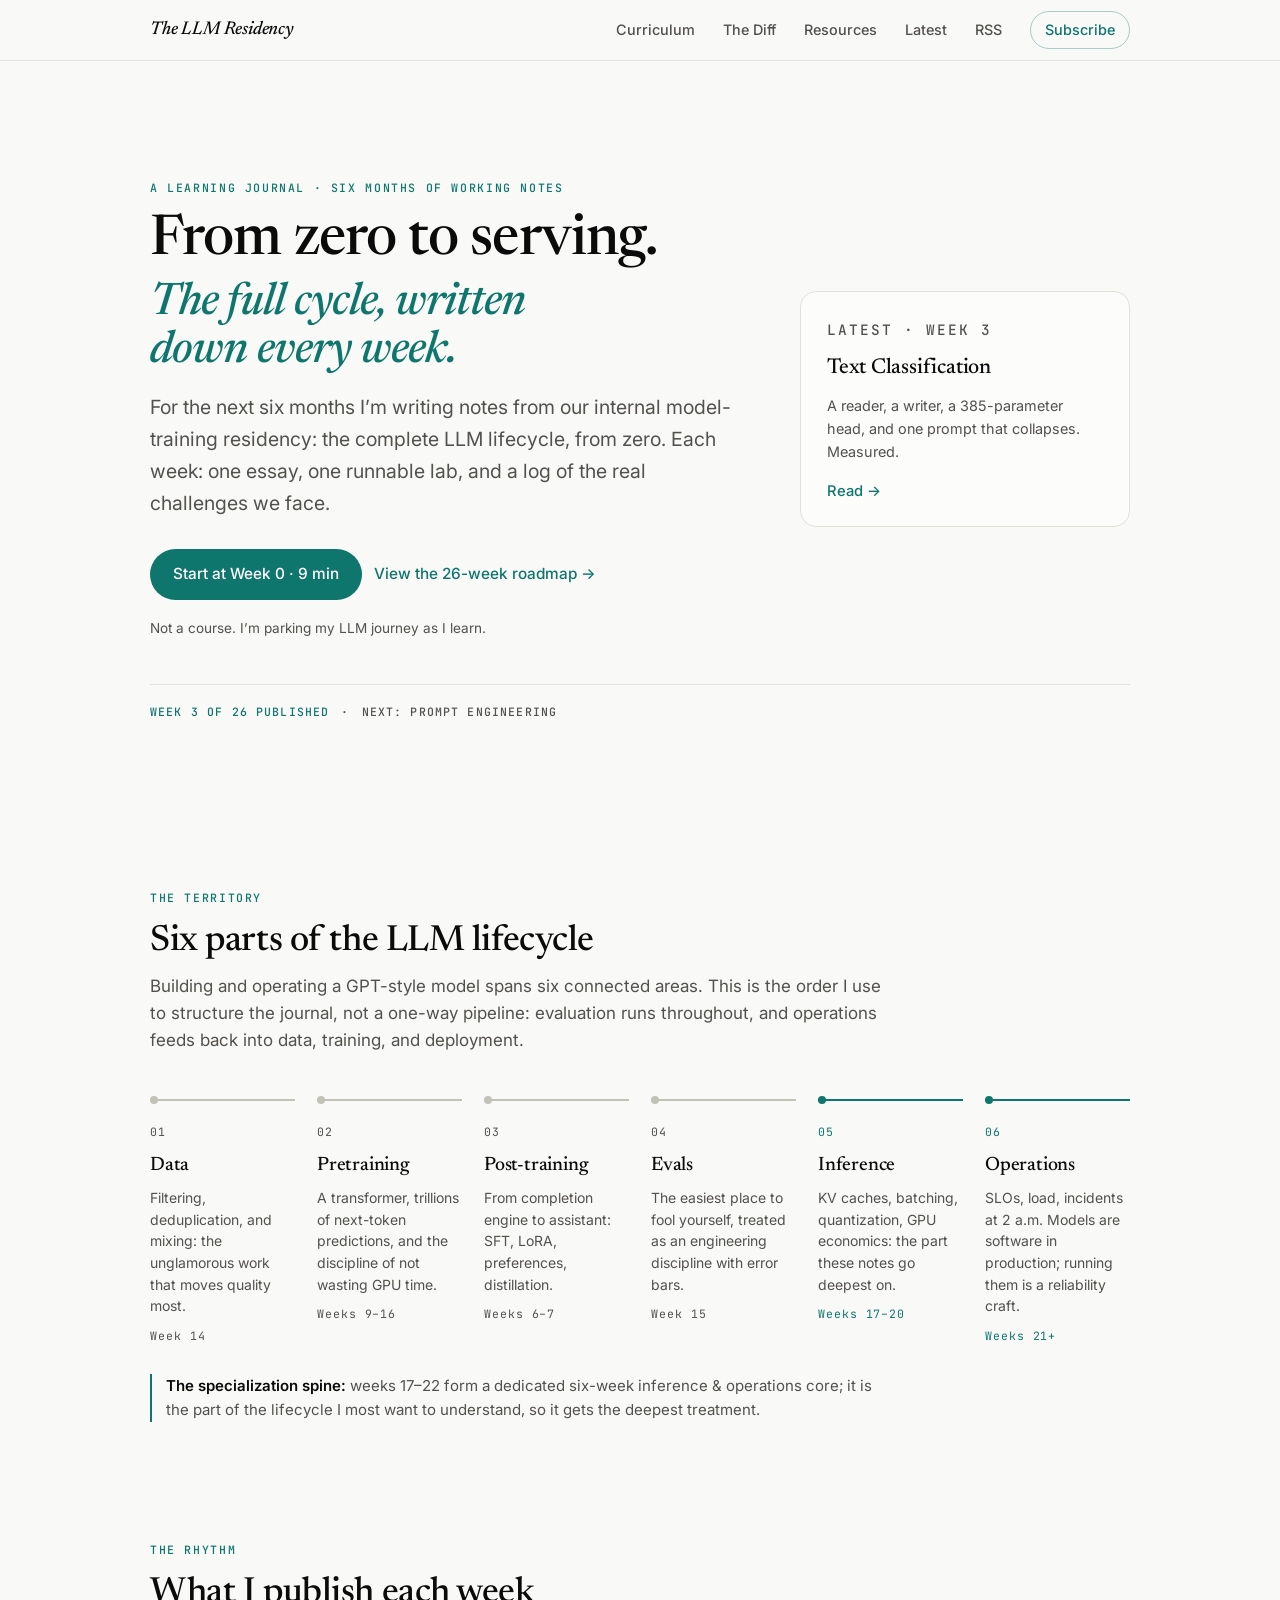
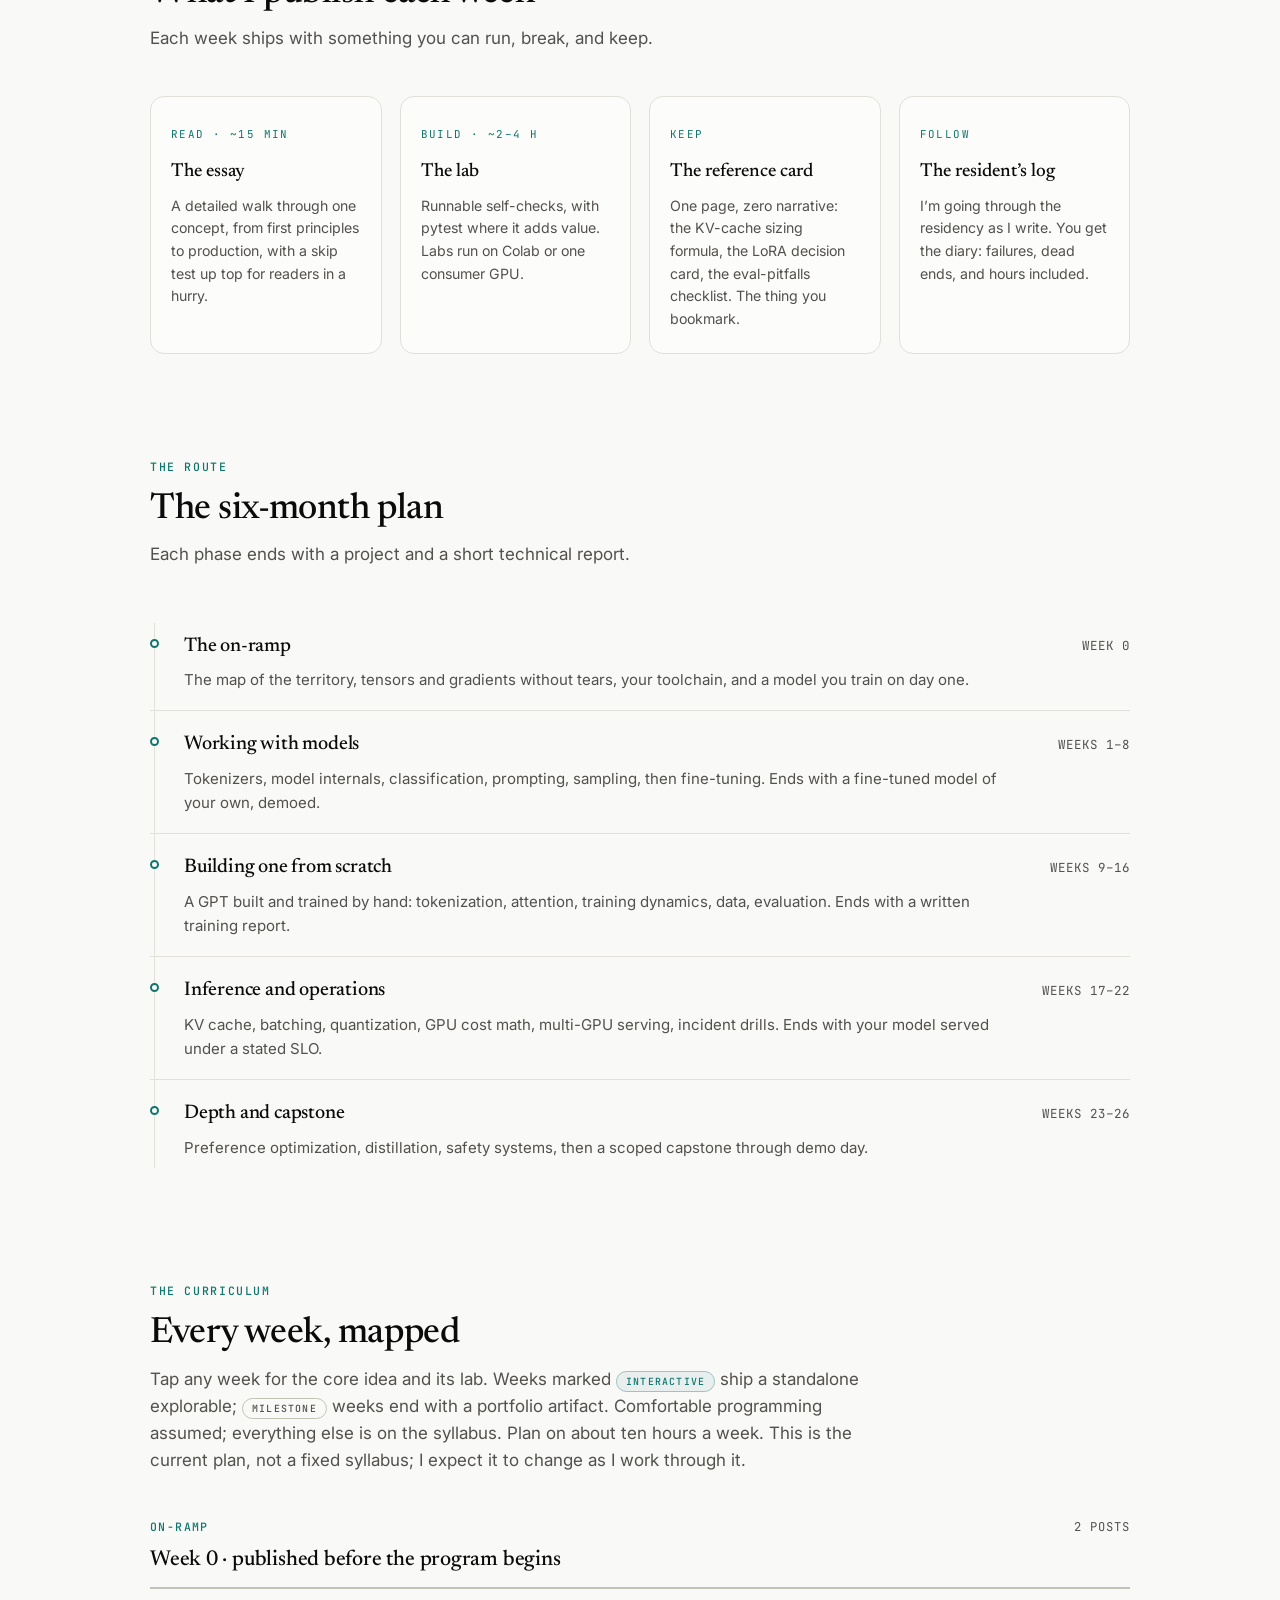
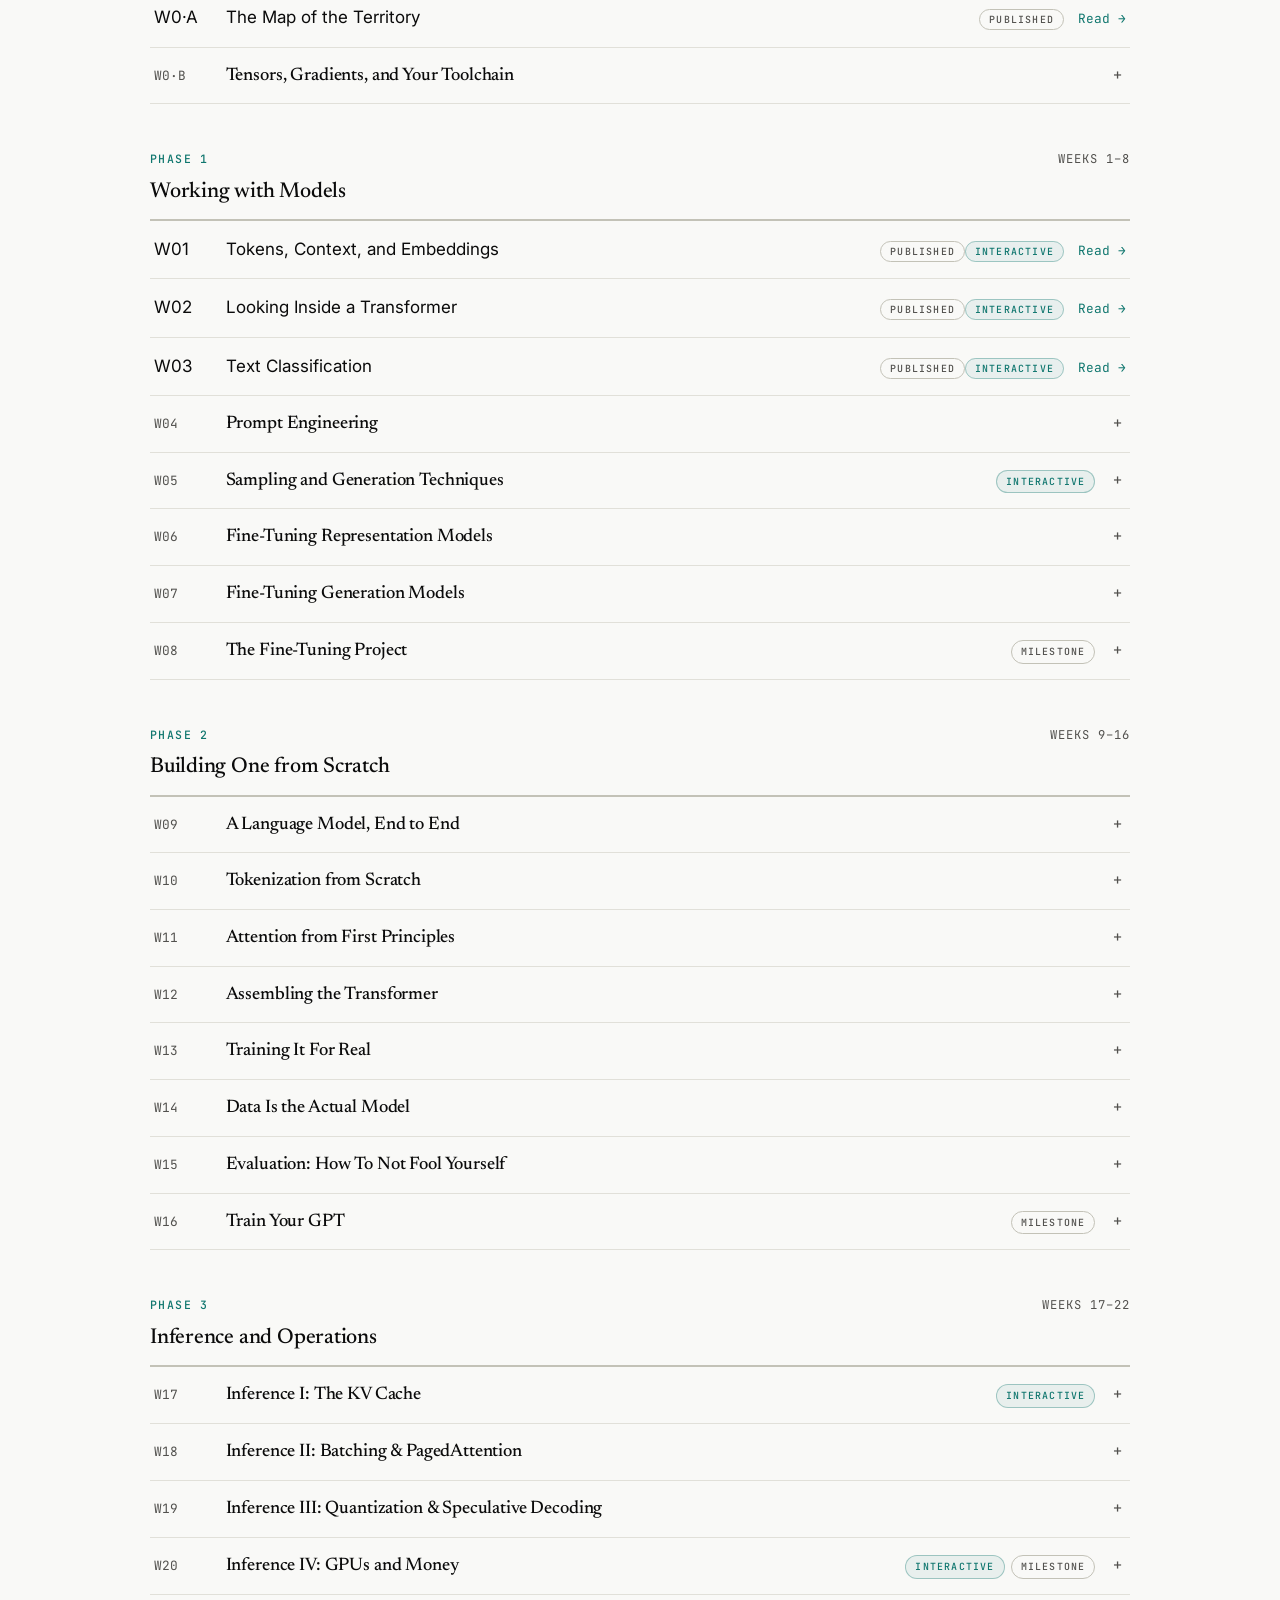
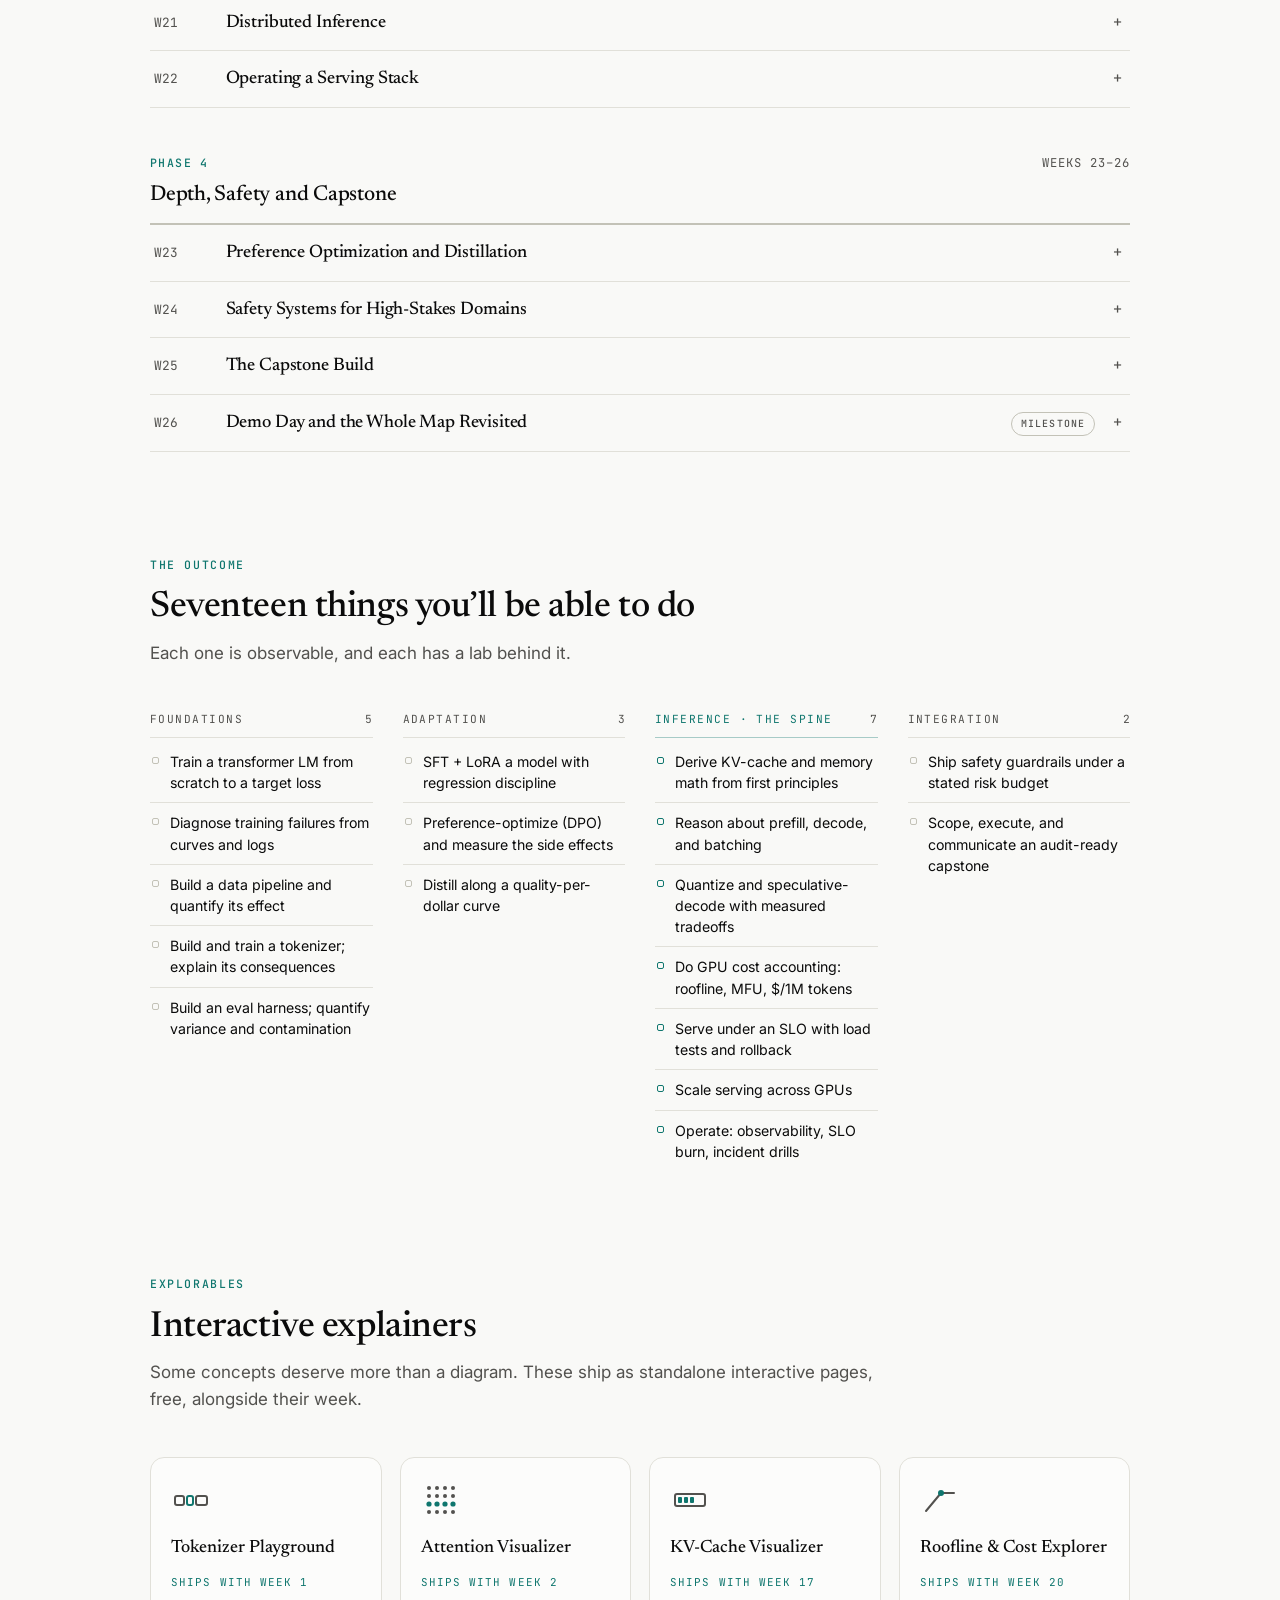
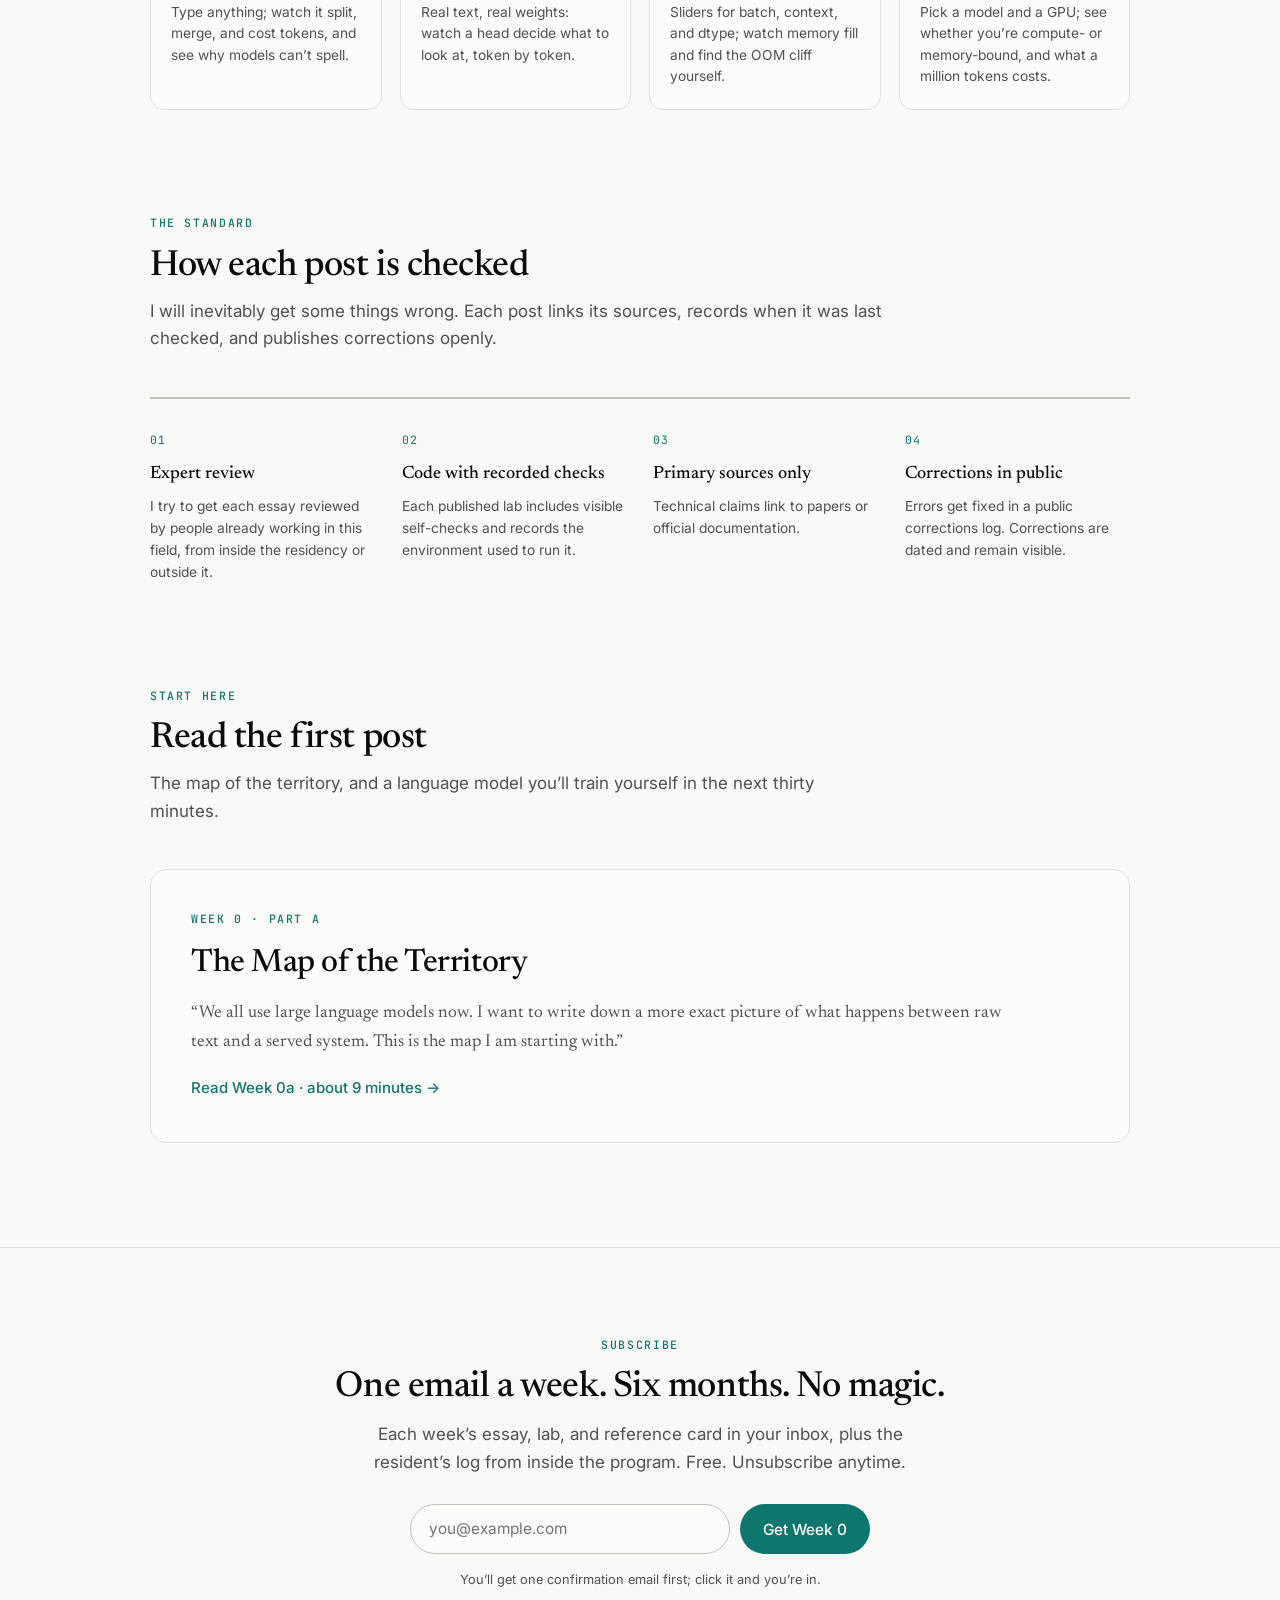
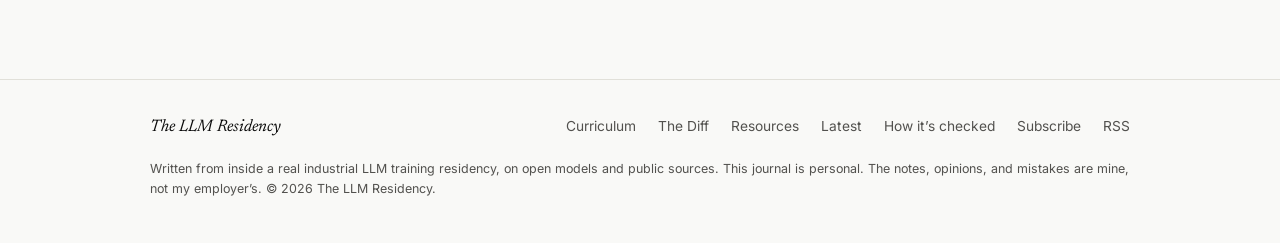
<file: index.html>
<!DOCTYPE html>
<html lang="en">
<head>
<meta charset="utf-8">
<meta name="viewport" content="width=device-width, initial-scale=1">
<title>The LLM Residency: from zero to serving, written down every week</title>
<meta name="description" content="Notes from inside an LLM model-training residency. The full cycle from zero: training, fine-tuning, evals, then deepest in inference, serving, and optimization. One essay, one lab, one log, every week.">
<meta property="og:title" content="The LLM Residency">
<meta property="og:description" content="LLM Model Training Residency: from zero to serving. The full cycle, written down every week. Essays, runnable labs, build logs.">
<meta property="og:type" content="website">
<meta name="theme-color" media="(prefers-color-scheme: light)" content="#f9f9f7">
<meta name="theme-color" media="(prefers-color-scheme: dark)" content="#0d0d0d">
<link rel="icon" href="data:image/svg+xml,%3Csvg xmlns='http://www.w3.org/2000/svg' viewBox='0 0 32 32'%3E%3Crect width='32' height='32' rx='7' fill='%230f766e'/%3E%3Ccircle cx='16' cy='16' r='5.5' fill='%23f9f9f7'/%3E%3C/svg%3E">
<link rel="alternate" type="application/atom+xml" title="The LLM Residency" href="feed.xml">
<link rel="preconnect" href="https://fonts.googleapis.com">
<link rel="preconnect" href="https://fonts.gstatic.com" crossorigin>
<link href="https://fonts.googleapis.com/css2?family=Newsreader:ital,opsz,wght@0,6..72,400..700;1,6..72,400..700&family=Inter:wght@400;500;600&family=JetBrains+Mono:wght@400;500&display=swap" rel="stylesheet">
<link rel="stylesheet" href="styles.css?v=6">
</head>
<body>
<a class="skip-link" href="#main">Skip to content</a>

<header class="site-header">
  <div class="container">
    <a class="wordmark" href="index.html">The LLM Residency</a>
    <nav class="site-nav" aria-label="Site">
      <a href="#curriculum">Curriculum</a>
      <a href="diff.html" class="nav-hide-m">The Diff</a>
      <a href="resources.html" class="nav-hide-m">Resources</a>
      <a href="week03.html" class="nav-hide-m">Latest</a>
      <a href="feed.xml" class="nav-hide-m">RSS</a>
      <a href="#subscribe" class="nav-cta">Subscribe</a>
    </nav>
  </div>
</header>

<main id="main">

  <!-- ================= HERO ================= -->
  <section class="hero">
    <div class="container">
      <div class="hero-grid">
        <div class="hero-copy">
          <p class="kicker">A learning journal · six months of working notes</p>
          <h1>From zero to serving. <em>The full cycle, written down every&nbsp;week.</em></h1>
          <p class="dek">
            For the next six months I’m writing notes from our internal model-training residency: the
            complete LLM lifecycle, from zero. Each week: one essay, one runnable lab, and a log of the
            real challenges we face.
          </p>
          <div class="cta-row">
            <a class="btn btn-primary" href="week00a.html">Start at Week 0 · 9 min</a>
            <a class="link-arrow" href="#curriculum">View the 26-week roadmap →</a>
          </div>
          <p class="hero-note">Not a course. I’m parking my LLM journey as I learn.</p>
        </div>
        <a class="hero-latest" href="week03.html" aria-label="Latest entry: Text Classification">
          <p class="kicker">Latest · Week 3</p>
          <h2>Text Classification</h2>
          <p>A reader, a writer, a 385-parameter head, and one prompt that collapses. Measured.</p>
          <span class="read">Read →</span>
        </a>
      </div>

      <p class="progress"><span class="now">Week 3 of 26 published</span><span aria-hidden="true">·</span><span>Next: Prompt Engineering</span></p>
    </div>
  </section>

  <!-- ================= PIPELINE ================= -->
  <section class="section" id="pipeline" aria-labelledby="pipeline-title">
    <div class="container">
      <p class="kicker">The territory</p>
      <h2 class="section-title" id="pipeline-title">Six parts of the LLM lifecycle</h2>
      <p class="section-dek">
        Building and operating a GPT-style model spans six connected areas. This is the order I use to
        structure the journal, not a one-way pipeline: evaluation runs throughout, and operations feeds back
        into data, training, and deployment.
      </p>

      <div class="pipeline">
        <div class="stage">
          <span class="idx">01</span>
          <h3>Data</h3>
          <p>Filtering, deduplication, and mixing: the unglamorous work that moves quality most.</p>
          <span class="weeks">Week 14</span>
        </div>
        <div class="stage">
          <span class="idx">02</span>
          <h3>Pretraining</h3>
          <p>A transformer, trillions of next-token predictions, and the discipline of not wasting GPU time.</p>
          <span class="weeks">Weeks 9–16</span>
        </div>
        <div class="stage">
          <span class="idx">03</span>
          <h3>Post-training</h3>
          <p>From completion engine to assistant: SFT, LoRA, preferences, distillation.</p>
          <span class="weeks">Weeks 6–7</span>
        </div>
        <div class="stage">
          <span class="idx">04</span>
          <h3>Evals</h3>
          <p>The easiest place to fool yourself, treated as an engineering discipline with error bars.</p>
          <span class="weeks">Week 15</span>
        </div>
        <div class="stage is-core">
          <span class="idx">05</span>
          <h3>Inference</h3>
          <p>KV caches, batching, quantization, GPU economics: the part these notes go deepest on.</p>
          <span class="weeks">Weeks 17–20</span>
        </div>
        <div class="stage is-core">
          <span class="idx">06</span>
          <h3>Operations</h3>
          <p>SLOs, load, incidents at 2 a.m. Models are software in production; running them is a reliability craft.</p>
          <span class="weeks">Weeks 21+</span>
        </div>
      </div>

      <p class="pipeline-caption">
        <strong>The specialization spine:</strong> weeks 17–22 form a dedicated six-week inference &amp;
        operations core; it is the part of the lifecycle I most want to understand, so it gets the deepest treatment.
      </p>
    </div>
  </section>

  <!-- ================= WEEKLY ARTIFACTS ================= -->
  <section class="section" id="weekly" aria-labelledby="weekly-title">
    <div class="container">
      <p class="kicker">The rhythm</p>
      <h2 class="section-title" id="weekly-title">What I publish each week</h2>
      <p class="section-dek">Each week ships with something you can run, break, and keep.</p>

      <div class="artifact-grid">
        <div class="artifact">
          <span class="tag">Read · ~15 min</span>
          <h3>The essay</h3>
          <p>A detailed walk through one concept, from first principles to production, with a skip test up top for readers in a hurry.</p>
        </div>
        <div class="artifact">
          <span class="tag">Build · ~2–4 h</span>
          <h3>The lab</h3>
          <p>Runnable self-checks, with pytest where it adds value. Labs run on Colab or one consumer GPU.</p>
        </div>
        <div class="artifact">
          <span class="tag">Keep</span>
          <h3>The reference card</h3>
          <p>One page, zero narrative: the KV-cache sizing formula, the LoRA decision card, the eval-pitfalls checklist. The thing you bookmark.</p>
        </div>
        <div class="artifact">
          <span class="tag">Follow</span>
          <h3>The resident’s log</h3>
          <p>I’m going through the residency as I write. You get the diary: failures, dead ends, and hours included.</p>
        </div>
      </div>
    </div>
  </section>

  <!-- ================= ROUTE ================= -->
  <section class="section" id="route" aria-labelledby="route-title">
    <div class="container">
      <p class="kicker">The route</p>
      <h2 class="section-title" id="route-title">The six-month plan</h2>
      <p class="section-dek">Each phase ends with a project and a short technical report.</p>

      <div class="route">
        <div class="route-row">
          <h3>The on-ramp</h3>
          <span class="weeks">WEEK 0</span>
          <p>The map of the territory, tensors and gradients without tears, your toolchain, and a model you train on day one.</p>
        </div>
        <div class="route-row">
          <h3>Working with models</h3>
          <span class="weeks">WEEKS 1–8</span>
          <p>Tokenizers, model internals, classification, prompting, sampling, then fine-tuning. Ends with a fine-tuned model of your own, demoed.</p>
        </div>
        <div class="route-row">
          <h3>Building one from scratch</h3>
          <span class="weeks">WEEKS 9–16</span>
          <p>A GPT built and trained by hand: tokenization, attention, training dynamics, data, evaluation. Ends with a written training report.</p>
        </div>
        <div class="route-row">
          <h3>Inference and operations</h3>
          <span class="weeks">WEEKS 17–22</span>
          <p>KV cache, batching, quantization, GPU cost math, multi-GPU serving, incident drills. Ends with your model served under a stated SLO.</p>
        </div>
        <div class="route-row">
          <h3>Depth and capstone</h3>
          <span class="weeks">WEEKS 23–26</span>
          <p>Preference optimization, distillation, safety systems, then a scoped capstone through demo day.</p>
        </div>
      </div>
    </div>
  </section>

  <!-- ================= CURRICULUM ================= -->
  <section class="section" id="curriculum" aria-labelledby="curriculum-title">
    <div class="container">
      <p class="kicker">The curriculum</p>
      <h2 class="section-title" id="curriculum-title">Every week, mapped</h2>
      <p class="section-dek">Tap any week for the core idea and its lab. Weeks marked <span class="chip chip-int">interactive</span> ship a standalone explorable; <span class="chip chip-mile">milestone</span> weeks end with a portfolio artifact. Comfortable programming assumed; everything else is on the syllabus. Plan on about ten hours a week. This is the current plan, not a fixed syllabus; I expect it to change as I work through it.</p>

      <!-- ---- Week 0 ---- -->
      <div class="phase">
        <div class="phase-head">
          <h3><span class="phase-label">On-ramp</span>Week 0 · published before the program begins</h3>
          <span class="weeks">2 POSTS</span>
        </div>

        <a class="week-link" href="week00a.html">
          <span class="no">W0·A</span>
          <span class="t">The Map of the Territory</span>
          <span class="chips"><span class="chip chip-mile">published</span></span>
          <span class="go">Read →</span>
        </a>

        <details class="week">
          <summary>
            <span class="no">W0·B</span>
            <span class="t">Tensors, Gradients, and Your Toolchain</span>
            <span class="chips"></span>
          </summary>
          <div class="body">
            <p class="aha">Most early bugs are tensor-shape bugs, and a derivative is a sensitivity measure.</p>
            <p class="lab"><strong>LAB</strong> · Ten shape-bug fixes, then build micrograd-lite: a working autograd engine in ~100 lines.</p>
          </div>
        </details>
      </div>

      <!-- ---- Phase 1 ---- -->
      <div class="phase">
        <div class="phase-head">
          <h3><span class="phase-label">Phase 1</span>Working with Models</h3>
          <span class="weeks">WEEKS 1–8</span>
        </div>

        <a class="week-link" href="week01.html">
          <span class="no">W01</span>
          <span class="t">Tokens, Context, and Embeddings</span>
          <span class="chips"><span class="chip chip-mile">published</span><span class="chip chip-int">interactive</span></span>
          <span class="go">Read →</span>
        </a>
        <a class="week-link" href="week02.html">
          <span class="no">W02</span>
          <span class="t">Looking Inside a Transformer</span>
          <span class="chips"><span class="chip chip-mile">published</span><span class="chip chip-int">interactive</span></span>
          <span class="go">Read →</span>
        </a>
        <a class="week-link" href="week03.html">
          <span class="no">W03</span>
          <span class="t">Text Classification</span>
          <span class="chips"><span class="chip chip-mile">published</span><span class="chip chip-int">interactive</span></span>
          <span class="go">Read →</span>
        </a>
        <details class="week">
          <summary><span class="no">W04</span><span class="t">Prompt Engineering</span><span class="chips"></span></summary>
          <div class="body">
            <p class="aha">Structure, examples, and constraints move accuracy more than clever wording.</p>
            <p class="lab"><strong>LAB</strong> · Build a small eval set and measure prompt variants against it instead of eyeballing.</p>
          </div>
        </details>
        <details class="week">
          <summary><span class="no">W05</span><span class="t">Sampling and Generation Techniques</span><span class="chips"><span class="chip chip-int">interactive</span></span></summary>
          <div class="body">
            <p class="aha">Temperature, top-k, and top-p reshape the same distribution you watched in Week 0.</p>
            <p class="lab"><strong>LAB</strong> · Add sampling controls to the Week 0 sampler; measure diversity against coherence.</p>
          </div>
        </details>
        <details class="week">
          <summary><span class="no">W06</span><span class="t">Fine-Tuning Representation Models</span><span class="chips"></span></summary>
          <div class="body">
            <p class="aha">A small labeled set plus a pretrained encoder beats training from nothing.</p>
            <p class="lab"><strong>LAB</strong> · Fine-tune an encoder for classification; track what improves and what regresses.</p>
          </div>
        </details>
        <details class="week">
          <summary><span class="no">W07</span><span class="t">Fine-Tuning Generation Models</span><span class="chips"></span></summary>
          <div class="body">
            <p class="aha">Fine-tuning lives in a low-rank subspace; one rented GPU is enough to matter.</p>
            <p class="lab"><strong>LAB</strong> · SFT, then LoRA, on an open model; get the chat template right; measure with a held-out set.</p>
          </div>
        </details>
        <details class="week">
          <summary><span class="no">W08</span><span class="t">The Fine-Tuning Project</span><span class="chips"><span class="chip chip-mile">milestone</span></span></summary>
          <div class="body">
            <p class="aha">One adapted model, shipped end to end.</p>
            <p class="lab"><strong>LAB</strong> · <strong>MILESTONE</strong> · a fine-tuned model with a written report: data, method, evals, and cost.</p>
          </div>
        </details>
      </div>

      <!-- ---- Phase 2 ---- -->
      <div class="phase">
        <div class="phase-head">
          <h3><span class="phase-label">Phase 2</span>Building One from Scratch</h3>
          <span class="weeks">WEEKS 9–16</span>
        </div>

        <details class="week">
          <summary><span class="no">W09</span><span class="t">A Language Model, End to End</span><span class="chips"></span></summary>
          <div class="body">
            <p class="aha">A language model predicts the next token; cross-entropy measures how surprised it was.</p>
            <p class="lab"><strong>LAB</strong> · Count-based bigram → neural bigram → MLP, with held-out evaluation from day one.</p>
          </div>
        </details>
        <details class="week">
          <summary><span class="no">W10</span><span class="t">Tokenization from Scratch</span><span class="chips"></span></summary>
          <div class="body">
            <p class="aha">Many LLM quirks trace back to tokenization: arithmetic, spelling, multilingual cost.</p>
            <p class="lab"><strong>LAB</strong> · Build BPE from scratch and train it on a real corpus.</p>
          </div>
        </details>
        <details class="week">
          <summary><span class="no">W11</span><span class="t">Attention from First Principles</span><span class="chips"></span></summary>
          <div class="body">
            <p class="aha">The whole mechanism is a few matrix multiplications you can write yourself.</p>
            <p class="lab"><strong>LAB</strong> · One causal head from scratch; check its output against the framework's.</p>
          </div>
        </details>
        <details class="week">
          <summary><span class="no">W12</span><span class="t">Assembling the Transformer</span><span class="chips"></span></summary>
          <div class="body">
            <p class="aha">The residual stream is a shared bus; every block reads it, modifies it, writes it back.</p>
            <p class="lab"><strong>LAB</strong> · Head → block → GPT-2-small shape; RoPE vs learned positions; count the parameters by hand.</p>
          </div>
        </details>
        <details class="week">
          <summary><span class="no">W13</span><span class="t">Training It For Real</span><span class="chips"></span></summary>
          <div class="body">
            <p class="aha">Loss curves are dashboards; most training failures have recognizable signatures.</p>
            <p class="lab"><strong>LAB</strong> · Train on TinyStories; find four planted bugs from the curves alone; GPU memory accounting: estimate first, then measure.</p>
          </div>
        </details>
        <details class="week">
          <summary><span class="no">W14</span><span class="t">Data Is the Actual Model</span><span class="chips"></span></summary>
          <div class="body">
            <p class="aha">Filtering, deduplication, and dataset mixture can materially change model quality.</p>
            <p class="lab"><strong>LAB</strong> · Build a mini pipeline; measure exactly what dirty data does to your Week-13 model.</p>
          </div>
        </details>
        <details class="week">
          <summary><span class="no">W15</span><span class="t">Evaluation: How To Not Fool Yourself</span><span class="chips"></span></summary>
          <div class="body">
            <p class="aha">Benchmark items can contaminate training data, and scores depend on the dataset, prompt, sampling, and judge.</p>
            <p class="lab"><strong>LAB</strong> · Build the eval harness used for the rest of the residency; create held-out data, repeat stochastic measurements, and report uncertainty.</p>
          </div>
        </details>
        <details class="week">
          <summary><span class="no">W16</span><span class="t">Train Your GPT</span><span class="chips"><span class="chip chip-mile">milestone</span></span></summary>
          <div class="body">
            <p class="aha">The whole phase composes into one training run.</p>
            <p class="lab"><strong>LAB</strong> · <strong>MILESTONE</strong> · a small GPT trained end to end, with a training report: curves, samples, evals, and cost.</p>
          </div>
        </details>
      </div>

      <!-- ---- Phase 3 ---- -->
      <div class="phase">
        <div class="phase-head">
          <h3><span class="phase-label">Phase 3</span>Inference and Operations</h3>
          <span class="weeks">WEEKS 17–22</span>
        </div>

        <details class="week">
          <summary><span class="no">W17</span><span class="t">Inference I: The KV Cache</span><span class="chips"><span class="chip chip-int">interactive</span></span></summary>
          <div class="body">
            <p class="aha">During decoding, memory bandwidth limits throughput more than arithmetic does.</p>
            <p class="lab"><strong>LAB</strong> · Derive the KV-cache sizing formula; verify it against measurement within 5%; find the OOM cliff. Ships with the KV-Cache Visualizer.</p>
          </div>
        </details>
        <details class="week">
          <summary><span class="no">W18</span><span class="t">Inference II: Batching &amp; PagedAttention</span><span class="chips"></span></summary>
          <div class="body">
            <p class="aha">Throughput comes from batching; PagedAttention manages KV memory the way an OS manages virtual memory.</p>
            <p class="lab"><strong>LAB</strong> · vLLM vs a naive generation loop: TTFT, ITL, and throughput under real load.</p>
          </div>
        </details>
        <details class="week">
          <summary><span class="no">W19</span><span class="t">Inference III: Quantization &amp; Speculative Decoding</span><span class="chips"></span></summary>
          <div class="body">
            <p class="aha">Compare quantization and speculative decoding by quality, latency, memory, and cost.</p>
            <p class="lab"><strong>LAB</strong> · Quantize weights and KV (int8 / int4 / FP8); add a draft model; measure everything.</p>
          </div>
        </details>
        <details class="week">
          <summary><span class="no">W20</span><span class="t">Inference IV: GPUs and Money</span><span class="chips"><span class="chip chip-int">interactive</span> <span class="chip chip-mile">milestone</span></span></summary>
          <div class="body">
            <p class="aha">Roofline thinking: know whether you're compute-bound or memory-bound before you optimize.</p>
            <p class="lab"><strong>LAB</strong> · GPU anatomy, MFU, dollars-per-million-tokens. <strong>MILESTONE</strong> · your fine-tuned model, served under a stated SLO, with the cost / latency / quality report. Ships with the Roofline &amp; Cost Explorer.</p>
          </div>
        </details>
        <details class="week">
          <summary><span class="no">W21</span><span class="t">Distributed Inference</span><span class="chips"></span></summary>
          <div class="body">
            <p class="aha">Work out when one GPU is no longer enough, then split the model across several.</p>
            <p class="lab"><strong>LAB</strong> · Tensor-parallel serving on two GPUs; disaggregated prefill/decode; routing.</p>
          </div>
        </details>
        <details class="week">
          <summary><span class="no">W22</span><span class="t">Operating a Serving Stack</span><span class="chips"></span></summary>
          <div class="body">
            <p class="aha">Serving is an SRE problem: SLOs, saturation, and practice drills.</p>
            <p class="lab"><strong>LAB</strong> · Dashboards, a load test, and three incident drills: OOM, cache thrash, silent regression.</p>
          </div>
        </details>
      </div>

      <!-- ---- Phase 4 ---- -->
      <div class="phase">
        <div class="phase-head">
          <h3><span class="phase-label">Phase 4</span>Depth, Safety and Capstone</h3>
          <span class="weeks">WEEKS 23–26</span>
        </div>

        <details class="week">
          <summary><span class="no">W23</span><span class="t">Preference Optimization and Distillation</span><span class="chips"></span></summary>
          <div class="body">
            <p class="aha">RLHF is a multi-stage pipeline; DPO gives most of the benefit with far less machinery.</p>
            <p class="lab"><strong>LAB</strong> · DPO on public preference data, then distill the result into a smaller model; measure the gap.</p>
          </div>
        </details>
        <details class="week">
          <summary><span class="no">W24</span><span class="t">Safety Systems for High-Stakes Domains</span><span class="chips"></span></summary>
          <div class="body">
            <p class="aha">Guardrails are classifiers with risk budgets.</p>
            <p class="lab"><strong>LAB</strong> · Build a guardrail classifier; defend its false-positive / false-negative tradeoff.</p>
          </div>
        </details>
        <details class="week">
          <summary><span class="no">W25</span><span class="t">The Capstone Build</span><span class="chips"></span></summary>
          <div class="body">
            <p class="aha">Hypotheses, runs, failed approaches, ablations, and compute cost, written down.</p>
            <p class="lab"><strong>LAB</strong> · Scope with a baseline, budget, and stopping criteria; build; keep the log.</p>
          </div>
        </details>
        <details class="week">
          <summary><span class="no">W26</span><span class="t">Demo Day and the Whole Map Revisited</span><span class="chips"><span class="chip chip-mile">milestone</span></span></summary>
          <div class="body">
            <p class="aha">Revisit the earlier papers and decide what to study next.</p>
            <p class="lab"><strong>LAB</strong> · <strong>MILESTONE</strong> · the capstone, demoed, plus a self-audit against all seventeen competencies.</p>
          </div>
        </details>
      </div>
    </div>
  </section>

  <!-- ================= COMPETENCIES ================= -->
  <section class="section" id="competencies" aria-labelledby="comp-title">
    <div class="container">
      <p class="kicker">The outcome</p>
      <h2 class="section-title" id="comp-title">Seventeen things you’ll be able to do</h2>
      <p class="section-dek">Each one is observable, and each has a lab behind it.</p>

      <div class="comp-grid">
        <div class="comp-col">
          <div class="comp-label"><span>Foundations</span><span class="count">5</span></div>
          <ul>
            <li>Train a transformer LM from scratch to a target loss</li>
            <li>Diagnose training failures from curves and logs</li>
            <li>Build a data pipeline and quantify its effect</li>
            <li>Build and train a tokenizer; explain its consequences</li>
            <li>Build an eval harness; quantify variance and contamination</li>
          </ul>
        </div>
        <div class="comp-col">
          <div class="comp-label"><span>Adaptation</span><span class="count">3</span></div>
          <ul>
            <li>SFT + LoRA a model with regression discipline</li>
            <li>Preference-optimize (DPO) and measure the side effects</li>
            <li>Distill along a quality-per-dollar curve</li>
          </ul>
        </div>
        <div class="comp-col is-core">
          <div class="comp-label"><span>Inference · the spine</span><span class="count">7</span></div>
          <ul>
            <li>Derive KV-cache and memory math from first principles</li>
            <li>Reason about prefill, decode, and batching</li>
            <li>Quantize and speculative-decode with measured tradeoffs</li>
            <li>Do GPU cost accounting: roofline, MFU, $/1M tokens</li>
            <li>Serve under an SLO with load tests and rollback</li>
            <li>Scale serving across GPUs</li>
            <li>Operate: observability, SLO burn, incident drills</li>
          </ul>
        </div>
        <div class="comp-col">
          <div class="comp-label"><span>Integration</span><span class="count">2</span></div>
          <ul>
            <li>Ship safety guardrails under a stated risk budget</li>
            <li>Scope, execute, and communicate an audit-ready capstone</li>
          </ul>
        </div>
      </div>
    </div>
  </section>

  <!-- ================= INTERACTIVES ================= -->
  <section class="section" id="interactives" aria-labelledby="inter-title">
    <div class="container">
      <p class="kicker">Explorables</p>
      <h2 class="section-title" id="inter-title">Interactive explainers</h2>
      <p class="section-dek">Some concepts deserve more than a diagram. These ship as standalone interactive pages, free, alongside their week.</p>

      <div class="inter-grid">
        <div class="inter">
          <svg class="glyph" width="40" height="40" viewBox="0 0 40 40" fill="none" aria-hidden="true" focusable="false">
            <rect x="4"  y="16" width="9"  height="9" rx="2" stroke="currentColor" stroke-width="2"/>
            <rect x="16" y="16" width="6"  height="9" rx="2" stroke="currentColor" stroke-width="2" class="hl"/>
            <rect x="25" y="16" width="11" height="9" rx="2" stroke="currentColor" stroke-width="2"/>
          </svg>
          <h3>Tokenizer Playground</h3>
          <span class="wk">SHIPS WITH WEEK 1</span>
          <p>Type anything; watch it split, merge, and cost tokens, and see why models can’t spell.</p>
        </div>
        <div class="inter">
          <svg class="glyph" width="40" height="40" viewBox="0 0 40 40" fill="none" aria-hidden="true" focusable="false">
            <g fill="currentColor">
              <circle cx="8" cy="8" r="2"/><circle cx="16" cy="8" r="2"/><circle cx="24" cy="8" r="2"/><circle cx="32" cy="8" r="2"/>
              <circle cx="8" cy="16" r="2"/><circle cx="16" cy="16" r="2"/><circle cx="24" cy="16" r="2"/><circle cx="32" cy="16" r="2"/>
              <circle cx="8" cy="32" r="2"/><circle cx="16" cy="32" r="2"/><circle cx="24" cy="32" r="2"/><circle cx="32" cy="32" r="2"/>
            </g>
            <g fill="currentColor" class="hl">
              <circle cx="8" cy="24" r="2.6"/><circle cx="16" cy="24" r="2.6"/><circle cx="24" cy="24" r="2.6"/><circle cx="32" cy="24" r="2.6"/>
            </g>
          </svg>
          <h3>Attention Visualizer</h3>
          <span class="wk">SHIPS WITH WEEK 2</span>
          <p>Real text, real weights: watch a head decide what to look at, token by token.</p>
        </div>
        <div class="inter">
          <svg class="glyph" width="40" height="40" viewBox="0 0 40 40" fill="none" aria-hidden="true" focusable="false">
            <rect x="5" y="14" width="30" height="12" rx="2" stroke="currentColor" stroke-width="2"/>
            <g fill="currentColor" class="hl">
              <rect x="8" y="17" width="4" height="6" rx="1"/>
              <rect x="14" y="17" width="4" height="6" rx="1"/>
              <rect x="20" y="17" width="4" height="6" rx="1"/>
            </g>
          </svg>
          <h3>KV-Cache Visualizer</h3>
          <span class="wk">SHIPS WITH WEEK 17</span>
          <p>Sliders for batch, context, and dtype; watch memory fill and find the OOM cliff yourself.</p>
        </div>
        <div class="inter">
          <svg class="glyph" width="40" height="40" viewBox="0 0 40 40" fill="none" aria-hidden="true" focusable="false">
            <polyline points="6,31 21,13 34,13" stroke="currentColor" stroke-width="2" stroke-linecap="round" stroke-linejoin="round"/>
            <circle cx="21" cy="13" r="3" fill="currentColor" class="hl"/>
          </svg>
          <h3>Roofline &amp; Cost Explorer</h3>
          <span class="wk">SHIPS WITH WEEK 20</span>
          <p>Pick a model and a GPU; see whether you’re compute- or memory-bound, and what a million tokens costs.</p>
        </div>
      </div>
    </div>
  </section>

  <!-- ================= METHOD / STANDARD ================= -->
  <section class="section" id="method" aria-labelledby="method-title">
    <div class="container">
      <p class="kicker">The standard</p>
      <h2 class="section-title" id="method-title">How each post is checked</h2>
      <p class="section-dek">I will inevitably get some things wrong. Each post links its sources, records when it was last checked, and publishes corrections openly.</p>

      <div class="standard">
        <div class="item">
          <span class="n">01</span>
          <h3>Expert review</h3>
          <p>I try to get each essay reviewed by people already working in this field, from inside the residency or outside it.</p>
        </div>
        <div class="item">
          <span class="n">02</span>
          <h3>Code with recorded checks</h3>
          <p>Each published lab includes visible self-checks and records the environment used to run it.</p>
        </div>
        <div class="item">
          <span class="n">03</span>
          <h3>Primary sources only</h3>
          <p>Technical claims link to papers or official documentation.</p>
        </div>
        <div class="item">
          <span class="n">04</span>
          <h3>Corrections in public</h3>
          <p>Errors get fixed in a public corrections log. Corrections are dated and remain visible.</p>
        </div>
      </div>
    </div>
  </section>

  <!-- ================= SAMPLE ================= -->
  <section class="section" id="sample" aria-labelledby="sample-title">
    <div class="container">
      <p class="kicker">Start here</p>
      <h2 class="section-title" id="sample-title">Read the first post</h2>
      <p class="section-dek">The map of the territory, and a language model you’ll train yourself in the next thirty minutes.</p>

      <a class="sample-card" href="week00a.html">
        <p class="kicker">Week 0 · Part A</p>
        <h3>The Map of the Territory</h3>
        <p class="excerpt">“We all use large language models now. I want to write down a more exact picture of
        what happens between raw text and a served system. This is the map I am starting with.”</p>
        <span class="read">Read Week 0a · about 9 minutes →</span>
      </a>
    </div>
  </section>

  <!-- ================= SUBSCRIBE ================= -->
  <section class="subscribe" id="subscribe" aria-labelledby="subscribe-title">
    <div class="container">
      <p class="kicker">Subscribe</p>
      <h2 class="section-title" id="subscribe-title">One email a week. Six months. No magic.</h2>
      <p class="sub-dek">Each week’s essay, lab, and reference card in your inbox, plus the resident’s log from inside the program. Free. Unsubscribe anytime.</p>

      <form class="sub-form" action="https://buttondown.com/api/emails/embed-subscribe/airre" method="post">
        <label class="skip-link" for="sub-email">Email address</label>
        <input id="sub-email" name="email" type="email" required autocomplete="email" placeholder="you@example.com">
        <button class="btn btn-primary" type="submit">Get Week 0</button>
      </form>
      <p class="sub-note">You’ll get one confirmation email first; click it and you’re in.</p>
    </div>
  </section>

</main>

<footer class="site-footer">
  <div class="container">
    <span class="fm">The LLM Residency</span>
    <nav aria-label="Footer">
      <a href="#curriculum">Curriculum</a>
      <a href="diff.html">The Diff</a>
      <a href="resources.html">Resources</a>
      <a href="week03.html">Latest</a>
      <a href="#method">How it’s checked</a>
      <a href="#subscribe">Subscribe</a>
      <a href="feed.xml">RSS</a>
    </nav>
    <p class="fine">Written from inside a real industrial LLM training residency, on open models and public sources.
    This journal is personal. The notes, opinions, and mistakes are mine, not my employer’s.
    © 2026 The LLM Residency.</p>
  </div>
</footer>

</body>
</html>
</file>
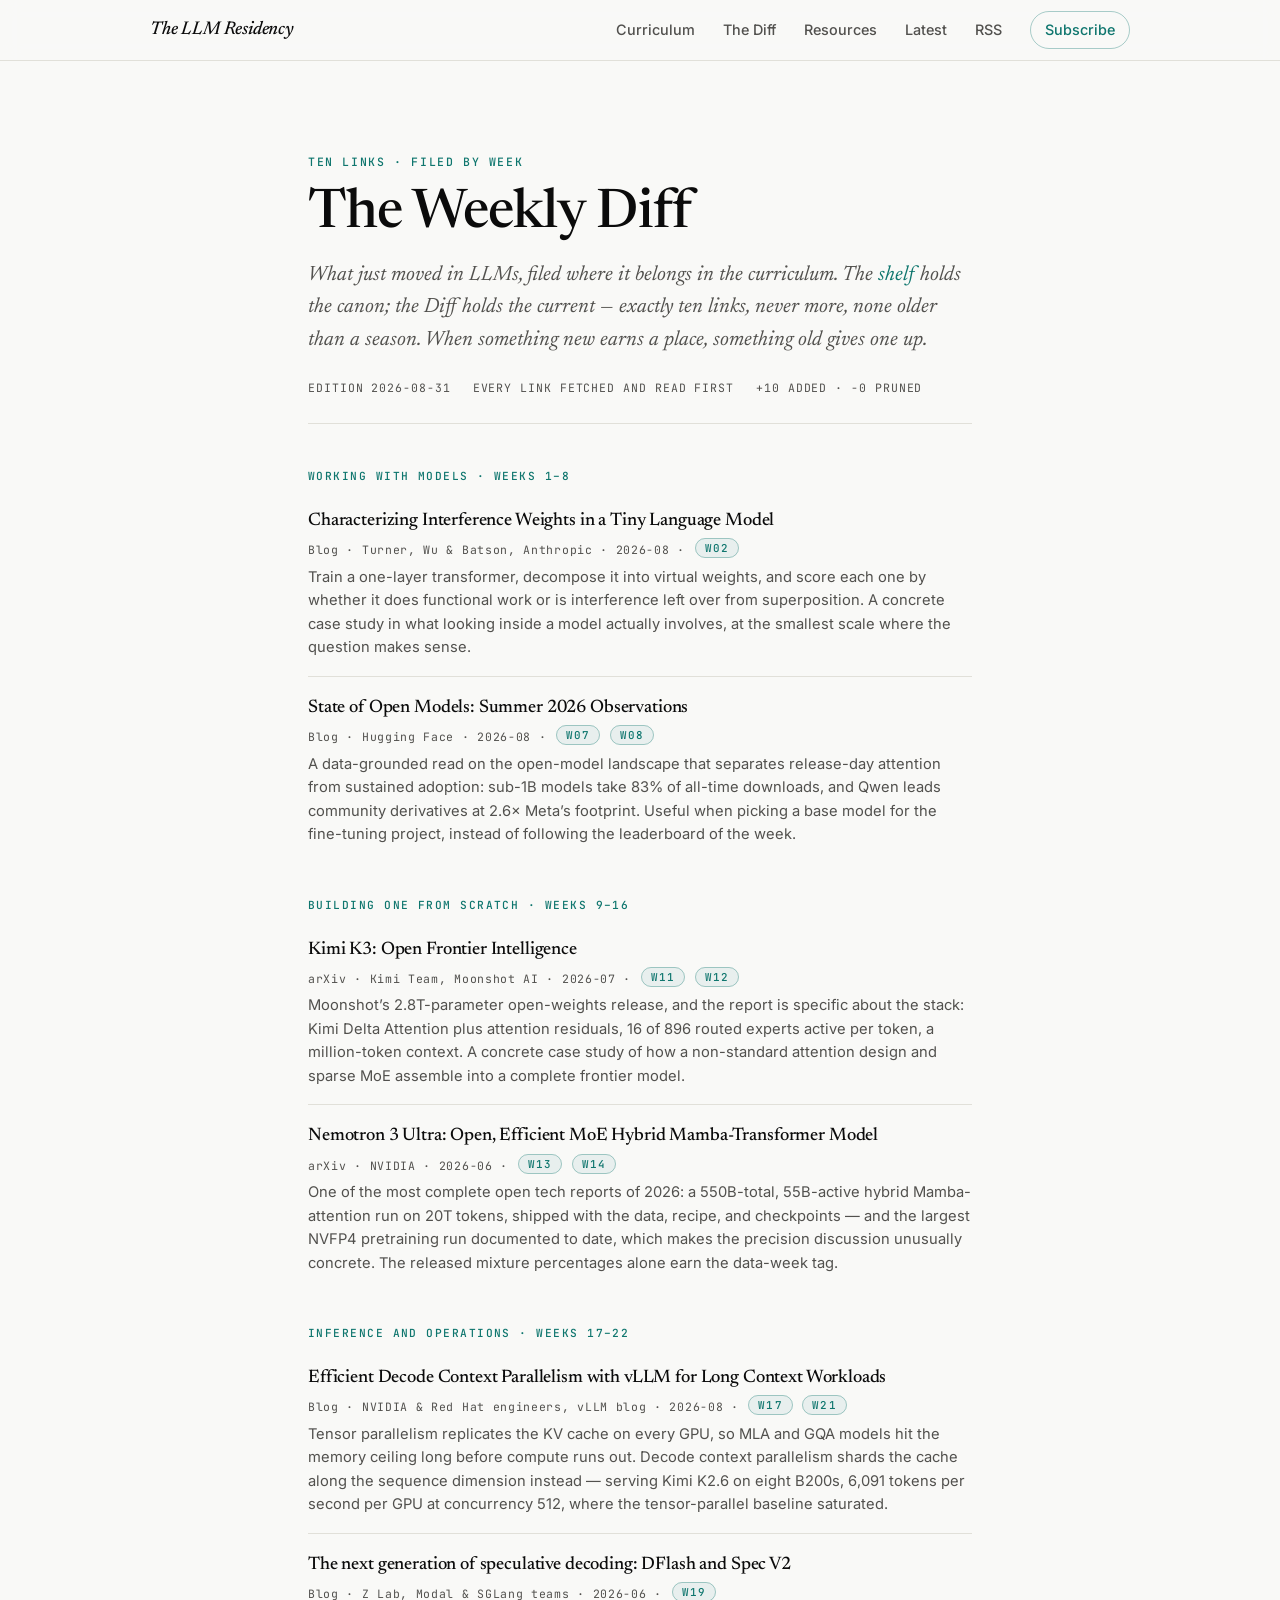
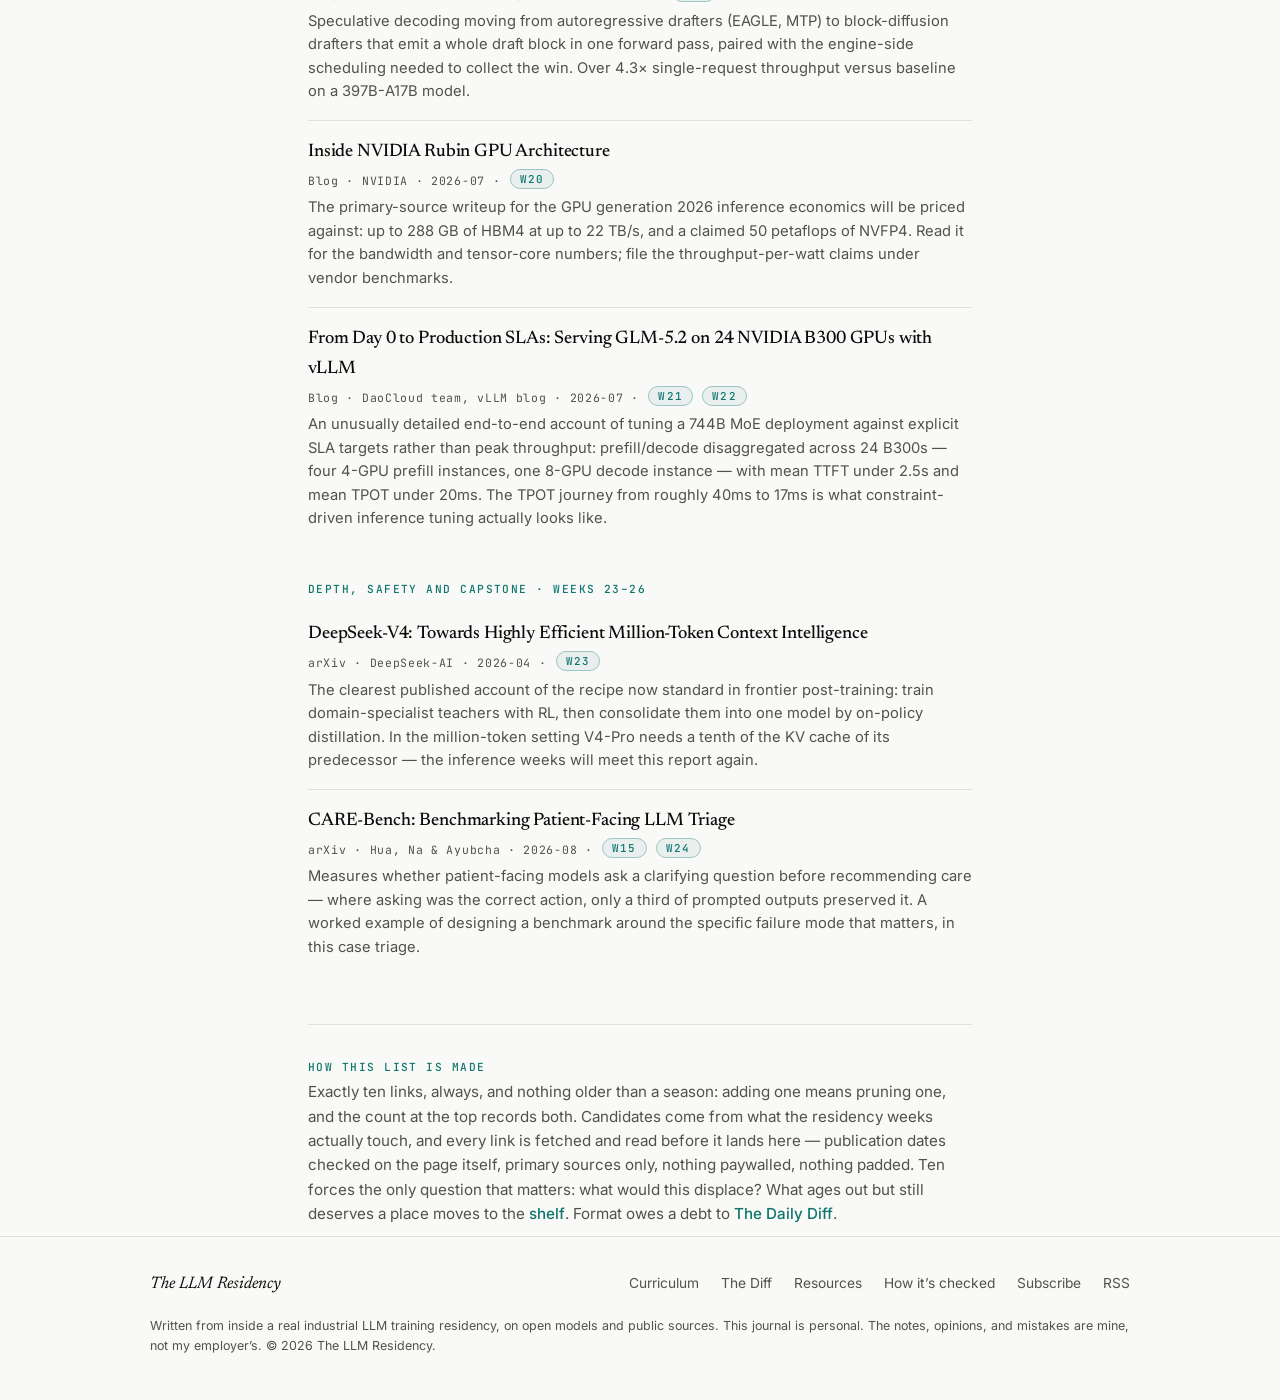
<file: diff.html>
<!DOCTYPE html>
<html lang="en">
<head>
<meta charset="utf-8">
<meta name="viewport" content="width=device-width, initial-scale=1">
<title>The Weekly Diff · The LLM Residency</title>
<meta name="description" content="Ten links, never more, none older than a season: what just moved in LLMs, each filed under the residency week it serves.">
<meta property="og:title" content="The Weekly Diff · The LLM Residency">
<meta property="og:description" content="Ten links, never more, none older than a season — each filed under the residency week it serves. The shelf holds the canon; the Diff holds the current.">
<meta property="og:type" content="website">
<meta name="theme-color" media="(prefers-color-scheme: light)" content="#f9f9f7">
<meta name="theme-color" media="(prefers-color-scheme: dark)" content="#0d0d0d">
<link rel="icon" href="data:image/svg+xml,%3Csvg xmlns='http://www.w3.org/2000/svg' viewBox='0 0 32 32'%3E%3Crect width='32' height='32' rx='7' fill='%230f766e'/%3E%3Ccircle cx='16' cy='16' r='5.5' fill='%23f9f9f7'/%3E%3C/svg%3E">
<link rel="alternate" type="application/atom+xml" title="The LLM Residency" href="feed.xml">
<link rel="preconnect" href="https://fonts.googleapis.com">
<link rel="preconnect" href="https://fonts.gstatic.com" crossorigin>
<link href="https://fonts.googleapis.com/css2?family=Newsreader:ital,opsz,wght@0,6..72,400..700;1,6..72,400..700&family=Inter:wght@400;500;600&family=JetBrains+Mono:wght@400;500&display=swap" rel="stylesheet">
<link rel="stylesheet" href="styles.css?v=6">
</head>
<body>
<a class="skip-link" href="#main">Skip to content</a>

<header class="site-header">
  <div class="container">
    <a class="wordmark" href="index.html">The LLM Residency</a>
    <nav class="site-nav" aria-label="Site">
      <a href="index.html#curriculum">Curriculum</a>
      <a href="diff.html" class="nav-hide-m" aria-current="page">The Diff</a>
      <a href="resources.html" class="nav-hide-m">Resources</a>
      <a href="week01.html" class="nav-hide-m">Latest</a>
      <a href="feed.xml" class="nav-hide-m">RSS</a>
      <a href="index.html#subscribe" class="nav-cta">Subscribe</a>
    </nav>
  </div>
</header>

<main id="main">
  <div class="container">

    <header class="article-header">
      <p class="kicker">Ten links · filed by week</p>
      <h1>The Weekly Diff</h1>
      <p class="dek">What just moved in LLMs, filed where it belongs in the curriculum. The
      <a href="resources.html">shelf</a> holds the canon; the Diff holds the current — exactly ten
      links, never more, none older than a season. When something new earns a place, something old
      gives one up.</p>
      <div class="article-meta">
        <span>Edition 2026-08-31</span>
        <span>Every link fetched and read first</span>
        <span class="diffstat" aria-label="Changes since last edition">+10 added · −0 pruned</span>
      </div>
    </header>

    <div class="res">

      <!-- ============================================================
           The rule of ten: exactly ten entries on this page, always,
           and nothing published more than a few months ago. Adding one
           means pruning one; the edition stat up top records both.
           Entry template:

           <li>
             <a href="URL">Exact published title</a>
             <span class="meta">arXiv|GitHub|Blog · Attribution · YYYY-MM
               · <span class="wkchip">W17</span></span>
             <p>One to three declarative sentences on why this earns one
             of the ten places. Understated. No hype. Every claim checked
             against the source; publication date read off the page itself.</p>
           </li>
           ============================================================ -->

      <!-- ================= PHASE 1: WORKING WITH MODELS ================= -->
      <section class="diff-phase" id="working-with-models">
        <h3 class="res-group">Working with Models · Weeks 1–8</h3>
        <ul class="res-list diff-list">
          <li>
            <a href="https://transformer-circuits.pub/2026/interference_effectiveness_helpfulness/index.html">Characterizing Interference Weights in a Tiny Language Model</a>
            <span class="meta">Blog · Turner, Wu &amp; Batson, Anthropic · 2026-08 · <span class="wkchip">W02</span></span>
            <p>Train a one-layer transformer, decompose it into virtual weights, and score each one by
            whether it does functional work or is interference left over from superposition. A
            concrete case study in what looking inside a model actually involves, at the smallest
            scale where the question makes sense.</p>
          </li>
          <li>
            <a href="https://huggingface.co/blog/state-of-open-models-summer-2026">State of Open Models: Summer 2026 Observations</a>
            <span class="meta">Blog · Hugging Face · 2026-08 · <span class="wkchip">W07</span> <span class="wkchip">W08</span></span>
            <p>A data-grounded read on the open-model landscape that separates release-day attention
            from sustained adoption: sub-1B models take 83% of all-time downloads, and Qwen leads
            community derivatives at 2.6× Meta’s footprint. Useful when picking a base model for the
            fine-tuning project, instead of following the leaderboard of the week.</p>
          </li>
        </ul>
      </section>

      <!-- ================= PHASE 2: FROM SCRATCH ================= -->
      <section class="diff-phase" id="from-scratch">
        <h3 class="res-group">Building One from Scratch · Weeks 9–16</h3>
        <ul class="res-list diff-list">
          <li>
            <a href="https://arxiv.org/abs/2607.24653">Kimi K3: Open Frontier Intelligence</a>
            <span class="meta">arXiv · Kimi Team, Moonshot AI · 2026-07 · <span class="wkchip">W11</span> <span class="wkchip">W12</span></span>
            <p>Moonshot’s 2.8T-parameter open-weights release, and the report is specific about the
            stack: Kimi Delta Attention plus attention residuals, 16 of 896 routed experts active per
            token, a million-token context. A concrete case study of how a non-standard attention
            design and sparse MoE assemble into a complete frontier model.</p>
          </li>
          <li>
            <a href="https://arxiv.org/abs/2606.15007">Nemotron 3 Ultra: Open, Efficient MoE Hybrid Mamba-Transformer Model</a>
            <span class="meta">arXiv · NVIDIA · 2026-06 · <span class="wkchip">W13</span> <span class="wkchip">W14</span></span>
            <p>One of the most complete open tech reports of 2026: a 550B-total, 55B-active hybrid
            Mamba-attention run on 20T tokens, shipped with the data, recipe, and checkpoints — and
            the largest NVFP4 pretraining run documented to date, which makes the precision
            discussion unusually concrete. The released mixture percentages alone earn the data-week
            tag.</p>
          </li>
        </ul>
      </section>

      <!-- ================= PHASE 3: INFERENCE & OPS ================= -->
      <section class="diff-phase" id="inference-ops">
        <h3 class="res-group">Inference and Operations · Weeks 17–22</h3>
        <ul class="res-list diff-list">
          <li>
            <a href="https://vllm.ai/blog/2026-08-07-decode-context-parallelism">Efficient Decode Context Parallelism with vLLM for Long Context Workloads</a>
            <span class="meta">Blog · NVIDIA &amp; Red Hat engineers, vLLM blog · 2026-08 · <span class="wkchip">W17</span> <span class="wkchip">W21</span></span>
            <p>Tensor parallelism replicates the KV cache on every GPU, so MLA and GQA models hit the
            memory ceiling long before compute runs out. Decode context parallelism shards the cache
            along the sequence dimension instead — serving Kimi K2.6 on eight B200s, 6,091 tokens per
            second per GPU at concurrency 512, where the tensor-parallel baseline saturated.</p>
          </li>
          <li>
            <a href="https://lmsys.org/blog/2026-06-15-next-generation-speculative-decoding-dflash-v2/">The next generation of speculative decoding: DFlash and Spec V2</a>
            <span class="meta">Blog · Z Lab, Modal &amp; SGLang teams · 2026-06 · <span class="wkchip">W19</span></span>
            <p>Speculative decoding moving from autoregressive drafters (EAGLE, MTP) to block-diffusion
            drafters that emit a whole draft block in one forward pass, paired with the engine-side
            scheduling needed to collect the win. Over 4.3× single-request throughput versus baseline
            on a 397B-A17B model.</p>
          </li>
          <li>
            <a href="https://developer.nvidia.com/blog/inside-nvidia-rubin-gpu-architecture-powering-the-era-of-agentic-ai/">Inside NVIDIA Rubin GPU Architecture</a>
            <span class="meta">Blog · NVIDIA · 2026-07 · <span class="wkchip">W20</span></span>
            <p>The primary-source writeup for the GPU generation 2026 inference economics will be
            priced against: up to 288 GB of HBM4 at up to 22 TB/s, and a claimed 50 petaflops of
            NVFP4. Read it for the bandwidth and tensor-core numbers; file the throughput-per-watt
            claims under vendor benchmarks.</p>
          </li>
          <li>
            <a href="https://vllm.ai/blog/2026-07-23-glm-5.2-nvfp4-b300-pd">From Day 0 to Production SLAs: Serving GLM-5.2 on 24 NVIDIA B300 GPUs with vLLM</a>
            <span class="meta">Blog · DaoCloud team, vLLM blog · 2026-07 · <span class="wkchip">W21</span> <span class="wkchip">W22</span></span>
            <p>An unusually detailed end-to-end account of tuning a 744B MoE deployment against
            explicit SLA targets rather than peak throughput: prefill/decode disaggregated across 24
            B300s — four 4-GPU prefill instances, one 8-GPU decode instance — with mean TTFT under
            2.5s and mean TPOT under 20ms. The TPOT journey from roughly 40ms to 17ms is what
            constraint-driven inference tuning actually looks like.</p>
          </li>
        </ul>
      </section>

      <!-- ================= PHASE 4: DEPTH, SAFETY & CAPSTONE ================= -->
      <section class="diff-phase" id="depth-safety-capstone">
        <h3 class="res-group">Depth, Safety and Capstone · Weeks 23–26</h3>
        <ul class="res-list diff-list">
          <li>
            <a href="https://arxiv.org/abs/2606.19348">DeepSeek-V4: Towards Highly Efficient Million-Token Context Intelligence</a>
            <span class="meta">arXiv · DeepSeek-AI · 2026-04 · <span class="wkchip">W23</span></span>
            <p>The clearest published account of the recipe now standard in frontier post-training:
            train domain-specialist teachers with RL, then consolidate them into one model by
            on-policy distillation. In the million-token setting V4-Pro needs a tenth of the KV cache
            of its predecessor — the inference weeks will meet this report again.</p>
          </li>
          <li>
            <a href="https://arxiv.org/abs/2608.03731">CARE-Bench: Benchmarking Patient-Facing LLM Triage</a>
            <span class="meta">arXiv · Hua, Na &amp; Ayubcha · 2026-08 · <span class="wkchip">W15</span> <span class="wkchip">W24</span></span>
            <p>Measures whether patient-facing models ask a clarifying question before recommending
            care — where asking was the correct action, only a third of prompted outputs preserved
            it. A worked example of designing a benchmark around the specific failure mode that
            matters, in this case triage.</p>
          </li>
        </ul>
      </section>

      <section class="diff-method">
        <h3 class="res-group">How this list is made</h3>
        <p class="res-note">Exactly ten links, always, and nothing older than a season: adding one
        means pruning one, and the count at the top records both. Candidates come from what the
        residency weeks actually touch, and every link is fetched and read before it lands here —
        publication dates checked on the page itself, primary sources only, nothing paywalled, nothing
        padded. Ten forces the only question that matters: what would this displace? What ages out but
        still deserves a place moves to the <a href="resources.html">shelf</a>. Format owes a debt to
        <a href="https://tdd.cat/">The Daily Diff</a>.</p>
      </section>

    </div>

  </div>
</main>

<footer class="site-footer">
  <div class="container">
    <span class="fm">The LLM Residency</span>
    <nav aria-label="Footer">
      <a href="index.html#curriculum">Curriculum</a>
      <a href="diff.html">The Diff</a>
      <a href="resources.html">Resources</a>
      <a href="index.html#method">How it’s checked</a>
      <a href="index.html#subscribe">Subscribe</a>
      <a href="feed.xml">RSS</a>
    </nav>
    <p class="fine">Written from inside a real industrial LLM training residency, on open models and public sources.
    This journal is personal. The notes, opinions, and mistakes are mine, not my employer’s.
    © 2026 The LLM Residency.</p>
  </div>
</footer>

</body>
</html>
</file>
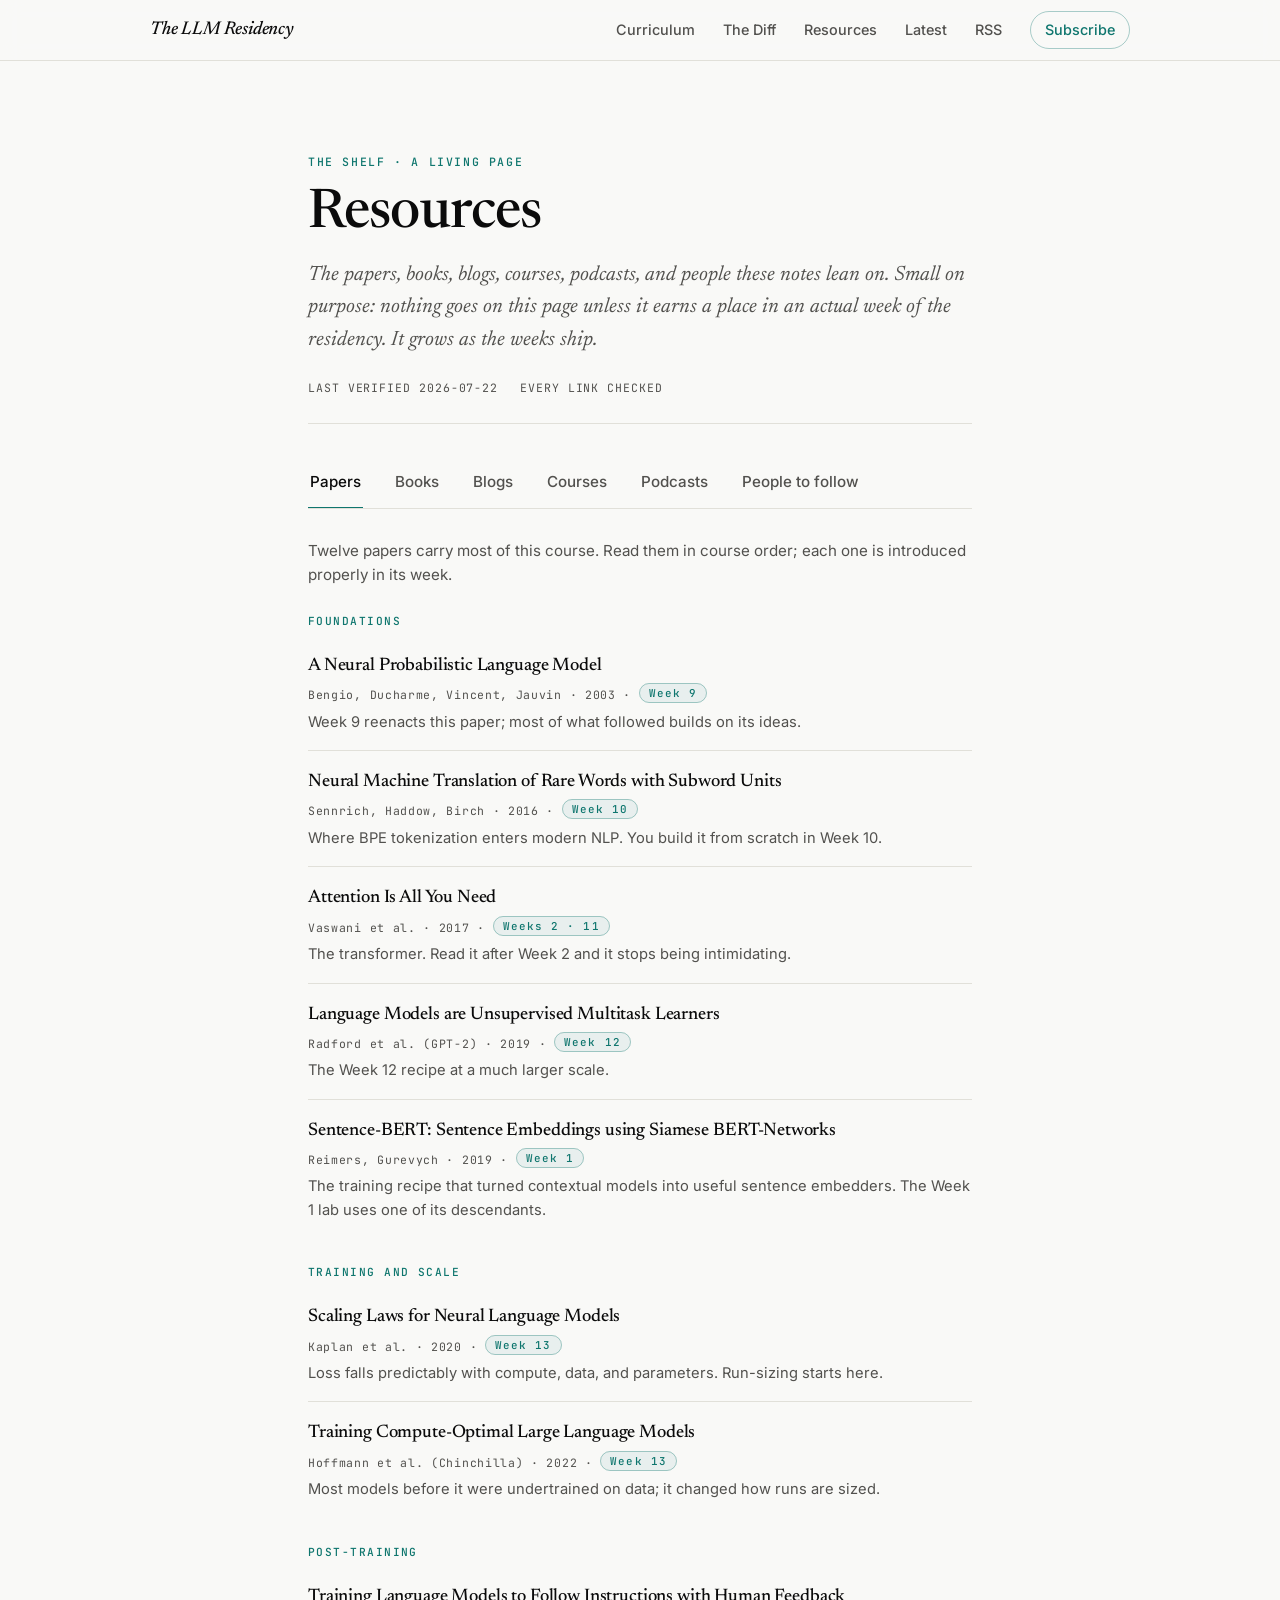
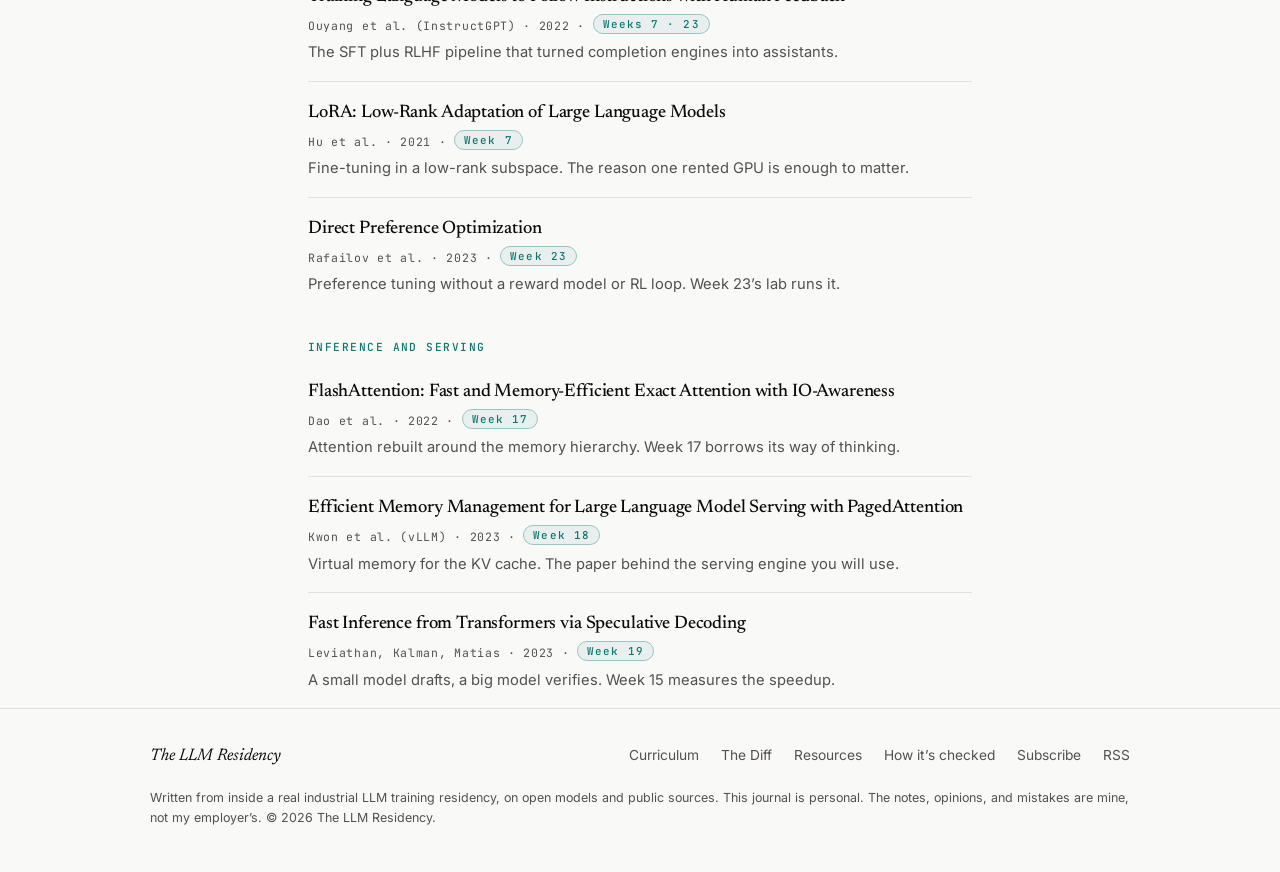
<file: resources.html>
<!DOCTYPE html>
<html lang="en">
<head>
<meta charset="utf-8">
<meta name="viewport" content="width=device-width, initial-scale=1">
<title>Resources · The LLM Residency</title>
<meta name="description" content="The shelf behind the notes: papers, books, blogs, courses, podcasts, and people these residency notes lean on. Small on purpose, updated as the weeks ship.">
<meta property="og:title" content="Resources · The LLM Residency">
<meta property="og:description" content="Papers, books, articles, and people worth following on LLMs. A living list, small on purpose.">
<meta property="og:type" content="website">
<meta name="theme-color" media="(prefers-color-scheme: light)" content="#f9f9f7">
<meta name="theme-color" media="(prefers-color-scheme: dark)" content="#0d0d0d">
<link rel="icon" href="data:image/svg+xml,%3Csvg xmlns='http://www.w3.org/2000/svg' viewBox='0 0 32 32'%3E%3Crect width='32' height='32' rx='7' fill='%230f766e'/%3E%3Ccircle cx='16' cy='16' r='5.5' fill='%23f9f9f7'/%3E%3C/svg%3E">
<link rel="alternate" type="application/atom+xml" title="The LLM Residency" href="feed.xml">
<link rel="preconnect" href="https://fonts.googleapis.com">
<link rel="preconnect" href="https://fonts.gstatic.com" crossorigin>
<link href="https://fonts.googleapis.com/css2?family=Newsreader:ital,opsz,wght@0,6..72,400..700;1,6..72,400..700&family=Inter:wght@400;500;600&family=JetBrains+Mono:wght@400;500&display=swap" rel="stylesheet">
<link rel="stylesheet" href="styles.css?v=6">
</head>
<body>
<a class="skip-link" href="#main">Skip to content</a>

<header class="site-header">
  <div class="container">
    <a class="wordmark" href="index.html">The LLM Residency</a>
    <nav class="site-nav" aria-label="Site">
      <a href="index.html#curriculum">Curriculum</a>
      <a href="diff.html" class="nav-hide-m">The Diff</a>
      <a href="resources.html" class="nav-hide-m" aria-current="page">Resources</a>
      <a href="week01.html" class="nav-hide-m">Latest</a>
      <a href="feed.xml" class="nav-hide-m">RSS</a>
      <a href="index.html#subscribe" class="nav-cta">Subscribe</a>
    </nav>
  </div>
</header>

<main id="main">
  <div class="container">

    <header class="article-header">
      <p class="kicker">The shelf · a living page</p>
      <h1>Resources</h1>
      <p class="dek">The papers, books, blogs, courses, podcasts, and people these notes lean on. Small on purpose: nothing
      goes on this page unless it earns a place in an actual week of the residency. It grows as the weeks ship.</p>
      <div class="article-meta">
        <span>Last verified 2026-07-22</span>
        <span>Every link checked</span>
      </div>
    </header>

    <div class="res">

      <div class="res-tabs" role="tablist" aria-label="Resource type">
        <a role="tab" id="tab-papers" href="#papers" aria-controls="papers" aria-selected="true">Papers</a>
        <a role="tab" id="tab-books" href="#books" aria-controls="books" aria-selected="false" tabindex="-1">Books</a>
        <a role="tab" id="tab-blogs" href="#blogs" aria-controls="blogs" aria-selected="false" tabindex="-1">Blogs</a>
        <a role="tab" id="tab-courses" href="#courses" aria-controls="courses" aria-selected="false" tabindex="-1">Courses</a>
        <a role="tab" id="tab-podcasts" href="#podcasts" aria-controls="podcasts" aria-selected="false" tabindex="-1">Podcasts</a>
        <a role="tab" id="tab-people" href="#people" aria-controls="people" aria-selected="false" tabindex="-1">People to follow</a>
      </div>

      <!-- ================= PAPERS ================= -->
      <section class="res-panel" id="papers" role="tabpanel" aria-labelledby="tab-papers">
        <p class="res-note">Twelve papers carry most of this course. Read them in course order; each one is
        introduced properly in its week.</p>

        <h3 class="res-group">Foundations</h3>
        <ul class="res-list">
          <li>
            <a href="https://www.jmlr.org/papers/volume3/bengio03a/bengio03a.pdf">A Neural Probabilistic Language Model</a>
            <span class="meta">Bengio, Ducharme, Vincent, Jauvin · 2003 · <span class="wkchip">Week 9</span></span>
            <p>Week 9 reenacts this paper; most of what followed builds on its ideas.</p>
          </li>
          <li>
            <a href="https://arxiv.org/abs/1508.07909">Neural Machine Translation of Rare Words with Subword Units</a>
            <span class="meta">Sennrich, Haddow, Birch · 2016 · <span class="wkchip">Week 10</span></span>
            <p>Where BPE tokenization enters modern NLP. You build it from scratch in Week 10.</p>
          </li>
          <li>
            <a href="https://arxiv.org/abs/1706.03762">Attention Is All You Need</a>
            <span class="meta">Vaswani et al. · 2017 · <span class="wkchip">Weeks 2 · 11</span></span>
            <p>The transformer. Read it after Week 2 and it stops being intimidating.</p>
          </li>
          <li>
            <a href="https://cdn.openai.com/better-language-models/language_models_are_unsupervised_multitask_learners.pdf">Language Models are Unsupervised Multitask Learners</a>
            <span class="meta">Radford et al. (GPT-2) · 2019 · <span class="wkchip">Week 12</span></span>
            <p>The Week 12 recipe at a much larger scale.</p>
          </li>
          <li>
            <a href="https://arxiv.org/abs/1908.10084">Sentence-BERT: Sentence Embeddings using Siamese BERT-Networks</a>
            <span class="meta">Reimers, Gurevych · 2019 · <span class="wkchip">Week 1</span></span>
            <p>The training recipe that turned contextual models into useful sentence embedders. The Week 1 lab uses one of its descendants.</p>
          </li>
        </ul>

        <h3 class="res-group">Training and scale</h3>
        <ul class="res-list">
          <li>
            <a href="https://arxiv.org/abs/2001.08361">Scaling Laws for Neural Language Models</a>
            <span class="meta">Kaplan et al. · 2020 · <span class="wkchip">Week 13</span></span>
            <p>Loss falls predictably with compute, data, and parameters. Run-sizing starts here.</p>
          </li>
          <li>
            <a href="https://arxiv.org/abs/2203.15556">Training Compute-Optimal Large Language Models</a>
            <span class="meta">Hoffmann et al. (Chinchilla) · 2022 · <span class="wkchip">Week 13</span></span>
            <p>Most models before it were undertrained on data; it changed how runs are sized.</p>
          </li>
        </ul>

        <h3 class="res-group">Post-training</h3>
        <ul class="res-list">
          <li>
            <a href="https://arxiv.org/abs/2203.02155">Training Language Models to Follow Instructions with Human Feedback</a>
            <span class="meta">Ouyang et al. (InstructGPT) · 2022 · <span class="wkchip">Weeks 7 · 23</span></span>
            <p>The SFT plus RLHF pipeline that turned completion engines into assistants.</p>
          </li>
          <li>
            <a href="https://arxiv.org/abs/2106.09685">LoRA: Low-Rank Adaptation of Large Language Models</a>
            <span class="meta">Hu et al. · 2021 · <span class="wkchip">Week 7</span></span>
            <p>Fine-tuning in a low-rank subspace. The reason one rented GPU is enough to matter.</p>
          </li>
          <li>
            <a href="https://arxiv.org/abs/2305.18290">Direct Preference Optimization</a>
            <span class="meta">Rafailov et al. · 2023 · <span class="wkchip">Week 23</span></span>
            <p>Preference tuning without a reward model or RL loop. Week 23’s lab runs it.</p>
          </li>
        </ul>

        <h3 class="res-group">Inference and serving</h3>
        <ul class="res-list">
          <li>
            <a href="https://arxiv.org/abs/2205.14135">FlashAttention: Fast and Memory-Efficient Exact Attention with IO-Awareness</a>
            <span class="meta">Dao et al. · 2022 · <span class="wkchip">Week 17</span></span>
            <p>Attention rebuilt around the memory hierarchy. Week 17 borrows its way of thinking.</p>
          </li>
          <li>
            <a href="https://arxiv.org/abs/2309.06180">Efficient Memory Management for Large Language Model Serving with PagedAttention</a>
            <span class="meta">Kwon et al. (vLLM) · 2023 · <span class="wkchip">Week 18</span></span>
            <p>Virtual memory for the KV cache. The paper behind the serving engine you will use.</p>
          </li>
          <li>
            <a href="https://arxiv.org/abs/2211.17192">Fast Inference from Transformers via Speculative Decoding</a>
            <span class="meta">Leviathan, Kalman, Matias · 2023 · <span class="wkchip">Week 19</span></span>
            <p>A small model drafts, a big model verifies. Week 15 measures the speedup.</p>
          </li>
        </ul>
      </section>

      <!-- ================= BOOKS ================= -->
      <section class="res-panel" id="books" role="tabpanel" aria-labelledby="tab-books">
        <ul class="res-list">
          <li>
            <a href="https://www.manning.com/books/build-a-large-language-model-from-scratch">Build a Large Language Model (From Scratch)</a>
            <span class="meta">Sebastian Raschka · Manning · 2024</span>
            <p>The closest cousin to the from-scratch weeks of these notes: a GPT built end to end in plain PyTorch.</p>
          </li>
          <li>
            <a href="https://udlbook.github.io/udlbook/">Understanding Deep Learning</a>
            <span class="meta">Simon J. D. Prince · MIT Press · free online</span>
            <p>Rigorous and modern; the reference I check when I want the math done properly.</p>
          </li>
          <li>
            <a href="https://d2l.ai/">Dive into Deep Learning</a>
            <span class="meta">Zhang, Lipton, Li, Smola · free online</span>
            <p>Code-first and runnable everywhere. Good bridge material for the from-scratch weeks.</p>
          </li>
          <li>
            <a href="https://www.deeplearningbook.org/">Deep Learning</a>
            <span class="meta">Goodfellow, Bengio, Courville · MIT Press · free online</span>
            <p>Older but thorough; consult it like an encyclopedia rather than a syllabus.</p>
          </li>
          <li>
            <a href="https://github.com/HandsOnLLM/Hands-On-Large-Language-Models">Hands-On Large Language Models</a>
            <span class="meta">Jay Alammar, Maarten Grootendorst · O’Reilly · 2024</span>
            <p>Visual and applied. Phase 1 of these notes walks the same ground: using and adapting models before building them.</p>
          </li>
          <li>
            <a href="https://github.com/stas00/ml-engineering">Machine Learning Engineering Open Book</a>
            <span class="meta">Stas Bekman · free, continuously updated</span>
            <p>Battle notes from very large training and inference fleets. The spine weeks lean on this.</p>
          </li>
          <li>
            <a href="https://books.google.com/books/about/Hands_On_LLM_Serving_and_Optimization.html?id=cSTB0QEACAAJ">Hands-On LLM Serving and Optimization: Hosting LLMs at Scale</a>
            <span class="meta">Chi Wang, Peiheng Hu · O’Reilly · 2026</span>
            <p>Deploying and optimizing LLMs at scale: latency, throughput, and cost. The book closest to the Weeks 17–22 core.</p>
          </li>
          <li>
            <a href="https://github.com/cfregly/ai-performance-engineering">AI Systems Performance Engineering</a>
            <span class="meta">Chris Fregly · O’Reilly · 2025</span>
            <p>Full-stack performance tuning for training and inference: GPUs, CUDA, and PyTorch. Link goes to the book’s code and labs.</p>
          </li>
        </ul>
      </section>

      <!-- ================= ARTICLES ================= -->
      <section class="res-panel" id="blogs" role="tabpanel" aria-labelledby="tab-blogs">
        <ul class="res-list">
          <li>
            <a href="https://jalammar.github.io/illustrated-transformer/">The Illustrated Transformer</a>
            <span class="meta">Jay Alammar</span>
            <p>The visual walkthrough most people learn attention from; Week 2 pairs with it.</p>
          </li>
          <li>
            <a href="https://nlp.seas.harvard.edu/annotated-transformer/">The Annotated Transformer</a>
            <span class="meta">Harvard NLP</span>
            <p>The original paper, annotated line by line with working code.</p>
          </li>
          <li>
            <a href="https://bbycroft.net/llm">LLM Visualization</a>
            <span class="meta">Brendan Bycroft</span>
            <p>A 3D, step-by-step tour through an actual GPT forward pass. Set aside an hour.</p>
          </li>
          <li>
            <a href="https://poloclub.github.io/transformer-explainer/">Transformer Explainer</a>
            <span class="meta">Polo Club, Georgia Tech</span>
            <p>An interactive GPT-2 running live in your browser, every tensor inspectable.</p>
          </li>
          <li>
            <a href="https://huggingface.co/docs/transformers/tokenizer_summary">Summary of the Tokenizers</a>
            <span class="meta">Hugging Face docs</span>
            <p>BPE, WordPiece, and SentencePiece compared with worked examples; the reference behind Week 1.</p>
          </li>
          <li>
            <a href="https://kipp.ly/transformer-inference-arithmetic/">Transformer Inference Arithmetic</a>
            <span class="meta">kipply</span>
            <p>Back-of-envelope math for latency, memory, and cost. Week 17 in blog form.</p>
          </li>
          <li>
            <a href="https://thinkingmachines.ai/blog/">Connectionism</a>
            <span class="meta">Thinking Machines Lab</span>
            <p>Careful research posts on topics this journal is headed toward: LoRA (Week 7), on-policy distillation (Week 23), nondeterminism in inference (Week 17).</p>
          </li>
          <li>
            <a href="https://gregorygundersen.com/blog/2025/10/01/large-language-models/">A History of Large Language Models</a>
            <span class="meta">Gregory Gundersen</span>
            <p>How LLMs happened, carefully told: distributed representations to attention to alignment. The long version of Week 0’s map.</p>
          </li>
          <li>
            <a href="https://lilianweng.github.io/">Lil’Log</a>
            <span class="meta">Lilian Weng</span>
            <p>Survey-grade deep dives. When a topic here needs more, her post on it is usually the next stop.</p>
          </li>
          <li>
            <a href="https://simonwillison.net/">Simon Willison’s Weblog</a>
            <span class="meta">Simon Willison</span>
            <p>What is happening in LLMs, tested by hand, several times a week.</p>
          </li>
        </ul>
      </section>

      <!-- ================= COURSES ================= -->
      <section class="res-panel" id="courses" role="tabpanel" aria-labelledby="tab-courses">
        <ul class="res-list">
          <li>
            <a href="https://cs336.stanford.edu/">CS336: Language Modeling from Scratch</a>
            <span class="meta">Stanford · lectures and assignments public</span>
            <p>The closest academic sibling to these notes; a full LLM built across a semester.</p>
          </li>
          <li>
            <a href="https://karpathy.ai/zero-to-hero.html">Neural Networks: Zero to Hero</a>
            <span class="meta">Andrej Karpathy · free video series</span>
            <p>Everything built by hand on video; Weeks 9 through 13 walk beside it.</p>
          </li>
          <li>
            <a href="https://course.fast.ai/">Practical Deep Learning for Coders</a>
            <span class="meta">fast.ai · Jeremy Howard</span>
            <p>Code-first deep learning; a gentler parallel track through the from-scratch weeks.</p>
          </li>
          <li>
            <a href="https://huggingface.co/learn/llm-course/chapter1/1">Hugging Face LLM Course</a>
            <span class="meta">Hugging Face · free</span>
            <p>Tokenizers, fine-tuning, and the library stack several labs also use.</p>
          </li>
          <li>
            <a href="https://github.com/gpu-mode/lectures">GPU MODE Lectures</a>
            <span class="meta">community lecture series</span>
            <p>GPU programming and kernels; background for the inference weeks.</p>
          </li>
        </ul>
      </section>

      <!-- ================= PODCASTS ================= -->
      <section class="res-panel" id="podcasts" role="tabpanel" aria-labelledby="tab-podcasts">
        <p class="res-note">Podcasts are RSS feeds with audio, so any podcast app finds these by name. All six were
        publishing new episodes when this page was last verified.</p>
        <ul class="res-list">
          <li>
            <a href="https://www.latent.space/">Latent Space</a>
            <span class="meta">swyx, Alessio Fanelli</span>
            <p>Interviews with the people building applied AI: inference, agents, evals. Closest to this site’s lane.</p>
          </li>
          <li>
            <a href="https://www.dwarkesh.com/">Dwarkesh Podcast</a>
            <span class="meta">Dwarkesh Patel</span>
            <p>Long interviews where researchers think out loud; pairs well with the training and scaling weeks.
            One episode to start with: <a href="https://www.dwarkesh.com/p/reiner-pope">Reiner Pope on the math
            behind training and serving LLMs</a>, a blackboard walk through the arithmetic the inference weeks
            build up to.</p>
          </li>
          <li>
            <a href="https://www.youtube.com/@MachineLearningStreetTalk">Machine Learning Street Talk</a>
            <span class="meta">Tim Scarfe</span>
            <p>Deep technical conversations, often with the paper’s own authors.</p>
          </li>
          <li>
            <a href="https://twimlai.com/">The TWIML AI Podcast</a>
            <span class="meta">Sam Charrington</span>
            <p>A long-running interview archive; search it by topic when a week sparks something.</p>
          </li>
          <li>
            <a href="https://practicalai.show/">Practical AI</a>
            <span class="meta">Daniel Whitenack, Chris Benson</span>
            <p>The most approachable of the set; a good companion for Weeks 0 through 8.</p>
          </li>
          <li>
            <a href="https://wandb.ai/site/resources/podcast/">Gradient Dissent</a>
            <span class="meta">Lukas Biewald, Weights &amp; Biases</span>
            <p>Practitioners on what shipped and what did not; the labs use the same experiment tooling.</p>
          </li>
        </ul>
      </section>

      <!-- ================= PEOPLE ================= -->
      <section class="res-panel" id="people" role="tabpanel" aria-labelledby="tab-people">
        <p class="res-note">Genuine builders and researchers who share real signal. Follow for the work,
        verify like always; a follow is not an endorsement of every take.</p>
        <ul class="res-list res-people">
          <li><a href="https://x.com/karpathy">@karpathy</a><span class="meta">Andrej Karpathy</span><p>Teaches the whole field by building it in public.</p></li>
          <li><a href="https://x.com/rasbt">@rasbt</a><span class="meta">Sebastian Raschka</span><p>Patient, precise digests of LLM research and practice.</p></li>
          <li><a href="https://x.com/lilianweng">@lilianweng</a><span class="meta">Lilian Weng</span><p>Frontier topics with survey-grade rigor.</p></li>
          <li><a href="https://x.com/chipro">@chipro</a><span class="meta">Chip Huyen</span><p>ML systems and AI engineering with a production lens.</p></li>
          <li><a href="https://x.com/simonw">@simonw</a><span class="meta">Simon Willison</span><p>Skeptical, hands-on, ships and tests everything he discusses.</p></li>
          <li><a href="https://x.com/tri_dao">@tri_dao</a><span class="meta">Tri Dao</span><p>FlashAttention author; the kernels and inference frontier, firsthand.</p></li>
          <li><a href="https://x.com/_jasonwei">@_jasonwei</a><span class="meta">Jason Wei</span><p>Scaling and reasoning research, explained plainly.</p></li>
          <li><a href="https://x.com/DrJimFan">@DrJimFan</a><span class="meta">Jim Fan</span><p>Agents and frontier research commentary from inside the field.</p></li>
          <li><a href="https://x.com/jeremyphoward">@jeremyphoward</a><span class="meta">Jeremy Howard</span><p>Pedagogy-first deep learning; fast.ai’s founder.</p></li>
          <li><a href="https://x.com/JayAlammar">@JayAlammar</a><span class="meta">Jay Alammar</span><p>Visual explanations of hard ideas.</p></li>
          <li><a href="https://x.com/StasBekman">@StasBekman</a><span class="meta">Stas Bekman</span><p>Large-scale training and performance engineering, in the open.</p></li>
          <li><a href="https://x.com/swyx">@swyx</a><span class="meta">swyx</span><p>Curates the applied AI engineering conversation.</p></li>
        </ul>
        <p class="res-note">Project accounts worth the follow: <a href="https://x.com/vllm_project">@vllm_project</a>,
        <a href="https://x.com/lmsysorg">@lmsysorg</a>, and <a href="https://x.com/huggingface">@huggingface</a>.</p>
      </section>

    </div>

  </div>
</main>

<footer class="site-footer">
  <div class="container">
    <span class="fm">The LLM Residency</span>
    <nav aria-label="Footer">
      <a href="index.html#curriculum">Curriculum</a>
      <a href="diff.html">The Diff</a>
      <a href="resources.html">Resources</a>
      <a href="index.html#method">How it’s checked</a>
      <a href="index.html#subscribe">Subscribe</a>
      <a href="feed.xml">RSS</a>
    </nav>
    <p class="fine">Written from inside a real industrial LLM training residency, on open models and public sources.
    This journal is personal. The notes, opinions, and mistakes are mine, not my employer’s.
    © 2026 The LLM Residency.</p>
  </div>
</footer>
<script>
  (function () {
    var tabs = Array.prototype.slice.call(document.querySelectorAll(".res-tabs [role=tab]"));
    var panels = Array.prototype.slice.call(document.querySelectorAll(".res-panel"));
    if (!tabs.length || !panels.length) return;

    function activate(id, setHash) {
      tabs.forEach(function (t) {
        var on = t.getAttribute("aria-controls") === id;
        t.setAttribute("aria-selected", on ? "true" : "false");
        t.tabIndex = on ? 0 : -1;
      });
      panels.forEach(function (p) { p.hidden = p.id !== id; });
      if (setHash && history.replaceState) history.replaceState(null, "", "#" + id);
    }

    tabs.forEach(function (t, i) {
      t.addEventListener("click", function (e) {
        e.preventDefault();
        activate(t.getAttribute("aria-controls"), true);
      });
      t.addEventListener("keydown", function (e) {
        var d = e.key === "ArrowRight" ? 1 : e.key === "ArrowLeft" ? -1 : 0;
        if (!d) return;
        e.preventDefault();
        var n = tabs[(i + d + tabs.length) % tabs.length];
        n.focus();
        activate(n.getAttribute("aria-controls"), true);
      });
    });

    var start = location.hash.slice(1);
    var known = panels.some(function (p) { return p.id === start; });
    activate(known ? start : "papers", false);
    if (known) requestAnimationFrame(function () {
      document.querySelector(".res-tabs").scrollIntoView({ block: "start" });
    });
  })();
</script>
</body>
</html>
</file>
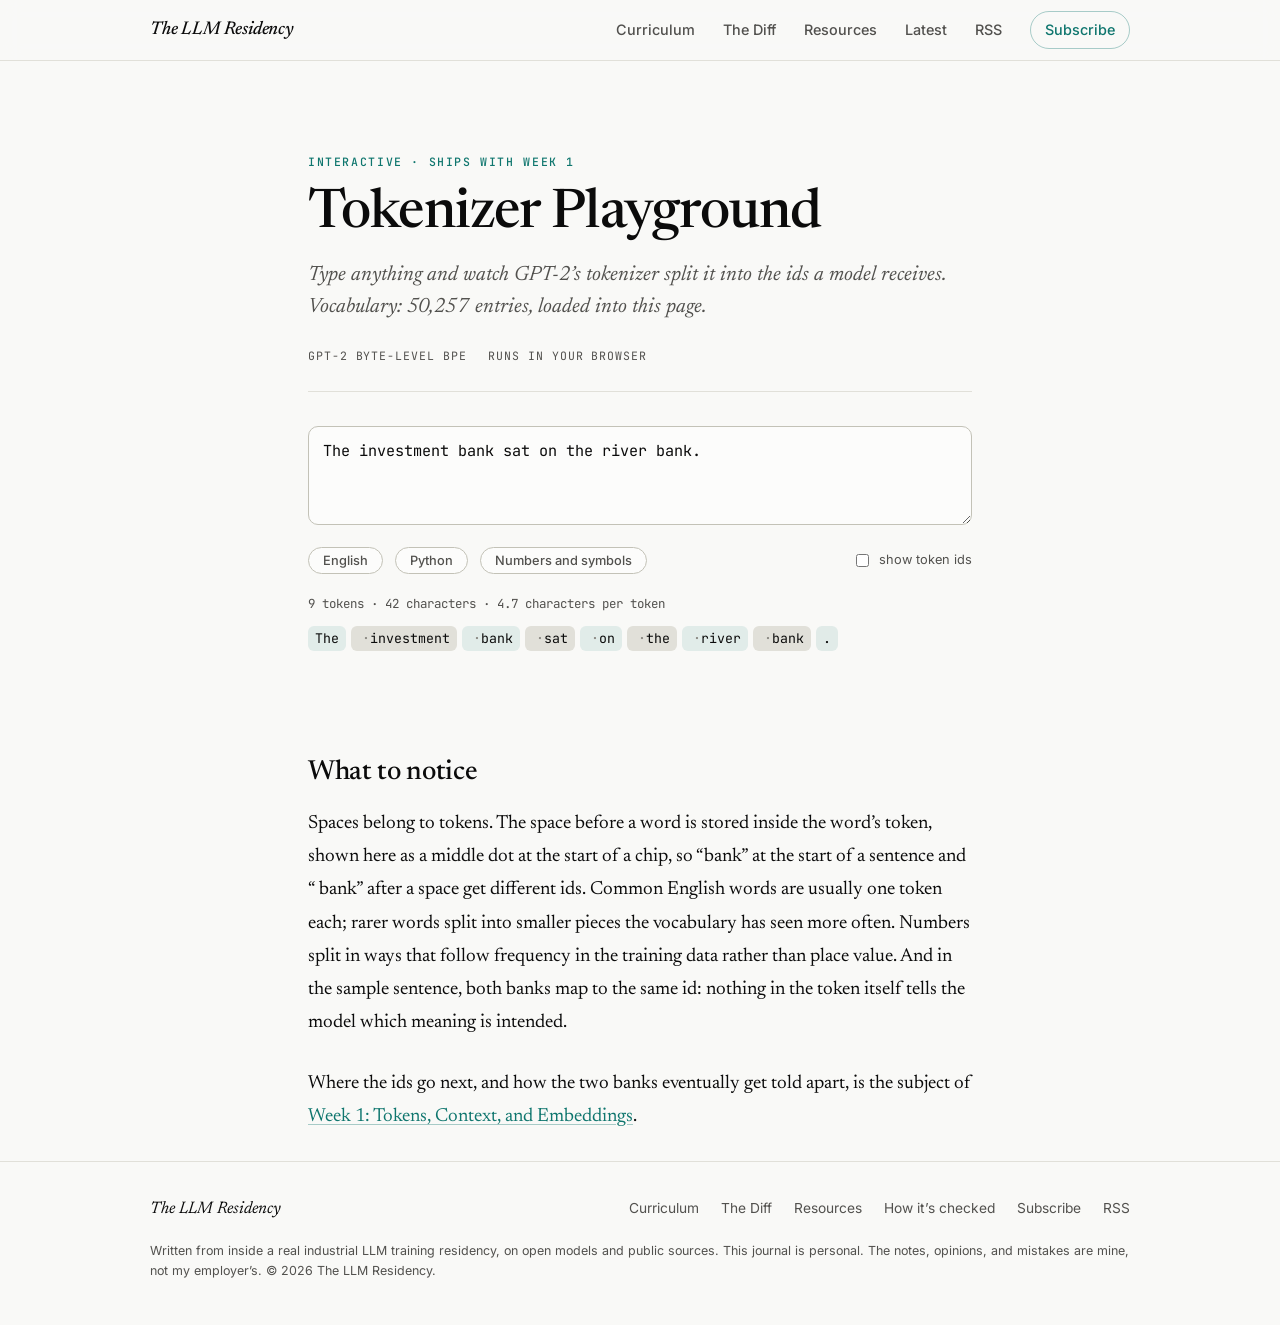
<file: tokenizer.html>
<!DOCTYPE html>
<html lang="en">
<head>
<meta charset="utf-8">
<meta name="viewport" content="width=device-width, initial-scale=1">
<title>Tokenizer Playground · The LLM Residency</title>
<meta name="description" content="An interactive GPT-2 tokenizer: type any text and see the exact token ids a language model receives.">
<meta property="og:title" content="Tokenizer Playground · The LLM Residency">
<meta property="og:description" content="An interactive GPT-2 tokenizer: type any text and see the exact token ids a language model receives.">
<meta property="og:type" content="website">
<meta name="theme-color" media="(prefers-color-scheme: light)" content="#f9f9f7">
<meta name="theme-color" media="(prefers-color-scheme: dark)" content="#0d0d0d">
<link rel="icon" href="data:image/svg+xml,%3Csvg xmlns='http://www.w3.org/2000/svg' viewBox='0 0 32 32'%3E%3Crect width='32' height='32' rx='7' fill='%230f766e'/%3E%3Ccircle cx='16' cy='16' r='5.5' fill='%23f9f9f7'/%3E%3C/svg%3E">
<link rel="alternate" type="application/atom+xml" title="The LLM Residency" href="feed.xml">
<link rel="preconnect" href="https://fonts.googleapis.com">
<link rel="preconnect" href="https://fonts.gstatic.com" crossorigin>
<link href="https://fonts.googleapis.com/css2?family=Newsreader:ital,opsz,wght@0,6..72,400..700;1,6..72,400..700&family=Inter:wght@400;500;600&family=JetBrains+Mono:wght@400;500&display=swap" rel="stylesheet">
<link rel="stylesheet" href="styles.css?v=6">
<style>
  /* Playground-only styles. Everything else comes from styles.css. */
  .tok-wrap { max-width: var(--w-prose); margin-inline: auto; padding: 34px 0 8px; }
  .vh {
    position: absolute; width: 1px; height: 1px; padding: 0; margin: -1px;
    overflow: hidden; clip: rect(0 0 0 0); white-space: nowrap; border: 0;
  }
  #tok-input {
    width: 100%; box-sizing: border-box; min-height: 96px; resize: vertical;
    font-family: var(--mono); font-size: 0.95rem; line-height: 1.6;
    color: var(--ink); background: var(--surface);
    border: 1px solid var(--line-2); border-radius: 10px; padding: 12px 14px;
  }
  #tok-input:focus-visible { outline: 2px solid var(--accent); outline-offset: 2px; }
  .tok-controls {
    display: flex; flex-wrap: wrap; align-items: center; gap: 10px 12px;
    margin: 14px 0 20px;
  }
  .tok-sample {
    font-family: var(--sans); font-size: 0.8rem; font-weight: 500;
    color: var(--ink-2); background: var(--surface);
    border: 1px solid var(--line-2); border-radius: 999px;
    padding: 5px 14px; cursor: pointer;
  }
  .tok-sample:hover { color: var(--accent); border-color: var(--accent-line); }
  .tok-sample:focus-visible { outline: 2px solid var(--accent); outline-offset: 2px; }
  .tok-ids-label {
    font-family: var(--sans); font-size: 0.8rem; color: var(--ink-2);
    display: inline-flex; align-items: center; gap: 7px;
    margin-left: auto; cursor: pointer;
  }
  .tok-ids-label input { accent-color: var(--accent); }
  .tok-stats {
    font-family: var(--mono); font-size: 0.78rem; color: var(--ink-2);
    margin: 0 0 12px;
  }
  .tok-strip { display: flex; flex-wrap: wrap; gap: 5px; min-height: 34px; align-items: flex-start; }
  .tok-chip {
    display: inline-block; font-family: var(--mono); font-size: 0.83rem;
    line-height: 1.45; padding: 3px 7px; border-radius: 6px; white-space: pre;
  }
  .tok-strip .tok-chip:nth-child(odd) { background: var(--accent-wash); }
  .tok-strip .tok-chip:nth-child(odd) { background: color-mix(in srgb, var(--accent) 10%, transparent); }
  .tok-strip .tok-chip:nth-child(even) { background: var(--line); }
  .tok-chip.sp { padding-left: 11px; }
  .tok-dot { color: var(--ink-3); }
  .tok-id { display: none; font-size: 0.64rem; color: var(--ink-2); margin-top: 1px; }
  .tok-strip.show-ids .tok-id { display: block; }
</style>
</head>
<body>
<a class="skip-link" href="#main">Skip to content</a>

<header class="site-header">
  <div class="container">
    <a class="wordmark" href="index.html">The LLM Residency</a>
    <nav class="site-nav" aria-label="Site">
      <a href="index.html#curriculum">Curriculum</a>
      <a href="diff.html" class="nav-hide-m">The Diff</a>
      <a href="resources.html" class="nav-hide-m">Resources</a>
      <a href="week01.html" class="nav-hide-m">Latest</a>
      <a href="feed.xml" class="nav-hide-m">RSS</a>
      <a href="index.html#subscribe" class="nav-cta">Subscribe</a>
    </nav>
  </div>
</header>

<main id="main">
  <div class="container">

    <header class="article-header">
      <p class="kicker">Interactive · ships with Week 1</p>
      <h1>Tokenizer Playground</h1>
      <p class="dek">Type anything and watch GPT-2&rsquo;s tokenizer split it into the ids a model receives.
      Vocabulary: 50,257 entries, loaded into this page.</p>
      <div class="article-meta">
        <span>GPT-2 byte-level BPE</span>
        <span>Runs in your browser</span>
      </div>
    </header>

    <div class="tok-wrap">

      <label class="vh" for="tok-input">Text to tokenize</label>
      <textarea id="tok-input" rows="3" spellcheck="false" autocomplete="off">The investment bank sat on the river bank.</textarea>

      <div class="tok-controls">
        <button type="button" class="tok-sample" data-sample="english">English</button>
        <button type="button" class="tok-sample" data-sample="python">Python</button>
        <button type="button" class="tok-sample" data-sample="numbers">Numbers and symbols</button>
        <label class="tok-ids-label"><input type="checkbox" id="tok-show-ids"> show token ids</label>
      </div>

      <p class="tok-stats" id="tok-stats" aria-live="polite">Loading the vocabulary&hellip;</p>

      <div class="tok-strip" id="tok-strip" aria-hidden="true"></div>
      <p class="vh" id="tok-alt"></p>

      <noscript><p>This tool needs JavaScript. The essay explains the same ideas in prose.</p></noscript>

    </div>

    <div class="prose">
      <h2>What to notice</h2>
      <p>Spaces belong to tokens. The space before a word is stored inside the word&rsquo;s token, shown here as a
      middle dot at the start of a chip, so &ldquo;bank&rdquo; at the start of a sentence and &ldquo; bank&rdquo;
      after a space get different ids. Common English words are usually one token each; rarer words split into
      smaller pieces the vocabulary has seen more often. Numbers split in ways that follow frequency in the
      training data rather than place value. And in the sample sentence, both banks map to the same id: nothing
      in the token itself tells the model which meaning is intended.</p>
      <p>Where the ids go next, and how the two banks eventually get told apart, is the subject of
      <a href="week01.html">Week 1: Tokens, Context, and Embeddings</a>.</p>
    </div>

  </div>
</main>

<footer class="site-footer">
  <div class="container">
    <span class="fm">The LLM Residency</span>
    <nav aria-label="Footer">
      <a href="index.html#curriculum">Curriculum</a>
      <a href="diff.html">The Diff</a>
      <a href="resources.html">Resources</a>
      <a href="index.html#method">How it’s checked</a>
      <a href="index.html#subscribe">Subscribe</a>
      <a href="feed.xml">RSS</a>
    </nav>
    <p class="fine">Written from inside a real industrial LLM training residency, on open models and public sources.
    This journal is personal. The notes, opinions, and mistakes are mine, not my employer’s.
    © 2026 The LLM Residency.</p>
  </div>
</footer>

<script src="assets/gpt2-bpe.js"></script>
<script>
  (function () {
    var input = document.getElementById("tok-input");
    var strip = document.getElementById("tok-strip");
    var stats = document.getElementById("tok-stats");
    var alt = document.getElementById("tok-alt");
    var toggle = document.getElementById("tok-show-ids");

    var samples = {
      english: "The tokenizer never sees words. It sees ids, and everything the model knows about language it learned from patterns in those ids.",
      python: "def add(a, b):\n    return a + b",
      numbers: "3.14159 costs $1,234.56 and 100% of 2048 is 2048"
    };

    function chipFor(tok) {
      var chip = document.createElement("span");
      chip.className = "tok-chip";
      var lead = tok.token.match(/^ +/);
      var n = lead ? lead[0].length : 0;
      if (n > 0) {
        chip.classList.add("sp");
        var dot = document.createElement("span");
        dot.className = "tok-dot";
        dot.textContent = new Array(n + 1).join("·");
        chip.appendChild(dot);
      }
      var rest = tok.token.slice(n).replace(/\n/g, "↵");
      if (rest) {
        var text = document.createElement("span");
        text.textContent = rest;
        chip.appendChild(text);
      }
      var id = document.createElement("span");
      id.className = "tok-id";
      id.textContent = String(tok.id);
      chip.appendChild(id);
      return chip;
    }

    function render() {
      var text = input.value;
      var toks = window.gpt2Tokenize(text);
      strip.textContent = "";
      for (var i = 0; i < toks.length; i++) strip.appendChild(chipFor(toks[i]));
      var chars = Array.from(text).length;
      var per = toks.length ? (chars / toks.length).toFixed(1) : "0.0";
      stats.textContent = toks.length + (toks.length === 1 ? " token · " : " tokens · ")
        + chars + (chars === 1 ? " character · " : " characters · ")
        + per + " characters per token";
      alt.textContent = "The text splits into " + toks.length
        + (toks.length === 1 ? " token." : " tokens.");
    }

    Array.prototype.forEach.call(document.querySelectorAll(".tok-sample"), function (btn) {
      btn.addEventListener("click", function () {
        input.value = samples[btn.getAttribute("data-sample")];
        if (window.gpt2Tokenize) render();
      });
    });

    toggle.addEventListener("change", function () {
      strip.classList.toggle("show-ids", toggle.checked);
    });

    if (window.gpt2Ready) {
      window.gpt2Ready.then(function () {
        input.addEventListener("input", render);
        render();
      }).catch(function () {
        stats.textContent = "The vocabulary failed to load. Reload the page to try again.";
      });
    }
  })();
</script>
</body>
</html>
</file>
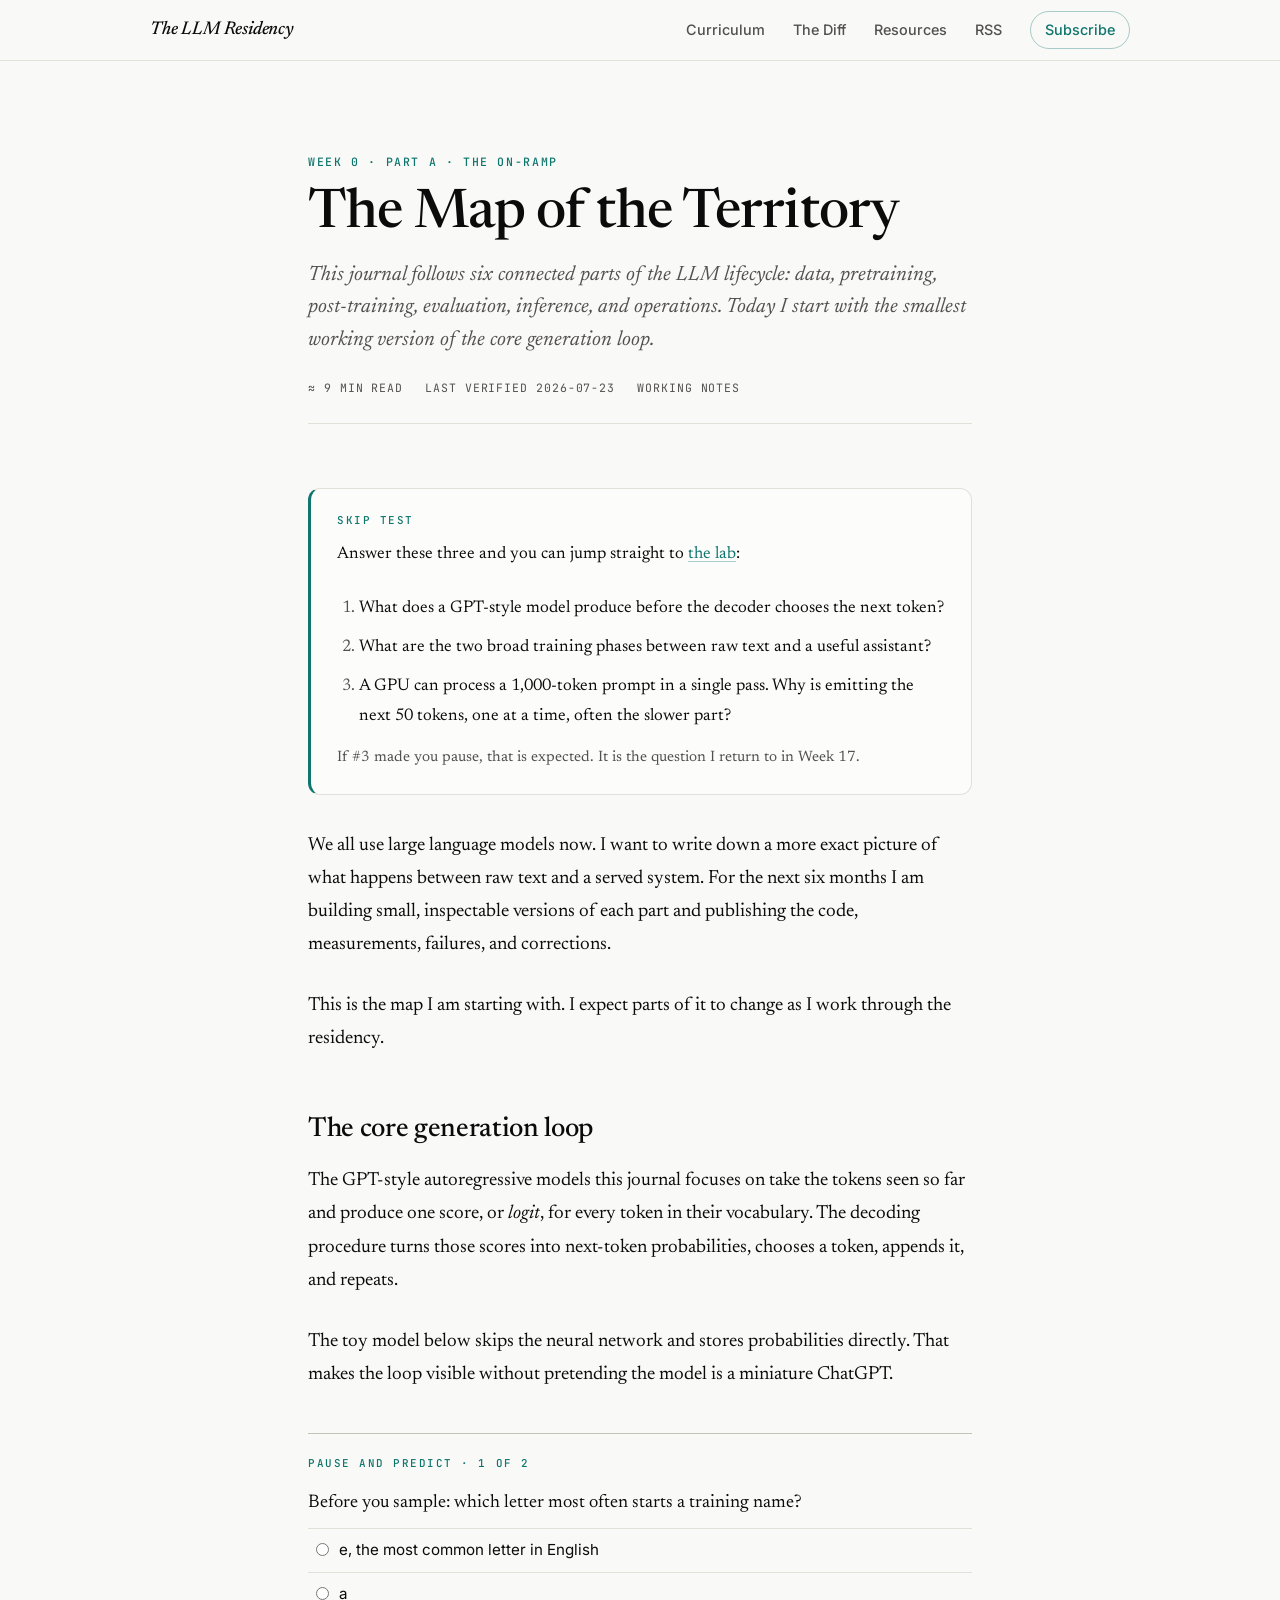
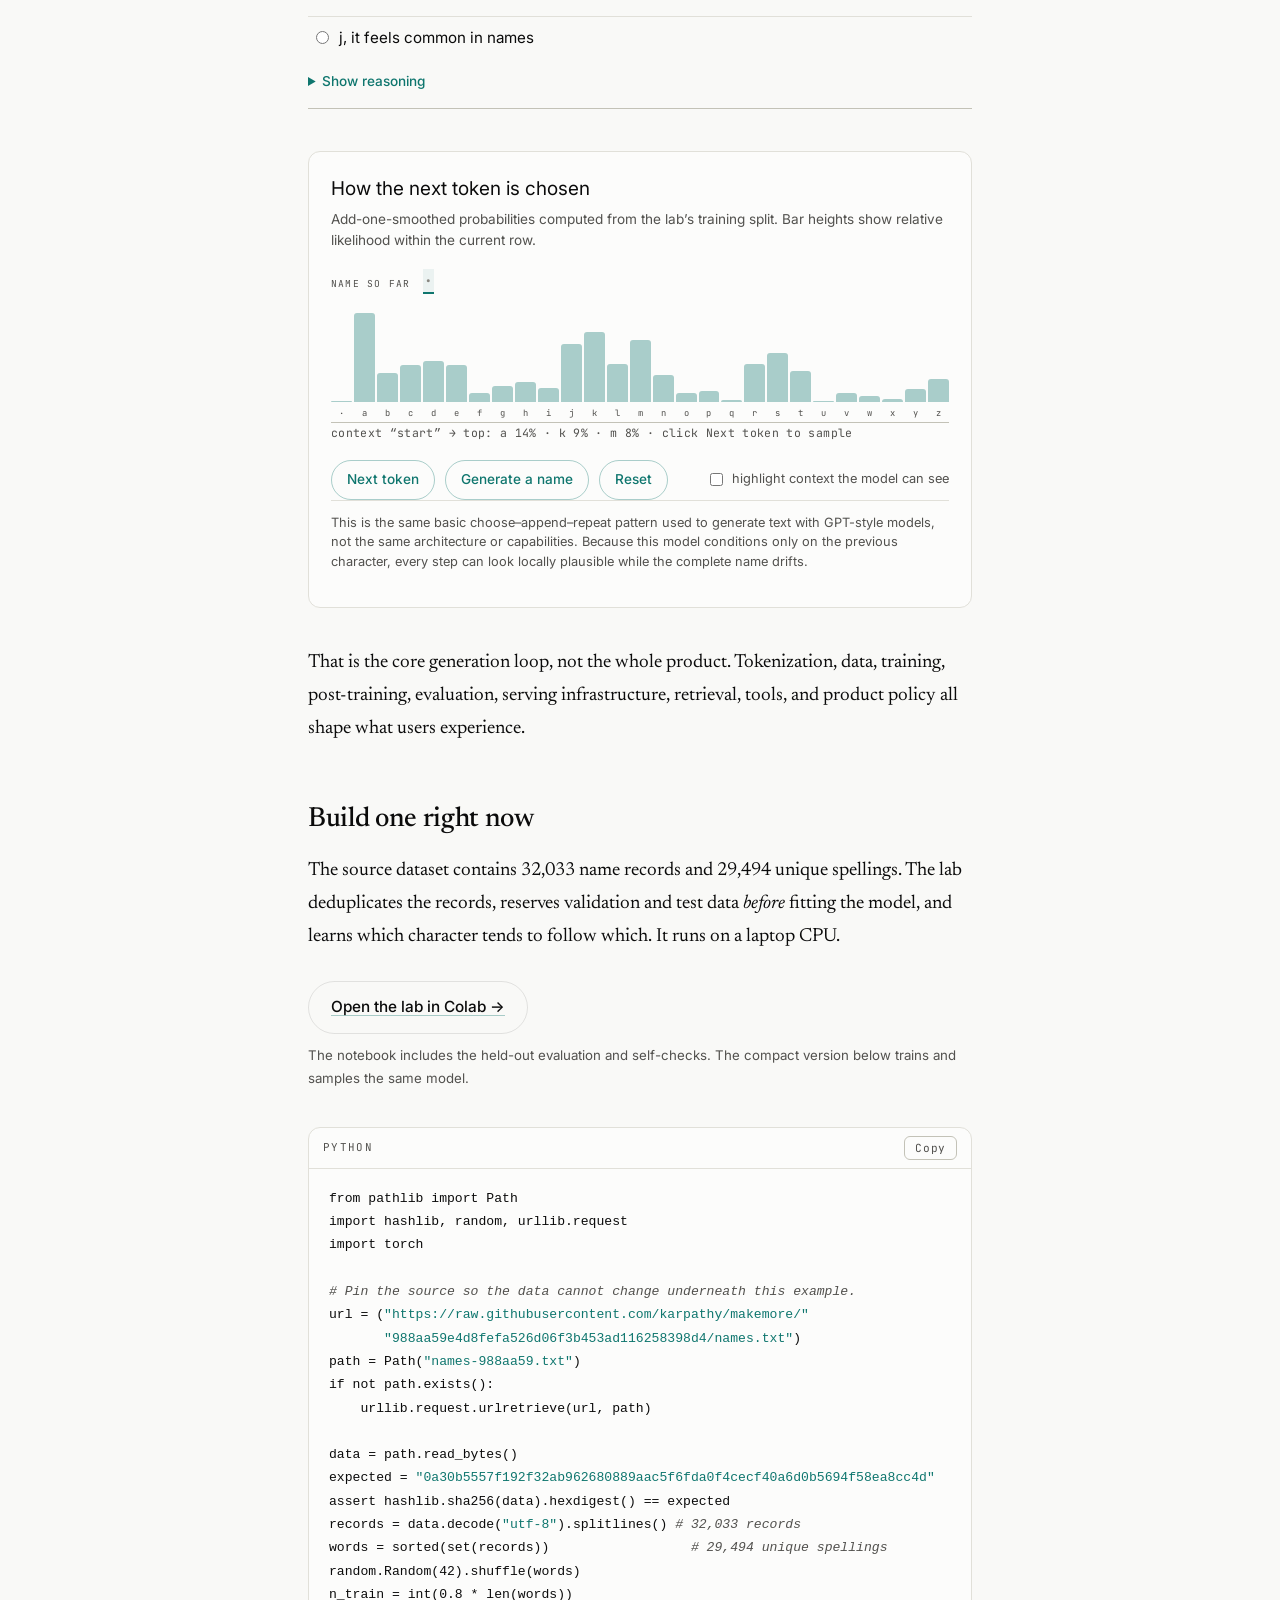
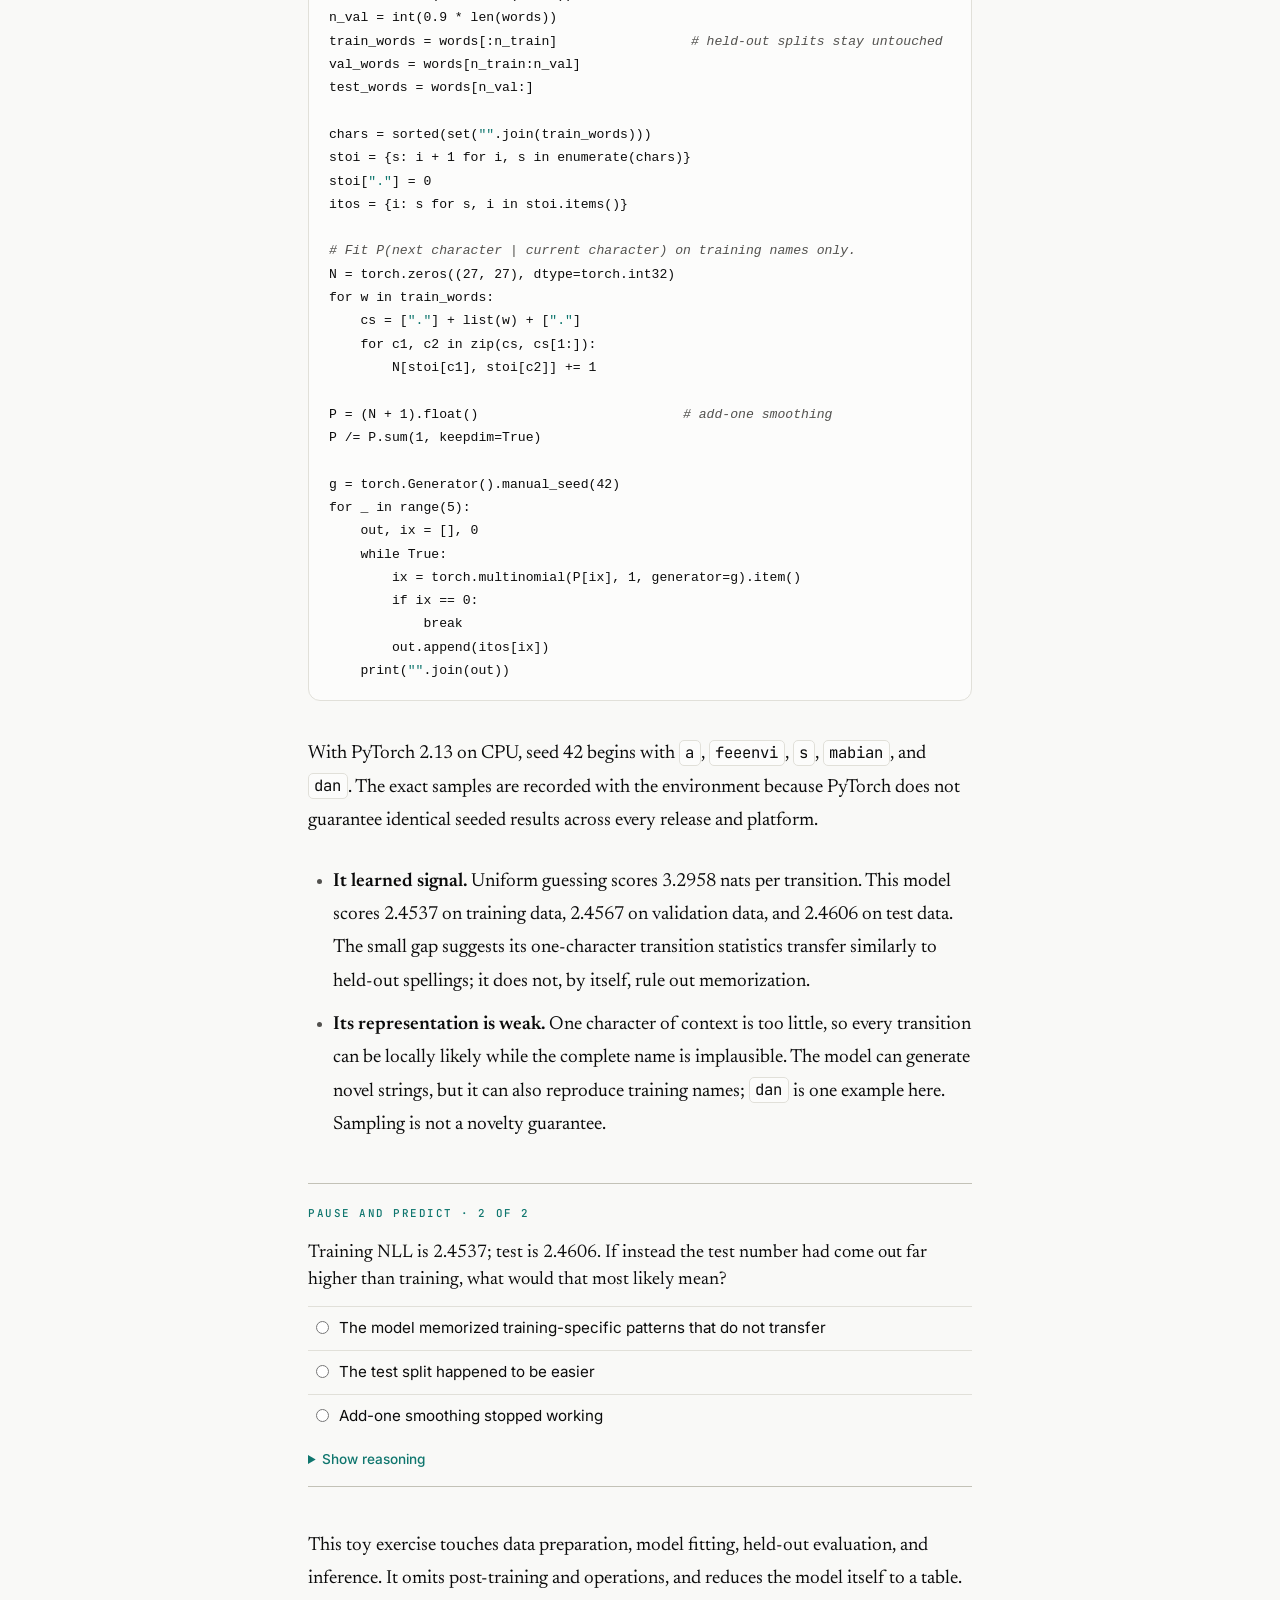
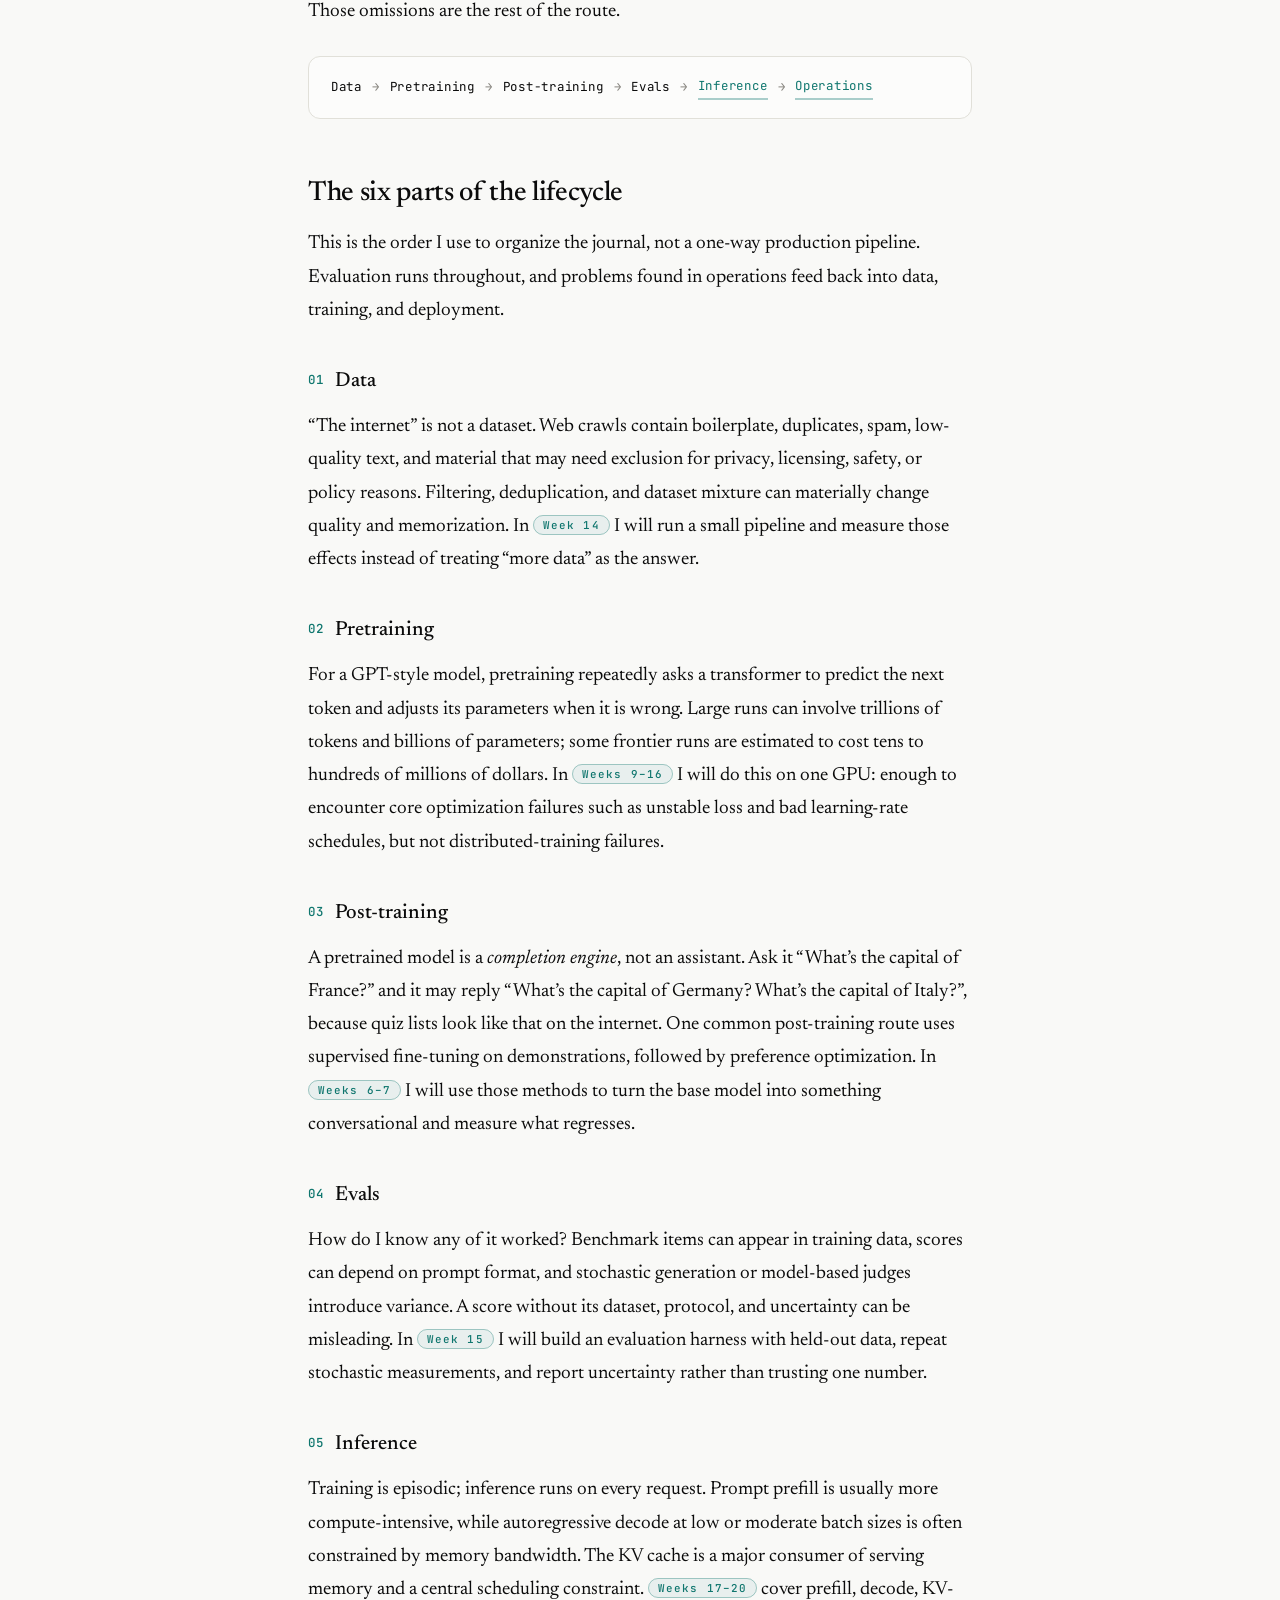
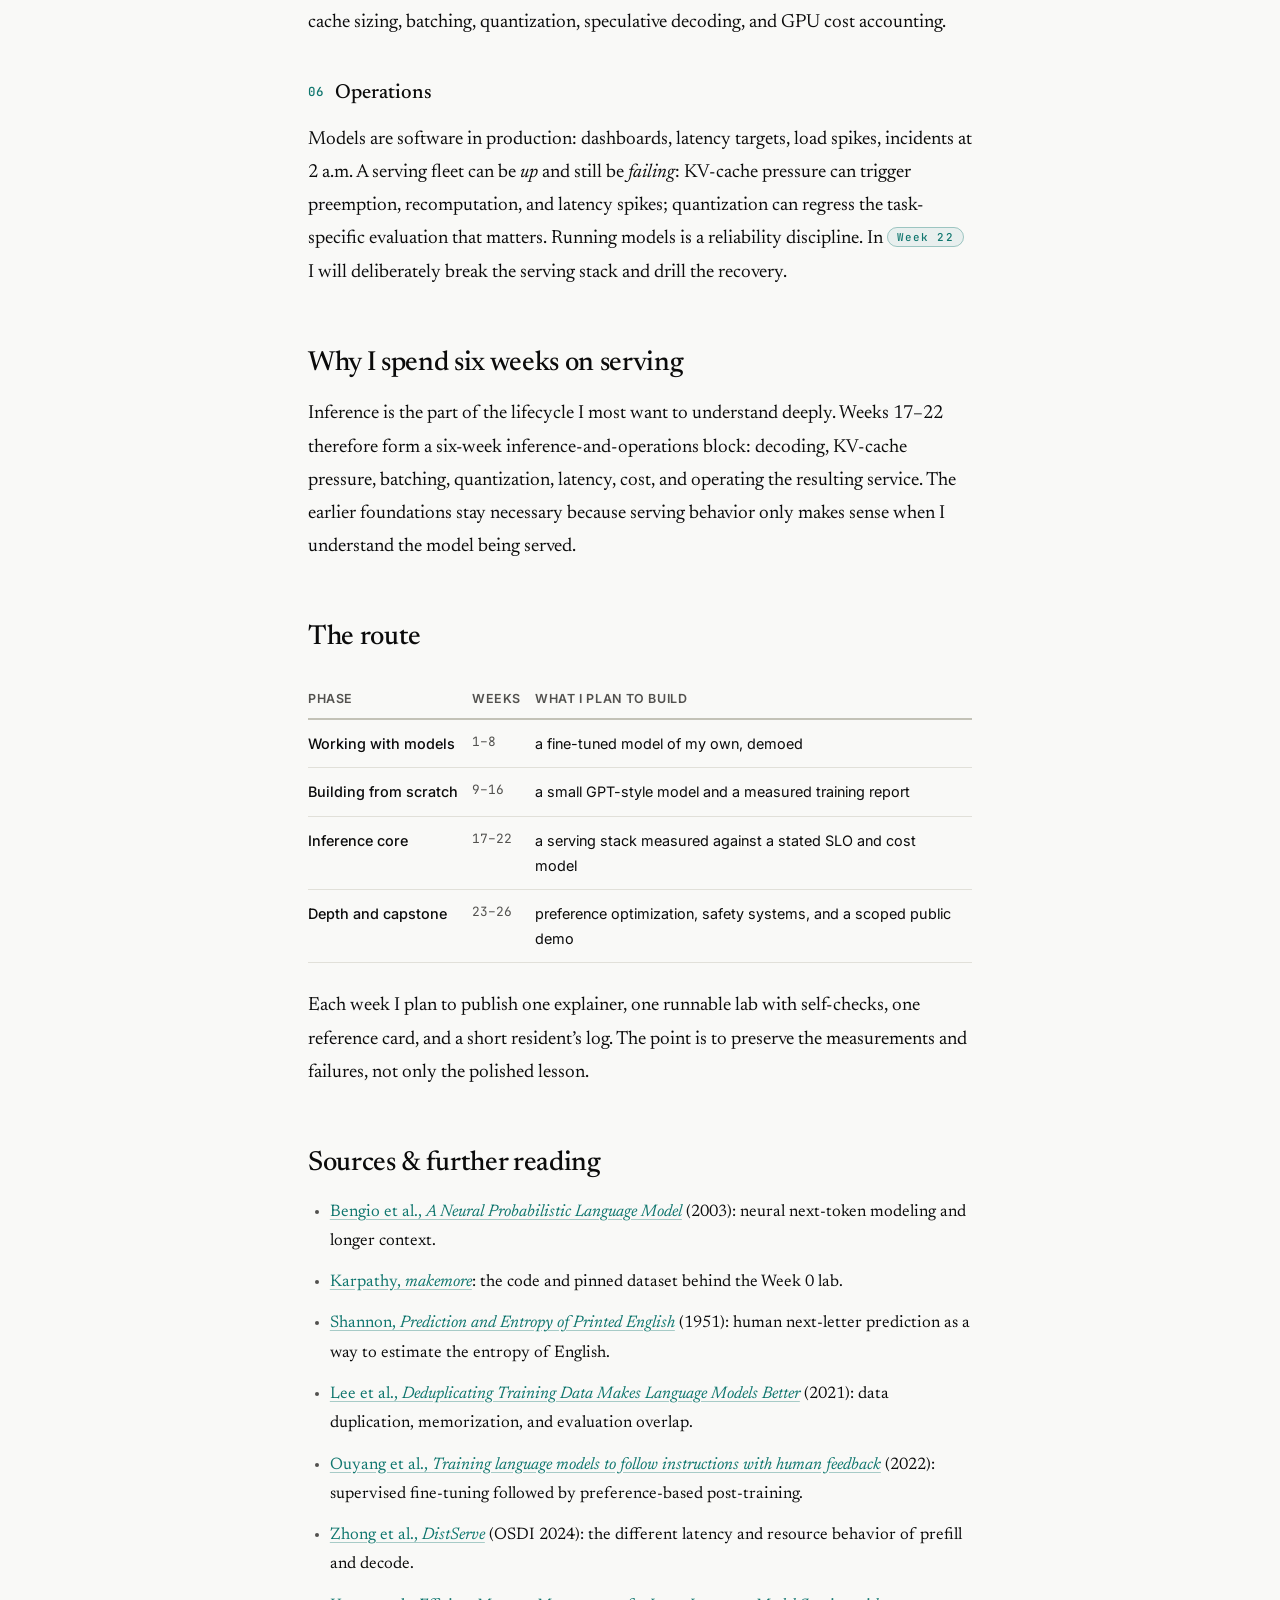
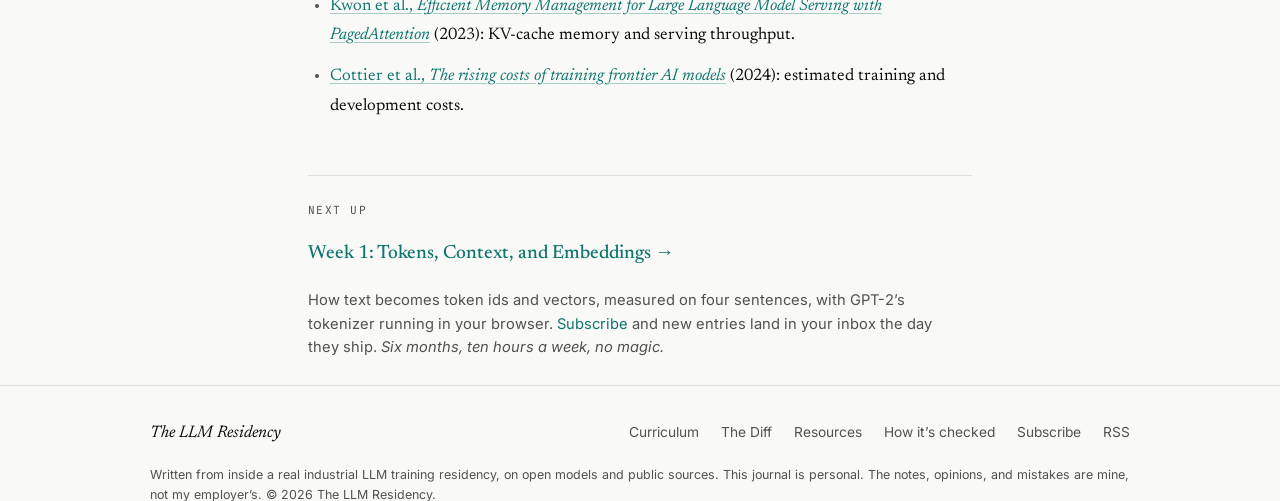
<file: week00a.html>
<!DOCTYPE html>
<html lang="en">
<head>
<meta charset="utf-8">
<meta name="viewport" content="width=device-width, initial-scale=1">
<title>The Map of the Territory · The LLM Residency, Week 0</title>
<meta name="description" content="A practical map of the LLM lifecycle, plus a character-level language model with held-out evaluation that runs on a laptop CPU.">
<meta property="og:title" content="The Map of the Territory · The LLM Residency">
<meta property="og:description" content="The LLM lifecycle from data to operations, made concrete with a small model you can train and evaluate yourself.">
<meta property="og:type" content="article">
<meta name="theme-color" media="(prefers-color-scheme: light)" content="#f9f9f7">
<meta name="theme-color" media="(prefers-color-scheme: dark)" content="#0d0d0d">
<link rel="icon" href="data:image/svg+xml,%3Csvg xmlns='http://www.w3.org/2000/svg' viewBox='0 0 32 32'%3E%3Crect width='32' height='32' rx='7' fill='%230f766e'/%3E%3Ccircle cx='16' cy='16' r='5.5' fill='%23f9f9f7'/%3E%3C/svg%3E">
<link rel="alternate" type="application/atom+xml" title="The LLM Residency" href="feed.xml">
<link rel="preconnect" href="https://fonts.googleapis.com">
<link rel="preconnect" href="https://fonts.gstatic.com" crossorigin>
<link href="https://fonts.googleapis.com/css2?family=Newsreader:ital,opsz,wght@0,6..72,400..700;1,6..72,400..700&family=Inter:wght@400;500;600&family=JetBrains+Mono:wght@400;500&display=swap" rel="stylesheet">
<link rel="stylesheet" href="styles.css?v=6">
</head>
<body>
<a class="skip-link" href="#main">Skip to content</a>

<header class="site-header">
  <div class="container">
    <a class="wordmark" href="index.html">The LLM Residency</a>
    <nav class="site-nav" aria-label="Site">
      <a href="index.html#curriculum">Curriculum</a>
      <a href="diff.html" class="nav-hide-m">The Diff</a>
      <a href="resources.html" class="nav-hide-m">Resources</a>
      <a href="feed.xml" class="nav-hide-m">RSS</a>
      <a href="index.html#subscribe" class="nav-cta">Subscribe</a>
    </nav>
  </div>
</header>

<main id="main">
  <div class="container">

    <header class="article-header">
      <p class="kicker">Week 0 · Part A · The on-ramp</p>
      <h1>The Map of the Territory</h1>
      <p class="dek">This journal follows six connected parts of the LLM lifecycle: data, pretraining,
      post-training, evaluation, inference, and operations. Today I start with the smallest working version
      of the core generation loop.</p>
      <div class="article-meta">
        <span>≈ 9 min read</span>
        <span>Last verified 2026-07-23</span>
        <span>Working notes</span>
        <span id="ppq-meta" hidden></span>
      </div>
    </header>

    <article class="prose">

      <aside class="callout" aria-label="Skip test">
        <span class="callout-label">Skip test</span>
        <p>Answer these three and you can jump straight to <a href="#lab">the lab</a>:</p>
        <ol>
          <li>What does a GPT-style model produce before the decoder chooses the next token?</li>
          <li>What are the two broad training phases between raw text and a useful assistant?</li>
          <li>A GPU can process a 1,000-token prompt in a single pass. Why is emitting the next 50 tokens,
          one at a time, often the slower part?</li>
        </ol>
        <p class="fine">If #3 made you pause, that is expected. It is the question I return to in Week 17.</p>
      </aside>

      <p>We all use large language models now. I want to write down a more exact picture of what happens
      between raw text and a served system. For the next six months I am building small, inspectable versions of each
      part and publishing the code, measurements, failures, and corrections.</p>

      <p>This is the map I am starting with. I expect parts of it to change as I work through the residency.</p>

      <h2 id="one-sentence">The core generation loop</h2>

      <p>The GPT-style autoregressive models this journal focuses on take the tokens seen so far and produce
      one score, or <em>logit</em>, for every token in their vocabulary. The decoding procedure turns those scores
      into next-token probabilities, chooses a token, appends it, and repeats.</p>

      <p>The toy model below skips the neural network and stores probabilities directly. That makes the loop
      visible without pretending the model is a miniature ChatGPT.</p>

      <section class="ppq" data-q="1" data-answer="a">
        <p class="ppq-kicker">Pause and predict · 1 of 2</p>
        <fieldset class="ppq-f">
          <legend>Before you sample: which letter most often starts a training name?</legend>
          <div class="ppq-opts">
            <label class="ppq-opt"><input type="radio" name="ppq1" value="e"><span>e, the most common letter in English</span></label>
            <label class="ppq-opt"><input type="radio" name="ppq1" value="a"><span>a</span></label>
            <label class="ppq-opt"><input type="radio" name="ppq1" value="j"><span>j, it feels common in names</span></label>
          </div>
        </fieldset>
        <p class="ppq-fb"></p>
        <details class="ppq-reason">
          <summary>Show reasoning</summary>
          <p>The widget's opening state answers this: from the start token, the model's probabilities are the
          add-one-smoothed, normalized counts of first letters in the training names. a leads with 3,328 starts, then
          k (2,160), m (1,914), j (1,776). The first tall bar you see below is that fact.</p>
        </details>
      </section>

      <figure class="ntp" id="ntp">
        <figcaption class="ntp-head">
          <span class="callout-label">How the next token is chosen</span>
          <span class="ntp-sub">Add-one-smoothed probabilities computed from the lab’s training split.
          Bar heights show relative likelihood within the current row.</span>
        </figcaption>
        <div class="ntp-name"><span class="ntp-label">name so far</span><span id="ntp-out" aria-live="polite"></span></div>
        <div class="ntp-bars" id="ntp-bars" aria-hidden="true"></div>
        <p class="ntp-read" id="ntp-read"></p>
        <div class="ntp-ctl">
          <button type="button" id="ntp-step">Next token</button>
          <button type="button" id="ntp-gen">Generate a name</button>
          <button type="button" id="ntp-reset">Reset</button>
          <label class="ntp-mem"><input type="checkbox" id="ntp-mem"> highlight context the model can see</label>
        </div>
        <p class="ntp-note">This is the same basic choose–append–repeat pattern used to generate text with
        GPT-style models, not the same architecture or capabilities. Because this model conditions only on the
        previous character, every step can look locally plausible while the complete name drifts.</p>
      </figure>

      <p>That is the core generation loop, not the whole product. Tokenization, data, training, post-training,
      evaluation, serving infrastructure, retrieval, tools, and product policy all shape what users experience.</p>

      <h2 id="lab">Build one right now</h2>

      <p>The source dataset contains 32,033 name records and 29,494 unique spellings. The lab deduplicates the
      records, reserves validation and test data <em>before</em> fitting the model, and learns which character
      tends to follow which. It runs on a laptop CPU.</p>

      <p class="lab-cta">
        <a class="btn btn-ghost" href="https://colab.research.google.com/github/revanthreddy-hai/the-llm-residency/blob/main/labs/week00_the_map.ipynb">Open the lab in Colab →</a>
        <span class="note">The notebook includes the held-out evaluation and self-checks. The compact version
        below trains and samples the same model.</span>
      </p>

      <div class="codeblock">
        <div class="codebar">
          <span class="lang">Python</span>
          <button class="copy-btn" type="button" data-copy>Copy</button>
        </div>
<pre><code>from pathlib import Path
import hashlib, random, urllib.request
import torch

<span class="c"># Pin the source so the data cannot change underneath this example.</span>
url = (<span class="s">"https://raw.githubusercontent.com/karpathy/makemore/"</span>
       <span class="s">"988aa59e4d8fefa526d06f3b453ad116258398d4/names.txt"</span>)
path = Path(<span class="s">"names-988aa59.txt"</span>)
if not path.exists():
    urllib.request.urlretrieve(url, path)

data = path.read_bytes()
expected = <span class="s">"0a30b5557f192f32ab962680889aac5f6fda0f4cecf40a6d0b5694f58ea8cc4d"</span>
assert hashlib.sha256(data).hexdigest() == expected
records = data.decode(<span class="s">"utf-8"</span>).splitlines() <span class="c"># 32,033 records</span>
words = sorted(set(records))                  <span class="c"># 29,494 unique spellings</span>
random.Random(42).shuffle(words)
n_train = int(0.8 * len(words))
n_val = int(0.9 * len(words))
train_words = words[:n_train]                 <span class="c"># held-out splits stay untouched</span>
val_words = words[n_train:n_val]
test_words = words[n_val:]

chars = sorted(set(<span class="s">""</span>.join(train_words)))
stoi = {s: i + 1 for i, s in enumerate(chars)}
stoi[<span class="s">"."</span>] = 0
itos = {i: s for s, i in stoi.items()}

<span class="c"># Fit P(next character | current character) on training names only.</span>
N = torch.zeros((27, 27), dtype=torch.int32)
for w in train_words:
    cs = [<span class="s">"."</span>] + list(w) + [<span class="s">"."</span>]
    for c1, c2 in zip(cs, cs[1:]):
        N[stoi[c1], stoi[c2]] += 1

P = (N + 1).float()                          <span class="c"># add-one smoothing</span>
P /= P.sum(1, keepdim=True)

g = torch.Generator().manual_seed(42)
for _ in range(5):
    out, ix = [], 0
    while True:
        ix = torch.multinomial(P[ix], 1, generator=g).item()
        if ix == 0:
            break
        out.append(itos[ix])
    print(<span class="s">""</span>.join(out))</code></pre>
      </div>

      <p>With PyTorch 2.13 on CPU, seed 42 begins with <code>a</code>, <code>feeenvi</code>, <code>s</code>,
      <code>mabian</code>, and <code>dan</code>. The exact samples are recorded with the environment because
      PyTorch does not guarantee identical seeded results across every release and platform.</p>

      <ul>
        <li><strong>It learned signal.</strong> Uniform guessing scores 3.2958 nats per transition. This model
        scores 2.4537 on training data, 2.4567 on validation data, and 2.4606 on test data. The small gap
        suggests its one-character transition statistics transfer similarly to held-out spellings; it does not,
        by itself, rule out memorization.</li>
        <li><strong>Its representation is weak.</strong> One character of context is too little, so every
        transition can be locally likely while the complete name is implausible. The model can generate novel
        strings, but it can also reproduce training names; <code>dan</code> is one example here. Sampling is not
        a novelty guarantee.</li>
      </ul>

      <section class="ppq" data-q="2" data-answer="mem">
        <p class="ppq-kicker">Pause and predict · 2 of 2</p>
        <fieldset class="ppq-f">
          <legend>Training NLL is 2.4537; test is 2.4606. If instead the test number had come out far higher
          than training, what would that most likely mean?</legend>
          <div class="ppq-opts">
            <label class="ppq-opt"><input type="radio" name="ppq2" value="mem"><span>The model memorized training-specific patterns that do not transfer</span></label>
            <label class="ppq-opt"><input type="radio" name="ppq2" value="easy"><span>The test split happened to be easier</span></label>
            <label class="ppq-opt"><input type="radio" name="ppq2" value="smooth"><span>Add-one smoothing stopped working</span></label>
          </div>
        </fieldset>
        <p class="ppq-fb"></p>
        <details class="ppq-reason">
          <summary>Show reasoning</summary>
          <p>Training NLL measures fit to data the model counted; test NLL measures transfer to spellings it
          never saw. Close scores mean what was learned generalizes. Diverging scores, with training much
          lower, mean the model latched onto training-specific patterns. Week 1 uses exactly this comparison
          to justify model choices.</p>
        </details>
      </section>

      <p>This toy exercise touches data preparation, model fitting, held-out evaluation, and inference. It omits
      post-training and operations, and reduces the model itself to a table. Those omissions are the rest of the
      route.</p>

      <figure class="flowline" aria-label="Six parts of the residency in curriculum order">
        <span>Data</span><span class="arr" aria-hidden="true">→</span><span>Pretraining</span><span class="arr" aria-hidden="true">→</span><span>Post-training</span><span class="arr" aria-hidden="true">→</span><span>Evals</span><span class="arr" aria-hidden="true">→</span><span class="core">Inference</span><span class="arr" aria-hidden="true">→</span><span class="core">Operations</span>
      </figure>

      <h2 id="six-stages">The six parts of the lifecycle</h2>

      <p>This is the order I use to organize the journal, not a one-way production pipeline. Evaluation runs
      throughout, and problems found in operations feed back into data, training, and deployment.</p>

      <h3><span class="stage-no">01</span>Data</h3>
      <p>“The internet” is not a dataset. Web crawls contain boilerplate, duplicates, spam, low-quality text,
      and material that may need exclusion for privacy, licensing, safety, or policy reasons. Filtering,
      deduplication, and dataset mixture can materially change quality and memorization. In
      <span class="wkchip">Week 14</span> I will run a small pipeline and measure those effects instead of
      treating “more data” as the answer.</p>

      <h3><span class="stage-no">02</span>Pretraining</h3>
      <p>For a GPT-style model, pretraining repeatedly asks a transformer to predict the next token and
      adjusts its parameters when it is wrong. Large runs can involve trillions of tokens and billions of
      parameters; some frontier runs are estimated to cost tens to hundreds of millions of dollars. In
      <span class="wkchip">Weeks 9–16</span> I will do this on one GPU: enough to encounter core optimization
      failures such as unstable loss and bad learning-rate schedules, but not distributed-training failures.</p>

      <h3><span class="stage-no">03</span>Post-training</h3>
      <p>A pretrained model is a <em>completion engine</em>, not an assistant. Ask it “What’s the capital
      of France?” and it may reply “What’s the capital of Germany? What’s the capital of Italy?”, because
      quiz lists look like that on the internet. One common post-training route uses supervised fine-tuning
      on demonstrations, followed by preference optimization. In <span class="wkchip">Weeks 6–7</span> I
      will use those methods to turn the base model into something conversational and measure what regresses.</p>

      <h3><span class="stage-no">04</span>Evals</h3>
      <p>How do I know any of it worked? Benchmark items can appear in training data, scores can depend on
      prompt format, and stochastic generation or model-based judges introduce variance. A score without its
      dataset, protocol, and uncertainty can be misleading. In <span class="wkchip">Week 15</span> I will build an evaluation harness with held-out data,
      repeat stochastic measurements, and report uncertainty rather than trusting one number.</p>

      <h3><span class="stage-no">05</span>Inference</h3>
      <p>Training is episodic; inference runs on every request. Prompt prefill is usually more
      compute-intensive, while autoregressive decode at low or moderate batch sizes is often constrained by
      memory bandwidth. The KV cache is a major consumer of serving memory and a central scheduling
      constraint. <span class="wkchip">Weeks 17–20</span> cover prefill, decode, KV-cache sizing, batching,
      quantization, speculative decoding, and GPU cost accounting.</p>

      <h3><span class="stage-no">06</span>Operations</h3>
      <p>Models are software in production: dashboards, latency targets, load spikes, incidents at 2 a.m.
      A serving fleet can be <em>up</em> and still be <em>failing</em>: KV-cache pressure can trigger
      preemption, recomputation, and latency spikes; quantization can regress the task-specific evaluation
      that matters. Running models is a reliability discipline. In <span class="wkchip">Week 22</span> I
      will deliberately break the serving stack and drill the recovery.</p>

      <h2 id="jobs">Why I spend six weeks on serving</h2>

      <p>Inference is the part of the lifecycle I most want to understand deeply. Weeks 17–22 therefore form a six-week inference-and-operations block: decoding, KV-cache
      pressure, batching, quantization, latency, cost, and operating the resulting service. The earlier
      foundations stay necessary because serving behavior only makes sense when I understand the model being
      served.</p>

      <h2 id="route">The route</h2>

      <table>
        <thead>
          <tr><th scope="col">Phase</th><th scope="col">Weeks</th><th scope="col">What I plan to build</th></tr>
        </thead>
        <tbody>
          <tr><td>Working with models</td><td class="wkcol">1–8</td><td>a fine-tuned model of my own, demoed</td></tr>
          <tr><td>Building from scratch</td><td class="wkcol">9–16</td><td>a small GPT-style model and a measured training report</td></tr>
          <tr><td>Inference core</td><td class="wkcol">17–22</td><td>a serving stack measured against a stated SLO and cost model</td></tr>
          <tr><td>Depth and capstone</td><td class="wkcol">23–26</td><td>preference optimization, safety systems, and a scoped public demo</td></tr>
        </tbody>
      </table>

      <p>Each week I plan to publish one explainer, one runnable lab with self-checks, one reference card,
      and a short resident’s log. The point is to preserve the measurements and failures, not only the
      polished lesson.</p>

      <h2 id="sources">Sources &amp; further reading</h2>

      <ul class="sources">
        <li><a href="https://www.jmlr.org/papers/v3/bengio03a.html">Bengio et&nbsp;al.,
        <em>A Neural Probabilistic Language Model</em></a> (2003): neural next-token modeling and longer
        context.</li>
        <li><a href="https://github.com/karpathy/makemore/tree/988aa59e4d8fefa526d06f3b453ad116258398d4">Karpathy,
        <em>makemore</em></a>: the code and pinned dataset behind the Week 0 lab.</li>
        <li><a href="https://www.nokia.com/bell-labs/publications-and-media/publications/prediction-and-entropy-of-printed-english/">Shannon,
        <em>Prediction and Entropy of Printed English</em></a> (1951): human next-letter prediction as a
        way to estimate the entropy of English.</li>
        <li><a href="https://arxiv.org/abs/2107.06499">Lee et&nbsp;al., <em>Deduplicating Training Data
        Makes Language Models Better</em></a> (2021): data duplication, memorization, and evaluation overlap.</li>
        <li><a href="https://arxiv.org/abs/2203.02155">Ouyang et&nbsp;al., <em>Training language models to
        follow instructions with human feedback</em></a> (2022): supervised fine-tuning followed by
        preference-based post-training.</li>
        <li><a href="https://www.usenix.org/conference/osdi24/presentation/zhong-yinmin">Zhong et&nbsp;al.,
        <em>DistServe</em></a> (OSDI 2024): the different latency and resource behavior of prefill and decode.</li>
        <li><a href="https://arxiv.org/abs/2309.06180">Kwon et&nbsp;al., <em>Efficient Memory Management for
        Large Language Model Serving with PagedAttention</em></a> (2023): KV-cache memory and serving throughput.</li>
        <li><a href="https://arxiv.org/abs/2405.21015">Cottier et&nbsp;al., <em>The rising costs of training
        frontier AI models</em></a> (2024): estimated training and development costs.</li>
      </ul>

    </article>

    <div class="article-next">
      <span class="k">Next up</span>
      <p class="nt"><a href="week01.html">Week 1: Tokens, Context, and Embeddings →</a></p>
      <p style="font-size:0.92rem; color: var(--ink-2); max-width: 40rem;">
        How text becomes token ids and vectors, measured on four sentences, with GPT-2’s tokenizer
        running in your browser. <a href="index.html#subscribe">Subscribe</a> and new entries land in your
        inbox the day they ship. <em>Six months, ten hours a week, no magic.</em>
      </p>
    </div>

  </div>
</main>

<footer class="site-footer">
  <div class="container">
    <span class="fm">The LLM Residency</span>
    <nav aria-label="Footer">
      <a href="index.html#curriculum">Curriculum</a>
      <a href="diff.html">The Diff</a>
      <a href="resources.html">Resources</a>
      <a href="index.html#method">How it’s checked</a>
      <a href="index.html#subscribe">Subscribe</a>
      <a href="feed.xml">RSS</a>
    </nav>
    <p class="fine">Written from inside a real industrial LLM training residency, on open models and public sources.
    This journal is personal. The notes, opinions, and mistakes are mine, not my employer’s.
    © 2026 The LLM Residency.</p>
  </div>
</footer>

<script>
  (function () {
    var btn = document.querySelector("[data-copy]");
    if (!btn) return;
    btn.addEventListener("click", function () {
      var code = btn.closest(".codeblock").querySelector("pre code");
      var text = code.textContent;
      function done(ok) {
        btn.textContent = ok ? "Copied ✓" : "Select & copy";
        setTimeout(function () { btn.textContent = "Copy"; }, 2000);
      }
      if (navigator.clipboard && navigator.clipboard.writeText) {
        navigator.clipboard.writeText(text).then(function () { done(true); }, function () { done(false); });
      } else {
        done(false);
      }
    });
  })();
</script>
<script>
  (function () {
    var A = ".abcdefghijklmnopqrstuvwxyz".split("");
    var C = [0,3328,905,1136,1262,1150,298,490,639,448,1776,2160,1161,1914,837,277,354,67,1162,1496,971,51,299,196,99,414,705,5215,436,432,323,792,518,105,125,1775,1239,127,435,1925,1187,4080,55,59,46,2394,832,521,276,642,118,134,1542,330,91,249,27,0,54,497,0,0,31,157,1,0,65,0,2,70,0,0,601,6,2,36,0,0,0,52,0,69,583,0,25,0,392,0,1,496,201,2,239,86,0,0,276,1,9,55,2,25,26,0,0,2,70,4,372,998,1,2,105,927,5,18,96,486,7,1,39,26,25,291,0,1,317,21,4,72,14,19,0,207,1,2906,530,90,106,296,962,59,85,110,635,45,136,2442,571,1939,193,62,9,1394,627,452,55,332,29,86,759,131,67,182,0,0,0,85,33,1,1,111,0,2,16,0,1,43,0,0,91,4,13,9,0,2,0,11,2,82,238,1,0,12,234,1,14,272,142,2,0,23,5,20,59,0,0,145,19,19,62,0,21,0,21,1,1835,1680,5,1,18,518,2,2,1,549,6,24,132,90,99,210,1,1,168,21,51,128,29,9,0,152,17,1773,1847,93,389,317,1210,77,319,72,62,62,339,1019,314,1572,438,37,36,661,981,402,93,201,7,56,609,216,52,1092,1,4,3,325,0,0,36,82,2,2,7,5,1,359,0,0,8,4,2,136,4,5,0,9,0,282,1289,2,1,1,652,1,0,225,372,1,13,100,8,19,242,0,0,78,79,12,41,2,29,0,276,2,966,1993,38,21,100,2161,16,5,12,1871,6,15,1001,47,11,490,12,3,14,68,59,229,54,12,0,1176,6,391,1943,85,34,18,601,1,0,4,940,4,0,3,121,13,325,27,0,69,24,3,112,2,1,0,213,11,4798,2297,6,153,507,1009,11,194,20,1294,34,44,137,13,1425,365,2,2,37,220,336,79,41,9,4,355,117,636,108,101,83,129,82,25,31,132,56,8,49,457,191,1756,82,75,2,752,394,84,197,129,73,24,79,38,27,143,0,1,0,139,1,0,155,40,1,1,11,1,1,42,29,0,105,10,10,3,0,0,0,8,0,21,11,0,0,0,1,0,0,0,11,0,0,1,2,0,0,0,0,1,2,0,156,0,0,0,0,0,974,1805,30,72,136,1217,9,52,89,2202,22,64,290,116,109,634,11,14,325,123,155,186,50,17,1,552,19,865,912,15,43,6,668,1,2,966,512,2,61,211,69,19,377,36,1,45,341,541,133,14,15,0,157,7,358,791,1,14,0,519,1,1,500,388,2,0,92,3,11,477,0,0,272,28,266,53,8,6,1,247,81,116,124,81,68,97,130,17,33,48,94,12,71,225,118,204,5,8,10,293,369,59,2,29,53,22,11,34,65,490,1,0,1,404,0,0,1,709,0,2,9,0,6,119,0,0,32,0,0,7,5,0,0,91,0,29,189,1,0,7,100,1,1,16,100,0,5,10,1,42,26,0,0,13,12,7,21,0,2,0,47,1,91,75,1,3,4,27,2,0,1,78,0,0,18,1,1,27,0,0,0,23,46,5,0,2,28,21,18,1389,1659,23,84,188,231,8,19,19,150,17,62,808,114,1312,211,12,5,220,309,78,106,86,4,14,18,65,125,671,1,1,2,282,0,0,32,273,0,2,98,28,4,80,2,0,22,4,2,59,1,2,1,114,36];
    var P = [];
    for (var i = 0; i < 27; i++) {
      var row = [], sum = 0;
      for (var j = 0; j < 27; j++) { var v = C[i * 27 + j] + 1; row.push(v); sum += v; }
      for (j = 0; j < 27; j++) row[j] /= sum;
      P.push(row);
    }
    var out = document.getElementById("ntp-out"), barsEl = document.getElementById("ntp-bars"),
        read = document.getElementById("ntp-read"), stepBtn = document.getElementById("ntp-step"),
        genBtn = document.getElementById("ntp-gen"), resetBtn = document.getElementById("ntp-reset"),
        memChk = document.getElementById("ntp-mem");
    if (!out) return;
    var seq = [], ctx = 0, done = false, stopReason = null, timer = null, flipT = null;

    var bars = [];
    for (var b = 0; b < 27; b++) {
      var bar = document.createElement("div"); bar.className = "bar";
      var fill = document.createElement("div"); fill.className = "fill";
      var bl = document.createElement("span"); bl.className = "bl";
      bl.textContent = b === 0 ? "\u00b7" : A[b];
      bar.appendChild(fill); bar.appendChild(bl); barsEl.appendChild(bar);
      bars.push(fill);
    }

    function label(i) { return i === 0 ? "end" : A[i]; }

    function contextLabel(i) { return i === 0 ? "start" : A[i]; }

    function render(hit, rowIndex) {
      var shownCtx = typeof rowIndex === "number" ? rowIndex : ctx;
      var row = P[shownCtx], max = Math.max.apply(null, row);
      for (var j = 0; j < 27; j++) {
        bars[j].style.height = (row[j] / max * 100) + "%";
        bars[j].parentNode.className = "bar" + (hit === j ? " hit" : "");
      }
      var h = "<em>\u00b7</em>";
      for (var k = 0; k < seq.length; k++) {
        var cls = (k === seq.length - 1 && !done) ? "cur" : "";
        if (memChk.checked && k < seq.length - 1) cls += " dim";
        h += "<span class=\"" + cls + "\">" + seq[k] + "</span>";
      }
      if (seq.length === 0 && !done) h = "<em class=\"cur\">\u00b7</em>";
      out.innerHTML = h;
      if (done && stopReason === "end") {
        read.textContent = "context \u201c" + contextLabel(shownCtx) + "\u201d \u2192 sampled \u201cend\u201d \u00b7 name complete: " +
          (seq.length ? seq.join("") : "(empty sample)");
      } else if (done && stopReason === "limit") {
        read.textContent = "stopped at 25 characters for display \u00b7 the model did not sample \u201cend\u201d";
      } else if (hit >= 0) {
        read.textContent = "context \u201c" + contextLabel(shownCtx) + "\u201d \u2192 sampled \u201c" + label(hit) +
          "\u201d \u00b7 next context \u201c" + contextLabel(ctx) + "\u201d";
      } else {
        var idx = row.map(function(p, i){ return [p, i]; }).sort(function(a,b){ return b[0]-a[0]; }).slice(0,3);
        read.textContent = "context \u201c" + contextLabel(shownCtx) + "\u201d \u2192 top: " +
          idx.map(function(t){ return label(t[1]) + " " + (t[0]*100).toFixed(0) + "%"; }).join(" \u00b7 ") +
          " \u00b7 click Next token to sample";
      }
      stepBtn.disabled = done;
    }

    function step() {
      if (done) return;
      if (flipT) { clearTimeout(flipT); flipT = null; }
      var from = ctx, row = P[from], r = Math.random(), acc = 0, pick = 26;
      for (var j = 0; j < 27; j++) { acc += row[j]; if (r < acc) { pick = j; break; } }
      if (pick === 0) {
        done = true; stopReason = "end"; render(0, from); return;
      }
      seq.push(A[pick]); ctx = pick;
      if (seq.length >= 25) {
        done = true; stopReason = "limit"; render(pick, from); return;
      }
      render(pick, from);
      flipT = setTimeout(function () { flipT = null; if (!done) render(-1); }, 700);
    }

    function reset() {
      if (timer) { clearInterval(timer); timer = null; }
      if (flipT) { clearTimeout(flipT); flipT = null; }
      seq = []; ctx = 0; done = false; stopReason = null; render(-1, ctx);
    }

    stepBtn.addEventListener("click", step);
    resetBtn.addEventListener("click", reset);
    genBtn.addEventListener("click", function () {
      reset();
      timer = setInterval(function () {
        step();
        if (done) { clearInterval(timer); timer = null; }
      }, 260);
    });
    memChk.addEventListener("change", function () { render(-1, ctx); });
    reset();
  })();
</script>
<script>
  (function () {
    var FB = {
      "1": {
        "a": "Yes. In the training names, a starts 3,328 of 23,595, more than any other letter. The tall second bar in the chart below is exactly this fact.",
        "e": "e is the most common letter in English text overall, but name starts have their own distribution: e starts 1,150 training names, while a starts 3,328. Reset the widget below and compare the a and e bars in the opening row.",
        "j": "Reasonable guess: j is genuinely popular (1,776 starts, fourth place). But a leads with 3,328. Reset the widget below and compare the a and j bars in the opening row."
      },
      "2": {
        "mem": "Right. A large gap, with training much lower, means the model fits its training data far better than unseen data: overfitting, or a mismatch between the splits. This table has only 729 numbers, so it has little room to overfit, which is why the gap stays small.",
        "easy": "Other direction. If the test split were unusually easy, its NLL would come out low, shrinking the gap or flipping it. A large gap with training lower means test data surprised the model more, not less.",
        "smooth": "Smoothing is not the suspect: add-one smoothing applies identically wherever the model is evaluated, and its job is to keep unseen transitions from having zero probability, which would make the NLL infinite. A train-test gap is about what was counted, not how unseen pairs are handled."
      }
    };
    var KEY = "llmres-ppq-w0a@2026-07-23";
    var state = {};
    try {
      var raw = JSON.parse(localStorage.getItem(KEY) || "{}");
      state = raw && typeof raw === "object" && !Array.isArray(raw) ? raw : {};
    } catch (e) { state = {}; }

    var sections = Array.prototype.slice.call(document.querySelectorAll(".ppq"));
    var meta = document.getElementById("ppq-meta");
    if (!sections.length) return;

    function save() {
      try { localStorage.setItem(KEY, JSON.stringify(state)); } catch (e) {}
    }

    function reviewedCount() {
      var n = 0;
      sections.forEach(function (sec) { if (state[sec.getAttribute("data-q")]) n++; });
      return n;
    }

    function renderMeta() {
      var n = reviewedCount();
      if (!meta) return;
      if (n === 0) { meta.hidden = true; return; }
      meta.hidden = false;
      meta.textContent = n + " of " + sections.length + " reviewed";
    }

    function tagAnswer(sec) {
      var ans = sec.getAttribute("data-answer");
      sec.querySelectorAll(".ppq-opt").forEach(function (row) {
        var input = row.querySelector("input"), text = row.querySelector("span");
        if (input.value === ans && text && !text.querySelector(".ppq-ans-tag")) {
          var t = document.createElement("span");
          t.className = "ppq-ans-tag";
          t.textContent = " · answer";
          text.appendChild(t);
        }
      });
    }

    function apply(sec, value, announce) {
      var q = sec.getAttribute("data-q");
      var fb = sec.querySelector(".ppq-fb");
      sec.querySelectorAll(".ppq-opt").forEach(function (row) {
        row.classList.toggle("is-picked", row.querySelector("input").value === value);
      });
      sec.classList.add("is-done");
      tagAnswer(sec);
      if (value && value !== "reveal") {
        if (announce) fb.setAttribute("role", "status");
        var word = value === sec.getAttribute("data-answer") ? "" : "Not this one. ";
        fb.textContent = word + FB[q][value];
        var input = sec.querySelector("input[value=\"" + value + "\"]");
        if (input) input.checked = true;
      }
    }

    sections.forEach(function (sec) {
      var q = sec.getAttribute("data-q");
      sec.addEventListener("change", function (e) {
        if (e.target && e.target.type === "radio") {
          state[q] = e.target.value;
          apply(sec, e.target.value, true);
          save(); renderMeta();
        }
      });
      var reason = sec.querySelector(".ppq-reason");
      reason.addEventListener("toggle", function () {
        if (reason.open && !state[q]) {
          state[q] = "reveal";
          sec.classList.add("is-done");
          tagAnswer(sec);
          save(); renderMeta();
        }
      });
      var v = state[q];
      if (v === "reveal" || (v && FB[q] && FB[q][v])) { apply(sec, v, false); }
      else if (v) { delete state[q]; }
    });
    renderMeta();
  })();
</script>
</body>
</html>
</file>
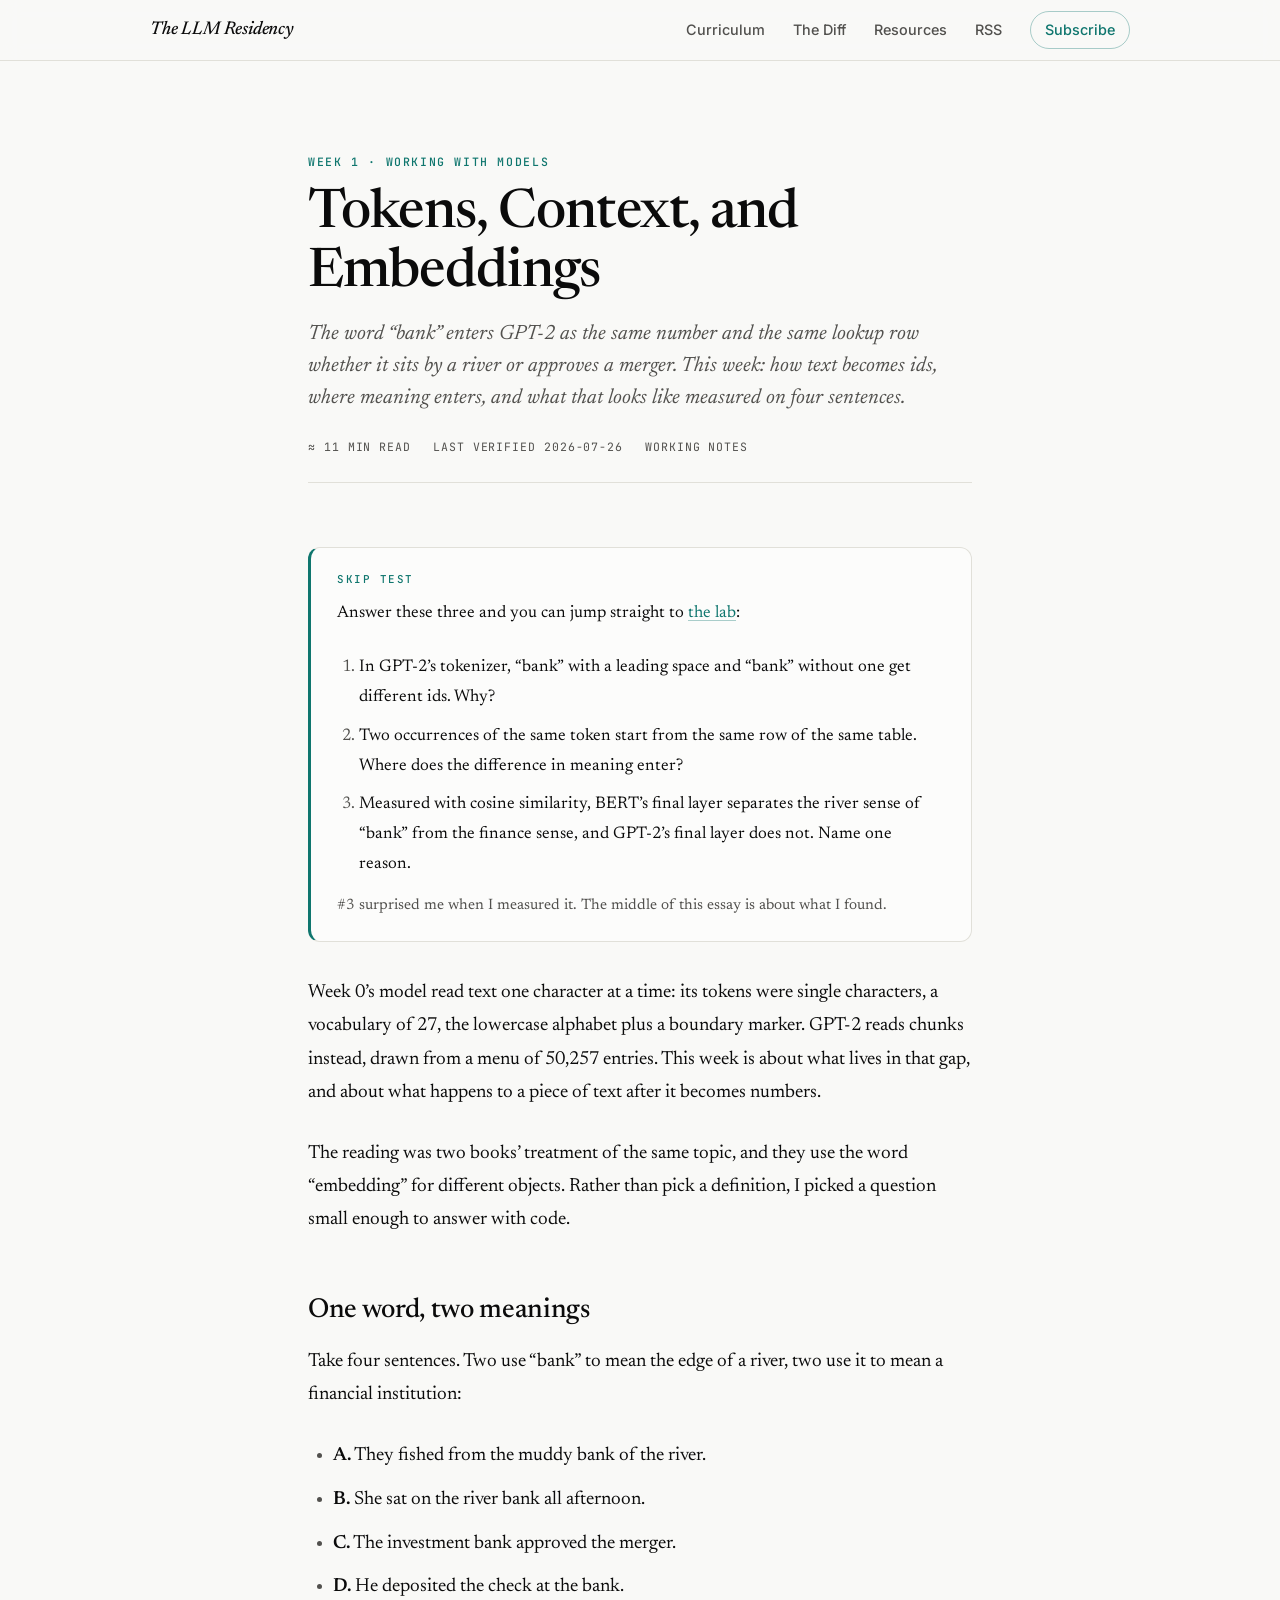
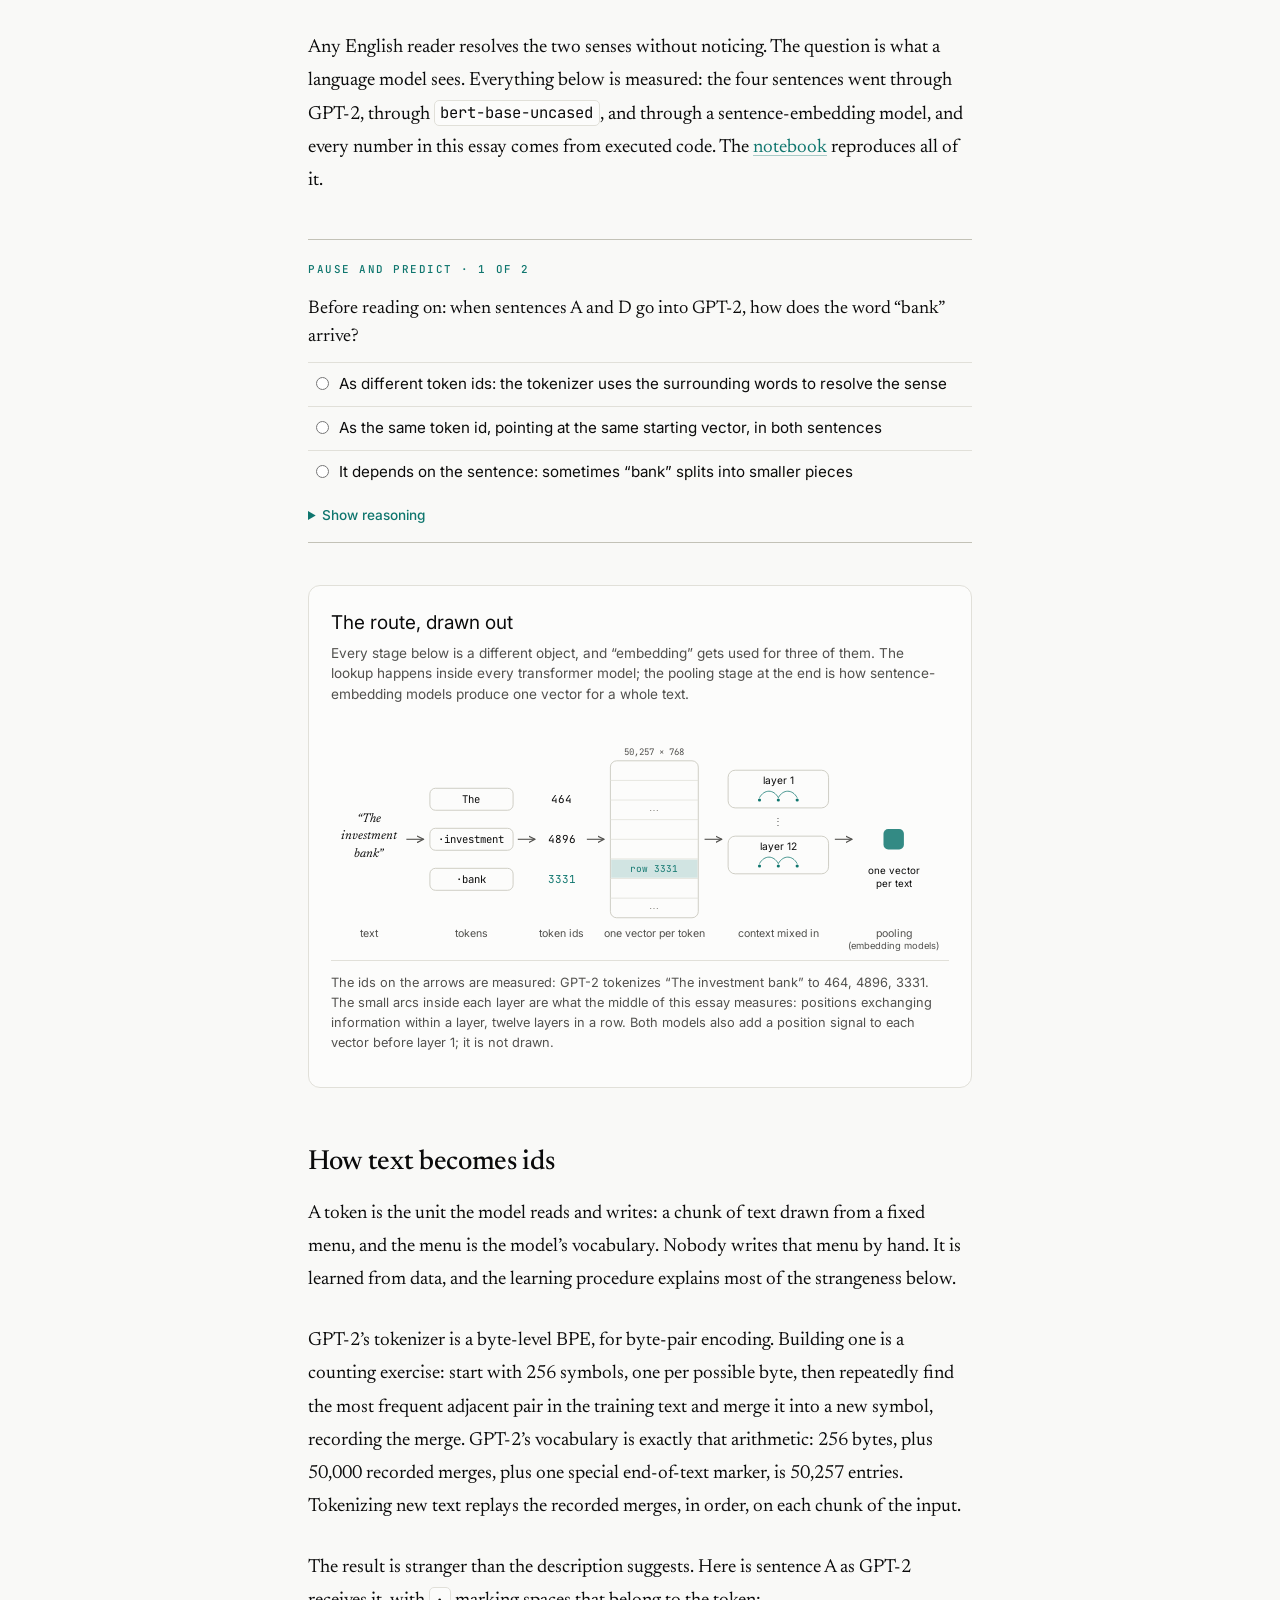
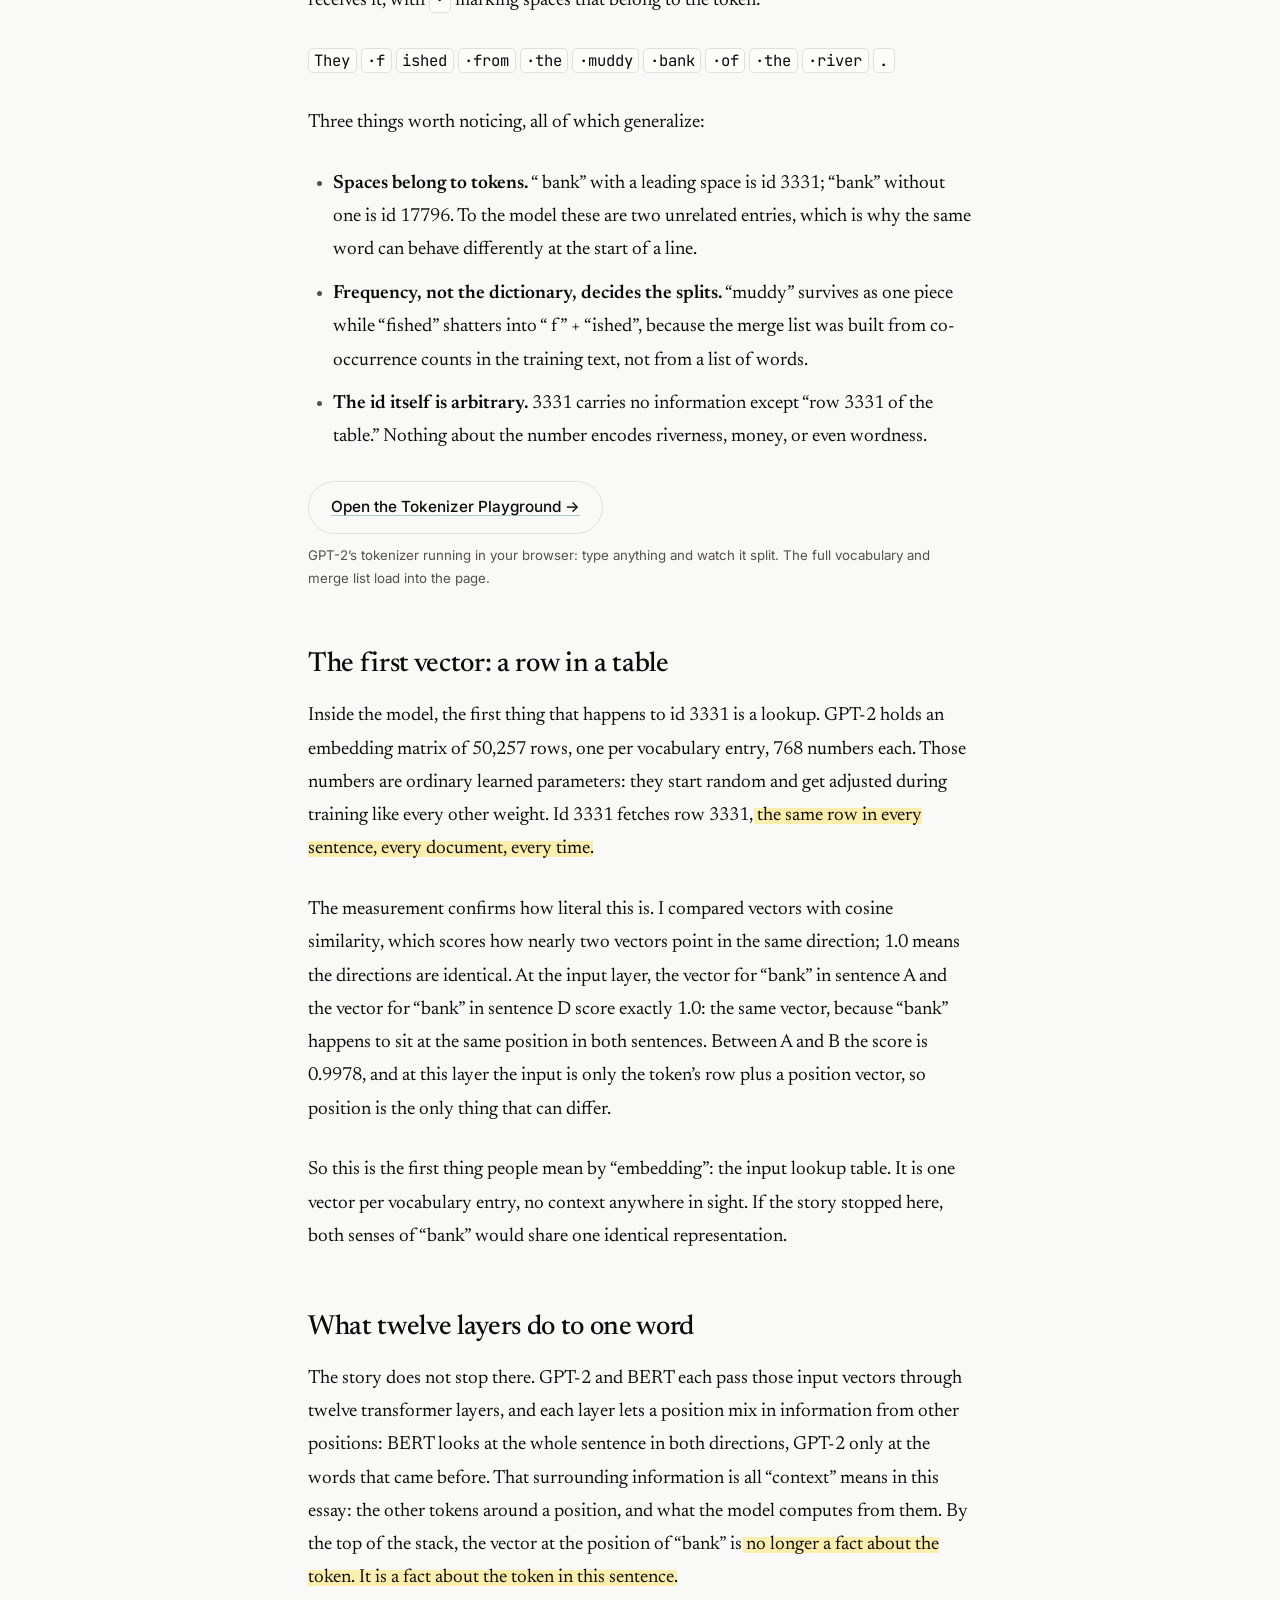
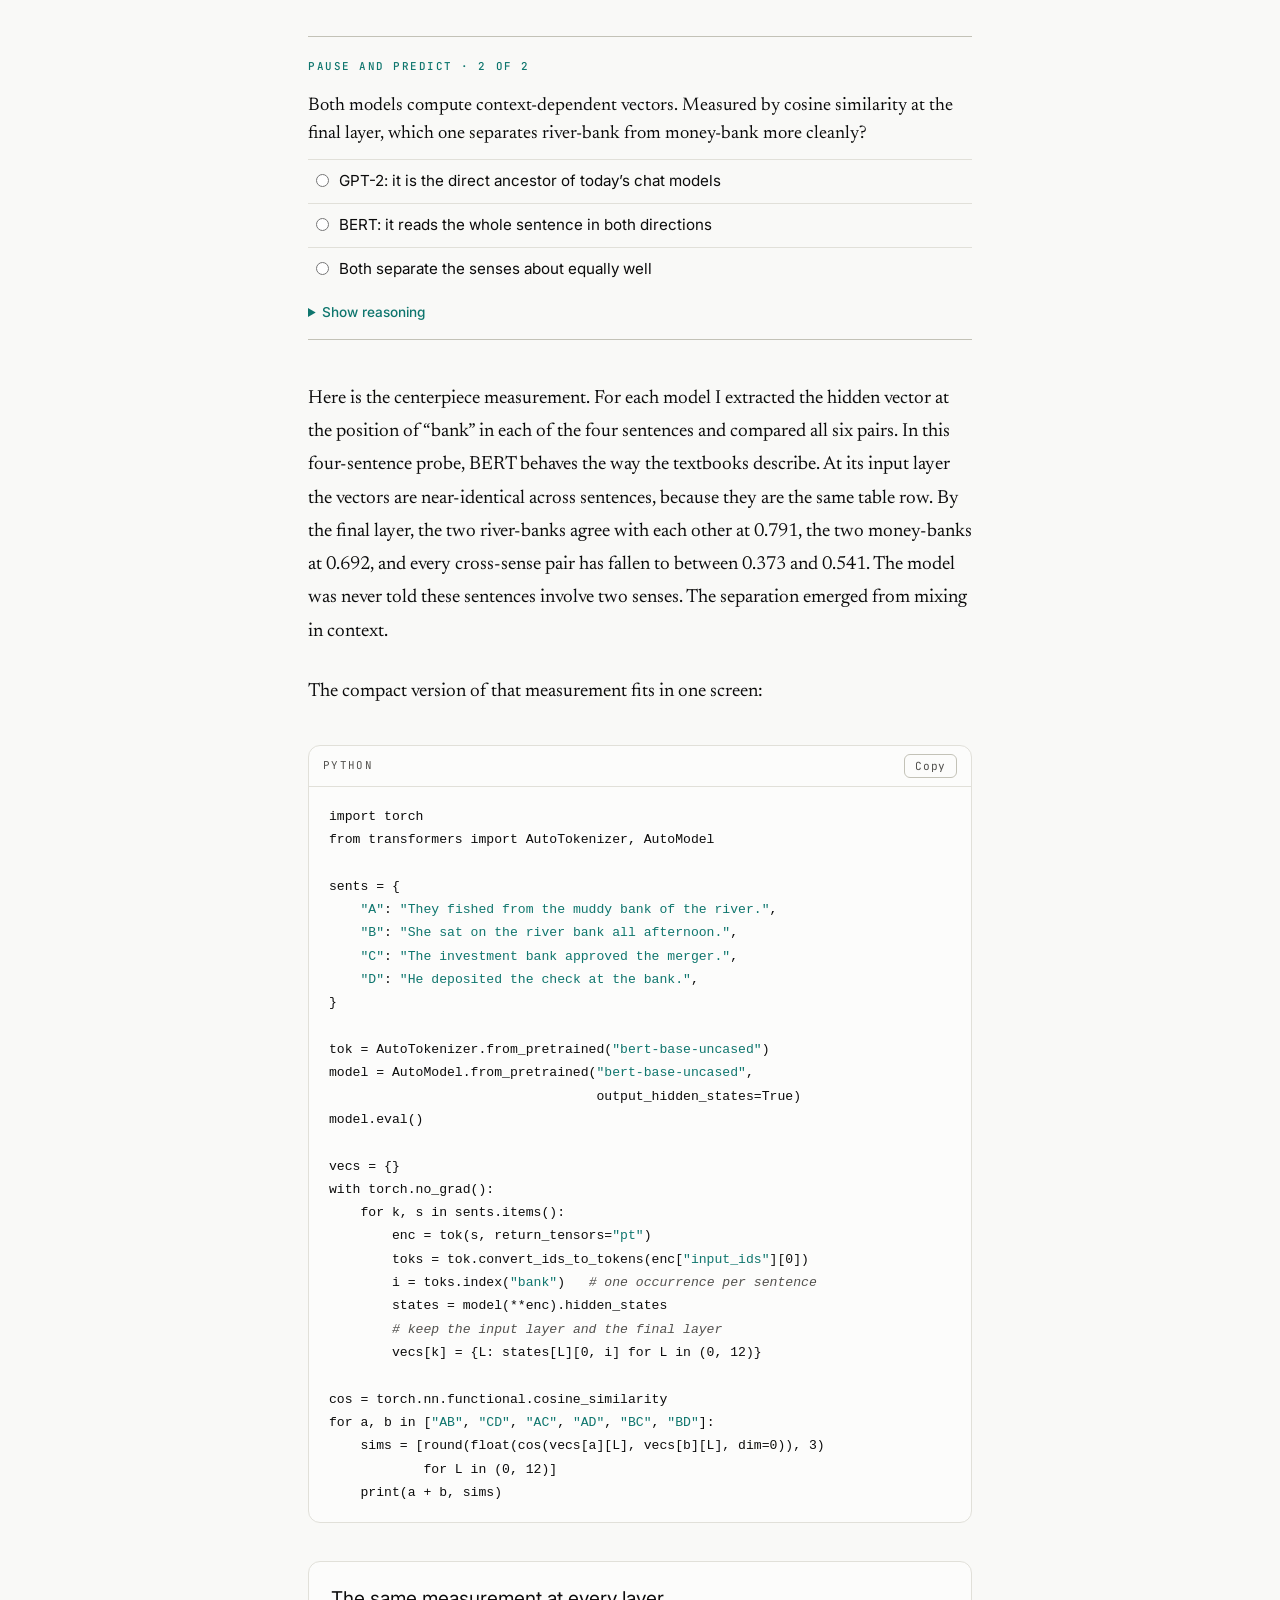
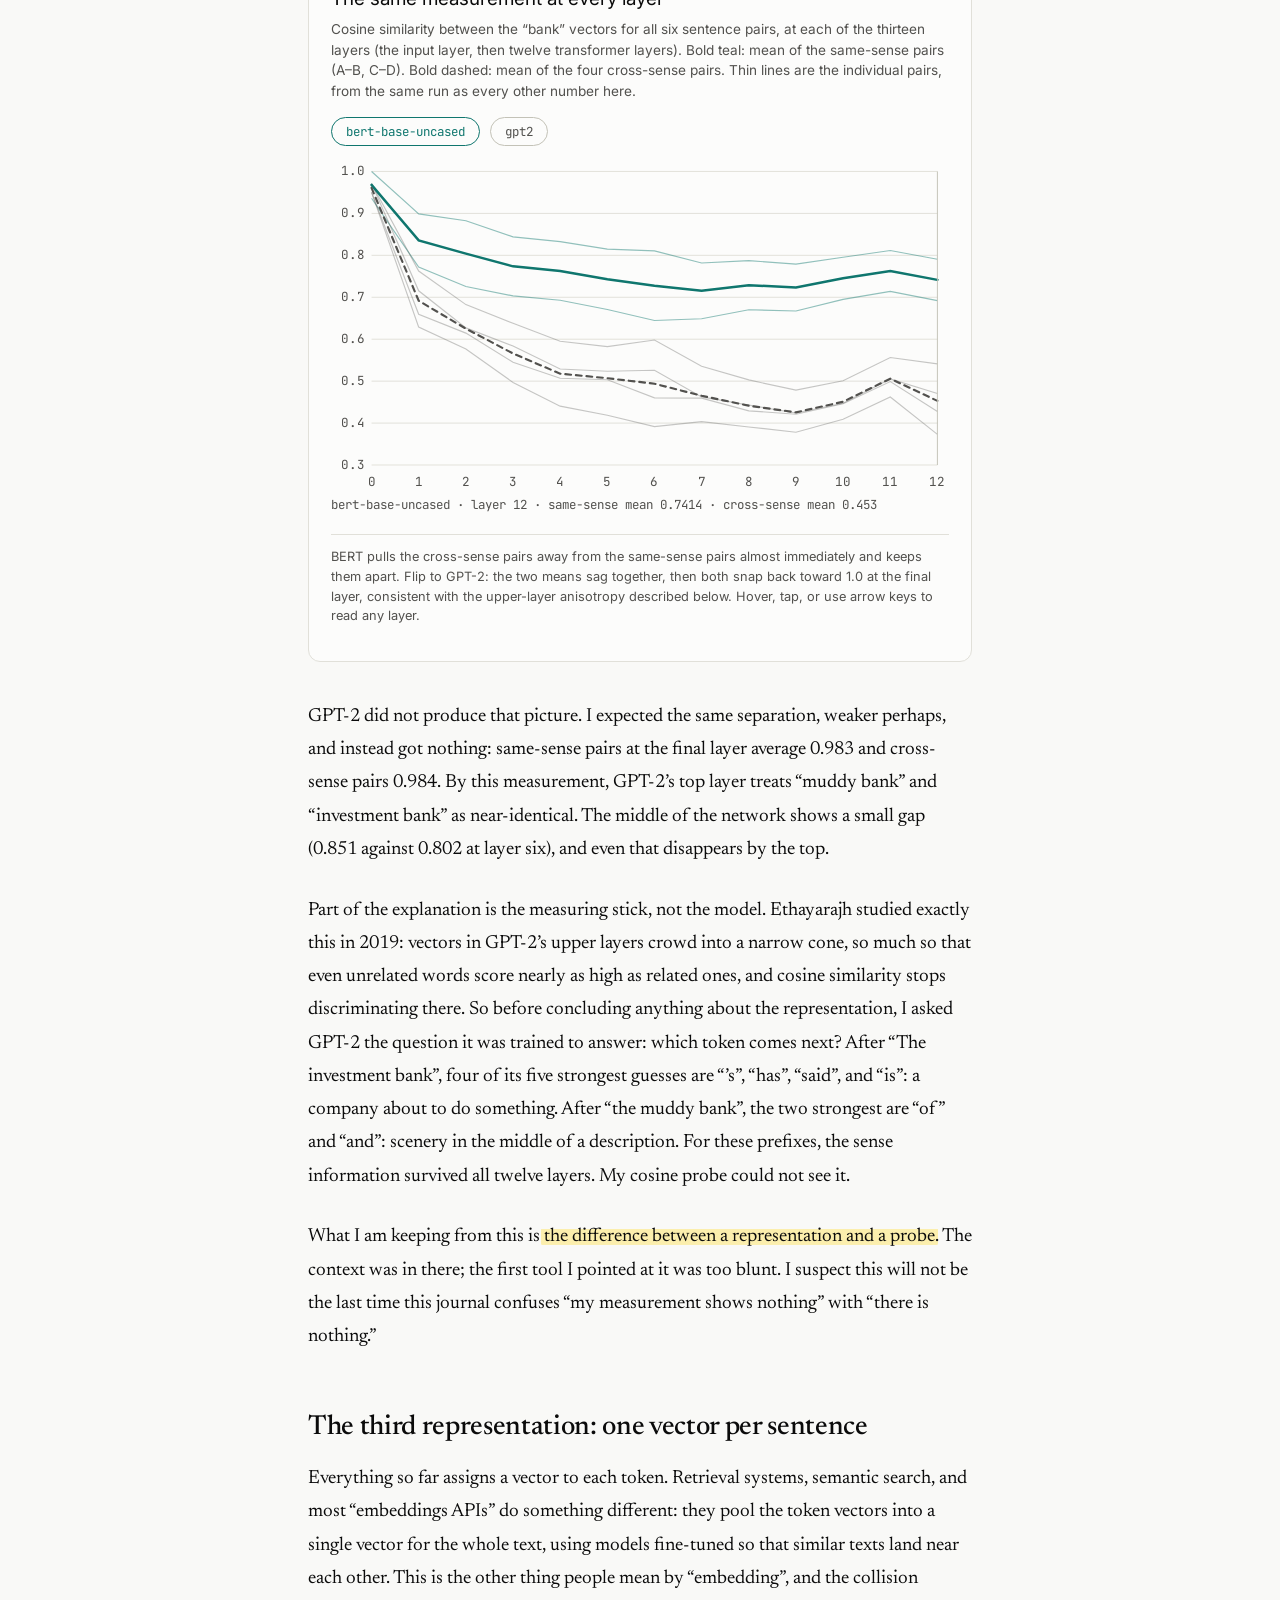
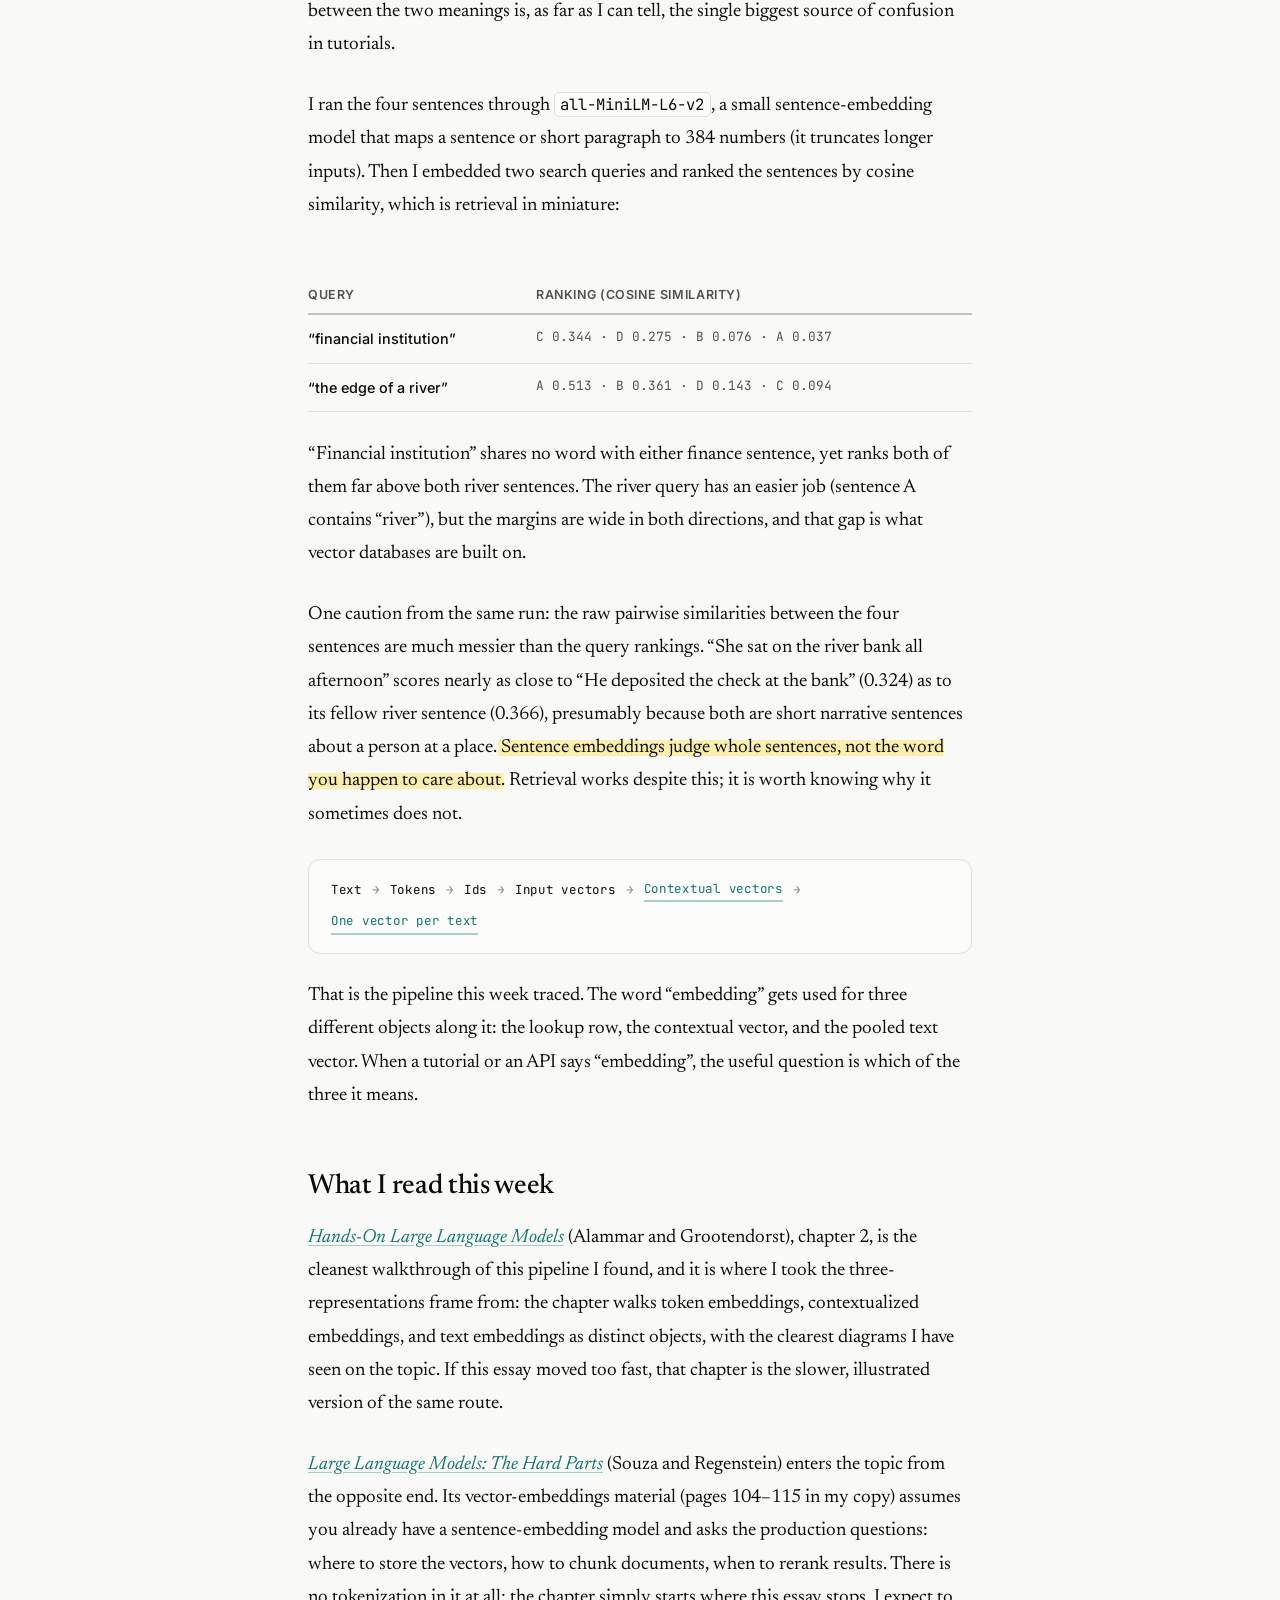
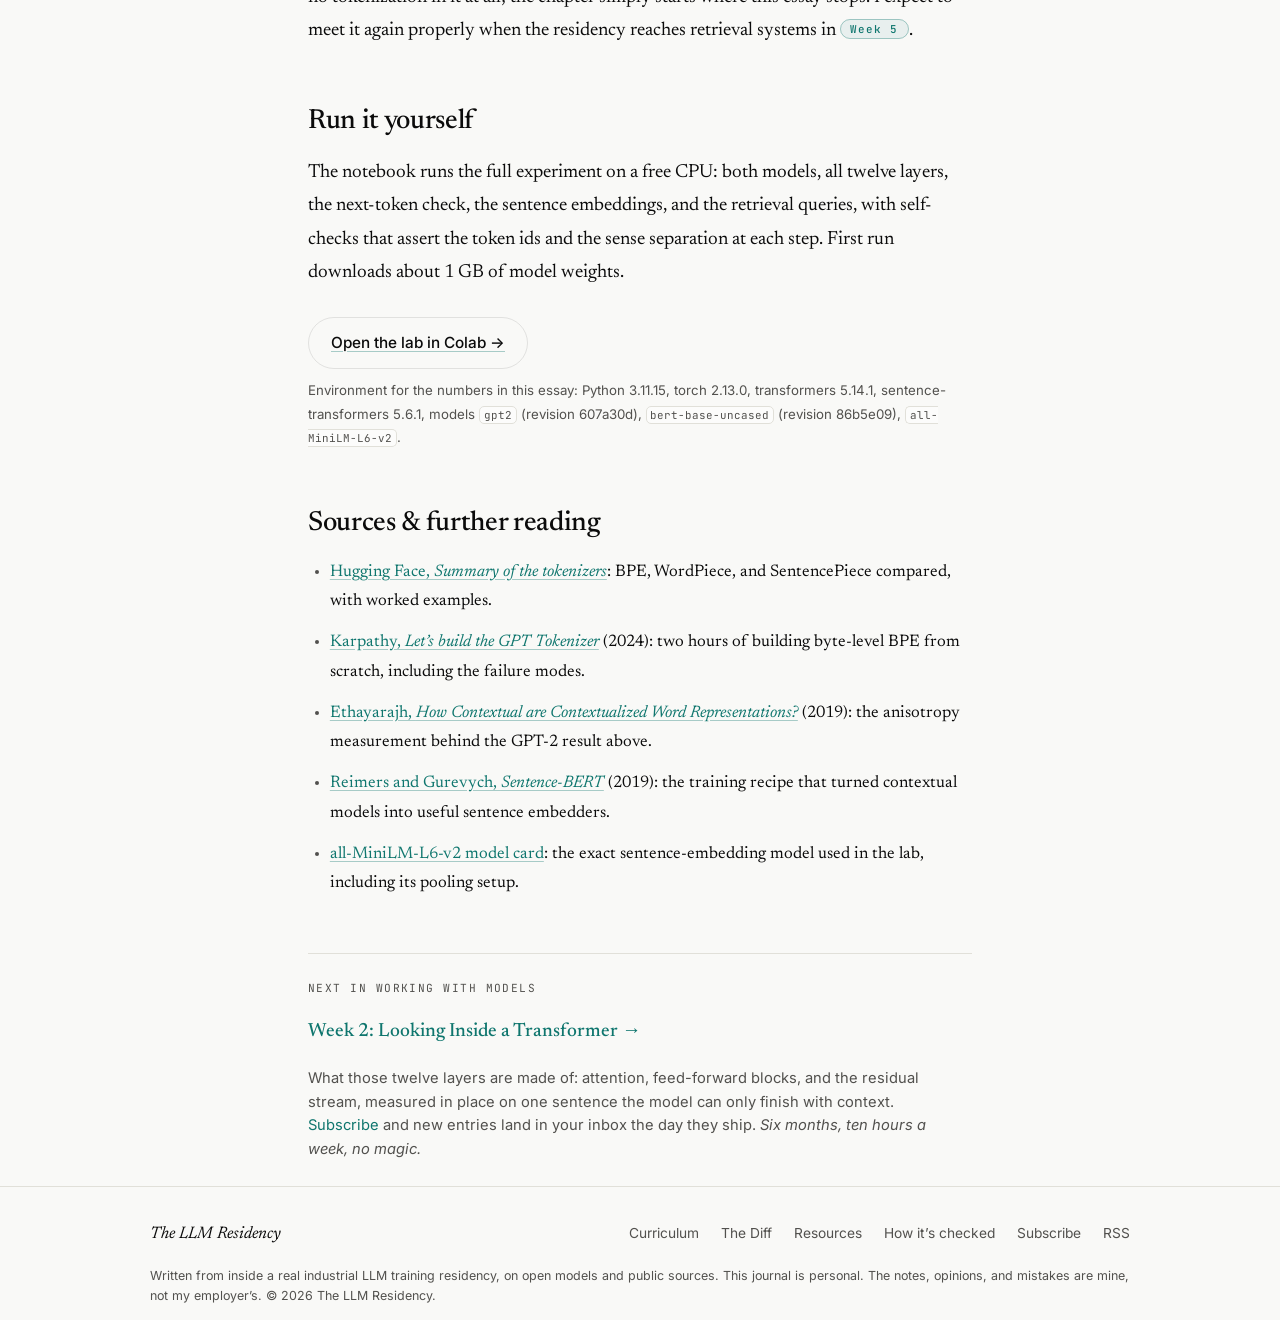
<file: week01.html>
<!DOCTYPE html>
<html lang="en">
<head>
<meta charset="utf-8">
<meta name="viewport" content="width=device-width, initial-scale=1">
<title>Tokens, Context, and Embeddings · The LLM Residency, Week 1</title>
<meta name="description" content="How text becomes token ids and vectors, measured on four sentences: one word, two senses, three representations.">
<meta property="og:title" content="Tokens, Context, and Embeddings · The LLM Residency">
<meta property="og:description" content="The same word enters the model as the same number and the same lookup row, whichever sense it carries. Where meaning enters, measured.">
<meta property="og:type" content="article">
<meta name="theme-color" media="(prefers-color-scheme: light)" content="#f9f9f7">
<meta name="theme-color" media="(prefers-color-scheme: dark)" content="#0d0d0d">
<link rel="icon" href="data:image/svg+xml,%3Csvg xmlns='http://www.w3.org/2000/svg' viewBox='0 0 32 32'%3E%3Crect width='32' height='32' rx='7' fill='%230f766e'/%3E%3Ccircle cx='16' cy='16' r='5.5' fill='%23f9f9f7'/%3E%3C/svg%3E">
<link rel="alternate" type="application/atom+xml" title="The LLM Residency" href="feed.xml">
<link rel="preconnect" href="https://fonts.googleapis.com">
<link rel="preconnect" href="https://fonts.gstatic.com" crossorigin>
<link href="https://fonts.googleapis.com/css2?family=Newsreader:ital,opsz,wght@0,6..72,400..700;1,6..72,400..700&family=Inter:wght@400;500;600&family=JetBrains+Mono:wght@400;500&display=swap" rel="stylesheet">
<link rel="stylesheet" href="styles.css?v=6">
<style>
  /* Week 1 figures: pipeline diagram + layer chart */
  .pipe-scroll { overflow-x: auto; }
  .pipe-scroll svg { min-width: 620px; display: block; width: 100%; height: auto; }
  .lyr-ctl { display: flex; flex-wrap: wrap; align-items: center; gap: 8px 10px; margin: 2px 0 10px; }
  .lyr-btn {
    font-family: var(--mono); font-size: 0.78rem; color: var(--ink-2);
    background: var(--surface); border: 1px solid var(--line-2); border-radius: 999px;
    padding: 5px 14px; cursor: pointer;
  }
  .lyr-btn[aria-pressed="true"] { color: var(--accent); border-color: var(--accent); }
  .lyr-btn:focus-visible, .lyr-svg:focus-visible { outline: 2px solid var(--accent); outline-offset: 2px; }
  .lyr-read { font-family: var(--mono); font-size: 0.78rem; color: var(--ink-2); margin: 8px 0 0; min-height: 1.4em; }
  #lyr-chart svg { display: block; width: 100%; height: auto; touch-action: pan-y; }
  @media (prefers-reduced-motion: no-preference) {
    .lyr-anim { transition: stroke-dashoffset 700ms ease; }
  }
  /* Highlighted phrases: one per act of the argument, each sweeps once on first view. */
  :root { --hl: rgba(255, 224, 70, 0.42); }
  @media (prefers-color-scheme: dark) {
    :root { --hl: rgba(255, 214, 90, 0.16); }
  }
  mark.hl {
    background: linear-gradient(var(--hl), var(--hl)) no-repeat left center;
    background-size: 100% 84%;
    color: inherit;
    padding: 0 3px;
    margin: 0 -3px;
    border-radius: 3px;
  }
  mark.hl.hl-anim { background-size: 0% 84%; }
  mark.hl.hl-anim.hl-on {
    background-size: 100% 84%;
    transition: background-size 750ms cubic-bezier(0.3, 0, 0.3, 1) 150ms;
  }
</style>
</head>
<body>
<a class="skip-link" href="#main">Skip to content</a>

<header class="site-header">
  <div class="container">
    <a class="wordmark" href="index.html">The LLM Residency</a>
    <nav class="site-nav" aria-label="Site">
      <a href="index.html#curriculum">Curriculum</a>
      <a href="diff.html" class="nav-hide-m">The Diff</a>
      <a href="resources.html" class="nav-hide-m">Resources</a>
      <a href="feed.xml" class="nav-hide-m">RSS</a>
      <a href="index.html#subscribe" class="nav-cta">Subscribe</a>
    </nav>
  </div>
</header>

<main id="main">
  <div class="container">

    <header class="article-header">
      <p class="kicker">Week 1 · Working with models</p>
      <h1>Tokens, Context, and Embeddings</h1>
      <p class="dek">The word “bank” enters GPT-2 as the same number and the same lookup row whether it sits
      by a river or approves a merger. This week: how text becomes ids, where meaning enters, and what
      that looks like measured on four sentences.</p>
      <div class="article-meta">
        <span>≈ 11 min read</span>
        <span>Last verified 2026-07-26</span>
        <span>Working notes</span>
        <span id="ppq-meta" hidden></span>
      </div>
    </header>

    <article class="prose">

      <aside class="callout" aria-label="Skip test">
        <span class="callout-label">Skip test</span>
        <p>Answer these three and you can jump straight to <a href="#lab">the lab</a>:</p>
        <ol>
          <li>In GPT-2’s tokenizer, “bank” with a leading space and “bank” without one get different ids. Why?</li>
          <li>Two occurrences of the same token start from the same row of the same table. Where does the
          difference in meaning enter?</li>
          <li>Measured with cosine similarity, BERT’s final layer separates the river sense of “bank” from the
          finance sense, and GPT-2’s final layer does not. Name one reason.</li>
        </ol>
        <p class="fine">#3 surprised me when I measured it. The middle of this essay is about what I found.</p>
      </aside>

      <p>Week 0’s model read text one character at a time: its tokens were single characters, a vocabulary
      of 27, the lowercase alphabet plus a boundary marker. GPT-2 reads chunks instead, drawn from a menu of
      50,257 entries. This week is about what lives in that gap, and about what happens to a piece of text
      after it becomes numbers.</p>

      <p>The reading was two books’ treatment of the same topic, and they use the word “embedding” for
      different objects. Rather than pick a definition, I picked a question small enough to answer
      with code.</p>

      <h2 id="question">One word, two meanings</h2>

      <p>Take four sentences. Two use “bank” to mean the edge of a river, two use it to mean a financial
      institution:</p>

      <ul>
        <li><strong>A.</strong> They fished from the muddy bank of the river.</li>
        <li><strong>B.</strong> She sat on the river bank all afternoon.</li>
        <li><strong>C.</strong> The investment bank approved the merger.</li>
        <li><strong>D.</strong> He deposited the check at the bank.</li>
      </ul>

      <p>Any English reader resolves the two senses without noticing. The question is what a language model
      sees. Everything below is measured: the four sentences went through GPT-2, through
      <code>bert-base-uncased</code>, and through a sentence-embedding model, and every number in this essay
      comes from executed code. The <a href="#lab">notebook</a> reproduces all of it.</p>

      <section class="ppq" data-q="1" data-answer="same">
        <p class="ppq-kicker">Pause and predict · 1 of 2</p>
        <fieldset class="ppq-f">
          <legend>Before reading on: when sentences A and D go into GPT-2, how does the word “bank” arrive?</legend>
          <div class="ppq-opts">
            <label class="ppq-opt"><input type="radio" name="ppq1" value="diffid"><span>As different token ids: the tokenizer uses the surrounding words to resolve the sense</span></label>
            <label class="ppq-opt"><input type="radio" name="ppq1" value="same"><span>As the same token id, pointing at the same starting vector, in both sentences</span></label>
            <label class="ppq-opt"><input type="radio" name="ppq1" value="split"><span>It depends on the sentence: sometimes “bank” splits into smaller pieces</span></label>
          </div>
        </fieldset>
        <p class="ppq-fb"></p>
        <details class="ppq-reason">
          <summary>Show reasoning</summary>
          <p>In all four sentences, “ bank” (with its leading space) is token id 3331. The tokenizer is a
          pure text-to-ids function: it never looks at meaning, so it cannot resolve senses. And id 3331
          indexes one fixed row of the input embedding table, so both sentences start from the same vector.
          Whatever separates the river from the money has to happen later.</p>
        </details>
      </section>

      <figure class="ntp" aria-label="The pipeline from text to vectors, drawn as a diagram">
        <figcaption class="ntp-head">
          <span class="callout-label">The route, drawn out</span>
          <span class="ntp-sub">Every stage below is a different object, and “embedding” gets used for
          three of them. The lookup happens inside every transformer model; the pooling stage at the end
          is how sentence-embedding models produce one vector for a whole text.</span>
        </figcaption>
        <div class="pipe-scroll">
        <svg viewBox="0 0 790 306" role="img" aria-label="Diagram: text becomes tokens, tokens become ids, each id fetches one row of the embedding matrix, transformer layers mix in context, and pooling produces one vector per text.">
          <defs>
            <marker id="pipe-arr" viewBox="0 0 10 10" refX="8" refY="5" markerWidth="7" markerHeight="7" orient="auto-start-reverse">
              <path d="M 0 1 L 8 5 L 0 9" fill="none" stroke="var(--ink-2)" stroke-width="1.6" stroke-linecap="round" stroke-linejoin="round"/>
            </marker>
          </defs>

          <!-- stage 1: text -->
          <text x="48" y="130" text-anchor="middle" font-family="var(--serif)" font-style="italic" font-size="16" fill="var(--ink)">“The</text>
          <text x="48" y="152" text-anchor="middle" font-family="var(--serif)" font-style="italic" font-size="16" fill="var(--ink)">investment</text>
          <text x="48" y="174" text-anchor="middle" font-family="var(--serif)" font-style="italic" font-size="16" fill="var(--ink)">bank”</text>
          <text x="48" y="276" text-anchor="middle" font-family="var(--sans)" font-size="13.5" fill="var(--ink-2)">text</text>

          <line x1="96" y1="152" x2="118" y2="152" stroke="var(--ink-2)" stroke-width="1.4" marker-end="url(#pipe-arr)"/>

          <!-- stage 2: tokens -->
          <g font-family="var(--mono)" font-size="13.5">
            <rect x="126" y="87" width="106" height="28" rx="7" fill="none" stroke="var(--line-2)"/>
            <text x="179" y="106" text-anchor="middle" fill="var(--ink)">The</text>
            <rect x="126" y="138" width="106" height="28" rx="7" fill="none" stroke="var(--line-2)"/>
            <text x="179" y="157" text-anchor="middle" fill="var(--ink)">·investment</text>
            <rect x="126" y="189" width="106" height="28" rx="7" fill="none" stroke="var(--line-2)"/>
            <text x="179" y="208" text-anchor="middle" fill="var(--ink)">·bank</text>
          </g>
          <text x="179" y="276" text-anchor="middle" font-family="var(--sans)" font-size="13.5" fill="var(--ink-2)">tokens</text>

          <line x1="238" y1="152" x2="260" y2="152" stroke="var(--ink-2)" stroke-width="1.4" marker-end="url(#pipe-arr)"/>

          <!-- stage 3: ids -->
          <g font-family="var(--mono)" font-size="14">
            <text x="294" y="106" text-anchor="middle" fill="var(--ink)">464</text>
            <text x="294" y="157" text-anchor="middle" fill="var(--ink)">4896</text>
            <text x="294" y="208" text-anchor="middle" fill="var(--accent)">3331</text>
          </g>
          <text x="294" y="276" text-anchor="middle" font-family="var(--sans)" font-size="13.5" fill="var(--ink-2)">token ids</text>

          <line x1="326" y1="152" x2="348" y2="152" stroke="var(--ink-2)" stroke-width="1.4" marker-end="url(#pipe-arr)"/>

          <!-- stage 4: embedding matrix -->
          <rect x="356" y="52" width="112" height="200" rx="8" fill="none" stroke="var(--line-2)"/>
          <g stroke="var(--line)">
            <line x1="356" y1="77" x2="468" y2="77"/>
            <line x1="356" y1="102" x2="468" y2="102"/>
            <line x1="356" y1="127" x2="468" y2="127"/>
            <line x1="356" y1="152" x2="468" y2="152"/>
            <line x1="356" y1="177" x2="468" y2="177"/>
            <line x1="356" y1="202" x2="468" y2="202"/>
            <line x1="356" y1="227" x2="468" y2="227"/>
          </g>
          <text x="412" y="120" text-anchor="middle" font-family="var(--mono)" font-size="13" fill="var(--ink-3)">⋯</text>
          <text x="412" y="245" text-anchor="middle" font-family="var(--mono)" font-size="13" fill="var(--ink-3)">⋯</text>
          <rect x="357" y="178" width="110" height="23" fill="var(--accent)" opacity="0.18"/>
          <text x="412" y="194" text-anchor="middle" font-family="var(--mono)" font-size="12" fill="var(--accent)">row 3331</text>
          <text x="412" y="44" text-anchor="middle" font-family="var(--mono)" font-size="11.5" fill="var(--ink-2)">50,257 × 768</text>
          <text x="412" y="276" text-anchor="middle" font-family="var(--sans)" font-size="13.5" fill="var(--ink-2)">one vector per token</text>

          <line x1="476" y1="152" x2="498" y2="152" stroke="var(--ink-2)" stroke-width="1.4" marker-end="url(#pipe-arr)"/>

          <!-- stage 5: transformer layers (attention mixes positions WITHIN each layer) -->
          <rect x="506" y="64" width="128" height="48" rx="9" fill="none" stroke="var(--line-2)"/>
          <text x="570" y="82" text-anchor="middle" font-family="var(--sans)" font-size="13" fill="var(--ink)">layer 1</text>
          <g fill="var(--accent)">
            <circle cx="546" cy="102" r="2"/><circle cx="570" cy="102" r="2"/><circle cx="594" cy="102" r="2"/>
          </g>
          <path d="M 546 99 C 552 88 564 88 570 99" fill="none" stroke="var(--accent)" stroke-width="1.2" opacity="0.8"/>
          <path d="M 594 99 C 588 88 576 88 570 99" fill="none" stroke="var(--accent)" stroke-width="1.2" opacity="0.8"/>
          <text x="570" y="134" text-anchor="middle" font-family="var(--mono)" font-size="13" fill="var(--ink-2)">⋮</text>
          <rect x="506" y="148" width="128" height="48" rx="9" fill="none" stroke="var(--line-2)"/>
          <text x="570" y="166" text-anchor="middle" font-family="var(--sans)" font-size="13" fill="var(--ink)">layer 12</text>
          <g fill="var(--accent)">
            <circle cx="546" cy="186" r="2"/><circle cx="570" cy="186" r="2"/><circle cx="594" cy="186" r="2"/>
          </g>
          <path d="M 546 183 C 552 172 564 172 570 183" fill="none" stroke="var(--accent)" stroke-width="1.2" opacity="0.8"/>
          <path d="M 594 183 C 588 172 576 172 570 183" fill="none" stroke="var(--accent)" stroke-width="1.2" opacity="0.8"/>
          <text x="570" y="276" text-anchor="middle" font-family="var(--sans)" font-size="13.5" fill="var(--ink-2)">context mixed in</text>

          <line x1="642" y1="152" x2="664" y2="152" stroke="var(--ink-2)" stroke-width="1.4" marker-end="url(#pipe-arr)"/>

          <!-- stage 6: pooled vector -->
          <rect x="704" y="139" width="26" height="26" rx="6" fill="var(--accent)" opacity="0.85"/>
          <text x="717" y="196" text-anchor="middle" font-family="var(--sans)" font-size="12.5" fill="var(--ink)">one vector</text>
          <text x="717" y="213" text-anchor="middle" font-family="var(--sans)" font-size="12.5" fill="var(--ink)">per text</text>
          <text x="717" y="276" text-anchor="middle" font-family="var(--sans)" font-size="13.5" fill="var(--ink-2)">pooling</text>
          <text x="717" y="292" text-anchor="middle" font-family="var(--sans)" font-size="12" fill="var(--ink-2)">(embedding models)</text>
        </svg>
        </div>
        <p class="ntp-note">The ids on the arrows are measured: GPT-2 tokenizes “The investment bank” to
        464, 4896, 3331. The small arcs inside each layer are what the middle of this essay measures:
        positions exchanging information within a layer, twelve layers in a row. Both models also add a
        position signal to each vector before layer 1; it is not drawn.</p>
      </figure>

      <h2 id="tokens">How text becomes ids</h2>

      <p>A token is the unit the model reads and writes: a chunk of text drawn from a fixed menu, and the
      menu is the model’s vocabulary. Nobody writes that menu by hand. It is learned from data, and the
      learning procedure explains most of the strangeness below.</p>

      <p>GPT-2’s tokenizer is a byte-level BPE, for byte-pair encoding. Building one is a counting exercise:
      start with 256 symbols, one per possible byte, then repeatedly find the most frequent adjacent pair in
      the training text and merge it into a new symbol, recording the merge. GPT-2’s vocabulary is exactly
      that arithmetic: 256 bytes, plus 50,000 recorded merges, plus one special end-of-text marker, is
      50,257 entries. Tokenizing new text replays the recorded merges, in order, on each chunk of the
      input.</p>

      <p>The result is stranger than the description suggests. Here is sentence A as GPT-2 receives it,
      with <code>·</code> marking spaces that belong to the token:</p>

      <p><code>They</code> <code>·f</code> <code>ished</code> <code>·from</code> <code>·the</code>
      <code>·muddy</code> <code>·bank</code> <code>·of</code> <code>·the</code> <code>·river</code>
      <code>.</code></p>

      <p>Three things worth noticing, all of which generalize:</p>

      <ul>
        <li><strong>Spaces belong to tokens.</strong> “ bank” with a leading space is id 3331; “bank”
        without one is id 17796. To the model these are two unrelated entries, which is why the same word
        can behave differently at the start of a line.</li>
        <li><strong>Frequency, not the dictionary, decides the splits.</strong> “muddy” survives as one
        piece while “fished” shatters into “ f” + “ished”, because the merge list was built from
        co-occurrence counts in the training text, not from a list of words.</li>
        <li><strong>The id itself is arbitrary.</strong> 3331 carries no information except “row 3331 of
        the table.” Nothing about the number encodes riverness, money, or even wordness.</li>
      </ul>

      <p class="lab-cta">
        <a class="btn btn-ghost" href="tokenizer.html">Open the Tokenizer Playground →</a>
        <span class="note">GPT-2’s tokenizer running in your browser: type anything and watch it split.
        The full vocabulary and merge list load into the page.</span>
      </p>

      <h2 id="row">The first vector: a row in a table</h2>

      <p>Inside the model, the first thing that happens to id 3331 is a lookup. GPT-2 holds an embedding
      matrix of 50,257 rows, one per vocabulary entry, 768 numbers each. Those numbers are ordinary learned
      parameters: they start random and get adjusted during training like every other weight. Id 3331 fetches
      row 3331, <mark class="hl">the same row in every sentence, every document, every time</mark>.</p>

      <p>The measurement confirms how literal this is. I compared vectors with cosine similarity, which
      scores how nearly two vectors point in the same direction; 1.0 means the directions are identical. At
      the input layer, the vector for “bank” in sentence A and the vector for “bank” in sentence D score
      exactly 1.0: the same vector, because “bank” happens to sit at the same position in both sentences.
      Between A and B the score is 0.9978, and at this layer the input is only the token’s row plus a
      position vector, so position is the only thing that can differ.</p>

      <p>So this is the first thing people mean by “embedding”: the input lookup table. It is one vector per
      vocabulary entry, no context anywhere in sight. If the story stopped here, both senses of “bank” would
      share one identical representation.</p>

      <h2 id="layers">What twelve layers do to one word</h2>

      <p>The story does not stop there. GPT-2 and BERT each pass those input vectors through twelve
      transformer layers, and each layer lets a position mix in information from other positions: BERT
      looks at the whole sentence in both directions, GPT-2 only at the words that came before. That
      surrounding information is all “context” means in this essay: the other tokens around a position,
      and what the model computes from them. By the
      top of the stack, the vector at the position of “bank” is <mark class="hl">no longer a fact about the
      token. It is a fact about the token in this sentence</mark>.</p>

      <section class="ppq" data-q="2" data-answer="bert">
        <p class="ppq-kicker">Pause and predict · 2 of 2</p>
        <fieldset class="ppq-f">
          <legend>Both models compute context-dependent vectors. Measured by cosine similarity at the final
          layer, which one separates river-bank from money-bank more cleanly?</legend>
          <div class="ppq-opts">
            <label class="ppq-opt"><input type="radio" name="ppq2" value="gpt2"><span>GPT-2: it is the direct ancestor of today’s chat models</span></label>
            <label class="ppq-opt"><input type="radio" name="ppq2" value="bert"><span>BERT: it reads the whole sentence in both directions</span></label>
            <label class="ppq-opt"><input type="radio" name="ppq2" value="both"><span>Both separate the senses about equally well</span></label>
          </div>
        </fieldset>
        <p class="ppq-fb"></p>
        <details class="ppq-reason">
          <summary>Show reasoning</summary>
          <p>BERT, decisively. At BERT’s final layer, same-sense pairs of “bank” average 0.741 cosine
          similarity and cross-sense pairs average 0.453: a clean gap. At GPT-2’s final layer the averages
          are 0.983 and 0.984: no gap at all. Part of the reason is architectural (BERT attends in both
          directions, and it was trained to reconstruct masked words, a task that rewards representing
          meaning at each position). Part of it is a known measurement problem with GPT-2’s final layer,
          described below.</p>
        </details>
      </section>

      <p>Here is the centerpiece measurement. For each model I extracted the hidden vector at the position
      of “bank” in each of the four sentences and compared all six pairs. In this four-sentence
      probe, BERT behaves the way the textbooks describe. At its input layer the vectors are near-identical across sentences, because they
      are the same table row. By the final layer, the two river-banks agree with each other at 0.791, the
      two money-banks at 0.692, and every cross-sense pair has fallen to between 0.373 and 0.541. The model
      was never told these sentences involve two senses. The separation emerged from mixing in context.</p>

      <p>The compact version of that measurement fits in one screen:</p>

      <div class="codeblock">
        <div class="codebar">
          <span class="lang">Python</span>
          <button class="copy-btn" type="button" data-copy>Copy</button>
        </div>
<pre><code>import torch
from transformers import AutoTokenizer, AutoModel

sents = {
    <span class="s">"A"</span>: <span class="s">"They fished from the muddy bank of the river."</span>,
    <span class="s">"B"</span>: <span class="s">"She sat on the river bank all afternoon."</span>,
    <span class="s">"C"</span>: <span class="s">"The investment bank approved the merger."</span>,
    <span class="s">"D"</span>: <span class="s">"He deposited the check at the bank."</span>,
}

tok = AutoTokenizer.from_pretrained(<span class="s">"bert-base-uncased"</span>)
model = AutoModel.from_pretrained(<span class="s">"bert-base-uncased"</span>,
                                  output_hidden_states=True)
model.eval()

vecs = {}
with torch.no_grad():
    for k, s in sents.items():
        enc = tok(s, return_tensors=<span class="s">"pt"</span>)
        toks = tok.convert_ids_to_tokens(enc[<span class="s">"input_ids"</span>][0])
        i = toks.index(<span class="s">"bank"</span>)   <span class="c"># one occurrence per sentence</span>
        states = model(**enc).hidden_states
        <span class="c"># keep the input layer and the final layer</span>
        vecs[k] = {L: states[L][0, i] for L in (0, 12)}

cos = torch.nn.functional.cosine_similarity
for a, b in [<span class="s">"AB"</span>, <span class="s">"CD"</span>, <span class="s">"AC"</span>, <span class="s">"AD"</span>, <span class="s">"BC"</span>, <span class="s">"BD"</span>]:
    sims = [round(float(cos(vecs[a][L], vecs[b][L], dim=0)), 3)
            for L in (0, 12)]
    print(a + b, sims)</code></pre>
      </div>

      <figure class="ntp" id="lyr">
        <figcaption class="ntp-head">
          <span class="callout-label">The same measurement at every layer</span>
          <span class="ntp-sub">Cosine similarity between the “bank” vectors for all six sentence pairs,
          at each of the thirteen layers (the input layer, then twelve transformer layers). Bold teal:
          mean of the same-sense pairs (A–B, C–D). Bold dashed: mean of the four cross-sense pairs. Thin
          lines are the individual pairs, from the same run as every other number here.</span>
        </figcaption>
        <div class="lyr-ctl" role="group" aria-label="Choose a model">
          <button type="button" class="lyr-btn" data-model="bert" aria-pressed="true">bert-base-uncased</button>
          <button type="button" class="lyr-btn" data-model="gpt2" aria-pressed="false">gpt2</button>
        </div>
        <div id="lyr-chart"></div>
        <p class="lyr-read" id="lyr-read" aria-live="polite"></p>
        <p class="ntp-note">BERT pulls the cross-sense pairs away from the same-sense pairs almost
        immediately and keeps them apart. Flip to GPT-2: the two means sag together, then both snap back
        toward 1.0 at the final layer, consistent with the upper-layer anisotropy described below. Hover,
        tap, or use arrow keys to read any layer.</p>
        <noscript><p class="ntp-sub">This chart needs JavaScript. The numbers for layers 0, 6, and 12 are
        in the prose above, and the notebook prints the mean curves for every layer.</p></noscript>
      </figure>

      <p>GPT-2 did not produce that picture. I expected the same separation, weaker perhaps, and instead
      got nothing: same-sense pairs at the final layer average 0.983 and cross-sense pairs 0.984.
      By this measurement, GPT-2’s top layer treats “muddy bank” and “investment bank” as near-identical.
      The middle of the network shows a small gap (0.851 against 0.802 at layer six), and even that
      disappears by the top.</p>

      <p>Part of the explanation is the measuring stick, not the model. Ethayarajh studied exactly this in
      2019: vectors in GPT-2’s upper layers crowd into a narrow cone, so much so that even unrelated words
      score nearly as high as related ones, and cosine similarity stops discriminating there. So before
      concluding anything about the representation, I asked GPT-2 the question it was trained to answer:
      which token comes next? After “The investment bank”, four of its five strongest guesses are “’s”,
      “has”, “said”, and “is”: a company about to do something. After “the muddy bank”, the two strongest
      are “of” and “and”: scenery in the middle of a description. For these prefixes, the sense information
      survived all twelve layers. My cosine probe could not see it.</p>

      <p id="keep">What I am keeping from this is <mark class="hl">the difference between a representation and a
      probe</mark>. The context was in there; the first tool I pointed at it was too blunt. I suspect this
      will not be the last time this journal confuses “my measurement shows nothing” with “there is
      nothing.”</p>

      <h2 id="sentence">The third representation: one vector per sentence</h2>

      <p>Everything so far assigns a vector to each token. Retrieval systems, semantic search, and most
      “embeddings APIs” do something different: they pool the token vectors into a single vector for the
      whole text, using models fine-tuned so that similar texts land near each other. This is the other
      thing people mean by “embedding”, and the collision between the two meanings is, as far as I can
      tell, the single biggest source of confusion in tutorials.</p>

      <p>I ran the four sentences through <code>all-MiniLM-L6-v2</code>, a small sentence-embedding model
      that maps a sentence or short paragraph to 384 numbers (it truncates longer inputs). Then I embedded two search queries and ranked the sentences by
      cosine similarity, which is retrieval in miniature:</p>

      <div class="table-scroll">
      <table>
        <thead>
          <tr><th scope="col">Query</th><th scope="col">Ranking (cosine similarity)</th></tr>
        </thead>
        <tbody>
          <tr><td>“financial institution”</td><td class="wkcol">C 0.344 · D 0.275 · B 0.076 · A 0.037</td></tr>
          <tr><td>“the edge of a river”</td><td class="wkcol">A 0.513 · B 0.361 · D 0.143 · C 0.094</td></tr>
        </tbody>
      </table>
      </div>

      <p>“Financial institution” shares no word with either finance sentence, yet ranks both of them far
      above both river sentences. The river query has an easier job (sentence A contains “river”), but the
      margins are wide in both directions, and that gap is what vector databases are built on.</p>

      <p>One caution from the same run: the raw pairwise similarities between the four sentences are much
      messier than the query rankings. “She sat on the river bank all afternoon” scores nearly as close to
      “He deposited the check at the bank” (0.324) as to its fellow river sentence (0.366), presumably
      because both are short narrative sentences about a person at a place. <mark class="hl">Sentence embeddings judge whole
      sentences, not the word you happen to care about</mark>. Retrieval works despite this; it is worth knowing
      why it sometimes does not.</p>

      <figure class="flowline" aria-label="The pipeline from text to vectors">
        <span>Text</span><span class="arr" aria-hidden="true">→</span><span>Tokens</span><span class="arr" aria-hidden="true">→</span><span>Ids</span><span class="arr" aria-hidden="true">→</span><span>Input vectors</span><span class="arr" aria-hidden="true">→</span><span class="core">Contextual vectors</span><span class="arr" aria-hidden="true">→</span><span class="core">One vector per text</span>
      </figure>

      <p>That is the pipeline this week traced. The word “embedding” gets used for three different objects
      along it: the lookup row, the contextual vector, and the pooled text vector. When a tutorial or an
      API says “embedding”, the useful question is which of the three it means.</p>

      <h2 id="reading">What I read this week</h2>

      <p><a href="https://github.com/HandsOnLLM/Hands-On-Large-Language-Models"><em>Hands-On Large
      Language Models</em></a> (Alammar and Grootendorst), chapter 2, is the cleanest
      walkthrough of this pipeline I found, and it is where I took the three-representations frame from:
      the chapter walks token embeddings, contextualized embeddings, and text embeddings as distinct
      objects, with the clearest diagrams I have seen on the topic. If this essay moved too fast, that
      chapter is the slower, illustrated version of the same route.</p>

      <p><a href="https://books.google.com/books/about/Large_Language_Models_the_Hard_Parts.html?id=hXuj0QEACAAJ"><em>Large
      Language Models: The Hard Parts</em></a> (Souza and Regenstein) enters the topic from the
      opposite end. Its vector-embeddings material (pages 104–115 in my copy) assumes you already have a
      sentence-embedding model and asks the production questions: where to store the vectors, how to chunk
      documents, when to rerank results. There is no tokenization in it at all; the chapter simply starts
      where this essay stops. I expect to meet it again properly when the
      residency reaches retrieval systems in <span class="wkchip">Week 5</span>.</p>

      <h2 id="lab">Run it yourself</h2>

      <p>The notebook runs the full experiment on a free CPU: both models, all twelve layers, the
      next-token check, the sentence embeddings, and the retrieval queries, with self-checks that assert
      the token ids and the sense separation at each step. First run downloads about
      1&nbsp;GB of model weights.</p>

      <p class="lab-cta">
        <a class="btn btn-ghost" href="https://colab.research.google.com/github/revanthreddy-hai/the-llm-residency/blob/main/labs/week01_tokens_context_embeddings.ipynb">Open the lab in Colab →</a>
        <span class="note">Environment for the numbers in this essay: Python 3.11.15, torch 2.13.0,
        transformers 5.14.1, sentence-transformers 5.6.1, models <code>gpt2</code> (revision 607a30d),
        <code>bert-base-uncased</code> (revision 86b5e09), <code>all-MiniLM-L6-v2</code>.</span>
      </p>

      <h2 id="sources">Sources &amp; further reading</h2>

      <ul class="sources">
        <li><a href="https://huggingface.co/docs/transformers/tokenizer_summary">Hugging Face,
        <em>Summary of the tokenizers</em></a>: BPE, WordPiece, and SentencePiece compared, with worked
        examples.</li>
        <li><a href="https://www.youtube.com/watch?v=zduSFxRajkE">Karpathy,
        <em>Let’s build the GPT Tokenizer</em></a> (2024): two hours of building byte-level BPE from
        scratch, including the failure modes.</li>
        <li><a href="https://arxiv.org/abs/1909.00512">Ethayarajh, <em>How Contextual are Contextualized
        Word Representations?</em></a> (2019): the anisotropy measurement behind the GPT-2 result above.</li>
        <li><a href="https://arxiv.org/abs/1908.10084">Reimers and Gurevych, <em>Sentence-BERT</em></a>
        (2019): the training recipe that turned contextual models into useful sentence embedders.</li>
        <li><a href="https://huggingface.co/sentence-transformers/all-MiniLM-L6-v2">all-MiniLM-L6-v2
        model card</a>: the exact sentence-embedding model used in the lab, including its pooling setup.</li>
      </ul>

    </article>

    <div class="article-next">
      <span class="k">Next in Working with models</span>
      <p class="nt"><a href="week02.html">Week 2: Looking Inside a Transformer →</a></p>
      <p style="font-size:0.92rem; color: var(--ink-2); max-width: 40rem;">
        What those twelve layers are made of: attention, feed-forward blocks, and the residual
        stream, measured in place on one sentence the model can only finish with context.
        <a href="index.html#subscribe">Subscribe</a> and new entries land in your inbox the day they ship.
        <em>Six months, ten hours a week, no magic.</em>
      </p>
    </div>

  </div>
</main>

<footer class="site-footer">
  <div class="container">
    <span class="fm">The LLM Residency</span>
    <nav aria-label="Footer">
      <a href="index.html#curriculum">Curriculum</a>
      <a href="diff.html">The Diff</a>
      <a href="resources.html">Resources</a>
      <a href="index.html#method">How it’s checked</a>
      <a href="index.html#subscribe">Subscribe</a>
      <a href="feed.xml">RSS</a>
    </nav>
    <p class="fine">Written from inside a real industrial LLM training residency, on open models and public sources.
    This journal is personal. The notes, opinions, and mistakes are mine, not my employer’s.
    © 2026 The LLM Residency.</p>
  </div>
</footer>

<script>
  (function () {
    var D = {
      "bert": {
        "label": "bert-base-uncased",
        "pairs": {"AB":[1.0,0.8989,0.8825,0.8439,0.8329,0.8148,0.8107,0.7818,0.7873,0.7792,0.7954,0.8114,0.7908],"CD":[0.9359,0.7721,0.7256,0.7033,0.6928,0.6708,0.6444,0.6489,0.6703,0.6673,0.6949,0.7141,0.692],"AC":[0.9502,0.6289,0.5766,0.4968,0.4403,0.4185,0.3914,0.4033,0.3908,0.3781,0.4088,0.4624,0.373],"AD":[0.9713,0.7155,0.6269,0.5839,0.5288,0.5236,0.5258,0.4623,0.4427,0.4241,0.4473,0.5055,0.4705],"BC":[0.9502,0.6594,0.6145,0.5451,0.5067,0.5034,0.4601,0.4596,0.4291,0.4212,0.446,0.499,0.4275],"BD":[0.9713,0.7627,0.6824,0.638,0.5953,0.5823,0.598,0.5353,0.5029,0.4785,0.5011,0.5562,0.5411]},
        "same": [0.9679,0.8355,0.804,0.7736,0.7629,0.7428,0.7275,0.7154,0.7288,0.7232,0.7451,0.7628,0.7414],
        "cross": [0.9607,0.6916,0.6251,0.5659,0.5178,0.507,0.4938,0.4651,0.4414,0.4255,0.4508,0.5058,0.453]
      },
      "gpt2": {
        "label": "gpt2",
        "pairs": {"AB":[0.9978,0.9662,0.9678,0.9486,0.9291,0.9092,0.8775,0.8677,0.8624,0.8574,0.8495,0.8882,0.9947],"CD":[0.9424,0.9635,0.9447,0.916,0.8579,0.8297,0.8253,0.8309,0.8468,0.8311,0.8058,0.843,0.9715],"AC":[0.9424,0.952,0.9203,0.8847,0.8258,0.8119,0.7901,0.7792,0.785,0.7736,0.7462,0.8232,0.9709],"AD":[1.0,0.9825,0.9652,0.9436,0.909,0.8823,0.8734,0.8689,0.8757,0.8674,0.8572,0.8854,0.9963],"BC":[0.9573,0.9113,0.8871,0.8382,0.7702,0.7614,0.7481,0.747,0.737,0.7188,0.6684,0.7567,0.9801],"BD":[0.9978,0.9429,0.9352,0.891,0.8479,0.8158,0.7969,0.801,0.7867,0.7679,0.7486,0.7989,0.9899]},
        "same": [0.9701,0.9648,0.9563,0.9323,0.8935,0.8695,0.8514,0.8493,0.8546,0.8442,0.8276,0.8656,0.9831],
        "cross": [0.9744,0.9472,0.9269,0.8894,0.8382,0.8178,0.8021,0.799,0.7961,0.7819,0.7551,0.8161,0.9843]
      }
    };
    var SAME = {"AB": true, "CD": true};
    var host = document.getElementById("lyr-chart");
    var read = document.getElementById("lyr-read");
    if (!host) return;
    var NS = "http://www.w3.org/2000/svg";
    var W = 640, H = 350, ML = 42, MR = 12, MT = 16, MB = 30;
    var model = "bert", curLayer = 12, guide = null, drawn = false, interacted = false;

    function X(L) { return ML + (L / 12) * (W - ML - MR); }
    function Y(v) { return MT + (1 - (v - 0.3) / 0.7) * (H - MT - MB); }
    function el(name, attrs, parent) {
      var e = document.createElementNS(NS, name);
      for (var k in attrs) e.setAttribute(k, attrs[k]);
      parent.appendChild(e);
      return e;
    }
    function pathFor(vals) {
      var d = "";
      for (var L = 0; L < 13; L++) d += (L ? " L " : "M ") + X(L).toFixed(1) + " " + Y(vals[L]).toFixed(1);
      return d;
    }
    function setRead(L) {
      curLayer = L;
      var m = D[model];
      read.textContent = m.label + " · layer " + L + " · same-sense mean " + m.same[L] +
        " · cross-sense mean " + m.cross[L];
      if (guide) {
        guide.setAttribute("x1", X(L)); guide.setAttribute("x2", X(L));
        guide.setAttribute("opacity", "1");
      }
    }
    function animate(p) {
      var len = p.getTotalLength();
      p.setAttribute("stroke-dasharray", len);
      p.setAttribute("stroke-dashoffset", len);
      p.getBoundingClientRect();
      p.classList.add("lyr-anim");
      p.setAttribute("stroke-dashoffset", "0");
    }
    function render(withAnim) {
      host.textContent = "";
      var svg = el("svg", {viewBox: "0 0 " + W + " " + H, "class": "lyr-svg", tabindex: "0", role: "img",
        "aria-label": "Line chart of cosine similarity by layer for " + D[model].label +
        ". Use left and right arrow keys to read the same-sense and cross-sense means at each layer."}, host);
      var g;
      for (var v = 3; v <= 10; v++) {
        var yy = Y(v / 10);
        el("line", {x1: ML, y1: yy, x2: W - MR, y2: yy, stroke: "var(--line)", "stroke-width": 1}, svg);
        el("text", {x: ML - 7, y: yy + 4, "text-anchor": "end", "font-family": "var(--mono)",
          "font-size": 13, fill: "var(--ink-2)"}, svg).textContent = (v / 10).toFixed(1);
      }
      for (var L = 0; L < 13; L++) {
        el("text", {x: X(L), y: H - 8, "text-anchor": "middle", "font-family": "var(--mono)",
          "font-size": 13, fill: "var(--ink-2)"}, svg).textContent = L;
      }
      el("text", {x: W - MR, y: H - 9, "text-anchor": "start", "font-family": "var(--sans)",
        "font-size": 10.5, fill: "var(--ink-2)"}, svg);
      var m = D[model];
      for (var p in m.pairs) {
        el("path", {d: pathFor(m.pairs[p]), fill: "none",
          stroke: SAME[p] ? "var(--accent)" : "var(--ink-2)",
          opacity: SAME[p] ? 0.45 : 0.32, "stroke-width": 1.2}, svg);
      }
      var meanSame = el("path", {d: pathFor(m.same), fill: "none", stroke: "var(--accent)",
        "stroke-width": 2.6, "stroke-linecap": "round"}, svg);
      var meanCross = el("path", {d: pathFor(m.cross), fill: "none", stroke: "var(--ink-2)",
        "stroke-width": 2.2, "stroke-linecap": "round", "stroke-dasharray": "6 5"}, svg);
      guide = el("line", {x1: X(curLayer), y1: MT, x2: X(curLayer), y2: H - MB,
        stroke: "var(--line-2)", "stroke-width": 1, opacity: 0}, svg);
      if (withAnim && !(window.matchMedia && matchMedia("(prefers-reduced-motion: reduce)").matches)) {
        var dash = meanCross.getAttribute("stroke-dasharray");
        animate(meanSame);
        meanCross.setAttribute("stroke-dasharray", "");
        animate(meanCross);
        setTimeout(function () {
          meanCross.classList.remove("lyr-anim");
          meanCross.setAttribute("stroke-dasharray", dash);
          meanCross.removeAttribute("stroke-dashoffset");
        }, 760);
      }
      function layerFromEvent(ev) {
        var r = svg.getBoundingClientRect();
        var px = (ev.clientX - r.left) / r.width * W;
        var L = Math.round((px - ML) / (W - ML - MR) * 12);
        return Math.max(0, Math.min(12, L));
      }
      svg.addEventListener("pointermove", function (ev) { setRead(layerFromEvent(ev)); });
      svg.addEventListener("pointerdown", function (ev) { interacted = true; setRead(layerFromEvent(ev)); });
      svg.addEventListener("keydown", function (ev) {
        interacted = true;
        if (ev.key === "ArrowLeft") { setRead(Math.max(0, curLayer - 1)); ev.preventDefault(); }
        if (ev.key === "ArrowRight") { setRead(Math.min(12, curLayer + 1)); ev.preventDefault(); }
      });
      setRead(curLayer);
    }
    var btns = document.querySelectorAll(".lyr-btn");
    Array.prototype.forEach.call(btns, function (b) {
      b.addEventListener("click", function () {
        interacted = true;
        if (b.getAttribute("aria-pressed") === "true") return;
        Array.prototype.forEach.call(btns, function (x) {
          x.setAttribute("aria-pressed", x === b ? "true" : "false");
        });
        model = b.getAttribute("data-model");
        render(true);
      });
    });
    render(false);
    if ("IntersectionObserver" in window) {
      var io = new IntersectionObserver(function (entries) {
        if (drawn || interacted) { io.disconnect(); return; }
        if (entries.some(function (e) { return e.isIntersecting; })) {
          drawn = true; io.disconnect(); render(true);
        }
      }, {threshold: 0.35});
      io.observe(host);
    }
  })();
</script>
<script>
  (function () {
    var marks = document.querySelectorAll("mark.hl");
    if (!marks.length || !("IntersectionObserver" in window)) return;
    if (window.matchMedia && matchMedia("(prefers-reduced-motion: reduce)").matches) return;
    marks.forEach(function (m) { m.classList.add("hl-anim"); });
    var pending = marks.length;
    var io = new IntersectionObserver(function (entries) {
      entries.forEach(function (e) {
        if (e.isIntersecting && !e.target.classList.contains("hl-on")) {
          e.target.classList.add("hl-on");
          pending--;
          io.unobserve(e.target);
        }
      });
      if (pending <= 0) io.disconnect();
    }, {threshold: 1.0});
    marks.forEach(function (m) { io.observe(m); });
  })();
</script>
<script>
  (function () {
    var btn = document.querySelector("[data-copy]");
    if (!btn) return;
    btn.addEventListener("click", function () {
      var code = btn.closest(".codeblock").querySelector("pre code");
      var text = code.textContent;
      function done(ok) {
        btn.textContent = ok ? "Copied ✓" : "Select & copy";
        setTimeout(function () { btn.textContent = "Copy"; }, 2000);
      }
      if (navigator.clipboard && navigator.clipboard.writeText) {
        navigator.clipboard.writeText(text).then(function () { done(true); }, function () { done(false); });
      } else {
        done(false);
      }
    });
  })();
</script>
<script>
  (function () {
    var FB = {
      "1": {
        "same": "Yes. In all four sentences, “ bank” is token id 3331, indexing the same row of GPT-2’s input table. The tokenizer never looks at meaning, so it cannot resolve senses; that has to happen later, inside the model.",
        "diffid": "The tokenizer cannot do this. It is a pure text-to-ids function that replays a fixed list of learned merges; it has no access to meaning or context. Measured: “ bank” is id 3331 in all four sentences.",
        "split": "“ bank” is frequent enough in the training text to have survived as a single vocabulary entry, so it never splits: id 3331 in all four sentences. Splitting happens to rarer strings, like “fished” becoming “ f” + “ished”."
      },
      "2": {
        "bert": "Right. BERT’s final layer: same-sense pairs average 0.741, cross-sense 0.453. GPT-2’s final layer: 0.983 against 0.984, no separation. BERT attends in both directions, so both “muddy” and “of the river” can flow into the bank position.",
        "gpt2": "The measurement says otherwise: GPT-2’s final layer scores same-sense pairs at 0.983 and cross-sense at 0.984, no separation at all. The essay shows this is partly the probe’s fault: GPT-2’s upper-layer vectors crowd into a narrow cone, which blunts cosine similarity, and its next-token guesses after “The investment bank” still show it knows which sense is in play.",
        "both": "They differ sharply. BERT separates the senses cleanly (0.741 same-sense against 0.453 cross-sense at the final layer); GPT-2 shows no gap there (0.983 against 0.984). The essay walks through why: cosine similarity stops discriminating in GPT-2’s upper layers, while GPT-2’s next-token guesses after “The investment bank” show the sense information is still present."
      }
    };
    var KEY = "llmres-ppq-w01@2026-07-26";
    var state = {};
    try {
      var raw = JSON.parse(localStorage.getItem(KEY) || "{}");
      state = raw && typeof raw === "object" && !Array.isArray(raw) ? raw : {};
    } catch (e) { state = {}; }

    var sections = Array.prototype.slice.call(document.querySelectorAll(".ppq"));
    var meta = document.getElementById("ppq-meta");
    if (!sections.length) return;

    function save() {
      try { localStorage.setItem(KEY, JSON.stringify(state)); } catch (e) {}
    }

    function reviewedCount() {
      var n = 0;
      sections.forEach(function (sec) { if (state[sec.getAttribute("data-q")]) n++; });
      return n;
    }

    function renderMeta() {
      var n = reviewedCount();
      if (!meta) return;
      if (n === 0) { meta.hidden = true; return; }
      meta.hidden = false;
      meta.textContent = n + " of " + sections.length + " reviewed";
    }

    function tagAnswer(sec) {
      var ans = sec.getAttribute("data-answer");
      sec.querySelectorAll(".ppq-opt").forEach(function (row) {
        var input = row.querySelector("input"), text = row.querySelector("span");
        if (input.value === ans && text && !text.querySelector(".ppq-ans-tag")) {
          var t = document.createElement("span");
          t.className = "ppq-ans-tag";
          t.textContent = " · answer";
          text.appendChild(t);
        }
      });
    }

    function apply(sec, value, announce) {
      var q = sec.getAttribute("data-q");
      var fb = sec.querySelector(".ppq-fb");
      sec.querySelectorAll(".ppq-opt").forEach(function (row) {
        row.classList.toggle("is-picked", row.querySelector("input").value === value);
      });
      sec.classList.add("is-done");
      tagAnswer(sec);
      if (value && value !== "reveal") {
        if (announce) fb.setAttribute("role", "status");
        var word = value === sec.getAttribute("data-answer") ? "" : "Not this one. ";
        fb.textContent = word + FB[q][value];
        var input = sec.querySelector("input[value=\"" + value + "\"]");
        if (input) input.checked = true;
      }
    }

    sections.forEach(function (sec) {
      var q = sec.getAttribute("data-q");
      sec.addEventListener("change", function (e) {
        if (e.target && e.target.type === "radio") {
          state[q] = e.target.value;
          apply(sec, e.target.value, true);
          save(); renderMeta();
        }
      });
      var reason = sec.querySelector(".ppq-reason");
      reason.addEventListener("toggle", function () {
        if (reason.open && !state[q]) {
          state[q] = "reveal";
          sec.classList.add("is-done");
          tagAnswer(sec);
          save(); renderMeta();
        }
      });
      var v = state[q];
      if (v === "reveal" || (v && FB[q] && FB[q][v])) { apply(sec, v, false); }
      else if (v) { delete state[q]; }
    });
    renderMeta();
  })();
</script>
</body>
</html>
</file>
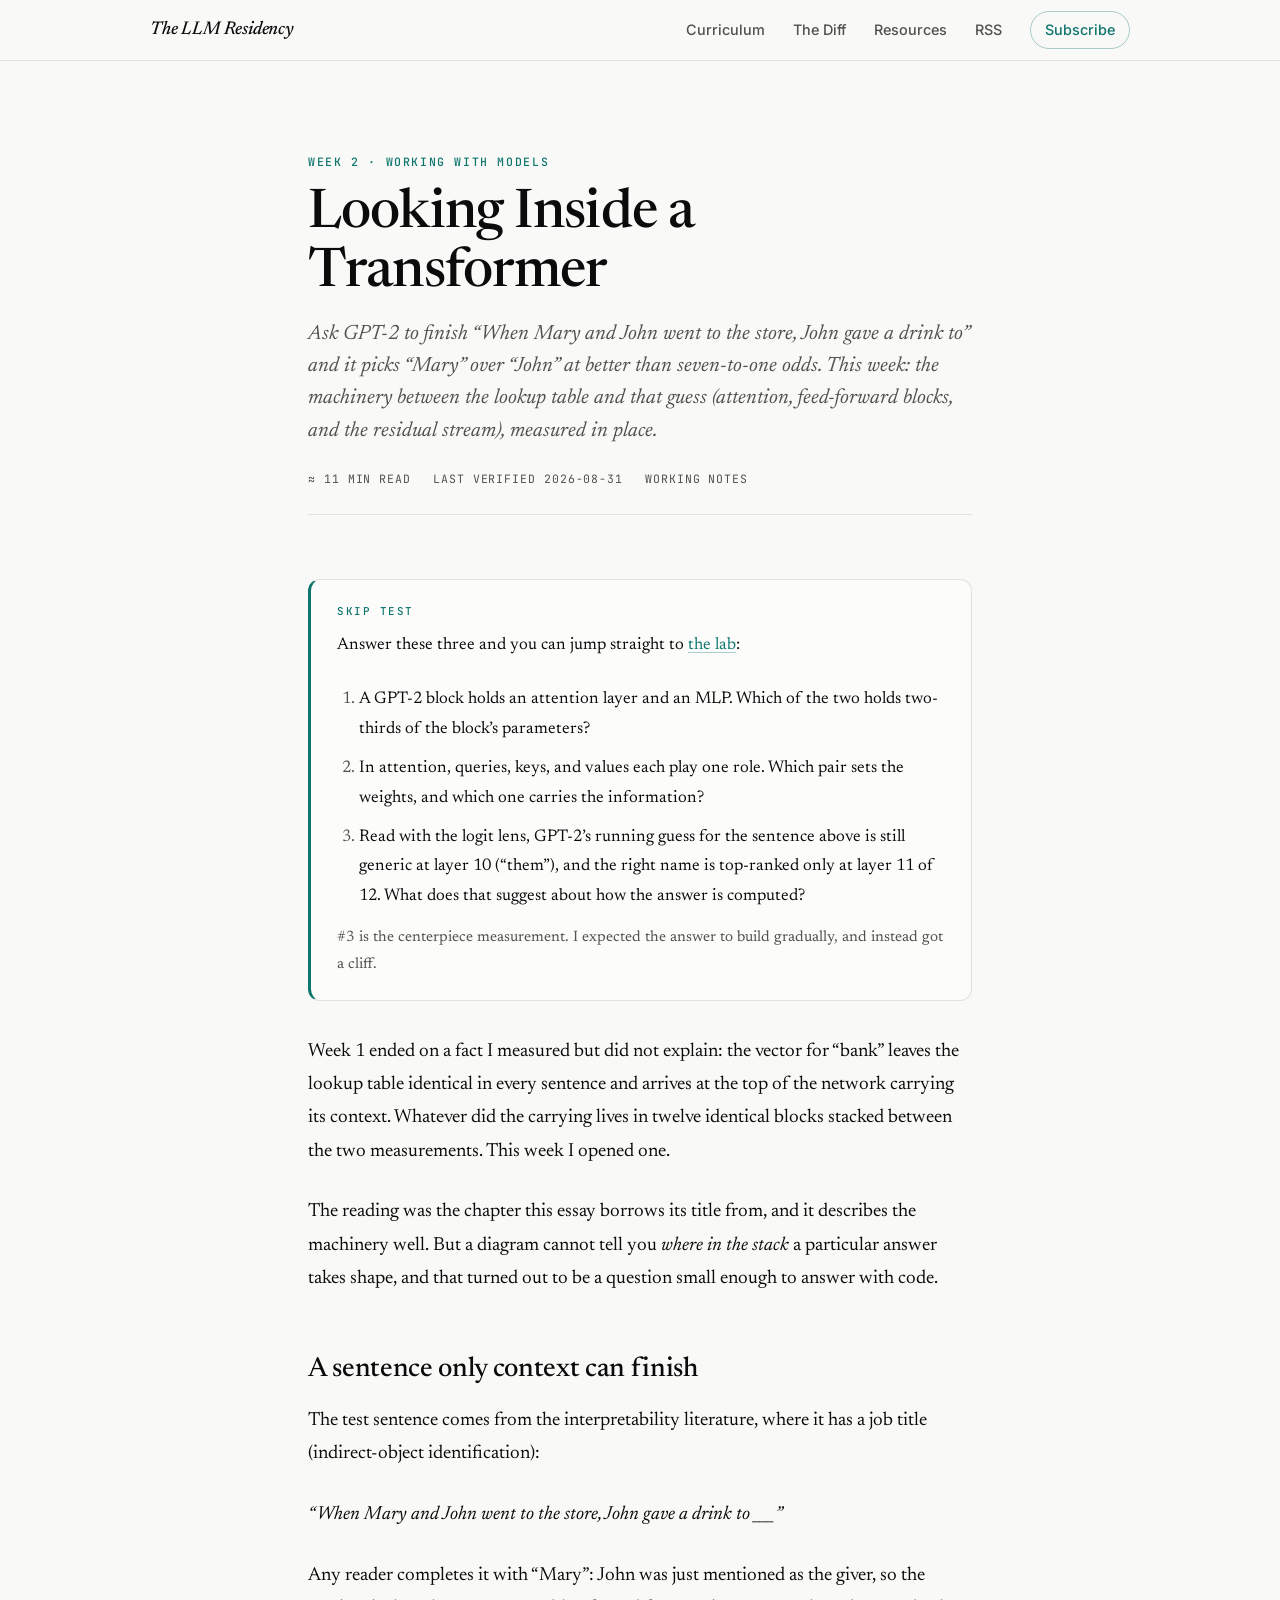
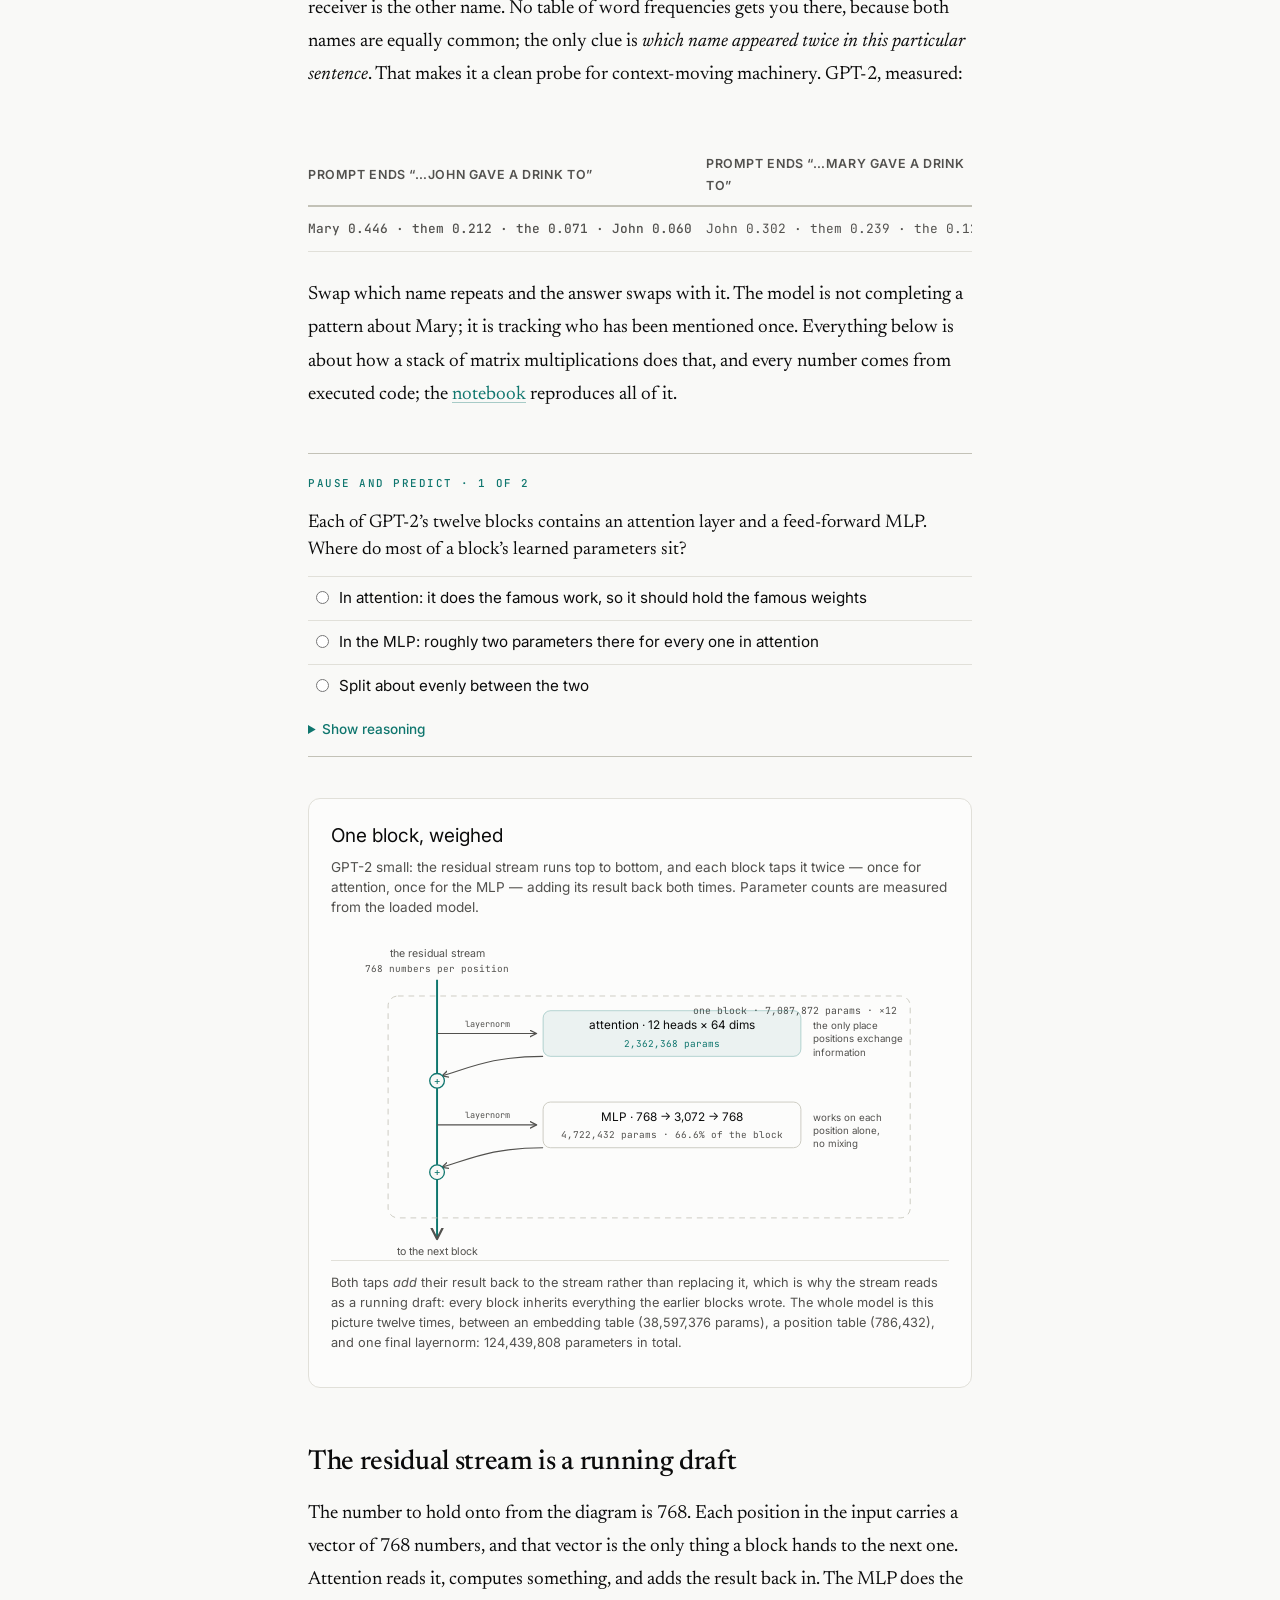
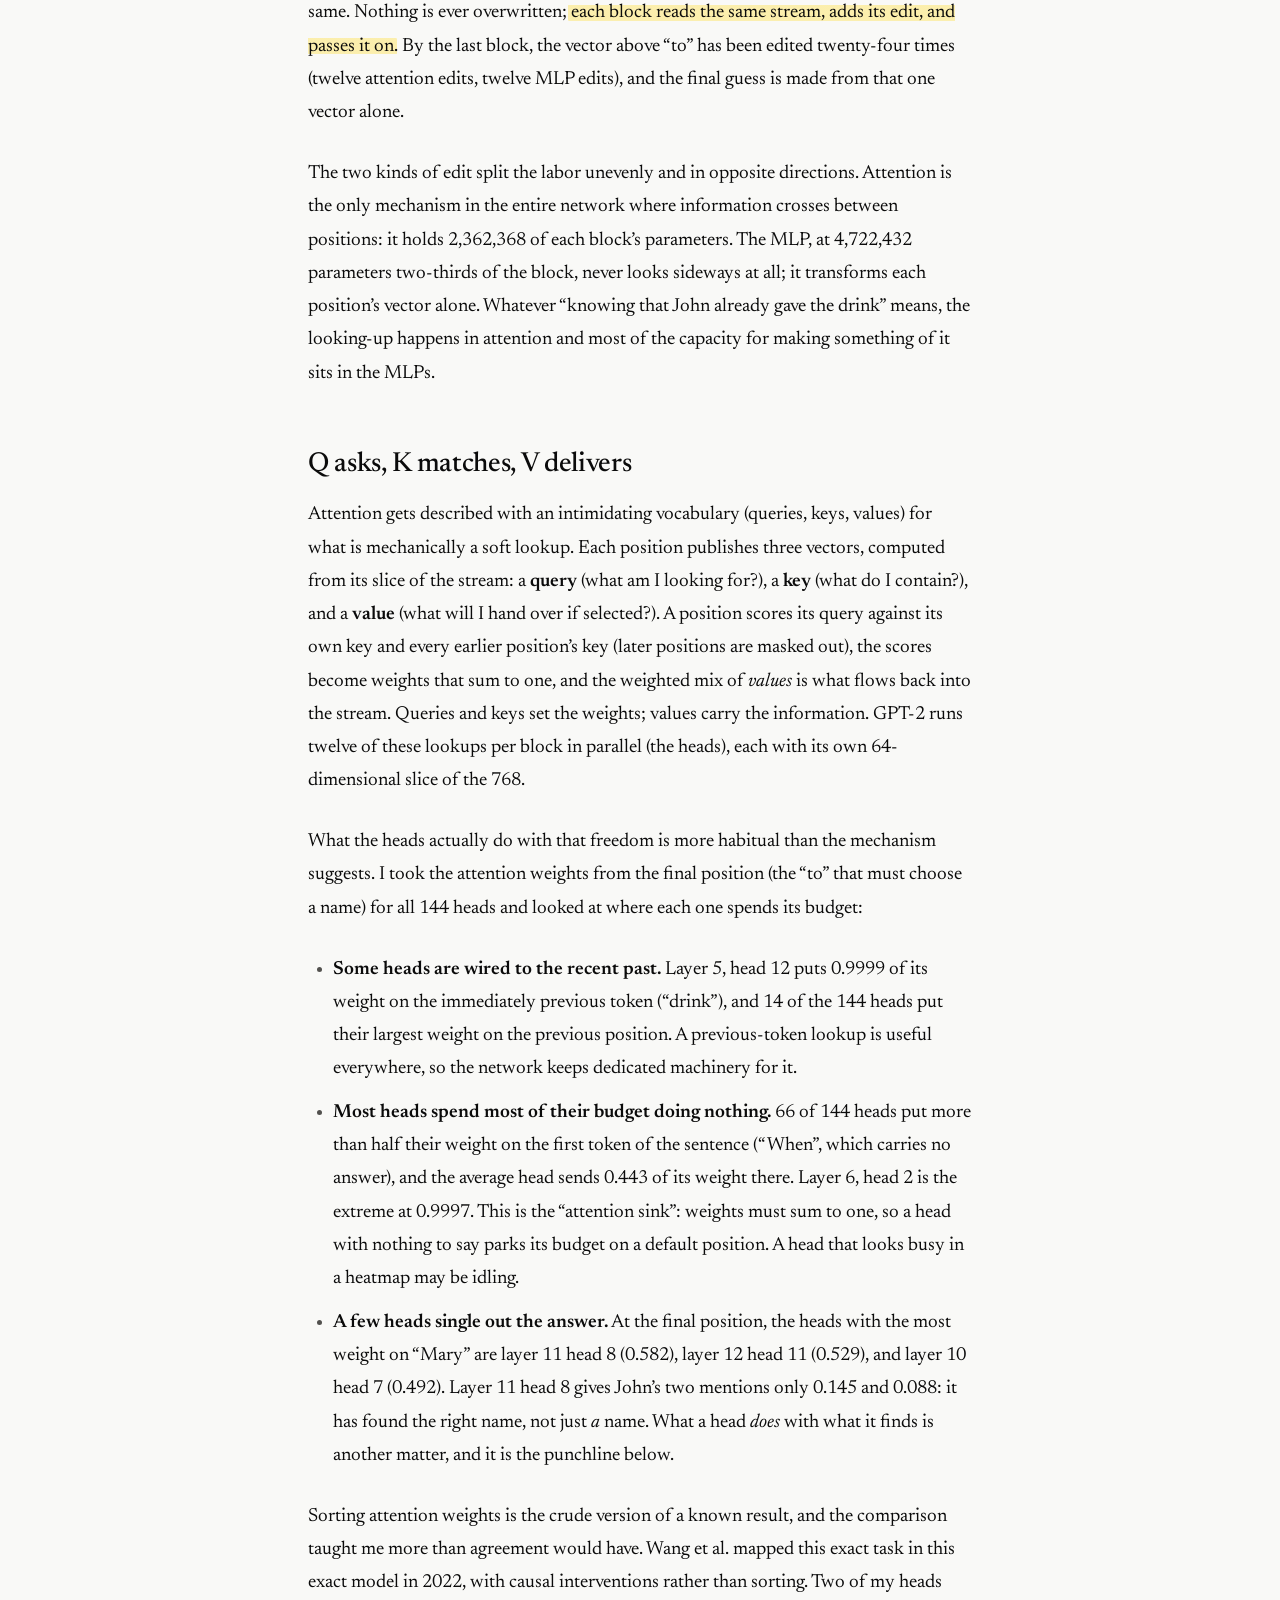
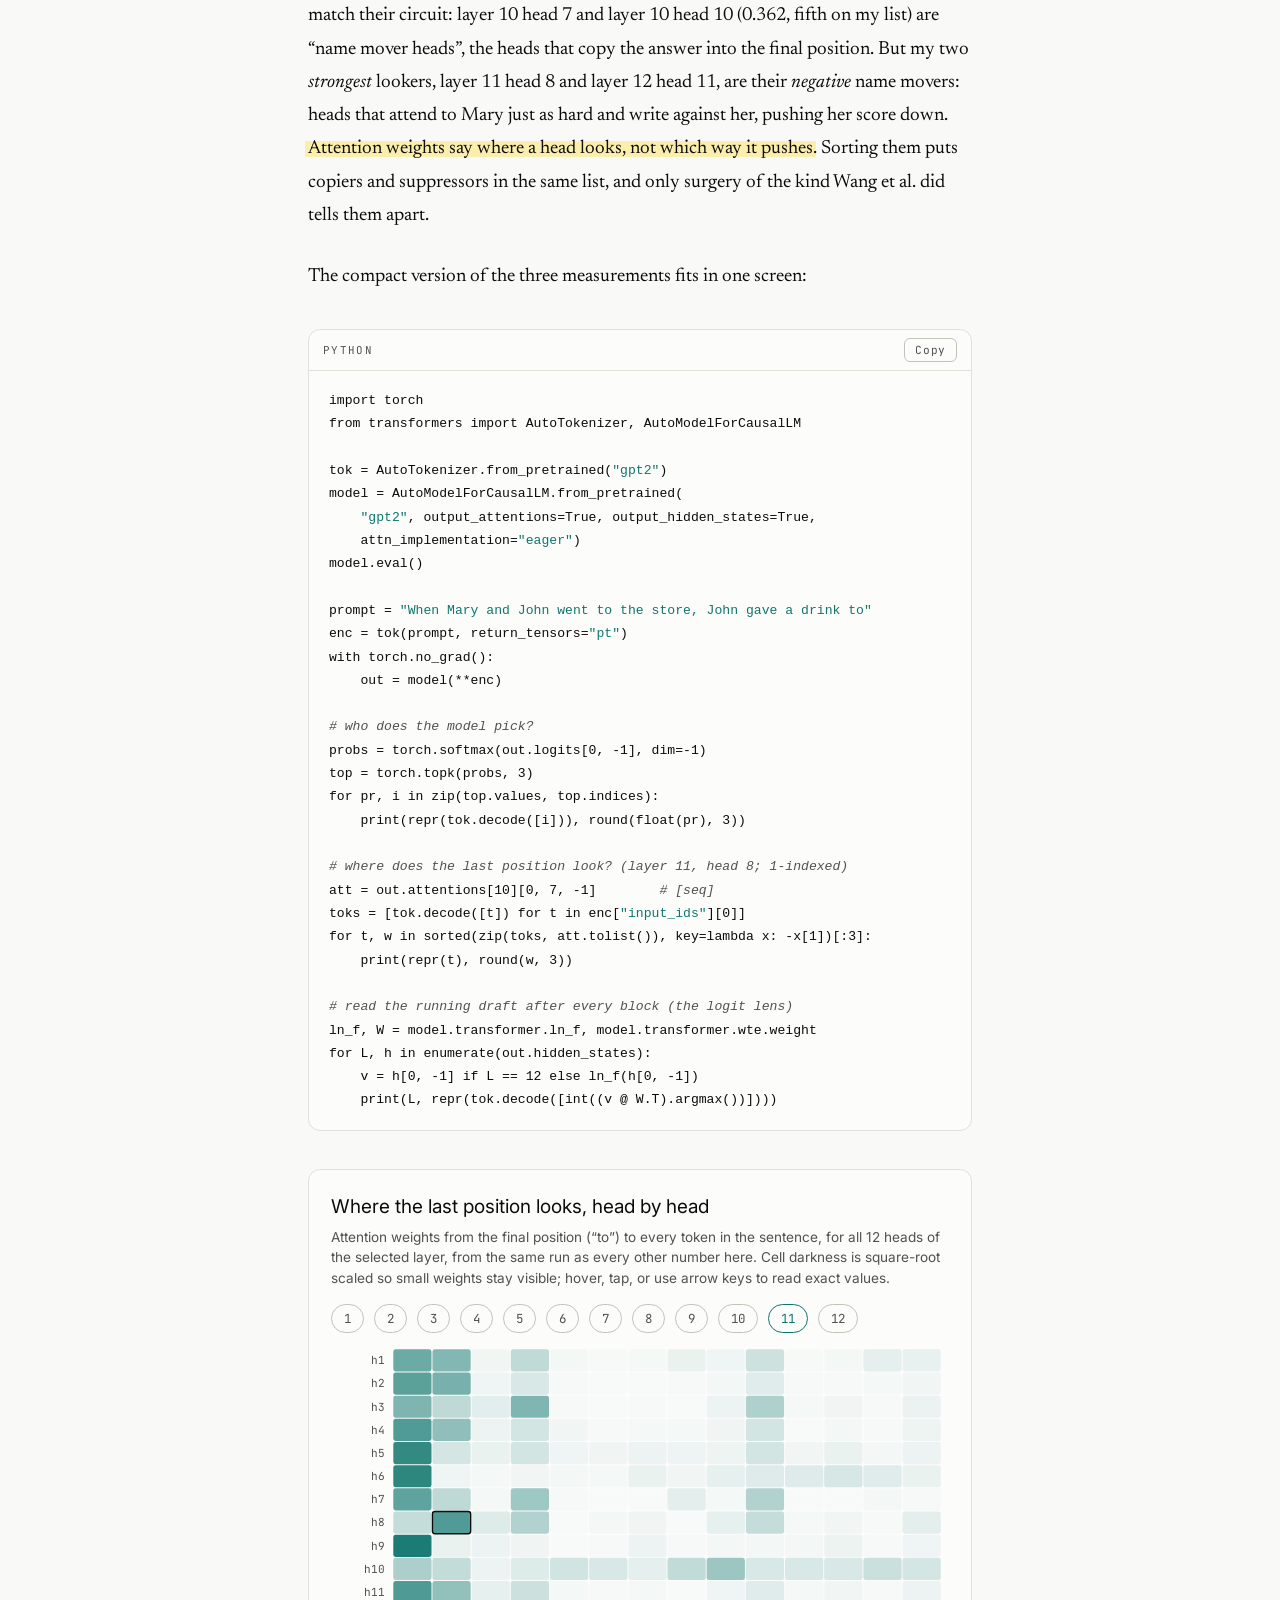
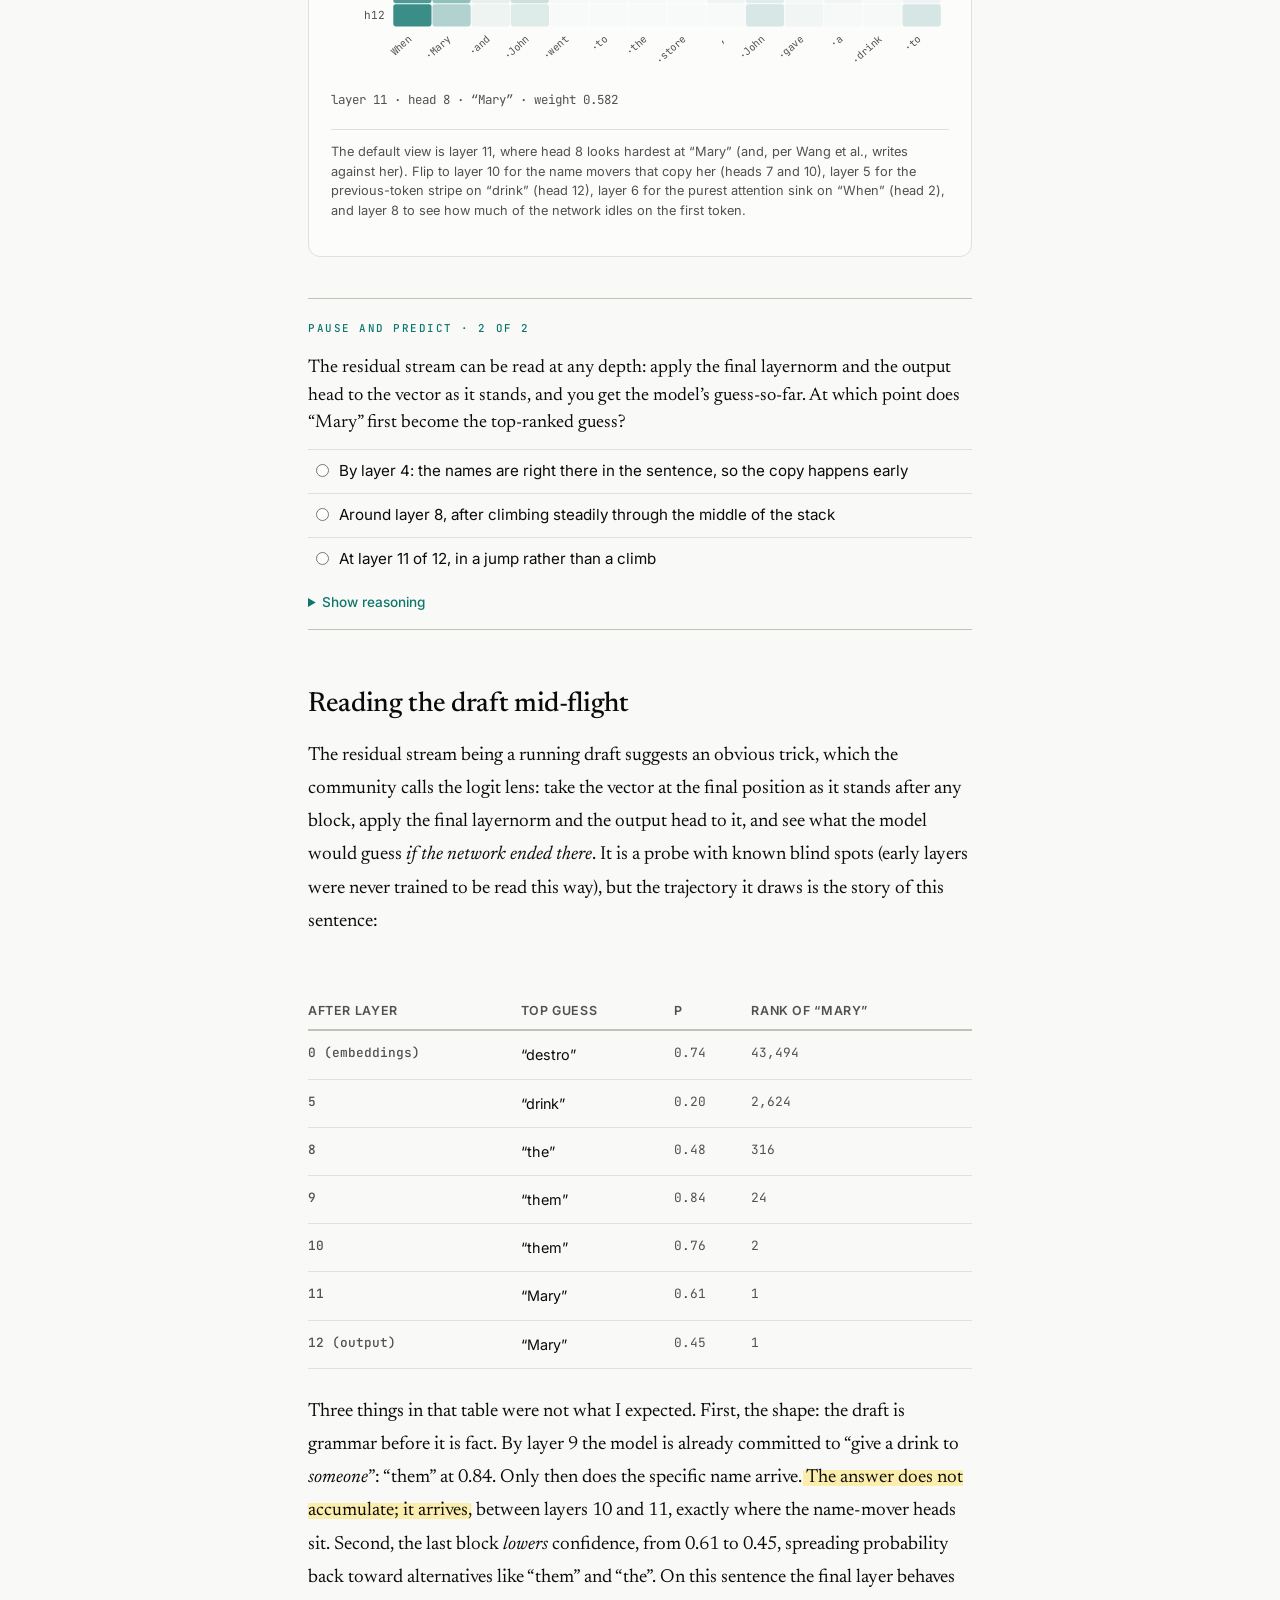
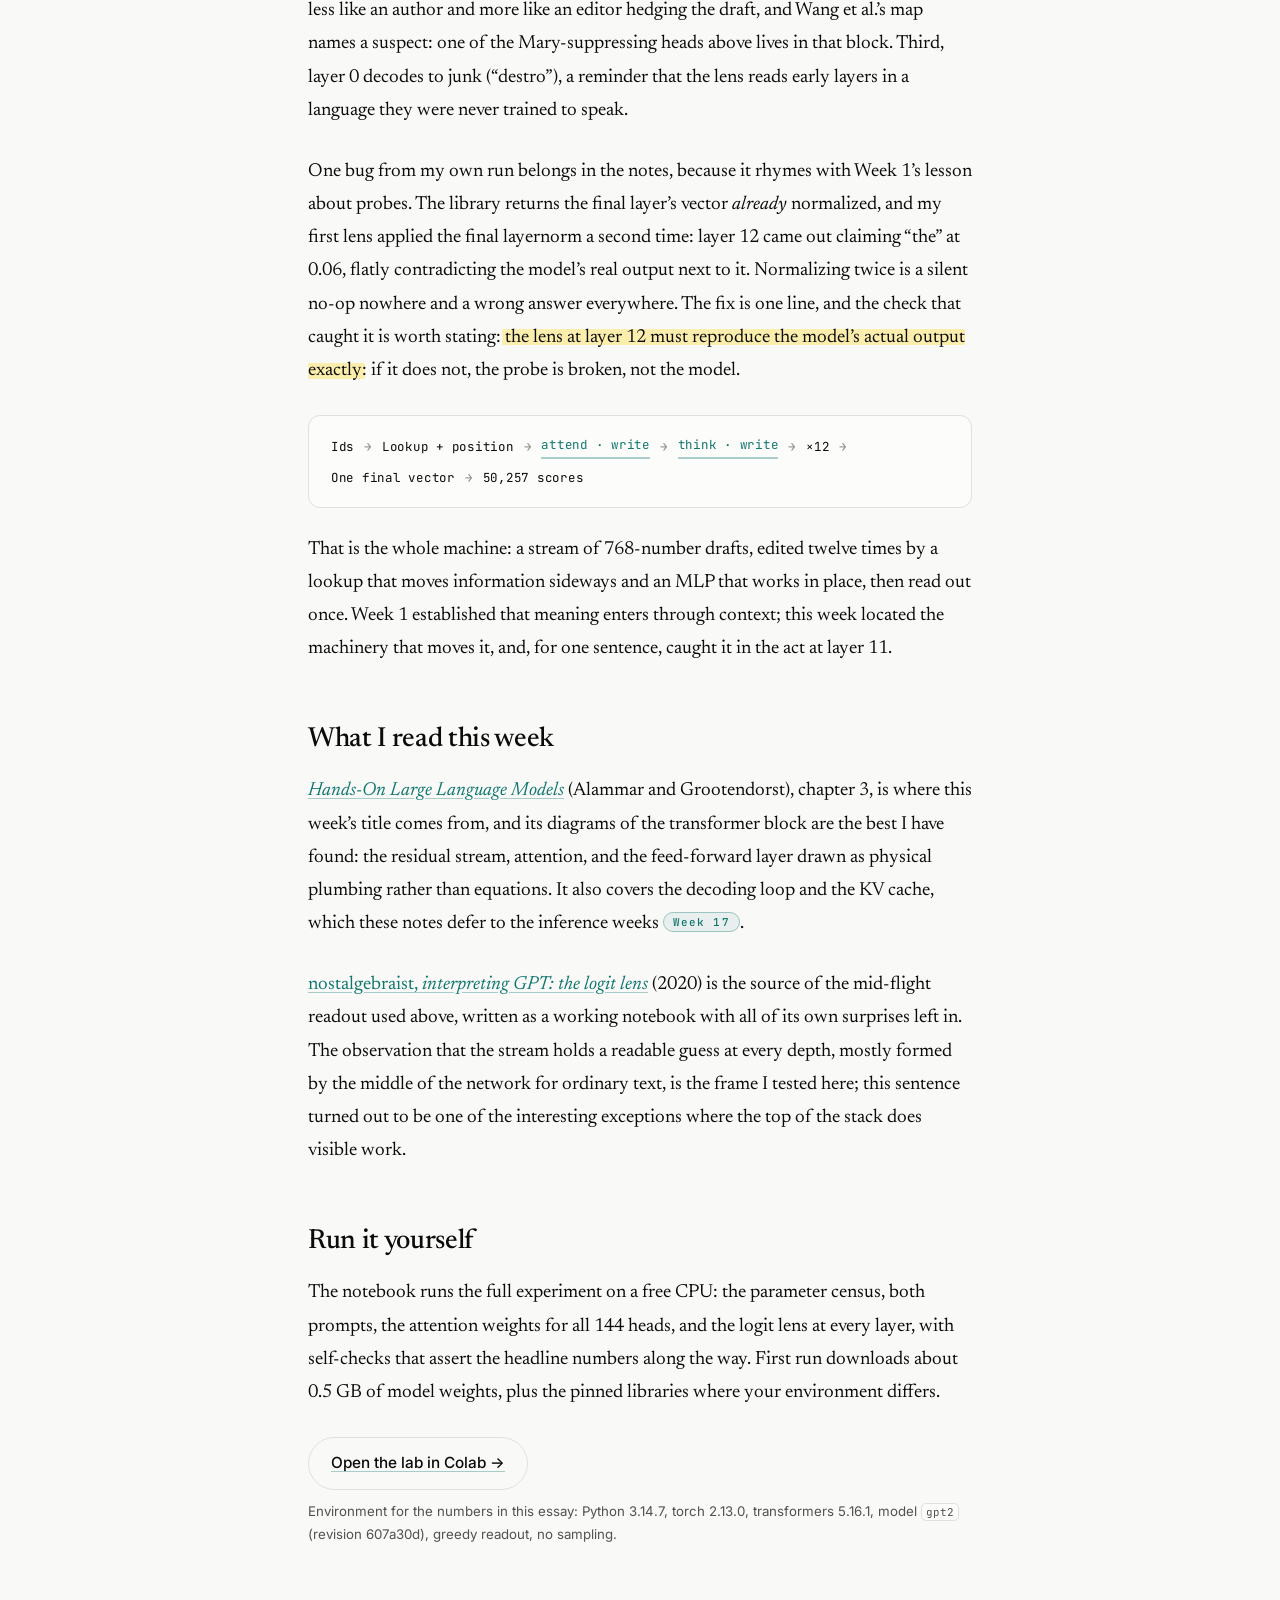
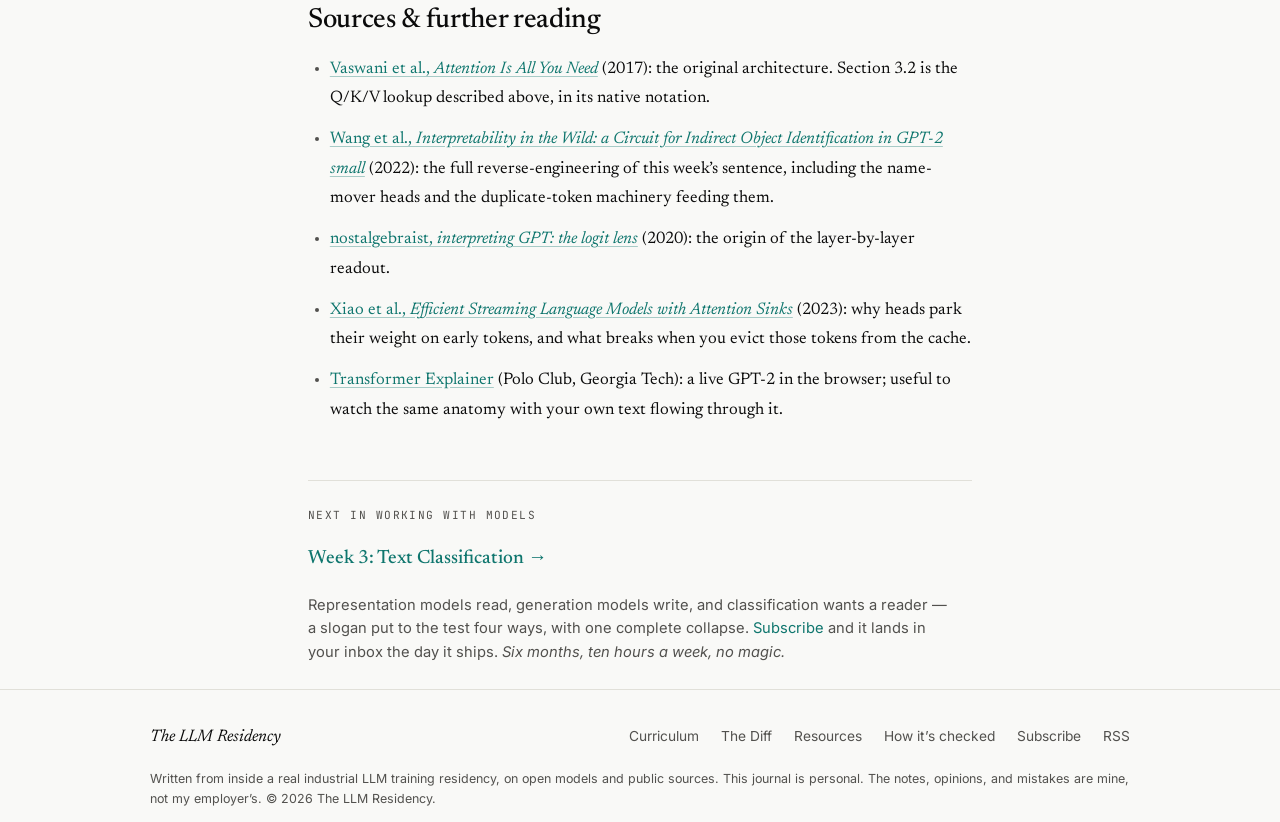
<file: week02.html>
<!DOCTYPE html>
<html lang="en">
<head>
<meta charset="utf-8">
<meta name="viewport" content="width=device-width, initial-scale=1">
<title>Looking Inside a Transformer · The LLM Residency, Week 2</title>
<meta name="description" content="Attention, feed-forward blocks, and the residual stream, measured in place: one sentence GPT-2 can only finish by moving information between positions.">
<meta property="og:title" content="Looking Inside a Transformer · The LLM Residency">
<meta property="og:description" content="GPT-2 picks “Mary” over “John” at better than seven-to-one odds, and the answer appears at layer 11 of 12. What the twelve layers are made of, measured.">
<meta property="og:type" content="article">
<meta name="theme-color" media="(prefers-color-scheme: light)" content="#f9f9f7">
<meta name="theme-color" media="(prefers-color-scheme: dark)" content="#0d0d0d">
<link rel="icon" href="data:image/svg+xml,%3Csvg xmlns='http://www.w3.org/2000/svg' viewBox='0 0 32 32'%3E%3Crect width='32' height='32' rx='7' fill='%230f766e'/%3E%3Ccircle cx='16' cy='16' r='5.5' fill='%23f9f9f7'/%3E%3C/svg%3E">
<link rel="alternate" type="application/atom+xml" title="The LLM Residency" href="feed.xml">
<link rel="preconnect" href="https://fonts.googleapis.com">
<link rel="preconnect" href="https://fonts.gstatic.com" crossorigin>
<link href="https://fonts.googleapis.com/css2?family=Newsreader:ital,opsz,wght@0,6..72,400..700;1,6..72,400..700&family=Inter:wght@400;500;600&family=JetBrains+Mono:wght@400;500&display=swap" rel="stylesheet">
<link rel="stylesheet" href="styles.css?v=6">
<style>
  /* Week 2 figures: block diagram + attention heatmap */
  .blk-scroll { overflow-x: auto; }
  .blk-scroll svg { min-width: 620px; display: block; width: 100%; height: auto; }
  .lyr-ctl { display: flex; flex-wrap: wrap; align-items: center; gap: 8px 10px; margin: 2px 0 10px; }
  .lyr-btn {
    font-family: var(--mono); font-size: 0.78rem; color: var(--ink-2);
    background: var(--surface); border: 1px solid var(--line-2); border-radius: 999px;
    padding: 5px 12px; cursor: pointer;
  }
  .lyr-btn[aria-pressed="true"] { color: var(--accent); border-color: var(--accent); }
  .lyr-btn:focus-visible, .hm-svg:focus-visible { outline: 2px solid var(--accent); outline-offset: 2px; }
  .hm-read { font-family: var(--mono); font-size: 0.78rem; color: var(--ink-2); margin: 8px 0 0; min-height: 1.4em; }
  #hm-chart svg { display: block; width: 100%; height: auto; touch-action: pan-y; }
  /* Highlighted phrases: one per act of the argument, each sweeps once on first view. */
  :root { --hl: rgba(255, 224, 70, 0.42); }
  @media (prefers-color-scheme: dark) {
    :root { --hl: rgba(255, 214, 90, 0.16); }
  }
  mark.hl {
    background: linear-gradient(var(--hl), var(--hl)) no-repeat left center;
    background-size: 100% 84%;
    color: inherit;
    padding: 0 3px;
    margin: 0 -3px;
    border-radius: 3px;
  }
  mark.hl.hl-anim { background-size: 0% 84%; }
  mark.hl.hl-anim.hl-on {
    background-size: 100% 84%;
    transition: background-size 750ms cubic-bezier(0.3, 0, 0.3, 1) 150ms;
  }
</style>
</head>
<body>
<a class="skip-link" href="#main">Skip to content</a>

<header class="site-header">
  <div class="container">
    <a class="wordmark" href="index.html">The LLM Residency</a>
    <nav class="site-nav" aria-label="Site">
      <a href="index.html#curriculum">Curriculum</a>
      <a href="diff.html" class="nav-hide-m">The Diff</a>
      <a href="resources.html" class="nav-hide-m">Resources</a>
      <a href="feed.xml" class="nav-hide-m">RSS</a>
      <a href="index.html#subscribe" class="nav-cta">Subscribe</a>
    </nav>
  </div>
</header>

<main id="main">
  <div class="container">

    <header class="article-header">
      <p class="kicker">Week 2 · Working with models</p>
      <h1>Looking Inside a Transformer</h1>
      <p class="dek">Ask GPT-2 to finish “When Mary and John went to the store, John gave a drink to”
      and it picks “Mary” over “John” at better than seven-to-one odds. This week: the machinery between the
      lookup table and that guess (attention, feed-forward blocks, and the residual stream),
      measured in place.</p>
      <div class="article-meta">
        <span>≈ 11 min read</span>
        <span>Last verified 2026-08-31</span>
        <span>Working notes</span>
        <span id="ppq-meta" hidden></span>
      </div>
    </header>

    <article class="prose">

      <aside class="callout" aria-label="Skip test">
        <span class="callout-label">Skip test</span>
        <p>Answer these three and you can jump straight to <a href="#lab">the lab</a>:</p>
        <ol>
          <li>A GPT-2 block holds an attention layer and an MLP. Which of the two holds two-thirds of
          the block’s parameters?</li>
          <li>In attention, queries, keys, and values each play one role. Which pair sets the weights,
          and which one carries the information?</li>
          <li>Read with the logit lens, GPT-2’s running guess for the sentence above is still generic at
          layer 10 (“them”), and the right name is top-ranked only at layer 11 of 12. What does
          that suggest about how the answer is computed?</li>
        </ol>
        <p class="fine">#3 is the centerpiece measurement. I expected the answer to build gradually,
        and instead got a cliff.</p>
      </aside>

      <p>Week 1 ended on a fact I measured but did not explain: the vector for “bank” leaves the
      lookup table identical in every sentence and arrives at the top of the network carrying its
      context. Whatever did the carrying lives in twelve identical blocks stacked between the two
      measurements. This week I opened one.</p>

      <p>The reading was the chapter this essay borrows its title from, and it describes the machinery
      well. But a diagram cannot tell you <em>where in the stack</em> a particular answer takes shape,
      and that turned out to be a question small enough to answer with code.</p>

      <h2 id="sentence">A sentence only context can finish</h2>

      <p>The test sentence comes from the interpretability literature, where it has a job title
      (indirect-object identification):</p>

      <p><em>“When Mary and John went to the store, John gave a drink to&nbsp;___”</em></p>

      <p>Any reader completes it with “Mary”: John was just mentioned as the giver, so the receiver is
      the other name. No table of word frequencies gets you there, because both names are equally
      common; the only clue is <em>which name appeared twice in this particular sentence</em>. That
      makes it a clean probe for context-moving machinery. GPT-2, measured:</p>

      <div class="table-scroll">
      <table>
        <thead>
          <tr><th scope="col">Prompt ends “…John gave a drink to”</th><th scope="col">Prompt ends “…Mary gave a drink to”</th></tr>
        </thead>
        <tbody>
          <tr><td class="wkcol">Mary 0.446 · them 0.212 · the 0.071 · John 0.060</td>
              <td class="wkcol">John 0.302 · them 0.239 · the 0.129</td></tr>
        </tbody>
      </table>
      </div>

      <p>Swap which name repeats and the answer swaps with it. The model is not completing a pattern
      about Mary; it is tracking who has been mentioned once. Everything below is about how a stack of
      matrix multiplications does that, and every number comes from executed code; the
      <a href="#lab">notebook</a> reproduces all of it.</p>

      <section class="ppq" data-q="1" data-answer="mlp">
        <p class="ppq-kicker">Pause and predict · 1 of 2</p>
        <fieldset class="ppq-f">
          <legend>Each of GPT-2’s twelve blocks contains an attention layer and a feed-forward MLP.
          Where do most of a block’s learned parameters sit?</legend>
          <div class="ppq-opts">
            <label class="ppq-opt"><input type="radio" name="ppq1" value="attn"><span>In attention: it does the famous work, so it should hold the famous weights</span></label>
            <label class="ppq-opt"><input type="radio" name="ppq1" value="mlp"><span>In the MLP: roughly two parameters there for every one in attention</span></label>
            <label class="ppq-opt"><input type="radio" name="ppq1" value="even"><span>Split about evenly between the two</span></label>
          </div>
        </fieldset>
        <p class="ppq-fb"></p>
        <details class="ppq-reason">
          <summary>Show reasoning</summary>
          <p>Counted from the loaded weights: attention holds 2,362,368 parameters per block, the MLP
          4,722,432 — the MLP is 66.6% of the block. The MLP widens each 768-number vector to 3,072,
          applies a nonlinearity, and projects back
          down, and those two rectangular matrices are the largest single share of the model’s
          parameters: 45.5% across the twelve blocks. Attention decides where information moves; most of the capacity sits in
          what happens to it afterwards.</p>
        </details>
      </section>

      <figure class="ntp" aria-label="One transformer block, drawn as a diagram">
        <figcaption class="ntp-head">
          <span class="callout-label">One block, weighed</span>
          <span class="ntp-sub">GPT-2 small: the residual stream runs top to bottom, and each block
          taps it twice — once for attention, once for the MLP — adding its result back both times.
          Parameter counts are measured from the loaded model.</span>
        </figcaption>
        <div class="blk-scroll">
        <svg viewBox="0 0 760 400" role="img" aria-label="Diagram of one GPT-2 block: a vertical residual stream of 768 numbers per position; a layernorm and attention layer read it and add their result back; a layernorm and MLP read it and add their result back; the pattern repeats twelve times.">
          <defs>
            <marker id="blk-arr" viewBox="0 0 10 10" refX="8" refY="5" markerWidth="7" markerHeight="7" orient="auto-start-reverse">
              <path d="M 0 1 L 8 5 L 0 9" fill="none" stroke="var(--ink-2)" stroke-width="1.6" stroke-linecap="round" stroke-linejoin="round"/>
            </marker>
          </defs>

          <!-- residual stream -->
          <text x="130" y="28" text-anchor="middle" font-family="var(--sans)" font-size="13" fill="var(--ink-2)">the residual stream</text>
          <text x="130" y="46" text-anchor="middle" font-family="var(--mono)" font-size="11.5" fill="var(--ink-2)">768 numbers per position</text>
          <line x1="130" y1="56" x2="130" y2="374" stroke="var(--accent)" stroke-width="2.4" marker-end="url(#blk-arr)"/>

          <!-- block boundary -->
          <rect x="70" y="76" width="640" height="272" rx="12" fill="none" stroke="var(--line-2)" stroke-dasharray="7 6"/>
          <text x="694" y="98" text-anchor="end" font-family="var(--mono)" font-size="12" fill="var(--ink-2)">one block · 7,087,872 params · ×12</text>

          <!-- attention tap -->
          <line x1="130" y1="122" x2="252" y2="122" stroke="var(--ink-2)" stroke-width="1.4" marker-end="url(#blk-arr)"/>
          <text x="192" y="114" text-anchor="middle" font-family="var(--mono)" font-size="10.5" fill="var(--ink-2)">layernorm</text>
          <rect x="260" y="94" width="316" height="56" rx="9" fill="var(--accent-wash)" stroke="var(--accent-line)"/>
          <text x="418" y="117" text-anchor="middle" font-family="var(--sans)" font-size="14.5" fill="var(--ink)">attention · 12 heads × 64 dims</text>
          <text x="418" y="138" text-anchor="middle" font-family="var(--mono)" font-size="11.5" fill="var(--accent)">2,362,368 params</text>
          <text x="591" y="117" font-family="var(--sans)" font-size="12" fill="var(--ink-2)">the only place</text>
          <text x="591" y="133" font-family="var(--sans)" font-size="12" fill="var(--ink-2)">positions exchange</text>
          <text x="591" y="149" font-family="var(--sans)" font-size="12" fill="var(--ink-2)">information</text>
          <path d="M 260 150 C 200 150 175 162 136 174" fill="none" stroke="var(--ink-2)" stroke-width="1.4" marker-end="url(#blk-arr)"/>
          <circle cx="130" cy="180" r="9" fill="var(--paper)" stroke="var(--accent)" stroke-width="1.6"/>
          <text x="130" y="185" text-anchor="middle" font-family="var(--mono)" font-size="13" fill="var(--accent)">+</text>

          <!-- MLP tap -->
          <line x1="130" y1="234" x2="252" y2="234" stroke="var(--ink-2)" stroke-width="1.4" marker-end="url(#blk-arr)"/>
          <text x="192" y="226" text-anchor="middle" font-family="var(--mono)" font-size="10.5" fill="var(--ink-2)">layernorm</text>
          <rect x="260" y="206" width="316" height="56" rx="9" fill="none" stroke="var(--line-2)"/>
          <text x="418" y="229" text-anchor="middle" font-family="var(--sans)" font-size="14.5" fill="var(--ink)">MLP · 768 → 3,072 → 768</text>
          <text x="418" y="250" text-anchor="middle" font-family="var(--mono)" font-size="11.5" fill="var(--ink-2)">4,722,432 params · 66.6% of the block</text>
          <text x="591" y="229" font-family="var(--sans)" font-size="12" fill="var(--ink-2)">works on each</text>
          <text x="591" y="245" font-family="var(--sans)" font-size="12" fill="var(--ink-2)">position alone,</text>
          <text x="591" y="261" font-family="var(--sans)" font-size="12" fill="var(--ink-2)">no mixing</text>
          <path d="M 260 262 C 200 262 175 274 136 286" fill="none" stroke="var(--ink-2)" stroke-width="1.4" marker-end="url(#blk-arr)"/>
          <circle cx="130" cy="292" r="9" fill="var(--paper)" stroke="var(--accent)" stroke-width="1.6"/>
          <text x="130" y="297" text-anchor="middle" font-family="var(--mono)" font-size="13" fill="var(--accent)">+</text>

          <text x="130" y="394" text-anchor="middle" font-family="var(--sans)" font-size="13" fill="var(--ink-2)">to the next block</text>
        </svg>
        </div>
        <p class="ntp-note">Both taps <em>add</em> their result back to the stream rather than
        replacing it, which is why the stream reads as a running draft: every block inherits
        everything the earlier blocks wrote. The whole model is this picture twelve times, between an
        embedding table (38,597,376 params), a position table (786,432), and one final layernorm: 124,439,808 parameters in total.</p>
      </figure>

      <h2 id="stream">The residual stream is a running draft</h2>

      <p>The number to hold onto from the diagram is 768. Each position in the input carries a vector
      of 768 numbers, and that vector is the only thing a block hands to the next one. Attention reads
      it, computes something, and adds the result back in. The MLP does the same. Nothing is ever
      overwritten; <mark class="hl">each block reads the same stream, adds its edit, and passes it
      on</mark>. By the last block, the vector above “to” has
      been edited twenty-four times (twelve attention edits, twelve MLP edits), and the final guess
      is made from that one vector alone.</p>

      <p>The two kinds of edit split the labor unevenly and in opposite directions. Attention is the
      only mechanism in the entire network where information crosses between positions: it holds
      2,362,368 of each block’s parameters. The MLP, at 4,722,432 parameters two-thirds of the block, never looks sideways at all; it transforms each position’s vector alone. Whatever “knowing that
      John already gave the drink” means, the looking-up happens in attention and most of the capacity
      for making something of it sits in the MLPs.</p>

      <h2 id="attention">Q asks, K matches, V delivers</h2>

      <p>Attention gets described with an intimidating vocabulary (queries, keys, values) for what is
      mechanically a soft lookup. Each position publishes three vectors, computed from its slice of the
      stream: a <strong>query</strong> (what am I looking for?), a <strong>key</strong> (what do I
      contain?), and a <strong>value</strong> (what will I hand over if selected?). A position scores its query against its own key and every earlier position’s key (later positions are masked out), the scores become weights that sum to one, and
      the weighted mix of <em>values</em> is what flows back into the stream. Queries and keys set the
      weights; values carry the information. GPT-2 runs twelve of these lookups per block in
      parallel (the heads), each with its own 64-dimensional slice of the 768.</p>

      <p>What the heads actually do with that freedom is more habitual than the mechanism suggests. I
      took the attention weights from the final position (the “to” that must choose a name) for all
      144 heads and looked at where each one spends its budget:</p>

      <ul>
        <li><strong>Some heads are wired to the recent past.</strong> Layer 5, head 12 puts 0.9999 of
        its weight on the immediately previous token (“drink”), and 14 of the 144 heads put their
        largest weight on the previous position. A previous-token lookup is useful everywhere, so the
        network keeps dedicated machinery for it.</li>
        <li><strong>Most heads spend most of their budget doing nothing.</strong> 66 of 144 heads put
        more
        than half their weight on the first token of the sentence (“When”, which carries no answer),
        and the average head sends 0.443 of its weight there. Layer 6, head 2 is the extreme
        at 0.9997. This is the “attention sink”: weights must sum to one, so a head with nothing to say
        parks its budget on a default position. A head that looks busy in a heatmap may be idling.</li>
        <li><strong>A few heads single out the answer.</strong> At the final position, the heads with
        the most weight on “Mary” are layer 11 head 8 (0.582), layer 12 head 11 (0.529), and layer 10
        head 7 (0.492). Layer 11 head 8 gives John’s two mentions only 0.145 and 0.088: it has found
        the right name, not just <em>a</em> name. What a head <em>does</em> with what it finds is
        another matter, and it is the punchline below.</li>
      </ul>

      <p>Sorting attention weights is the crude version of a known result, and the comparison taught
      me more than agreement would have. Wang et al. mapped this exact task in this exact model in
      2022, with causal interventions rather than sorting. Two of my heads match their circuit: layer
      10 head 7 and layer 10 head 10 (0.362, fifth on my list) are “name mover heads”, the heads that
      copy the answer into the final position. But my two <em>strongest</em> lookers, layer 11 head 8
      and layer 12 head 11, are their <em>negative</em> name movers: heads that attend to Mary just
      as hard and write against her, pushing her score down. <mark class="hl">Attention weights say
      where a head looks, not which way it pushes</mark>. Sorting them puts copiers and suppressors
      in the same list, and only surgery of the kind Wang et al. did tells them apart.</p>

      <p>The compact version of the three measurements fits in one screen:</p>

      <div class="codeblock">
        <div class="codebar">
          <span class="lang">Python</span>
          <button class="copy-btn" type="button" data-copy>Copy</button>
        </div>
<pre><code>import torch
from transformers import AutoTokenizer, AutoModelForCausalLM

tok = AutoTokenizer.from_pretrained(<span class="s">"gpt2"</span>)
model = AutoModelForCausalLM.from_pretrained(
    <span class="s">"gpt2"</span>, output_attentions=True, output_hidden_states=True,
    attn_implementation=<span class="s">"eager"</span>)
model.eval()

prompt = <span class="s">"When Mary and John went to the store, John gave a drink to"</span>
enc = tok(prompt, return_tensors=<span class="s">"pt"</span>)
with torch.no_grad():
    out = model(**enc)

<span class="c"># who does the model pick?</span>
probs = torch.softmax(out.logits[0, -1], dim=-1)
top = torch.topk(probs, 3)
for pr, i in zip(top.values, top.indices):
    print(repr(tok.decode([i])), round(float(pr), 3))

<span class="c"># where does the last position look? (layer 11, head 8; 1-indexed)</span>
att = out.attentions[10][0, 7, -1]        <span class="c"># [seq]</span>
toks = [tok.decode([t]) for t in enc[<span class="s">"input_ids"</span>][0]]
for t, w in sorted(zip(toks, att.tolist()), key=lambda x: -x[1])[:3]:
    print(repr(t), round(w, 3))

<span class="c"># read the running draft after every block (the logit lens)</span>
ln_f, W = model.transformer.ln_f, model.transformer.wte.weight
for L, h in enumerate(out.hidden_states):
    v = h[0, -1] if L == 12 else ln_f(h[0, -1])
    print(L, repr(tok.decode([int((v @ W.T).argmax())])))</code></pre>
      </div>

      <figure class="ntp" id="hm">
        <figcaption class="ntp-head">
          <span class="callout-label">Where the last position looks, head by head</span>
          <span class="ntp-sub">Attention weights from the final position (“to”) to every token in the
          sentence, for all 12 heads of the selected layer, from the same run as every other number
          here. Cell darkness is square-root scaled so small weights stay visible; hover, tap, or use
          arrow keys to read exact values.</span>
        </figcaption>
        <div class="lyr-ctl" role="group" aria-label="Choose a layer" id="hm-btns"></div>
        <div id="hm-chart"></div>
        <p class="hm-read" id="hm-read" aria-live="polite"></p>
        <p class="ntp-note">The default view is layer 11, where head 8 looks hardest at “Mary” (and,
        per Wang et al., writes against her). Flip to layer 10 for the name movers that copy her
        (heads 7 and 10), layer 5 for the previous-token stripe on “drink” (head 12), layer 6 for the
        purest attention sink on “When” (head 2), and layer 8 to see how much of the network idles on
        the first token.</p>
        <noscript><p class="ntp-sub">This figure needs JavaScript. The headline numbers are in the
        prose above, and the notebook prints the full weight matrix for any layer.</p></noscript>
      </figure>

      <section class="ppq" data-q="2" data-answer="late">
        <p class="ppq-kicker">Pause and predict · 2 of 2</p>
        <fieldset class="ppq-f">
          <legend>The residual stream can be read at any depth: apply the final layernorm and the
          output head to the vector as it stands, and you get the model’s guess-so-far. At which point
          does “Mary” first become the top-ranked guess?</legend>
          <div class="ppq-opts">
            <label class="ppq-opt"><input type="radio" name="ppq2" value="early"><span>By layer 4: the names are right there in the sentence, so the copy happens early</span></label>
            <label class="ppq-opt"><input type="radio" name="ppq2" value="gradual"><span>Around layer 8, after climbing steadily through the middle of the stack</span></label>
            <label class="ppq-opt"><input type="radio" name="ppq2" value="late"><span>At layer 11 of 12, in a jump rather than a climb</span></label>
          </div>
        </fieldset>
        <p class="ppq-fb"></p>
        <details class="ppq-reason">
          <summary>Show reasoning</summary>
          <p>Measured with the logit lens, “Mary” is ranked 43,494th of 50,257 at the embedding layer,
          still 24th after layer 9, 2nd after layer 10, and 1st after layer 11 — a cliff, not a climb.
          That is consistent with where the name-mover heads sit (layers 10–11): the answer is copied
          into the final position late, after the middle layers have worked out that a person is
          needed at all.</p>
        </details>
      </section>

      <h2 id="lens">Reading the draft mid-flight</h2>

      <p>The residual stream being a running draft suggests an obvious trick, which the community
      calls the logit lens: take the vector at the final position as it stands after any block, apply
      the final layernorm and the output head to it, and see what the model would guess <em>if the
      network ended there</em>. It is
      a probe with known blind spots (early layers were never trained to be read this way), but the
      trajectory it draws is the story of this sentence:</p>

      <div class="table-scroll">
      <table>
        <thead>
          <tr><th scope="col">After layer</th><th scope="col">Top guess</th><th scope="col">p</th><th scope="col">Rank of “Mary”</th></tr>
        </thead>
        <tbody>
          <tr><td class="wkcol">0 (embeddings)</td><td>“destro”</td><td class="wkcol">0.74</td><td class="wkcol">43,494</td></tr>
          <tr><td class="wkcol">5</td><td>“drink”</td><td class="wkcol">0.20</td><td class="wkcol">2,624</td></tr>
          <tr><td class="wkcol">8</td><td>“the”</td><td class="wkcol">0.48</td><td class="wkcol">316</td></tr>
          <tr><td class="wkcol">9</td><td>“them”</td><td class="wkcol">0.84</td><td class="wkcol">24</td></tr>
          <tr><td class="wkcol">10</td><td>“them”</td><td class="wkcol">0.76</td><td class="wkcol">2</td></tr>
          <tr><td class="wkcol">11</td><td>“Mary”</td><td class="wkcol">0.61</td><td class="wkcol">1</td></tr>
          <tr><td class="wkcol">12 (output)</td><td>“Mary”</td><td class="wkcol">0.45</td><td class="wkcol">1</td></tr>
        </tbody>
      </table>
      </div>

      <p>Three things in that table were not what I expected. First, the shape: the draft is grammar
      before it is fact. By layer 9 the model is already committed to “give a drink to <em>someone</em>”:
      “them” at 0.84. Only then does the specific name arrive. <mark class="hl">The answer does
      not accumulate; it arrives</mark>, between layers 10 and 11, exactly where the name-mover heads
      sit. Second, the last block <em>lowers</em> confidence, from 0.61 to 0.45, spreading probability
      back toward alternatives like “them” and “the”. On this sentence the final layer behaves less
      like an author and more like an editor hedging the draft, and Wang et al.’s map names a
      suspect: one of the Mary-suppressing heads above lives in that block. Third, layer 0 decodes to junk
      (“destro”), a reminder that the lens reads early layers in a language they were never trained to
      speak.</p>

      <p>One bug from my own run belongs in the notes, because it rhymes with Week 1’s lesson about
      probes. The library returns the final layer’s vector <em>already</em> normalized, and my first
      lens applied the final layernorm a second time: layer 12 came out claiming “the” at 0.06, flatly
      contradicting the model’s real output next to it. Normalizing twice is a silent no-op nowhere
      and a wrong answer everywhere. The fix is one line, and the check that caught it is worth
      stating: <mark class="hl">the lens at layer 12 must reproduce the model’s actual output
      exactly</mark>: if it does not, the probe is broken, not the model.</p>

      <figure class="flowline" aria-label="The route through one forward pass">
        <span>Ids</span><span class="arr" aria-hidden="true">→</span><span>Lookup + position</span><span class="arr" aria-hidden="true">→</span><span class="core">attend · write</span><span class="arr" aria-hidden="true">→</span><span class="core">think · write</span><span class="arr" aria-hidden="true">→</span><span>×12</span><span class="arr" aria-hidden="true">→</span><span>One final vector</span><span class="arr" aria-hidden="true">→</span><span>50,257 scores</span>
      </figure>

      <p>That is the whole machine: a stream of 768-number drafts, edited twelve times by a lookup
      that moves information sideways and an MLP that works in place, then read out once. Week 1
      established that meaning enters through context; this week
      located the machinery that moves it, and, for one sentence, caught it in the act at layer 11.</p>

      <h2 id="reading">What I read this week</h2>

      <p><a href="https://github.com/HandsOnLLM/Hands-On-Large-Language-Models"><em>Hands-On Large
      Language Models</em></a> (Alammar and Grootendorst), chapter 3, is where this week’s title comes
      from, and its diagrams of the transformer block are the best I have found: the residual stream,
      attention, and the feed-forward layer drawn as physical plumbing rather than equations. It also
      covers the decoding loop and the KV cache, which these notes defer to the inference weeks
      <span class="wkchip">Week 17</span>.</p>

      <p><a href="https://www.lesswrong.com/posts/AcKRB8wDpdaN6v6ru/interpreting-gpt-the-logit-lens">nostalgebraist,
      <em>interpreting GPT: the logit lens</em></a> (2020) is the source of the mid-flight readout used
      above, written as a working notebook with all of its own surprises left in. The observation that the stream holds a readable guess at every depth, mostly formed by the
      middle of the network for ordinary text, is the frame I tested here; this sentence turned out
      to be one of the interesting exceptions where the top of the stack does visible work.</p>

      <h2 id="lab">Run it yourself</h2>

      <p>The notebook runs the full experiment on a free CPU: the parameter census, both prompts, the
      attention weights for all 144 heads, and the logit lens at every layer, with self-checks that
      assert the headline numbers along the way. First run downloads about 0.5&nbsp;GB of model
      weights, plus the pinned libraries where your environment differs.</p>

      <p class="lab-cta">
        <a class="btn btn-ghost" href="https://colab.research.google.com/github/revanthreddy-hai/the-llm-residency/blob/main/labs/week02_looking_inside_a_transformer.ipynb">Open the lab in Colab →</a>
        <span class="note">Environment for the numbers in this essay: Python 3.14.7, torch 2.13.0,
        transformers 5.16.1, model <code>gpt2</code> (revision 607a30d), greedy readout, no
        sampling.</span>
      </p>

      <h2 id="sources">Sources &amp; further reading</h2>

      <ul class="sources">
        <li><a href="https://arxiv.org/abs/1706.03762">Vaswani et al., <em>Attention Is All You
        Need</em></a> (2017): the original architecture. Section 3.2 is the Q/K/V lookup described
        above, in its native notation.</li>
        <li><a href="https://arxiv.org/abs/2211.00593">Wang et al., <em>Interpretability in the Wild:
        a Circuit for Indirect Object Identification in GPT-2 small</em></a> (2022): the full
        reverse-engineering of this week’s sentence, including the name-mover heads and the
        duplicate-token machinery feeding them.</li>
        <li><a href="https://www.lesswrong.com/posts/AcKRB8wDpdaN6v6ru/interpreting-gpt-the-logit-lens">nostalgebraist,
        <em>interpreting GPT: the logit lens</em></a> (2020): the origin of the layer-by-layer
        readout.</li>
        <li><a href="https://arxiv.org/abs/2309.17453">Xiao et al., <em>Efficient Streaming Language
        Models with Attention Sinks</em></a> (2023): why heads park their weight on early tokens, and
        what breaks when you evict those tokens from the cache.</li>
        <li><a href="https://poloclub.github.io/transformer-explainer/">Transformer Explainer</a>
        (Polo Club, Georgia Tech): a live GPT-2 in the browser; useful to watch the same anatomy with
        your own text flowing through it.</li>
      </ul>

    </article>

    <div class="article-next">
      <span class="k">Next in Working with models</span>
      <p class="nt"><a href="week03.html">Week 3: Text Classification →</a></p>
      <p style="font-size:0.92rem; color: var(--ink-2); max-width: 40rem;">
        Representation models read, generation models write, and classification wants a reader — a
        slogan put to the test four ways, with one complete collapse.
        <a href="index.html#subscribe">Subscribe</a> and it lands in your inbox the day it ships.
        <em>Six months, ten hours a week, no magic.</em>
      </p>
    </div>

  </div>
</main>

<footer class="site-footer">
  <div class="container">
    <span class="fm">The LLM Residency</span>
    <nav aria-label="Footer">
      <a href="index.html#curriculum">Curriculum</a>
      <a href="diff.html">The Diff</a>
      <a href="resources.html">Resources</a>
      <a href="index.html#method">How it’s checked</a>
      <a href="index.html#subscribe">Subscribe</a>
      <a href="feed.xml">RSS</a>
    </nav>
    <p class="fine">Written from inside a real industrial LLM training residency, on open models and public sources.
    This journal is personal. The notes, opinions, and mistakes are mine, not my employer’s.
    © 2026 The LLM Residency.</p>
  </div>
</footer>

<script>
  (function () {
    var TOKS = ["When", " Mary", " and", " John", " went", " to", " the", " store", ",", " John", " gave", " a", " drink", " to"];
    var ATT = [[[0.241,0.066,0.024,0.044,0.132,0.013,0.029,0.064,0.025,0.057,0.141,0.029,0.121,0.017],[0.003,0.0,0.022,0.0,0.0,0.461,0.001,0.0,0.005,0.0,0.0,0.001,0.0,0.507],[0.196,0.037,0.1,0.029,0.056,0.151,0.029,0.031,0.059,0.026,0.069,0.026,0.017,0.174],[0.004,0.0,0.0,0.0,0.003,0.002,0.003,0.001,0.007,0.005,0.267,0.074,0.024,0.609],[0.03,0.001,0.003,0.002,0.064,0.013,0.008,0.011,0.011,0.009,0.354,0.079,0.172,0.244],[0.03,0.001,0.062,0.004,0.009,0.382,0.142,0.002,0.014,0.002,0.004,0.096,0.0,0.253],[0.105,0.046,0.006,0.039,0.038,0.169,0.004,0.061,0.004,0.056,0.058,0.006,0.1,0.309],[0.03,0.004,0.006,0.005,0.013,0.009,0.02,0.022,0.051,0.044,0.124,0.168,0.206,0.297],[0.015,0.003,0.087,0.007,0.019,0.118,0.16,0.007,0.137,0.01,0.019,0.188,0.014,0.217],[0.151,0.047,0.091,0.048,0.048,0.087,0.078,0.035,0.073,0.048,0.064,0.082,0.045,0.103],[0.119,0.043,0.107,0.043,0.066,0.12,0.083,0.03,0.076,0.035,0.059,0.082,0.027,0.111],[0.179,0.036,0.084,0.041,0.069,0.083,0.04,0.053,0.087,0.039,0.092,0.054,0.058,0.085]],[[0.052,0.002,0.003,0.003,0.034,0.004,0.022,0.009,0.039,0.026,0.443,0.172,0.123,0.068],[0.118,0.008,0.024,0.015,0.016,0.017,0.032,0.022,0.189,0.072,0.086,0.131,0.117,0.154],[0.067,0.016,0.044,0.035,0.049,0.076,0.061,0.046,0.103,0.075,0.081,0.093,0.093,0.16],[0.521,0.017,0.021,0.025,0.029,0.03,0.028,0.033,0.048,0.04,0.046,0.04,0.063,0.059],[0.241,0.039,0.028,0.044,0.043,0.043,0.044,0.063,0.055,0.079,0.071,0.06,0.107,0.084],[0.145,0.003,0.041,0.003,0.009,0.283,0.033,0.003,0.045,0.003,0.006,0.038,0.003,0.386],[0.384,0.015,0.039,0.019,0.077,0.035,0.049,0.026,0.057,0.015,0.141,0.073,0.035,0.034],[0.334,0.035,0.037,0.03,0.03,0.053,0.04,0.063,0.108,0.024,0.044,0.06,0.06,0.082],[0.318,0.037,0.053,0.036,0.048,0.067,0.063,0.027,0.085,0.044,0.054,0.069,0.033,0.068],[0.353,0.034,0.037,0.044,0.043,0.045,0.116,0.02,0.04,0.052,0.047,0.104,0.022,0.041],[0.003,0.035,0.032,0.049,0.062,0.051,0.048,0.077,0.079,0.087,0.114,0.074,0.166,0.123],[0.083,0.001,0.043,0.001,0.001,0.265,0.007,0.0,0.074,0.001,0.003,0.018,0.001,0.502]],[[0.147,0.004,0.013,0.006,0.005,0.022,0.011,0.018,0.051,0.042,0.075,0.088,0.188,0.329],[0.597,0.026,0.036,0.043,0.016,0.044,0.015,0.012,0.076,0.011,0.027,0.02,0.017,0.059],[0.051,0.0,0.0,0.0,0.0,0.0,0.001,0.001,0.004,0.005,0.069,0.354,0.444,0.07],[0.077,0.001,0.001,0.002,0.001,0.001,0.025,0.007,0.027,0.059,0.135,0.357,0.214,0.093],[0.141,0.0,0.001,0.0,0.009,0.001,0.005,0.003,0.052,0.004,0.239,0.121,0.244,0.18],[0.085,0.0,0.002,0.0,0.0,0.001,0.007,0.009,0.196,0.016,0.11,0.165,0.201,0.207],[0.458,0.003,0.013,0.007,0.009,0.021,0.025,0.007,0.185,0.029,0.049,0.076,0.014,0.105],[0.085,0.012,0.009,0.025,0.049,0.036,0.033,0.04,0.07,0.117,0.171,0.081,0.129,0.142],[0.027,0.0,0.0,0.0,0.006,0.0,0.003,0.001,0.015,0.002,0.798,0.046,0.069,0.032],[0.026,0.001,0.0,0.001,0.001,0.0,0.002,0.029,0.021,0.064,0.059,0.058,0.687,0.051],[0.12,0.022,0.013,0.026,0.046,0.039,0.031,0.064,0.049,0.073,0.14,0.065,0.173,0.139],[0.622,0.009,0.006,0.01,0.015,0.013,0.016,0.025,0.027,0.03,0.048,0.04,0.07,0.068]],[[0.958,0.0,0.002,0.0,0.01,0.007,0.004,0.0,0.001,0.0,0.004,0.004,0.001,0.008],[0.389,0.002,0.003,0.001,0.007,0.003,0.008,0.002,0.116,0.029,0.14,0.151,0.023,0.125],[0.115,0.0,0.0,0.0,0.001,0.0,0.004,0.0,0.003,0.019,0.374,0.402,0.041,0.041],[0.652,0.0,0.0,0.0,0.0,0.0,0.0,0.001,0.004,0.0,0.036,0.065,0.084,0.158],[0.887,0.003,0.003,0.001,0.022,0.006,0.009,0.01,0.009,0.001,0.026,0.007,0.011,0.005],[0.576,0.034,0.044,0.021,0.024,0.038,0.015,0.036,0.02,0.026,0.034,0.032,0.069,0.032],[0.14,0.004,0.001,0.003,0.005,0.001,0.002,0.024,0.034,0.164,0.068,0.234,0.158,0.162],[0.142,0.0,0.0,0.0,0.0,0.0,0.0,0.005,0.004,0.009,0.065,0.046,0.647,0.082],[0.342,0.0,0.0,0.0,0.001,0.001,0.001,0.002,0.062,0.009,0.14,0.042,0.063,0.337],[0.228,0.0,0.001,0.0,0.015,0.0,0.003,0.001,0.044,0.006,0.567,0.104,0.022,0.009],[0.516,0.001,0.001,0.002,0.007,0.036,0.008,0.007,0.023,0.004,0.068,0.078,0.043,0.206],[0.155,0.0,0.001,0.0,0.004,0.003,0.002,0.003,0.034,0.004,0.186,0.172,0.358,0.078]],[[0.113,0.0,0.0,0.0,0.005,0.0,0.001,0.0,0.011,0.006,0.308,0.44,0.089,0.026],[0.455,0.001,0.001,0.0,0.001,0.0,0.002,0.009,0.136,0.017,0.014,0.126,0.161,0.077],[0.696,0.043,0.01,0.01,0.023,0.014,0.014,0.016,0.032,0.024,0.03,0.017,0.056,0.016],[0.085,0.006,0.004,0.001,0.001,0.001,0.001,0.003,0.007,0.03,0.05,0.058,0.729,0.024],[0.589,0.018,0.017,0.003,0.006,0.029,0.038,0.009,0.02,0.004,0.092,0.043,0.049,0.082],[0.365,0.001,0.001,0.0,0.002,0.0,0.006,0.003,0.036,0.014,0.123,0.1,0.311,0.037],[0.596,0.011,0.008,0.004,0.005,0.009,0.012,0.028,0.024,0.021,0.035,0.064,0.117,0.066],[0.085,0.001,0.0,0.001,0.001,0.006,0.001,0.003,0.022,0.006,0.019,0.067,0.142,0.647],[0.713,0.006,0.007,0.006,0.011,0.019,0.017,0.112,0.015,0.003,0.015,0.01,0.049,0.017],[0.506,0.014,0.005,0.003,0.016,0.006,0.008,0.009,0.011,0.017,0.214,0.073,0.062,0.054],[0.859,0.004,0.005,0.005,0.007,0.019,0.005,0.011,0.022,0.005,0.012,0.008,0.007,0.03],[0.0,0.0,0.0,0.0,0.0,0.0,0.0,0.0,0.0,0.0,0.0,0.0,1.0,0.0]],[[0.948,0.001,0.0,0.0,0.001,0.0,0.006,0.001,0.004,0.004,0.004,0.003,0.019,0.009],[1.0,0.0,0.0,0.0,0.0,0.0,0.0,0.0,0.0,0.0,0.0,0.0,0.0,0.0],[0.398,0.006,0.004,0.002,0.007,0.003,0.011,0.017,0.014,0.006,0.127,0.151,0.249,0.006],[0.36,0.022,0.005,0.003,0.025,0.012,0.01,0.015,0.153,0.053,0.167,0.093,0.039,0.043],[0.198,0.001,0.0,0.001,0.003,0.001,0.003,0.019,0.022,0.014,0.08,0.131,0.49,0.036],[0.931,0.007,0.0,0.005,0.0,0.0,0.006,0.004,0.004,0.006,0.001,0.005,0.016,0.016],[0.931,0.001,0.0,0.0,0.0,0.0,0.0,0.0,0.001,0.001,0.003,0.001,0.057,0.003],[0.512,0.001,0.003,0.0,0.003,0.002,0.001,0.006,0.007,0.007,0.126,0.041,0.233,0.058],[0.838,0.007,0.001,0.006,0.004,0.0,0.022,0.007,0.044,0.027,0.005,0.016,0.012,0.011],[0.846,0.016,0.005,0.009,0.009,0.012,0.015,0.017,0.007,0.008,0.014,0.007,0.021,0.013],[0.278,0.017,0.004,0.005,0.002,0.007,0.017,0.011,0.01,0.008,0.058,0.041,0.451,0.091],[0.664,0.005,0.008,0.001,0.003,0.022,0.018,0.016,0.01,0.001,0.011,0.029,0.059,0.154]],[[0.143,0.012,0.005,0.015,0.015,0.003,0.002,0.006,0.011,0.226,0.428,0.077,0.039,0.018],[0.749,0.022,0.015,0.002,0.002,0.002,0.011,0.009,0.038,0.077,0.021,0.024,0.024,0.004],[0.574,0.015,0.046,0.031,0.04,0.032,0.015,0.026,0.11,0.021,0.024,0.019,0.022,0.026],[0.464,0.058,0.019,0.048,0.046,0.022,0.016,0.055,0.077,0.053,0.028,0.023,0.064,0.026],[0.37,0.042,0.025,0.027,0.064,0.065,0.022,0.054,0.117,0.025,0.091,0.052,0.023,0.022],[0.685,0.005,0.005,0.009,0.008,0.006,0.006,0.024,0.032,0.034,0.037,0.027,0.06,0.061],[0.666,0.008,0.004,0.005,0.007,0.017,0.015,0.015,0.011,0.008,0.017,0.012,0.032,0.185],[0.566,0.017,0.009,0.011,0.006,0.004,0.008,0.029,0.009,0.032,0.035,0.035,0.186,0.054],[0.256,0.001,0.0,0.0,0.004,0.001,0.002,0.004,0.002,0.004,0.164,0.197,0.339,0.027],[0.97,0.01,0.0,0.005,0.001,0.0,0.001,0.003,0.002,0.001,0.0,0.0,0.005,0.001],[0.86,0.003,0.001,0.003,0.007,0.004,0.007,0.007,0.016,0.005,0.012,0.017,0.035,0.023],[0.351,0.002,0.001,0.001,0.004,0.002,0.002,0.006,0.055,0.034,0.155,0.178,0.145,0.065]],[[0.867,0.0,0.0,0.0,0.0,0.0,0.0,0.001,0.003,0.006,0.026,0.013,0.066,0.018],[0.966,0.002,0.001,0.003,0.0,0.0,0.001,0.002,0.003,0.004,0.001,0.007,0.007,0.002],[0.998,0.001,0.0,0.0,0.0,0.0,0.0,0.0,0.0,0.0,0.0,0.0,0.001,0.0],[0.195,0.011,0.005,0.008,0.006,0.004,0.005,0.017,0.029,0.159,0.282,0.096,0.11,0.072],[0.855,0.001,0.0,0.001,0.001,0.0,0.001,0.005,0.002,0.009,0.057,0.019,0.034,0.014],[0.636,0.01,0.004,0.008,0.012,0.005,0.011,0.061,0.051,0.056,0.036,0.058,0.037,0.015],[0.846,0.011,0.009,0.024,0.007,0.011,0.001,0.02,0.007,0.012,0.017,0.005,0.017,0.012],[0.956,0.004,0.001,0.003,0.001,0.0,0.0,0.006,0.006,0.008,0.003,0.002,0.007,0.002],[0.216,0.002,0.001,0.0,0.002,0.001,0.001,0.003,0.002,0.019,0.247,0.076,0.41,0.022],[0.288,0.028,0.004,0.027,0.008,0.003,0.004,0.02,0.082,0.403,0.049,0.024,0.039,0.02],[0.985,0.005,0.0,0.003,0.0,0.0,0.001,0.001,0.002,0.001,0.001,0.002,0.001,0.001],[0.836,0.038,0.003,0.028,0.009,0.004,0.029,0.009,0.003,0.014,0.009,0.011,0.006,0.002]],[[0.554,0.003,0.008,0.006,0.019,0.02,0.048,0.043,0.04,0.012,0.022,0.075,0.085,0.066],[0.992,0.001,0.0,0.001,0.0,0.0,0.001,0.001,0.001,0.001,0.0,0.001,0.001,0.001],[0.233,0.042,0.039,0.06,0.048,0.036,0.014,0.067,0.147,0.133,0.025,0.05,0.07,0.036],[0.104,0.053,0.073,0.426,0.198,0.023,0.014,0.017,0.022,0.049,0.008,0.007,0.003,0.002],[0.501,0.001,0.0,0.001,0.002,0.001,0.004,0.006,0.01,0.005,0.114,0.118,0.196,0.042],[0.202,0.023,0.003,0.027,0.019,0.002,0.001,0.006,0.027,0.251,0.295,0.051,0.079,0.013],[0.274,0.065,0.004,0.026,0.0,0.001,0.004,0.004,0.004,0.601,0.002,0.007,0.005,0.002],[0.651,0.0,0.0,0.0,0.001,0.001,0.0,0.006,0.002,0.001,0.011,0.012,0.223,0.091],[0.512,0.021,0.021,0.019,0.007,0.011,0.006,0.067,0.055,0.053,0.049,0.021,0.102,0.056],[0.743,0.024,0.023,0.016,0.007,0.004,0.006,0.007,0.006,0.009,0.024,0.017,0.051,0.064],[0.24,0.086,0.027,0.095,0.009,0.005,0.008,0.01,0.01,0.422,0.039,0.013,0.015,0.022],[0.446,0.027,0.025,0.073,0.025,0.014,0.025,0.181,0.105,0.016,0.003,0.012,0.038,0.01]],[[0.839,0.085,0.001,0.014,0.0,0.0,0.0,0.031,0.001,0.013,0.0,0.0,0.015,0.0],[0.93,0.019,0.005,0.013,0.001,0.001,0.004,0.002,0.002,0.011,0.001,0.007,0.001,0.003],[0.834,0.056,0.006,0.011,0.002,0.001,0.001,0.038,0.009,0.015,0.002,0.004,0.017,0.005],[0.296,0.005,0.001,0.002,0.017,0.005,0.004,0.043,0.066,0.019,0.138,0.032,0.314,0.059],[0.703,0.159,0.054,0.021,0.004,0.005,0.003,0.002,0.004,0.021,0.004,0.004,0.004,0.013],[0.531,0.087,0.044,0.053,0.011,0.008,0.003,0.011,0.01,0.072,0.053,0.009,0.057,0.05],[0.331,0.492,0.002,0.116,0.0,0.0,0.0,0.001,0.0,0.057,0.0,0.001,0.001,0.001],[0.572,0.078,0.052,0.079,0.015,0.013,0.011,0.022,0.013,0.11,0.012,0.009,0.008,0.005],[0.357,0.287,0.014,0.213,0.006,0.006,0.006,0.013,0.006,0.078,0.001,0.002,0.007,0.003],[0.359,0.362,0.004,0.132,0.0,0.0,0.003,0.001,0.004,0.129,0.0,0.003,0.001,0.002],[0.889,0.002,0.001,0.001,0.002,0.002,0.001,0.003,0.004,0.006,0.008,0.007,0.048,0.028],[0.787,0.044,0.006,0.105,0.001,0.002,0.015,0.002,0.001,0.018,0.001,0.009,0.009,0.001]],[[0.432,0.323,0.005,0.103,0.004,0.002,0.003,0.013,0.007,0.068,0.002,0.004,0.02,0.015],[0.524,0.377,0.007,0.044,0.002,0.001,0.001,0.002,0.004,0.028,0.002,0.002,0.003,0.005],[0.344,0.105,0.024,0.335,0.002,0.001,0.002,0.001,0.01,0.151,0.003,0.006,0.002,0.012],[0.575,0.269,0.01,0.056,0.005,0.002,0.003,0.003,0.006,0.054,0.001,0.004,0.002,0.009],[0.757,0.051,0.013,0.053,0.007,0.006,0.01,0.008,0.009,0.054,0.005,0.013,0.004,0.01],[0.801,0.007,0.003,0.005,0.004,0.003,0.013,0.005,0.018,0.029,0.029,0.045,0.026,0.013],[0.506,0.105,0.003,0.213,0.002,0.001,0.001,0.021,0.003,0.141,0.001,0.001,0.004,0.002],[0.09,0.582,0.033,0.145,0.001,0.004,0.006,0.001,0.018,0.088,0.003,0.005,0.002,0.022],[0.923,0.013,0.01,0.006,0.001,0.002,0.01,0.002,0.004,0.004,0.004,0.011,0.002,0.007],[0.162,0.094,0.01,0.035,0.06,0.044,0.019,0.098,0.221,0.043,0.043,0.043,0.076,0.052],[0.584,0.262,0.018,0.07,0.003,0.002,0.003,0.001,0.007,0.028,0.003,0.005,0.002,0.01],[0.705,0.142,0.009,0.035,0.001,0.001,0.001,0.001,0.001,0.045,0.005,0.002,0.002,0.05]],[[0.087,0.113,0.151,0.105,0.028,0.022,0.036,0.026,0.081,0.228,0.033,0.026,0.028,0.036],[0.296,0.119,0.071,0.116,0.02,0.015,0.018,0.008,0.069,0.12,0.046,0.02,0.005,0.077],[0.626,0.123,0.025,0.093,0.003,0.003,0.004,0.002,0.029,0.028,0.014,0.002,0.003,0.044],[0.313,0.028,0.04,0.007,0.009,0.009,0.006,0.17,0.238,0.007,0.04,0.01,0.085,0.039],[0.588,0.067,0.061,0.076,0.015,0.008,0.015,0.006,0.069,0.035,0.016,0.014,0.002,0.027],[0.711,0.085,0.051,0.03,0.006,0.005,0.008,0.008,0.036,0.023,0.007,0.004,0.006,0.022],[0.699,0.139,0.025,0.049,0.004,0.002,0.004,0.003,0.015,0.035,0.006,0.003,0.002,0.015],[0.583,0.05,0.054,0.036,0.011,0.015,0.029,0.022,0.092,0.03,0.027,0.012,0.005,0.032],[0.001,0.01,0.025,0.014,0.053,0.02,0.016,0.015,0.286,0.146,0.319,0.033,0.014,0.049],[0.795,0.069,0.014,0.046,0.003,0.001,0.002,0.004,0.012,0.029,0.006,0.001,0.005,0.014],[0.037,0.529,0.033,0.158,0.003,0.002,0.002,0.001,0.036,0.155,0.019,0.001,0.003,0.02],[0.302,0.075,0.106,0.017,0.006,0.005,0.006,0.018,0.26,0.014,0.021,0.007,0.071,0.093]]];
    var host = document.getElementById("hm-chart");
    var read = document.getElementById("hm-read");
    var btnHost = document.getElementById("hm-btns");
    if (!host || !btnHost) return;
    var NS = "http://www.w3.org/2000/svg";
    var T = TOKS.length, HN = 12;
    var W = 640, ML = 64, MR = 8, MT = 6, MB = 64;
    var cw = (W - ML - MR) / T;
    var ch = 24;
    var H = MT + HN * ch + MB;
    var layer = 11, curH = 8, curT = 2, interacted = false;

    function label(t) { return t.replace(" ", "·"); }
    function render() {
      host.textContent = "";
      var svg = document.createElementNS(NS, "svg");
      svg.setAttribute("viewBox", "0 0 " + W + " " + H);
      svg.setAttribute("class", "hm-svg");
      svg.setAttribute("tabindex", "0");
      svg.setAttribute("role", "img");
      svg.setAttribute("aria-label", "Heatmap of attention from the final position for layer " +
        layer + ". Rows are heads 1 to 12, columns are the tokens of the sentence. Use arrow keys to read cells.");
      host.appendChild(svg);
      function el(name, attrs) {
        var e = document.createElementNS(NS, name);
        for (var k in attrs) e.setAttribute(k, attrs[k]);
        svg.appendChild(e);
        return e;
      }
      for (var h = 0; h < HN; h++) {
        el("text", {x: ML - 8, y: MT + h * ch + ch / 2 + 4, "text-anchor": "end",
          "font-family": "var(--mono)", "font-size": 11.5, fill: "var(--ink-2)"})
          .textContent = "h" + (h + 1);
        for (var t = 0; t < T; t++) {
          var w = ATT[layer - 1][h][t];
          el("rect", {x: ML + t * cw + 0.5, y: MT + h * ch + 0.5, width: cw - 1, height: ch - 1,
            rx: 2.5, fill: "var(--accent)", "fill-opacity": Math.pow(w, 0.6).toFixed(3),
            stroke: (h === curH - 1 && t === curT - 1) ? "var(--ink)" : "none", "stroke-width": 1.4});
        }
      }
      for (var t2 = 0; t2 < T; t2++) {
        var tx = el("text", {x: ML + t2 * cw + cw / 2, y: MT + HN * ch + 14,
          "font-family": "var(--mono)", "font-size": 10.5, fill: "var(--ink-2)",
          "text-anchor": "end",
          transform: "rotate(-42 " + (ML + t2 * cw + cw / 2) + " " + (MT + HN * ch + 14) + ")"});
        tx.textContent = label(TOKS[t2]);
      }
      function cellFromEvent(ev) {
        var r = svg.getBoundingClientRect();
        var px = (ev.clientX - r.left) / r.width * W;
        var py = (ev.clientY - r.top) / r.height * H;
        var t = Math.max(0, Math.min(T - 1, Math.floor((px - ML) / cw)));
        var h = Math.max(0, Math.min(HN - 1, Math.floor((py - MT) / ch)));
        return [h + 1, t + 1];
      }
      svg.addEventListener("pointermove", function (ev) {
        var c = cellFromEvent(ev); setCell(c[0], c[1]);
      });
      svg.addEventListener("pointerdown", function (ev) {
        interacted = true;
        var c = cellFromEvent(ev); setCell(c[0], c[1]);
      });
      svg.addEventListener("keydown", function (ev) {
        interacted = true;
        if (ev.key === "ArrowLeft") { setCell(curH, Math.max(1, curT - 1)); ev.preventDefault(); }
        if (ev.key === "ArrowRight") { setCell(curH, Math.min(T, curT + 1)); ev.preventDefault(); }
        if (ev.key === "ArrowUp") { setCell(Math.max(1, curH - 1), curT); ev.preventDefault(); }
        if (ev.key === "ArrowDown") { setCell(Math.min(HN, curH + 1), curT); ev.preventDefault(); }
      });
    }
    function setCell(h, t, skipRender) {
      curH = h; curT = t;
      var w = ATT[layer - 1][h - 1][t - 1];
      read.textContent = "layer " + layer + " · head " + h + " · “" + TOKS[t - 1].trim() +
        "” · weight " + w.toFixed(3);
      if (!skipRender) render();
    }
    for (var L = 1; L <= 12; L++) (function (L) {
      var b = document.createElement("button");
      b.type = "button"; b.className = "lyr-btn"; b.textContent = L;
      b.setAttribute("aria-pressed", L === layer ? "true" : "false");
      b.addEventListener("click", function () {
        interacted = true;
        layer = L;
        Array.prototype.forEach.call(btnHost.children, function (x) {
          x.setAttribute("aria-pressed", x.textContent === String(L) ? "true" : "false");
        });
        setCell(curH, curT);
      });
      btnHost.appendChild(b);
    })(L);
    setCell(8, 2);
  })();
</script>
<script>
  (function () {
    var marks = document.querySelectorAll("mark.hl");
    if (!marks.length || !("IntersectionObserver" in window)) return;
    if (window.matchMedia && matchMedia("(prefers-reduced-motion: reduce)").matches) return;
    marks.forEach(function (m) { m.classList.add("hl-anim"); });
    var pending = marks.length;
    var io = new IntersectionObserver(function (entries) {
      entries.forEach(function (e) {
        if (e.isIntersecting && !e.target.classList.contains("hl-on")) {
          e.target.classList.add("hl-on");
          pending--;
          io.unobserve(e.target);
        }
      });
      if (pending <= 0) io.disconnect();
    }, {threshold: 1.0});
    marks.forEach(function (m) { io.observe(m); });
  })();
</script>
<script>
  (function () {
    var btn = document.querySelector("[data-copy]");
    if (!btn) return;
    btn.addEventListener("click", function () {
      var code = btn.closest(".codeblock").querySelector("pre code");
      var text = code.textContent;
      function done(ok) {
        btn.textContent = ok ? "Copied ✓" : "Select & copy";
        setTimeout(function () { btn.textContent = "Copy"; }, 2000);
      }
      if (navigator.clipboard && navigator.clipboard.writeText) {
        navigator.clipboard.writeText(text).then(function () { done(true); }, function () { done(false); });
      } else {
        done(false);
      }
    });
  })();
</script>
<script>
  (function () {
    var FB = {
      "1": {
        "mlp": "Counted from the loaded weights: 2,362,368 parameters in attention against 4,722,432 in the MLP, per block — 66.6% of the block. The MLP widens 768 numbers to 3,072 and back, and those two matrices are the largest single share of the model’s parameters.",
        "attn": "Attention does the famous work with the smaller share of the weights: 2,362,368 parameters per block against the MLP’s 4,722,432. The lookup that moves information is cheap; most of the capacity sits in what each position does with it afterwards.",
        "even": "The split is two to one, not even: 4,722,432 parameters in the MLP against 2,362,368 in attention, measured on the loaded model. The 768 → 3,072 → 768 widening is where a block keeps most of its weights."
      },
      "2": {
        "late": "Right — and it is a jump, not a climb. “Mary” is ranked 43,494th at the embedding layer, 24th after layer 9, 2nd after layer 10, and 1st after layer 11, exactly where the name-mover heads sit. The middle of the stack works out that a recipient is needed; the copy of the right name happens late.",
        "early": "Measured, the copy is late: “Mary” is still ranked 43,494th at the embeddings, 2,624th after layer 5, and 24th after layer 9. It reaches rank 1 only after layer 11, where the name-mover heads sit.",
        "gradual": "The trajectory is not a steady climb. After layer 9 the top guess is still generic (“them” at 0.84) with “Mary” at rank 24; then rank 2 after layer 10 and rank 1 after layer 11. The specific answer arrives in a two-layer jump at the top of the stack."
      }
    };
    var KEY = "llmres-ppq-w02@2026-08-31";
    var state = {};
    try {
      var raw = JSON.parse(localStorage.getItem(KEY) || "{}");
      state = raw && typeof raw === "object" && !Array.isArray(raw) ? raw : {};
    } catch (e) { state = {}; }

    var sections = Array.prototype.slice.call(document.querySelectorAll(".ppq"));
    var meta = document.getElementById("ppq-meta");
    if (!sections.length) return;

    function save() {
      try { localStorage.setItem(KEY, JSON.stringify(state)); } catch (e) {}
    }

    function reviewedCount() {
      var n = 0;
      sections.forEach(function (sec) { if (state[sec.getAttribute("data-q")]) n++; });
      return n;
    }

    function renderMeta() {
      var n = reviewedCount();
      if (!meta) return;
      if (n === 0) { meta.hidden = true; return; }
      meta.hidden = false;
      meta.textContent = n + " of " + sections.length + " reviewed";
    }

    function tagAnswer(sec) {
      var ans = sec.getAttribute("data-answer");
      sec.querySelectorAll(".ppq-opt").forEach(function (row) {
        var input = row.querySelector("input"), text = row.querySelector("span");
        if (input.value === ans && text && !text.querySelector(".ppq-ans-tag")) {
          var t = document.createElement("span");
          t.className = "ppq-ans-tag";
          t.textContent = " · answer";
          text.appendChild(t);
        }
      });
    }

    function apply(sec, value, announce) {
      var q = sec.getAttribute("data-q");
      var fb = sec.querySelector(".ppq-fb");
      sec.querySelectorAll(".ppq-opt").forEach(function (row) {
        row.classList.toggle("is-picked", row.querySelector("input").value === value);
      });
      sec.classList.add("is-done");
      tagAnswer(sec);
      if (value && value !== "reveal") {
        if (announce) fb.setAttribute("role", "status");
        var word = value === sec.getAttribute("data-answer") ? "" : "Not this one. ";
        fb.textContent = word + FB[q][value];
        var input = sec.querySelector("input[value=\"" + value + "\"]");
        if (input) input.checked = true;
      }
    }

    sections.forEach(function (sec) {
      var q = sec.getAttribute("data-q");
      sec.addEventListener("change", function (e) {
        if (e.target && e.target.type === "radio") {
          state[q] = e.target.value;
          apply(sec, e.target.value, true);
          save(); renderMeta();
        }
      });
      var reason = sec.querySelector(".ppq-reason");
      reason.addEventListener("toggle", function () {
        if (reason.open && !state[q]) {
          state[q] = "reveal";
          sec.classList.add("is-done");
          tagAnswer(sec);
          save(); renderMeta();
        }
      });
      var v = state[q];
      if (v === "reveal" || (v && FB[q] && FB[q][v])) { apply(sec, v, false); }
      else if (v) { delete state[q]; }
    });
    renderMeta();
  })();
</script>
</body>
</html>
</file>
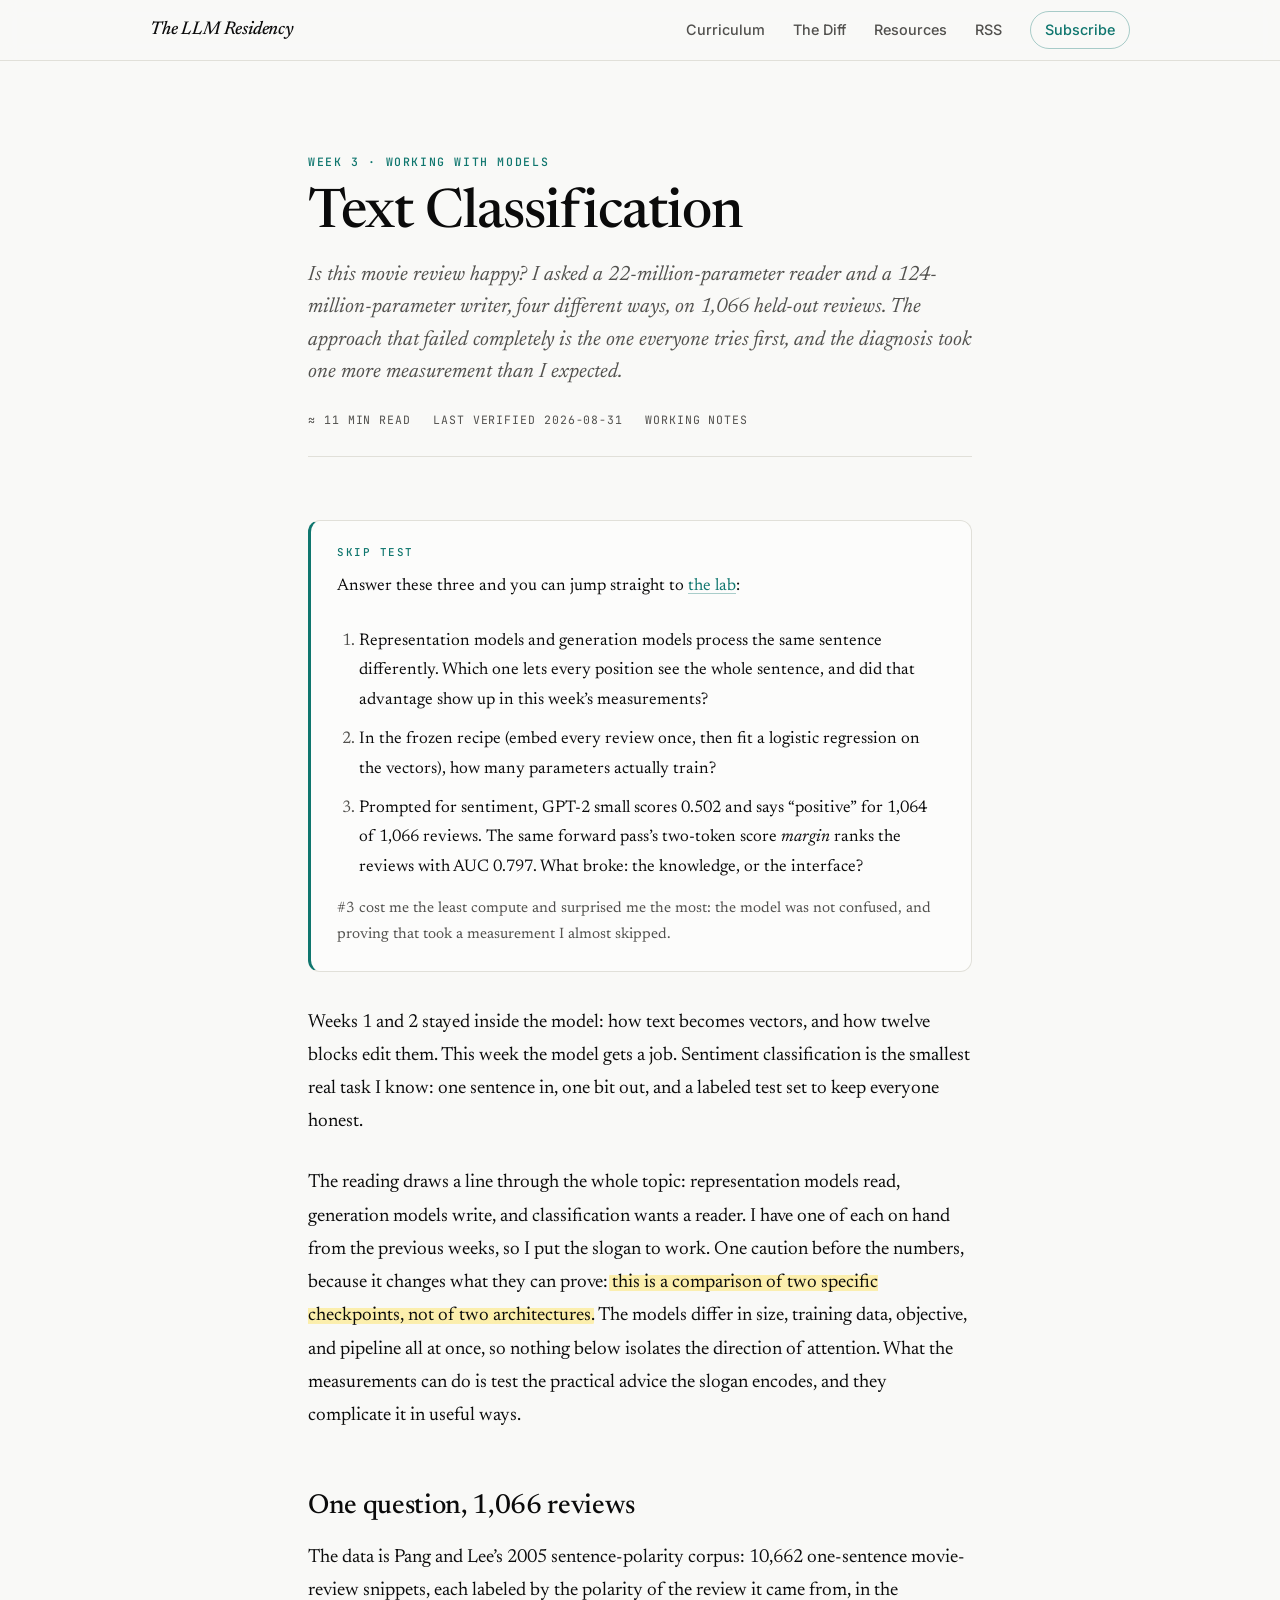
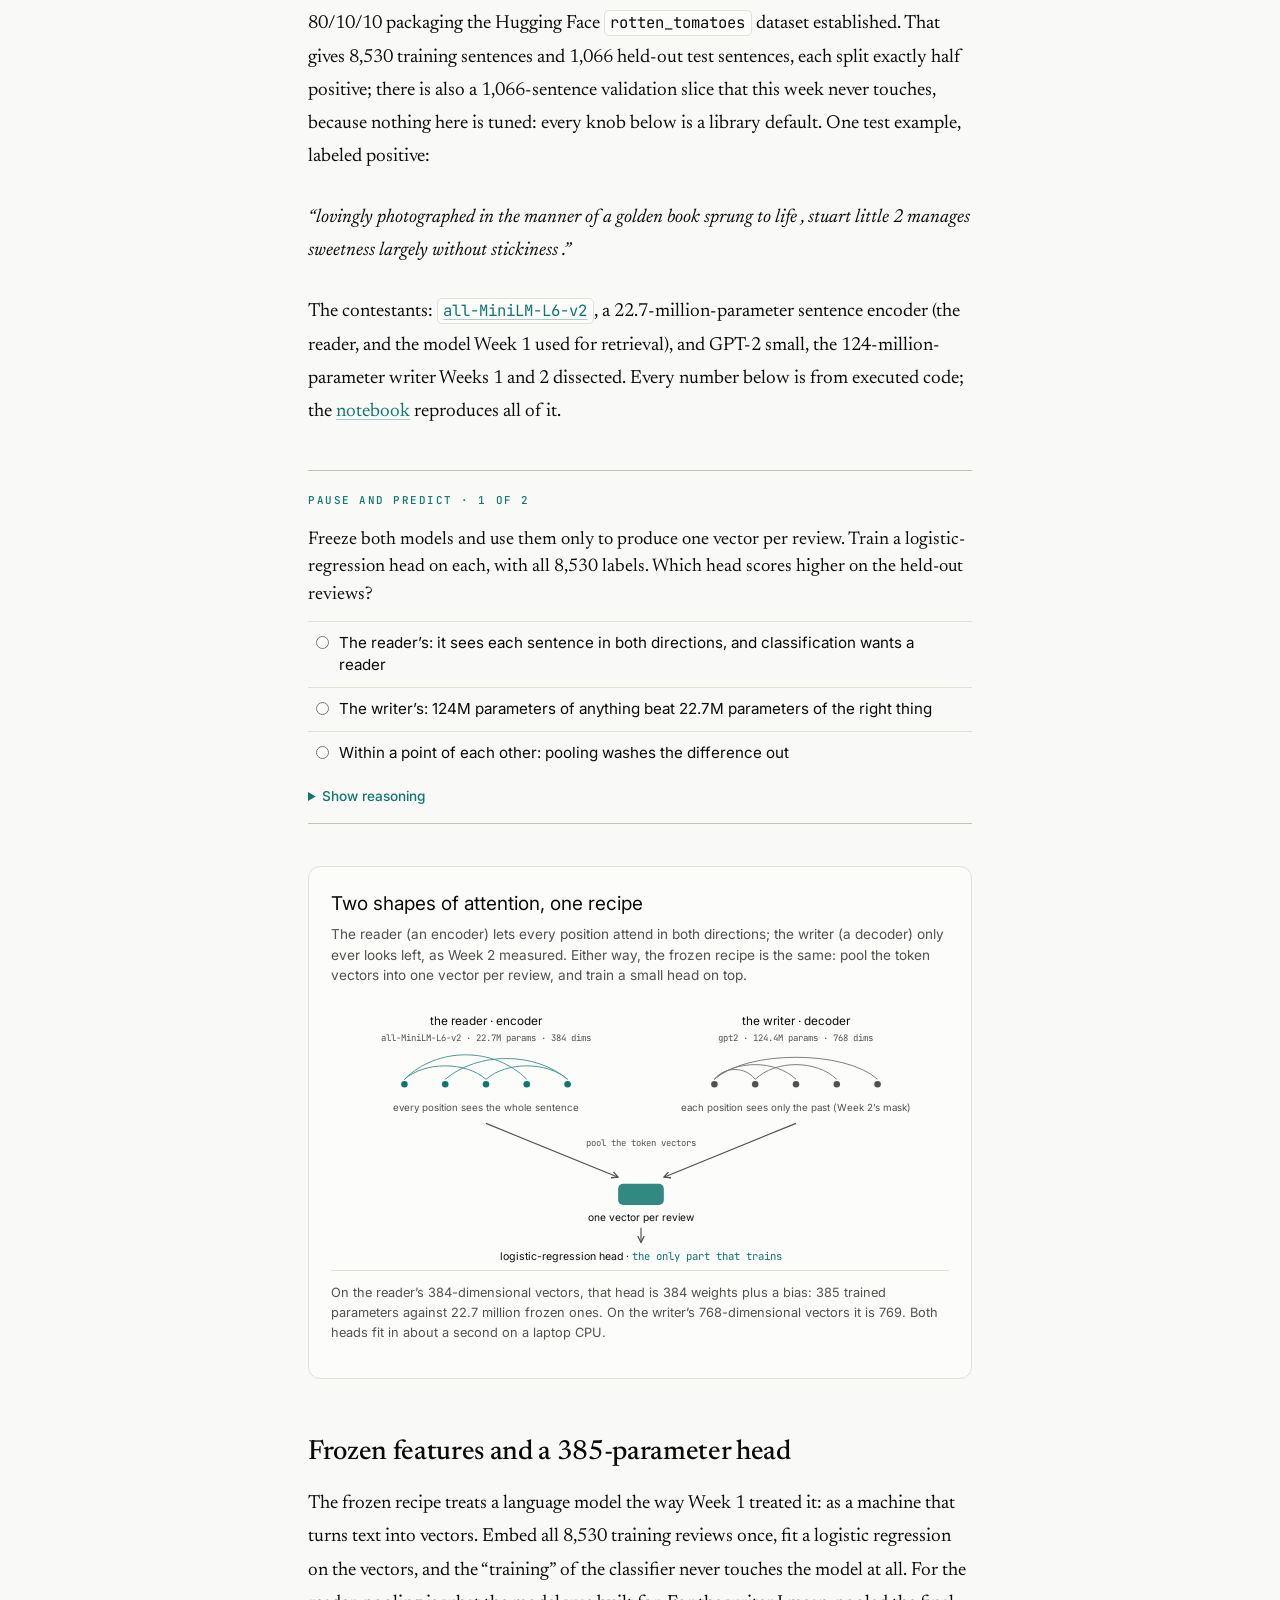
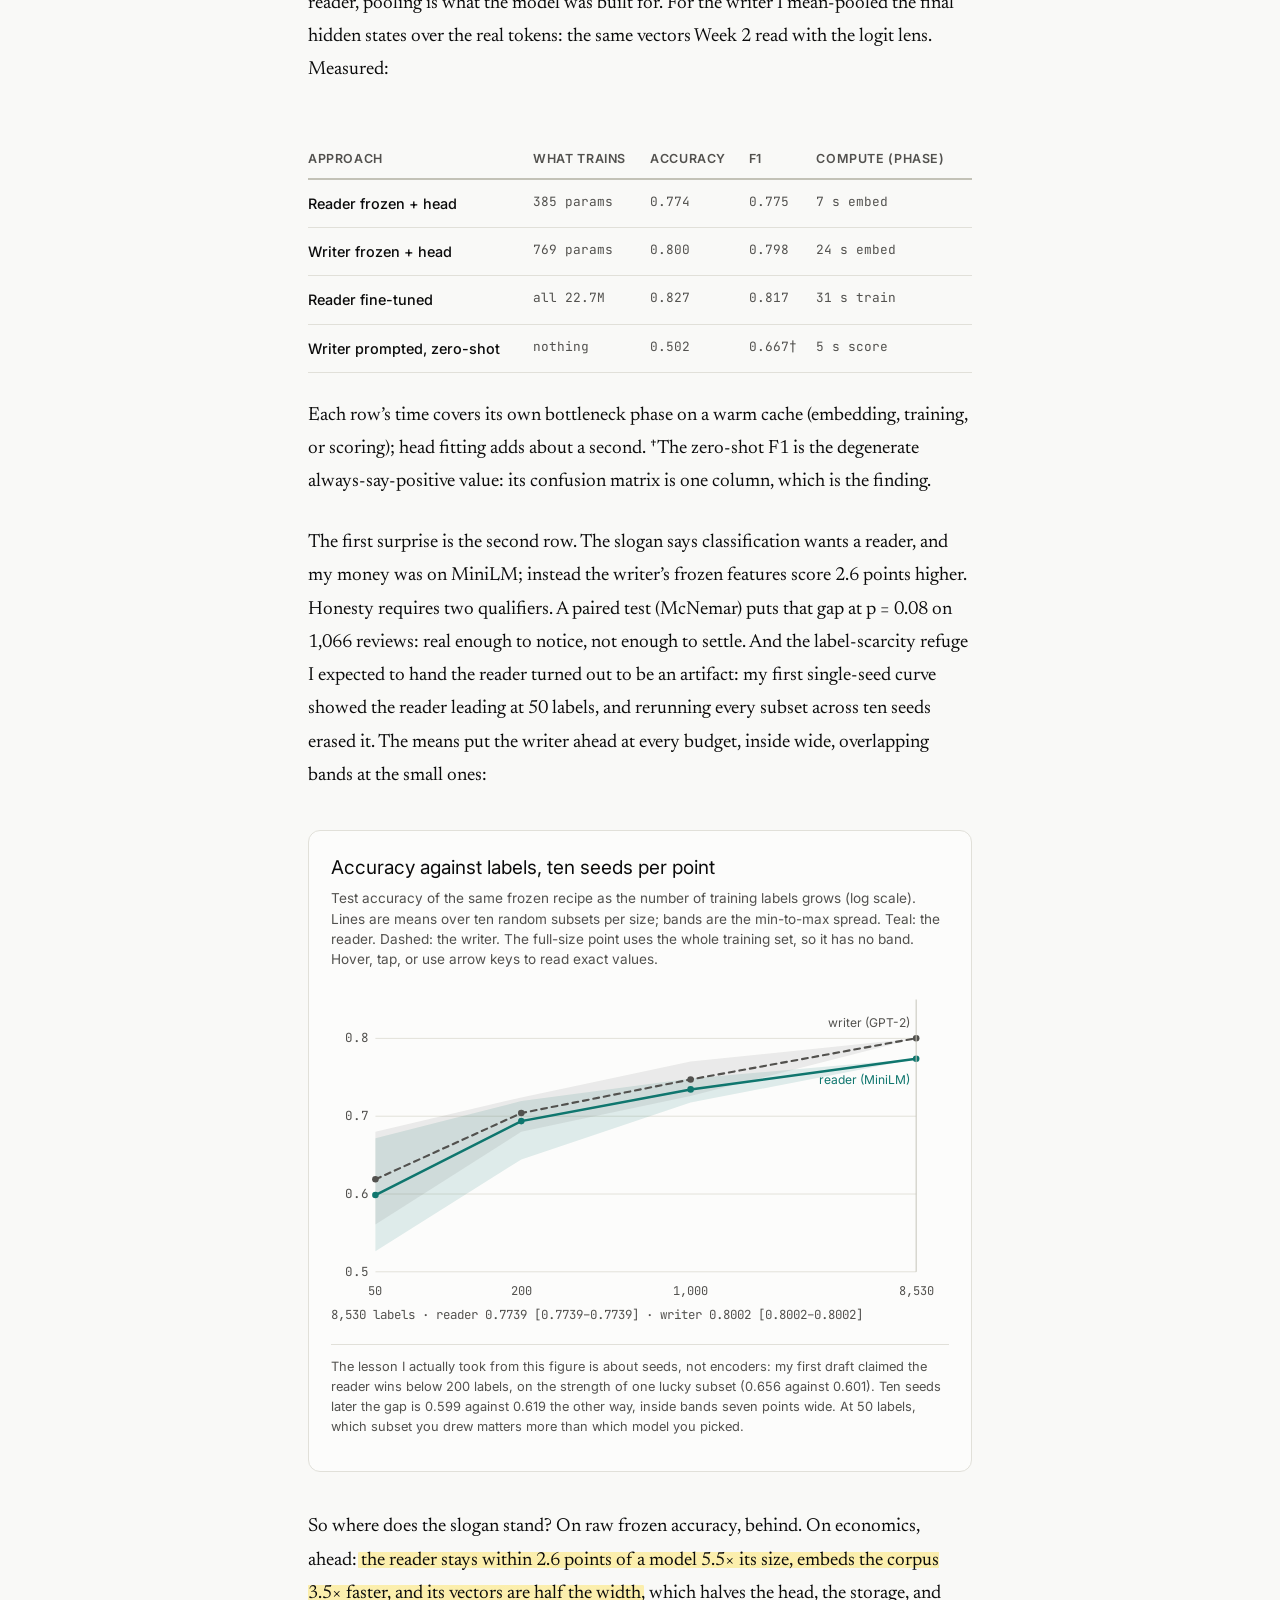
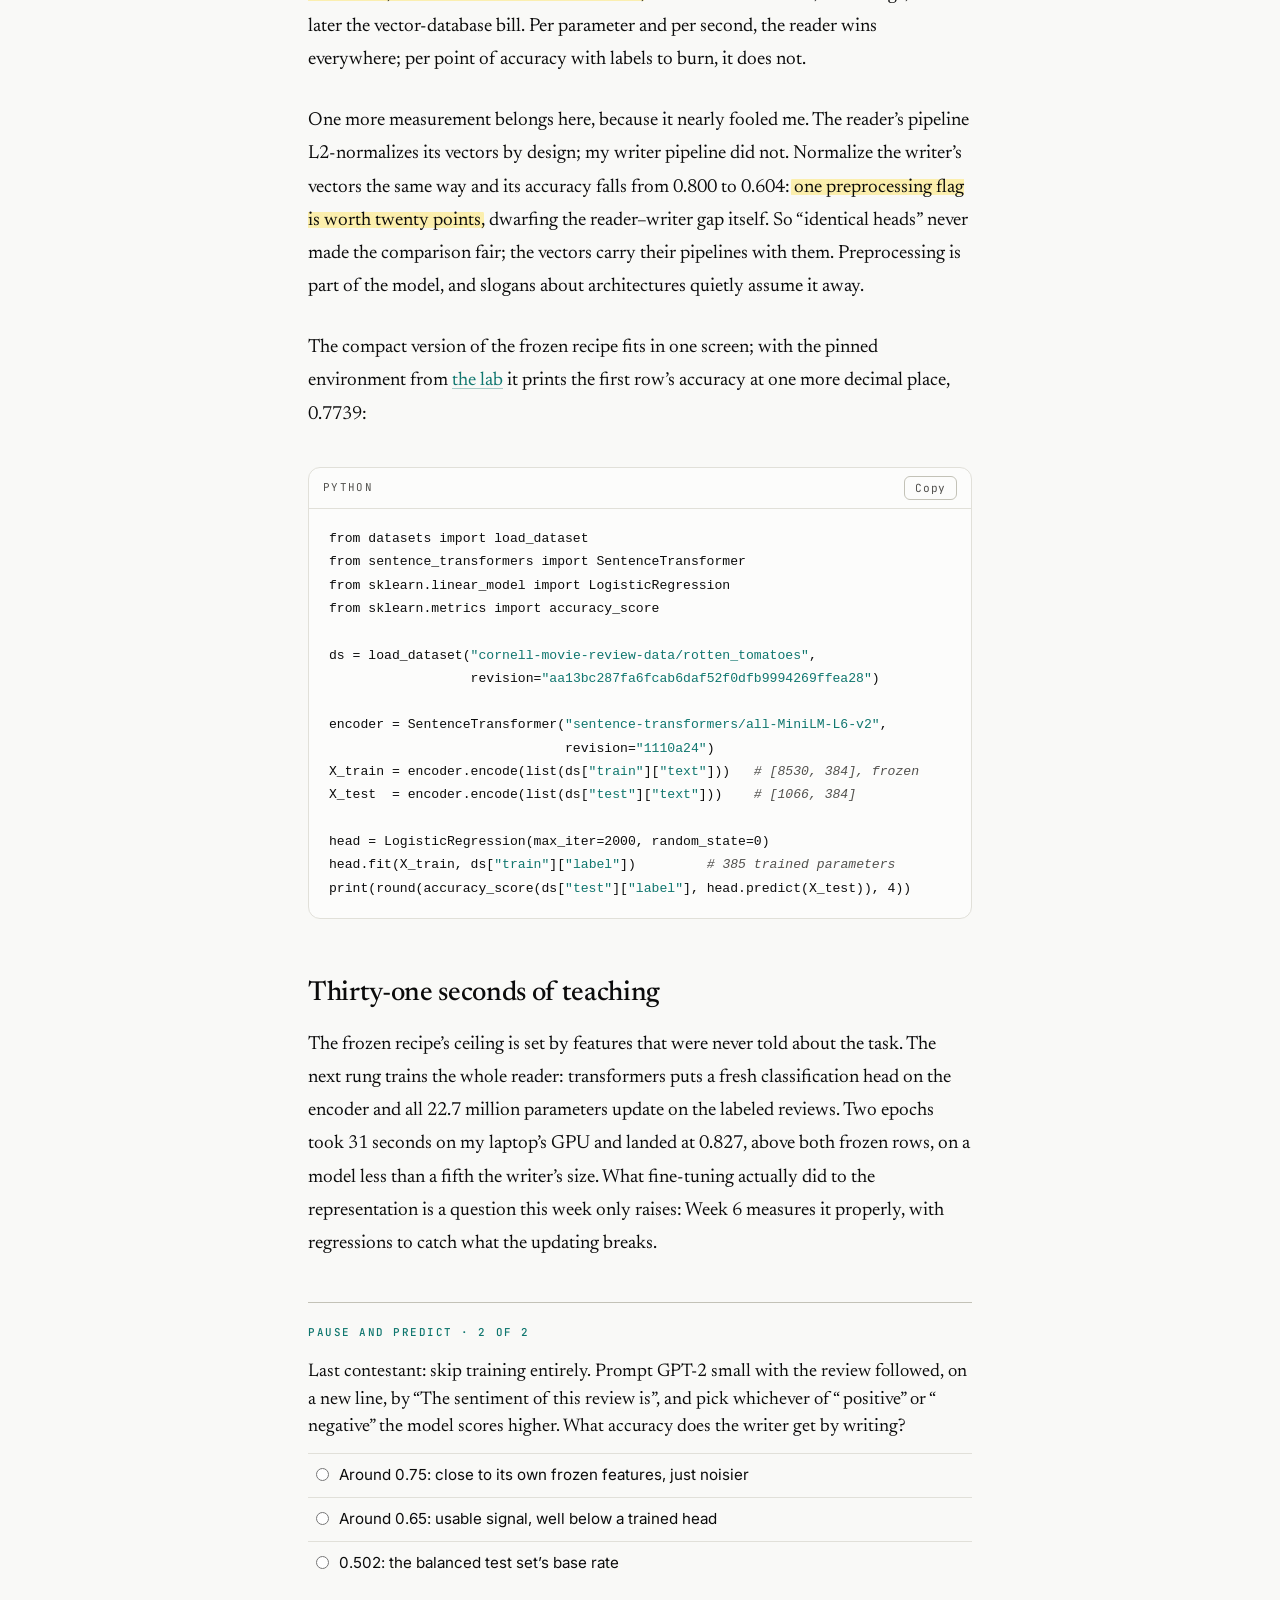
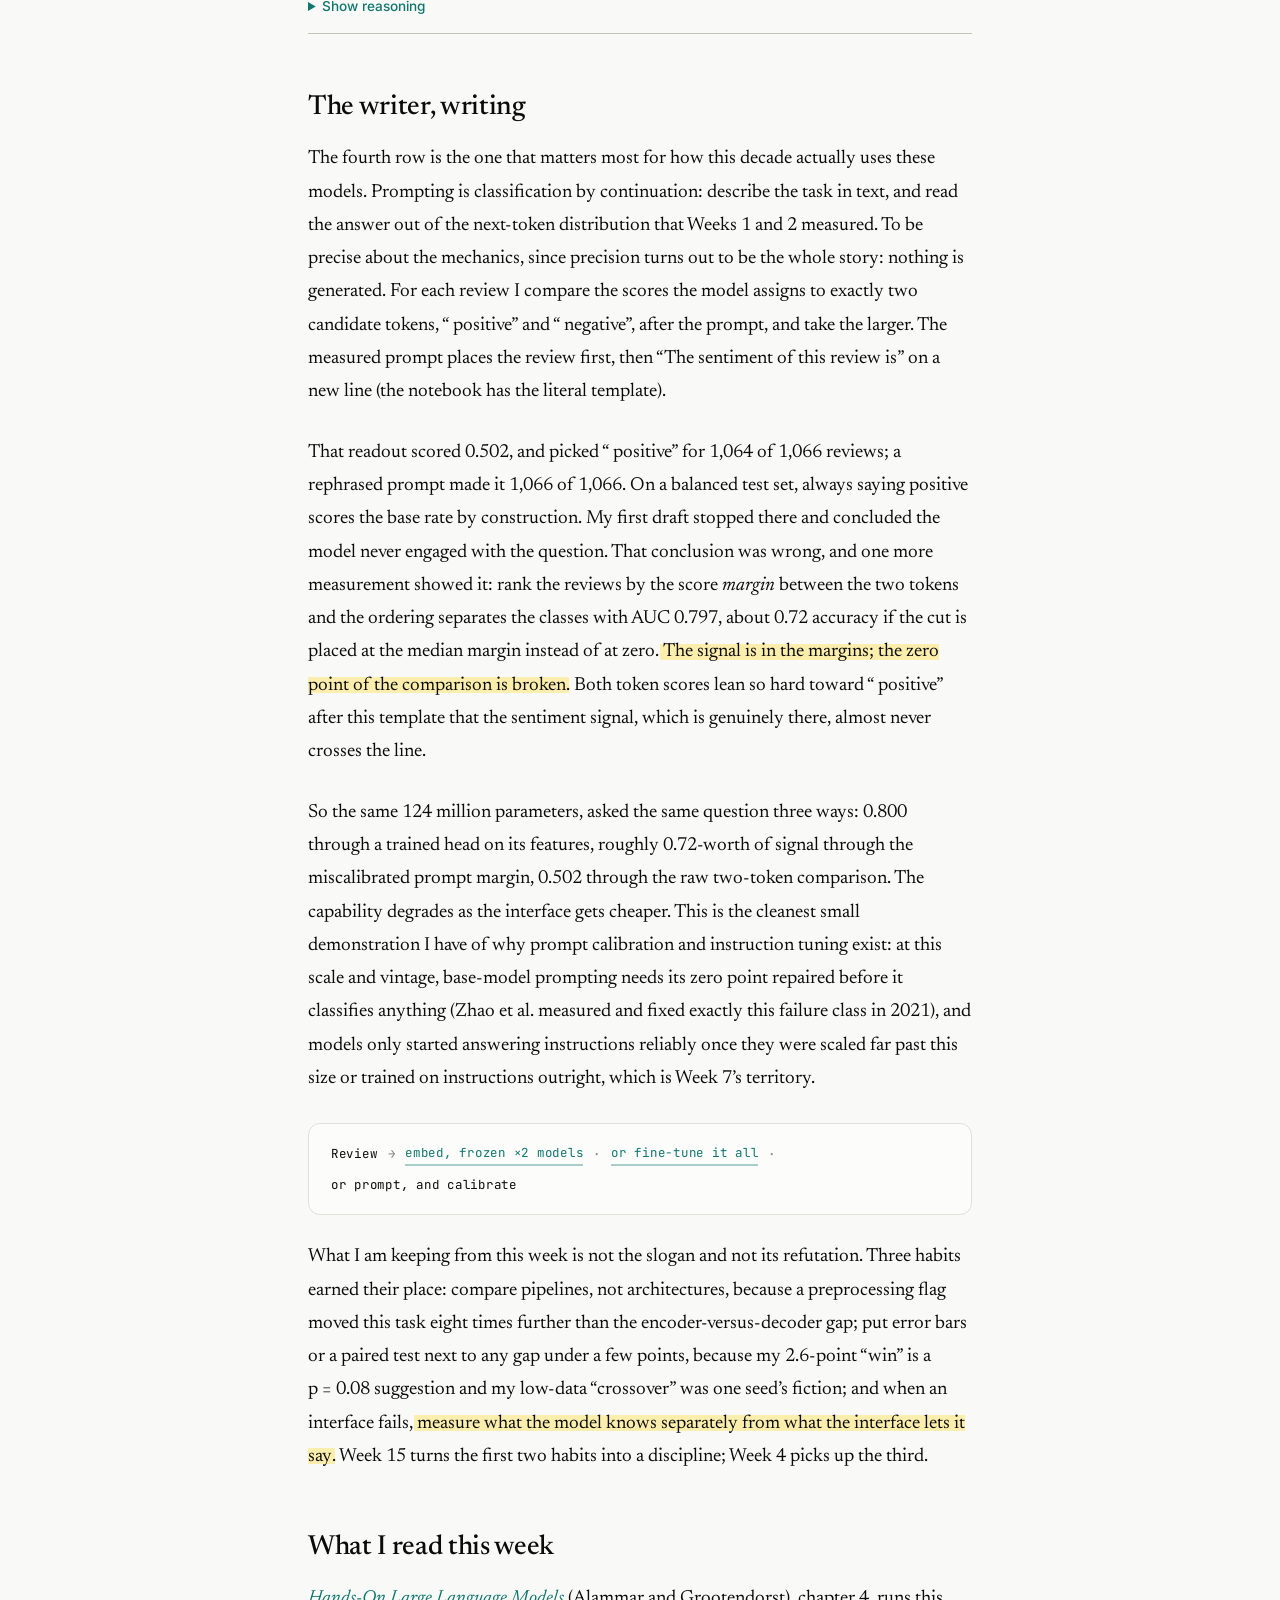
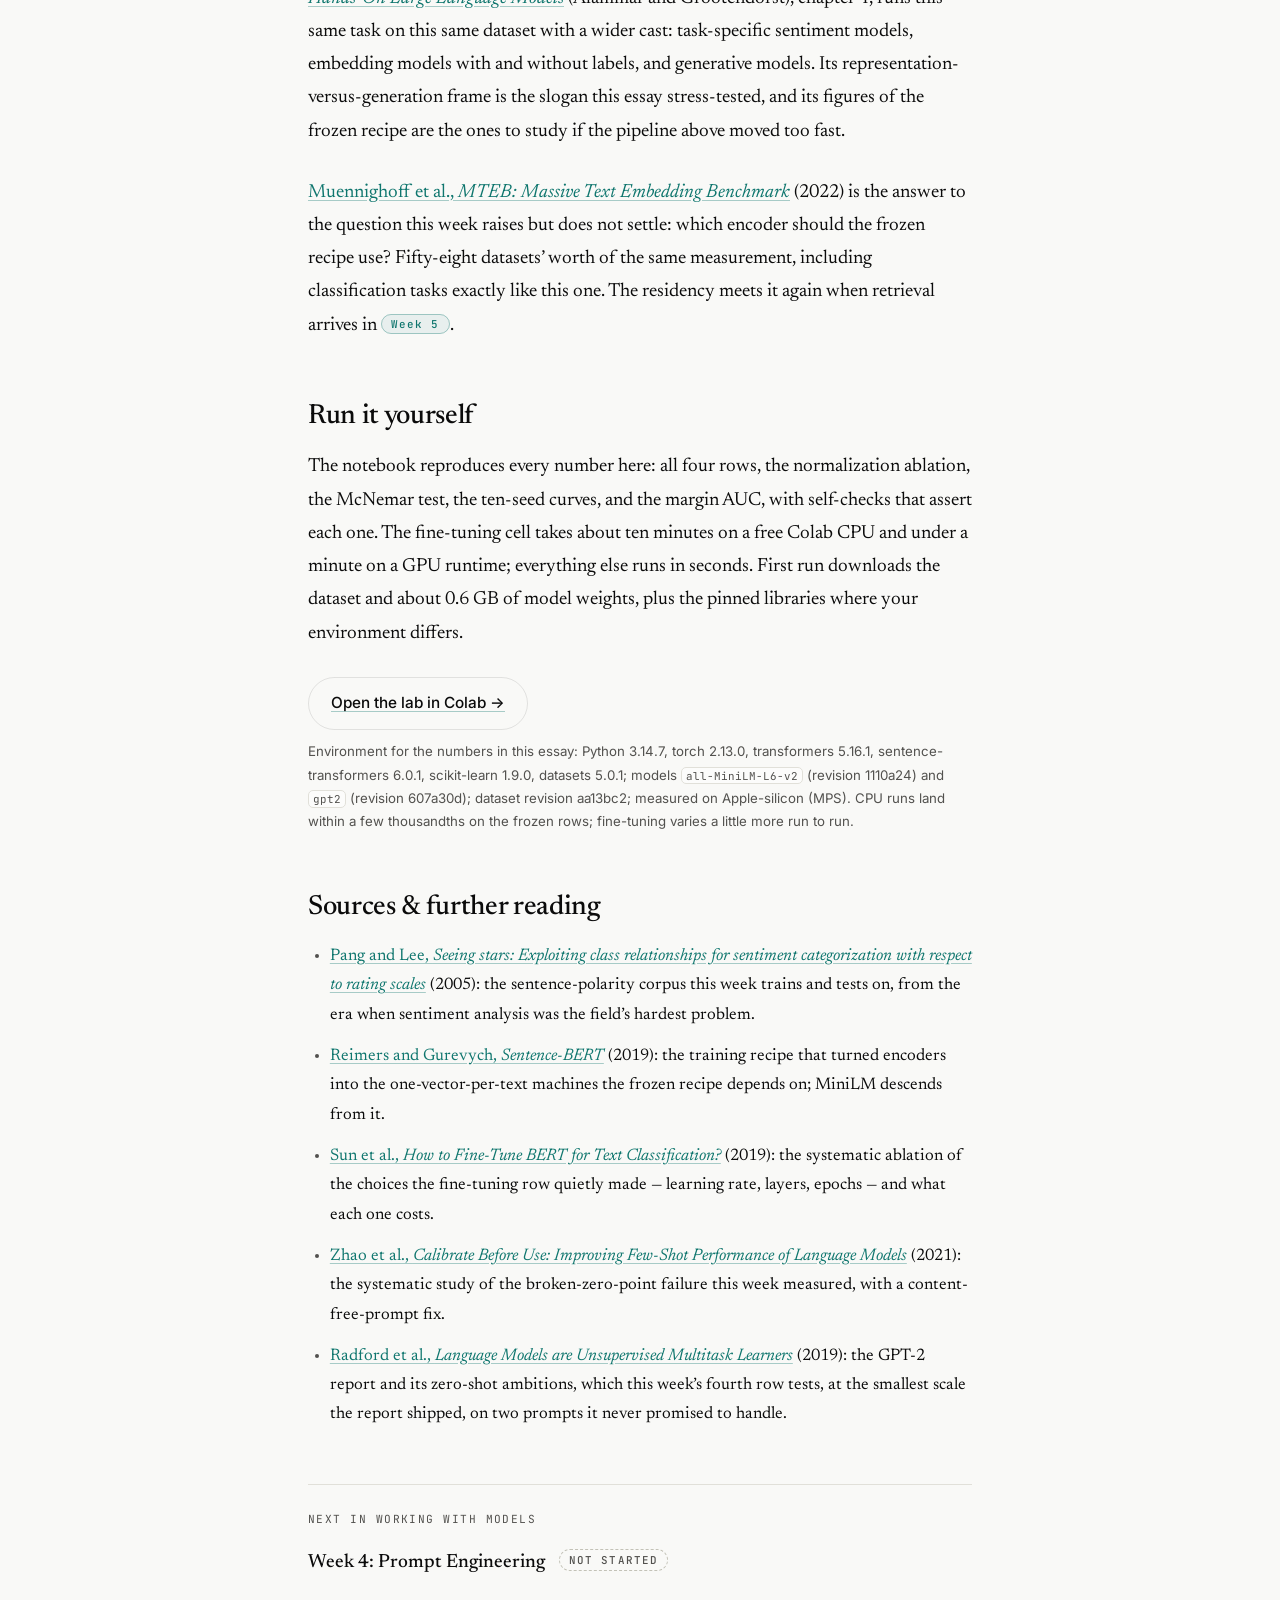
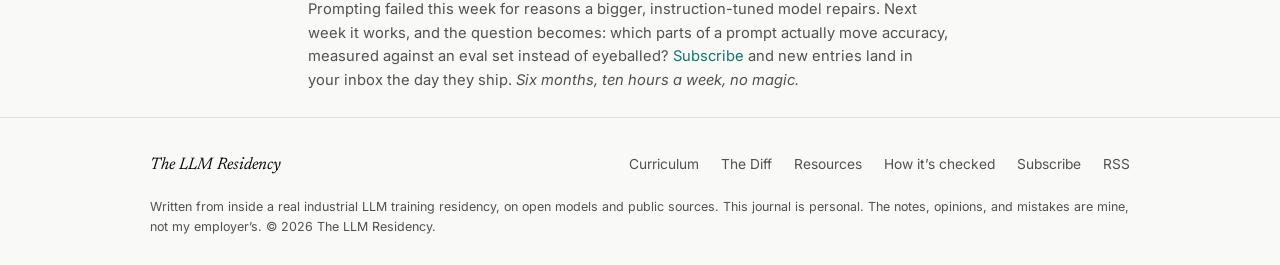
<file: week03.html>
<!DOCTYPE html>
<html lang="en">
<head>
<meta charset="utf-8">
<meta name="viewport" content="width=device-width, initial-scale=1">
<title>Text Classification · The LLM Residency, Week 3</title>
<meta name="description" content="Is this movie review happy? A reader, a writer, four ways of asking, and 1,066 held-out reviews. The approach that fails completely is the one everyone tries first.">
<meta property="og:title" content="Text Classification · The LLM Residency">
<meta property="og:description" content="A 22M-parameter reader, a 124M-parameter writer, and four ways of asking whether a review is happy, measured: frozen features twice, fine-tuning, and one prompt that collapses.">
<meta property="og:type" content="article">
<meta name="theme-color" media="(prefers-color-scheme: light)" content="#f9f9f7">
<meta name="theme-color" media="(prefers-color-scheme: dark)" content="#0d0d0d">
<link rel="icon" href="data:image/svg+xml,%3Csvg xmlns='http://www.w3.org/2000/svg' viewBox='0 0 32 32'%3E%3Crect width='32' height='32' rx='7' fill='%230f766e'/%3E%3Ccircle cx='16' cy='16' r='5.5' fill='%23f9f9f7'/%3E%3C/svg%3E">
<link rel="alternate" type="application/atom+xml" title="The LLM Residency" href="feed.xml">
<link rel="preconnect" href="https://fonts.googleapis.com">
<link rel="preconnect" href="https://fonts.gstatic.com" crossorigin>
<link href="https://fonts.googleapis.com/css2?family=Newsreader:ital,opsz,wght@0,6..72,400..700;1,6..72,400..700&family=Inter:wght@400;500;600&family=JetBrains+Mono:wght@400;500&display=swap" rel="stylesheet">
<link rel="stylesheet" href="styles.css?v=6">
<style>
  /* Week 3 figures: reader/writer diagram + labels-vs-accuracy chart */
  .rw-scroll { overflow-x: auto; }
  .rw-scroll svg { min-width: 620px; display: block; width: 100%; height: auto; }
  .lyr-read { font-family: var(--mono); font-size: 0.78rem; color: var(--ink-2); margin: 8px 0 0; min-height: 1.4em; }
  #crv-chart svg { display: block; width: 100%; height: auto; touch-action: pan-y; }
  #crv-chart svg:focus-visible { outline: 2px solid var(--accent); outline-offset: 2px; }
  /* Highlighted phrases: one per act of the argument, each sweeps once on first view. */
  :root { --hl: rgba(255, 224, 70, 0.42); }
  @media (prefers-color-scheme: dark) {
    :root { --hl: rgba(255, 214, 90, 0.16); }
  }
  mark.hl {
    background: linear-gradient(var(--hl), var(--hl)) no-repeat left center;
    background-size: 100% 84%;
    color: inherit;
    padding: 0 3px;
    margin: 0 -3px;
    border-radius: 3px;
  }
  mark.hl.hl-anim { background-size: 0% 84%; }
  mark.hl.hl-anim.hl-on {
    background-size: 100% 84%;
    transition: background-size 750ms cubic-bezier(0.3, 0, 0.3, 1) 150ms;
  }
</style>
</head>
<body>
<a class="skip-link" href="#main">Skip to content</a>

<header class="site-header">
  <div class="container">
    <a class="wordmark" href="index.html">The LLM Residency</a>
    <nav class="site-nav" aria-label="Site">
      <a href="index.html#curriculum">Curriculum</a>
      <a href="diff.html" class="nav-hide-m">The Diff</a>
      <a href="resources.html" class="nav-hide-m">Resources</a>
      <a href="feed.xml" class="nav-hide-m">RSS</a>
      <a href="index.html#subscribe" class="nav-cta">Subscribe</a>
    </nav>
  </div>
</header>

<main id="main">
  <div class="container">

    <header class="article-header">
      <p class="kicker">Week 3 · Working with models</p>
      <h1>Text Classification</h1>
      <p class="dek">Is this movie review happy? I asked a 22-million-parameter reader and a
      124-million-parameter writer, four different ways, on 1,066 held-out reviews. The approach that
      failed completely is the one everyone tries first, and the diagnosis took one more measurement
      than I expected.</p>
      <div class="article-meta">
        <span>≈ 11 min read</span>
        <span>Last verified 2026-08-31</span>
        <span>Working notes</span>
        <span id="ppq-meta" hidden></span>
      </div>
    </header>

    <article class="prose">

      <aside class="callout" aria-label="Skip test">
        <span class="callout-label">Skip test</span>
        <p>Answer these three and you can jump straight to <a href="#lab">the lab</a>:</p>
        <ol>
          <li>Representation models and generation models process the same sentence differently.
          Which one lets every position see the whole sentence, and did that advantage show up in
          this week’s measurements?</li>
          <li>In the frozen recipe (embed every review once, then fit a logistic regression on the
          vectors), how many parameters actually train?</li>
          <li>Prompted for sentiment, GPT-2 small scores 0.502 and says “positive” for 1,064 of
          1,066 reviews. The same forward pass’s two-token score <em>margin</em> ranks the reviews
          with AUC 0.797. What broke: the knowledge, or the interface?</li>
        </ol>
        <p class="fine">#3 cost me the least compute and surprised me the most: the model was not
        confused, and proving that took a measurement I almost skipped.</p>
      </aside>

      <p>Weeks 1 and 2 stayed inside the model: how text becomes vectors, and how twelve blocks edit
      them. This week the model gets a job. Sentiment classification is the smallest real task I
      know: one sentence in, one bit out, and a labeled test set to keep everyone honest.</p>

      <p>The reading draws a line through the whole topic: representation models read, generation
      models write, and classification wants a reader. I have one of each on hand from the previous
      weeks, so I put the slogan to work. One caution before the numbers, because it changes what
      they can prove: <mark class="hl">this is a comparison of two specific checkpoints, not of two
      architectures</mark>. The models differ in size, training data, objective, and pipeline all at
      once, so nothing below isolates the direction of attention. What the measurements can do is
      test the practical advice the slogan encodes, and they complicate it in useful ways.</p>

      <h2 id="task">One question, 1,066 reviews</h2>

      <p>The data is Pang and Lee’s 2005 sentence-polarity corpus: 10,662 one-sentence movie-review
      snippets, each labeled by the polarity of the review it came from, in the 80/10/10 packaging
      the Hugging Face <code>rotten_tomatoes</code> dataset established. That gives 8,530 training
      sentences and 1,066 held-out test sentences, each split exactly half positive; there is also a
      1,066-sentence validation slice that this week never touches, because nothing here is tuned:
      every knob below is a library default. One test example, labeled positive:</p>

      <p><em>“lovingly photographed in the manner of a golden book sprung to life , stuart little 2
      manages sweetness largely without stickiness .”</em></p>

      <p>The contestants: <a href="https://huggingface.co/sentence-transformers/all-MiniLM-L6-v2"><code>all-MiniLM-L6-v2</code></a>,
      a 22.7-million-parameter sentence encoder (the reader, and the model Week 1 used for
      retrieval), and GPT-2 small, the 124-million-parameter writer Weeks 1 and 2 dissected. Every
      number below is from executed code; the <a href="#lab">notebook</a> reproduces all of it.</p>

      <section class="ppq" data-q="1" data-answer="writer">
        <p class="ppq-kicker">Pause and predict · 1 of 2</p>
        <fieldset class="ppq-f">
          <legend>Freeze both models and use them only to produce one vector per review. Train a
          logistic-regression head on each, with all 8,530 labels. Which head scores higher on the
          held-out reviews?</legend>
          <div class="ppq-opts">
            <label class="ppq-opt"><input type="radio" name="ppq1" value="reader"><span>The reader’s: it sees each sentence in both directions, and classification wants a reader</span></label>
            <label class="ppq-opt"><input type="radio" name="ppq1" value="writer"><span>The writer’s: 124M parameters of anything beat 22.7M parameters of the right thing</span></label>
            <label class="ppq-opt"><input type="radio" name="ppq1" value="tie"><span>Within a point of each other: pooling washes the difference out</span></label>
          </div>
        </fieldset>
        <p class="ppq-fb"></p>
        <details class="ppq-reason">
          <summary>Show reasoning</summary>
          <p>Measured: the writer’s frozen features score 0.800 against the reader’s 0.774. Two
          honesty notes before crowning anyone. A paired McNemar test puts that 2.6-point gap at
          p&nbsp;=&nbsp;0.08 (the two heads disagree on 238 reviews, 133 of them the writer’s way):
          suggestive, not settled, on 1,066 examples. And the comparison is between pipelines, not
          architectures; the preprocessing section below shows one pipeline flag moving the writer
          by 20 points. The reader’s real case is economics: within 2.6 points at 5.5× fewer
          parameters, embedding the corpus in 7 seconds against 24.</p>
        </details>
      </section>

      <figure class="ntp" aria-label="Reader and writer architectures, drawn as a diagram">
        <figcaption class="ntp-head">
          <span class="callout-label">Two shapes of attention, one recipe</span>
          <span class="ntp-sub">The reader (an encoder) lets every position attend in both
          directions; the writer (a decoder) only ever looks left, as Week 2 measured. Either way,
          the frozen recipe is the same: pool the token vectors into one vector per review, and train
          a small head on top.</span>
        </figcaption>
        <div class="rw-scroll">
        <svg viewBox="0 0 760 330" role="img" aria-label="Diagram: an encoder with attention arcs in both directions and a decoder with arcs only to the left; both pool their token vectors into a single vector, which feeds a small trained classifier head.">
          <defs>
            <marker id="rw-arr" viewBox="0 0 10 10" refX="8" refY="5" markerWidth="7" markerHeight="7" orient="auto-start-reverse">
              <path d="M 0 1 L 8 5 L 0 9" fill="none" stroke="var(--ink-2)" stroke-width="1.6" stroke-linecap="round" stroke-linejoin="round"/>
            </marker>
          </defs>

          <!-- reader -->
          <text x="190" y="30" text-anchor="middle" font-family="var(--sans)" font-size="14.5" fill="var(--ink)">the reader · encoder</text>
          <text x="190" y="49" text-anchor="middle" font-family="var(--mono)" font-size="11" fill="var(--ink-2)">all-MiniLM-L6-v2 · 22.7M params · 384 dims</text>
          <g fill="var(--accent)">
            <circle cx="90" cy="102" r="4"/><circle cx="140" cy="102" r="4"/><circle cx="190" cy="102" r="4"/><circle cx="240" cy="102" r="4"/><circle cx="290" cy="102" r="4"/>
          </g>
          <g fill="none" stroke="var(--accent)" stroke-width="1.2" opacity="0.75">
            <path d="M 90 96 C 115 74 165 74 190 96"/>
            <path d="M 190 96 C 215 74 265 74 290 96"/>
            <path d="M 140 96 C 180 62 250 62 290 96"/>
            <path d="M 90 96 C 130 56 200 56 240 96"/>
          </g>
          <text x="190" y="135" text-anchor="middle" font-family="var(--sans)" font-size="12" fill="var(--ink-2)">every position sees the whole sentence</text>

          <!-- writer -->
          <text x="570" y="30" text-anchor="middle" font-family="var(--sans)" font-size="14.5" fill="var(--ink)">the writer · decoder</text>
          <text x="570" y="49" text-anchor="middle" font-family="var(--mono)" font-size="11" fill="var(--ink-2)">gpt2 · 124.4M params · 768 dims</text>
          <g fill="var(--ink-2)">
            <circle cx="470" cy="102" r="4"/><circle cx="520" cy="102" r="4"/><circle cx="570" cy="102" r="4"/><circle cx="620" cy="102" r="4"/><circle cx="670" cy="102" r="4"/>
          </g>
          <g fill="none" stroke="var(--ink-2)" stroke-width="1.2" opacity="0.75">
            <path d="M 520 96 C 508 80 482 80 470 96"/>
            <path d="M 570 96 C 545 72 495 72 470 96"/>
            <path d="M 620 96 C 595 72 545 72 520 96"/>
            <path d="M 670 96 C 630 60 510 60 470 96"/>
          </g>
          <text x="570" y="135" text-anchor="middle" font-family="var(--sans)" font-size="12" fill="var(--ink-2)">each position sees only the past (Week 2’s mask)</text>

          <!-- pooling + head -->
          <line x1="190" y1="150" x2="352" y2="216" stroke="var(--ink-2)" stroke-width="1.4" marker-end="url(#rw-arr)"/>
          <line x1="570" y1="150" x2="408" y2="216" stroke="var(--ink-2)" stroke-width="1.4" marker-end="url(#rw-arr)"/>
          <text x="380" y="178" text-anchor="middle" font-family="var(--mono)" font-size="11" fill="var(--ink-2)">pool the token vectors</text>
          <rect x="352" y="224" width="56" height="26" rx="6" fill="var(--accent)" opacity="0.85"/>
          <text x="380" y="270" text-anchor="middle" font-family="var(--sans)" font-size="12.5" fill="var(--ink)">one vector per review</text>
          <line x1="380" y1="278" x2="380" y2="296" stroke="var(--ink-2)" stroke-width="1.4" marker-end="url(#rw-arr)"/>
          <text x="380" y="318" text-anchor="middle" font-family="var(--sans)" font-size="13" fill="var(--ink)">logistic-regression head · <tspan font-family="var(--mono)" fill="var(--accent)">the only part that trains</tspan></text>
        </svg>
        </div>
        <p class="ntp-note">On the reader’s 384-dimensional vectors, that head is 384 weights plus a
        bias: 385 trained parameters against 22.7 million frozen ones. On the writer’s
        768-dimensional vectors it is 769. Both heads fit in about a second on a laptop CPU.</p>
      </figure>

      <h2 id="frozen">Frozen features and a 385-parameter head</h2>

      <p>The frozen recipe treats a language model the way Week 1 treated it: as a machine that
      turns text into vectors. Embed all 8,530 training reviews once, fit a logistic regression on
      the vectors, and the “training” of the classifier never touches the model at all. For the
      reader, pooling is what the model was built for. For the writer I mean-pooled the final hidden
      states over the real tokens: the same vectors Week 2 read with the logit lens. Measured:</p>

      <div class="table-scroll">
      <table>
        <thead>
          <tr><th scope="col">Approach</th><th scope="col">What trains</th><th scope="col">Accuracy</th><th scope="col">F1</th><th scope="col">Compute (phase)</th></tr>
        </thead>
        <tbody>
          <tr><td>Reader frozen + head</td><td class="wkcol">385 params</td><td class="wkcol">0.774</td><td class="wkcol">0.775</td><td class="wkcol">7 s embed</td></tr>
          <tr><td>Writer frozen + head</td><td class="wkcol">769 params</td><td class="wkcol">0.800</td><td class="wkcol">0.798</td><td class="wkcol">24 s embed</td></tr>
          <tr><td>Reader fine-tuned</td><td class="wkcol">all 22.7M</td><td class="wkcol">0.827</td><td class="wkcol">0.817</td><td class="wkcol">31 s train</td></tr>
          <tr><td>Writer prompted, zero-shot</td><td class="wkcol">nothing</td><td class="wkcol">0.502</td><td class="wkcol">0.667†</td><td class="wkcol">5 s score</td></tr>
        </tbody>
      </table>
      </div>

      <p class="fine">Each row’s time covers its own bottleneck phase on a warm cache (embedding,
      training, or scoring); head fitting adds about a second. †The zero-shot F1 is the degenerate
      always-say-positive value: its confusion matrix is one column, which is the finding.</p>

      <p>The first surprise is the second row. The slogan says classification wants a reader, and my
      money was on MiniLM; instead the writer’s frozen features score 2.6 points higher. Honesty
      requires two qualifiers. A paired test (McNemar) puts that gap at p&nbsp;=&nbsp;0.08 on 1,066
      reviews: real enough to notice, not enough to settle. And the label-scarcity refuge I expected
      to hand the reader turned out to be an artifact: my first single-seed curve showed the reader
      leading at 50 labels, and rerunning every subset across ten seeds erased it. The means put the
      writer ahead at every budget, inside wide, overlapping bands at the small ones:</p>

      <figure class="ntp" id="crv">
        <figcaption class="ntp-head">
          <span class="callout-label">Accuracy against labels, ten seeds per point</span>
          <span class="ntp-sub">Test accuracy of the same frozen recipe as the number of training
          labels grows (log scale). Lines are means over ten random subsets per size; bands are the
          min-to-max spread. Teal: the reader. Dashed: the writer. The full-size point uses the whole
          training set, so it has no band. Hover, tap, or use arrow keys to read exact values.</span>
        </figcaption>
        <div id="crv-chart"></div>
        <p class="lyr-read" id="crv-read" aria-live="polite"></p>
        <p class="ntp-note">The lesson I actually took from this figure is about seeds, not
        encoders: my first draft claimed the reader wins below 200 labels, on the strength of one
        lucky subset (0.656 against 0.601). Ten seeds later the gap is 0.599 against 0.619 the other
        way, inside bands seven points wide. At 50 labels, which subset you drew matters more than
        which model you picked.</p>
        <noscript><p class="ntp-sub">This chart needs JavaScript. Measured means (reader / writer):
        0.5987 / 0.6189 at 50 labels, 0.6937 / 0.7041 at 200, 0.7345 / 0.7472 at 1,000, and
        0.7739 / 0.8002 at 8,530.</p></noscript>
      </figure>

      <p>So where does the slogan stand? On raw frozen accuracy, behind. On economics, ahead:
      <mark class="hl">the reader stays within 2.6 points of a model 5.5× its size, embeds the corpus
      3.5× faster, and its vectors are half the width</mark>, which halves the head, the storage,
      and later the vector-database bill. Per parameter and per second, the reader wins everywhere;
      per point of accuracy with labels to burn, it does not.</p>

      <p>One more measurement belongs here, because it nearly fooled me. The reader’s pipeline
      L2-normalizes its vectors by design; my writer pipeline did not. Normalize the writer’s
      vectors the same way and its accuracy falls from 0.800 to 0.604: <mark class="hl">one
      preprocessing flag is worth twenty points</mark>, dwarfing the reader–writer gap itself. So
      “identical heads” never made the comparison fair; the vectors carry their pipelines with them.
      Preprocessing is part of the model, and slogans about architectures quietly assume it away.</p>

      <p>The compact version of the frozen recipe fits in one screen; with the pinned environment
      from <a href="#lab">the lab</a> it prints the first row’s accuracy at one more decimal place,
      0.7739:</p>

      <div class="codeblock">
        <div class="codebar">
          <span class="lang">Python</span>
          <button class="copy-btn" type="button" data-copy>Copy</button>
        </div>
<pre><code>from datasets import load_dataset
from sentence_transformers import SentenceTransformer
from sklearn.linear_model import LogisticRegression
from sklearn.metrics import accuracy_score

ds = load_dataset(<span class="s">"cornell-movie-review-data/rotten_tomatoes"</span>,
                  revision=<span class="s">"aa13bc287fa6fcab6daf52f0dfb9994269ffea28"</span>)

encoder = SentenceTransformer(<span class="s">"sentence-transformers/all-MiniLM-L6-v2"</span>,
                              revision=<span class="s">"1110a24"</span>)
X_train = encoder.encode(list(ds[<span class="s">"train"</span>][<span class="s">"text"</span>]))   <span class="c"># [8530, 384], frozen</span>
X_test  = encoder.encode(list(ds[<span class="s">"test"</span>][<span class="s">"text"</span>]))    <span class="c"># [1066, 384]</span>

head = LogisticRegression(max_iter=2000, random_state=0)
head.fit(X_train, ds[<span class="s">"train"</span>][<span class="s">"label"</span>])         <span class="c"># 385 trained parameters</span>
print(round(accuracy_score(ds[<span class="s">"test"</span>][<span class="s">"label"</span>], head.predict(X_test)), 4))</code></pre>
      </div>

      <h2 id="tuned">Thirty-one seconds of teaching</h2>

      <p>The frozen recipe’s ceiling is set by features that were never told about the task. The
      next rung trains the whole reader: transformers puts a fresh classification head on the
      encoder and all 22.7 million parameters update on the labeled reviews. Two epochs took 31
      seconds on my laptop’s GPU and landed at 0.827, above both frozen rows, on a model less than a
      fifth the writer’s size. What fine-tuning actually did to the representation is a question
      this week only raises: Week 6 measures it properly, with regressions to catch what the
      updating breaks.</p>

      <section class="ppq" data-q="2" data-answer="coin">
        <p class="ppq-kicker">Pause and predict · 2 of 2</p>
        <fieldset class="ppq-f">
          <legend>Last contestant: skip training entirely. Prompt GPT-2 small with the review
          followed, on a new line, by “The sentiment of this review is”, and pick whichever of
          “ positive” or “ negative” the model scores higher. What accuracy does the writer get by
          writing?</legend>
          <div class="ppq-opts">
            <label class="ppq-opt"><input type="radio" name="ppq2" value="near"><span>Around 0.75: close to its own frozen features, just noisier</span></label>
            <label class="ppq-opt"><input type="radio" name="ppq2" value="mid"><span>Around 0.65: usable signal, well below a trained head</span></label>
            <label class="ppq-opt"><input type="radio" name="ppq2" value="coin"><span>0.502: the balanced test set’s base rate</span></label>
          </div>
        </fieldset>
        <p class="ppq-fb"></p>
        <details class="ppq-reason">
          <summary>Show reasoning</summary>
          <p>0.502, and the shape of the failure is the lesson. The two-token readout picked
          “ positive” for 1,064 of the 1,066 reviews (a rephrased prompt made it all 1,066), so it
          scores essentially the base rate of the balanced test set. But the model is not blind:
          the <em>margin</em> between the two token scores, ranked across reviews, separates
          positive from negative with AUC 0.797. The knowledge is present; the decision threshold
          the raw comparison implies is broken. The failure is calibration, not comprehension.</p>
        </details>
      </section>

      <h2 id="prompt">The writer, writing</h2>

      <p>The fourth row is the one that matters most for how this decade actually uses these models.
      Prompting is classification by continuation: describe the task in text, and read the answer
      out of the next-token distribution that Weeks 1 and 2 measured. To be precise about the
      mechanics, since precision turns out to be the whole story: nothing is generated. For each
      review I compare the scores the model assigns to exactly two candidate tokens, “ positive”
      and “ negative”, after the prompt, and take the larger. The measured prompt places the review
      first, then “The sentiment of this review is” on a new line (the notebook has the literal
      template).</p>

      <p>That readout scored 0.502, and picked “ positive” for 1,064 of 1,066 reviews; a rephrased
      prompt made it 1,066 of 1,066. On a balanced test set, always saying positive scores the base
      rate by construction. My first draft stopped there and concluded the model never engaged with
      the question. That conclusion was wrong, and one more measurement showed it: rank the reviews
      by the score <em>margin</em> between the two tokens and the ordering separates the classes
      with AUC 0.797, about 0.72 accuracy if the cut is placed at the median margin instead of at
      zero. <mark class="hl">The signal is in the margins; the zero point of the comparison is
      broken</mark>. Both token scores lean so hard toward “ positive” after this template that the
      sentiment signal, which is genuinely there, almost never crosses the line.</p>

      <p>So the same 124 million parameters, asked the same question three ways: 0.800 through a
      trained head on its features, roughly 0.72-worth of signal through the miscalibrated prompt
      margin, 0.502 through the raw two-token comparison. The capability degrades as the interface
      gets cheaper. This is the cleanest small demonstration I have of why prompt calibration and
      instruction tuning exist: at this scale and vintage, base-model prompting needs its zero point
      repaired before it classifies anything (Zhao et al. measured and fixed exactly this failure
      class in 2021), and models only started answering instructions reliably once they were scaled
      far past this size or trained on instructions outright, which is Week 7’s territory.</p>

      <figure class="flowline" aria-label="Three recipes from review to label; the frozen one runs on both models">
        <span>Review</span><span class="arr" aria-hidden="true">→</span><span class="core">embed, frozen ×2 models</span><span class="arr" aria-hidden="true">·</span><span class="core">or fine-tune it all</span><span class="arr" aria-hidden="true">·</span><span>or prompt, and calibrate</span>
      </figure>

      <p>What I am keeping from this week is not the slogan and not its refutation. Three habits
      earned their place: compare pipelines, not architectures, because a preprocessing flag moved
      this task eight times further than the encoder-versus-decoder gap; put error bars or a paired
      test next to any gap under a few points, because my 2.6-point “win” is a p&nbsp;=&nbsp;0.08
      suggestion and my low-data “crossover” was one seed’s fiction; and when an interface fails,
      <mark class="hl">measure what the model knows separately from what the interface lets it
      say</mark>. Week 15 turns the first two habits into a discipline; Week 4 picks up the
      third.</p>

      <h2 id="reading">What I read this week</h2>

      <p><a href="https://github.com/HandsOnLLM/Hands-On-Large-Language-Models"><em>Hands-On Large
      Language Models</em></a> (Alammar and Grootendorst), chapter 4, runs this same task on this
      same dataset with a wider cast: task-specific sentiment models, embedding models with and
      without labels, and generative models. Its representation-versus-generation frame is the
      slogan this essay stress-tested, and its figures of the frozen recipe are the ones to study if
      the pipeline above moved too fast.</p>

      <p><a href="https://arxiv.org/abs/2210.07316">Muennighoff et al., <em>MTEB: Massive Text
      Embedding Benchmark</em></a> (2022) is the answer to the question this week raises but does not
      settle: which encoder should the frozen recipe use? Fifty-eight datasets’ worth of the same
      measurement, including classification tasks exactly like this one. The residency meets it
      again when retrieval arrives in <span class="wkchip">Week 5</span>.</p>

      <h2 id="lab">Run it yourself</h2>

      <p>The notebook reproduces every number here: all four rows, the normalization ablation, the
      McNemar test, the ten-seed curves, and the margin AUC, with self-checks that assert each one.
      The fine-tuning cell takes about ten minutes on a free Colab CPU and under a minute on a GPU
      runtime; everything else runs in seconds. First run downloads the dataset and about
      0.6&nbsp;GB of model weights, plus the pinned libraries where your environment differs.</p>

      <p class="lab-cta">
        <a class="btn btn-ghost" href="https://colab.research.google.com/github/revanthreddy-hai/the-llm-residency/blob/main/labs/week03_text_classification.ipynb">Open the lab in Colab →</a>
        <span class="note">Environment for the numbers in this essay: Python 3.14.7, torch 2.13.0,
        transformers 5.16.1, sentence-transformers 6.0.1, scikit-learn 1.9.0, datasets 5.0.1; models
        <code>all-MiniLM-L6-v2</code> (revision 1110a24) and <code>gpt2</code> (revision 607a30d);
        dataset revision aa13bc2; measured on Apple-silicon (MPS). CPU runs land within a few
        thousandths on the frozen rows; fine-tuning varies a little more run to run.</span>
      </p>

      <h2 id="sources">Sources &amp; further reading</h2>

      <ul class="sources">
        <li><a href="https://arxiv.org/abs/cs/0506075">Pang and Lee, <em>Seeing stars: Exploiting
        class relationships for sentiment categorization with respect to rating scales</em></a>
        (2005): the sentence-polarity corpus this week trains and tests on, from the era when
        sentiment analysis was the field’s hardest problem.</li>
        <li><a href="https://arxiv.org/abs/1908.10084">Reimers and Gurevych,
        <em>Sentence-BERT</em></a> (2019): the training recipe that turned encoders into the
        one-vector-per-text machines the frozen recipe depends on; MiniLM descends from it.</li>
        <li><a href="https://arxiv.org/abs/1905.05583">Sun et al., <em>How to Fine-Tune BERT for
        Text Classification?</em></a> (2019): the systematic ablation of the choices the fine-tuning
        row quietly made — learning rate, layers, epochs — and what each one costs.</li>
        <li><a href="https://arxiv.org/abs/2102.09690">Zhao et al., <em>Calibrate Before Use:
        Improving Few-Shot Performance of Language Models</em></a> (2021): the systematic study of
        the broken-zero-point failure this week measured, with a content-free-prompt fix.</li>
        <li><a href="https://cdn.openai.com/better-language-models/language_models_are_unsupervised_multitask_learners.pdf">Radford
        et al., <em>Language Models are Unsupervised Multitask Learners</em></a> (2019): the GPT-2
        report and its zero-shot ambitions, which this week’s fourth row tests, at the smallest
        scale the report shipped, on two prompts it never promised to handle.</li>
      </ul>

    </article>

    <div class="article-next">
      <span class="k">Next in Working with models</span>
      <p class="nt">Week 4: Prompt Engineering <span class="soon">not started</span></p>
      <p style="font-size:0.92rem; color: var(--ink-2); max-width: 40rem;">
        Prompting failed this week for reasons a bigger, instruction-tuned model repairs. Next week
        it works, and the question becomes: which parts of a prompt actually move accuracy, measured
        against an eval set instead of eyeballed?
        <a href="index.html#subscribe">Subscribe</a> and new entries land in your inbox the day they ship.
        <em>Six months, ten hours a week, no magic.</em>
      </p>
    </div>

  </div>
</main>

<footer class="site-footer">
  <div class="container">
    <span class="fm">The LLM Residency</span>
    <nav aria-label="Footer">
      <a href="index.html#curriculum">Curriculum</a>
      <a href="diff.html">The Diff</a>
      <a href="resources.html">Resources</a>
      <a href="index.html#method">How it’s checked</a>
      <a href="index.html#subscribe">Subscribe</a>
      <a href="feed.xml">RSS</a>
    </nav>
    <p class="fine">Written from inside a real industrial LLM training residency, on open models and public sources.
    This journal is personal. The notes, opinions, and mistakes are mine, not my employer’s.
    © 2026 The LLM Residency.</p>
  </div>
</footer>

<script>
  (function () {
    var SIZES = [50, 200, 1000, 8530];
    var READER = {mean: [0.5987, 0.6937, 0.7345, 0.7739], lo: [0.5263, 0.6445, 0.7176, 0.7739], hi: [0.6717, 0.7195, 0.7486, 0.7739]};
    var WRITER = {mean: [0.6189, 0.7041, 0.7472, 0.8002], lo: [0.5610, 0.6801, 0.7261, 0.8002], hi: [0.6801, 0.7242, 0.7702, 0.8002]};
    var host = document.getElementById("crv-chart");
    var read = document.getElementById("crv-read");
    if (!host) return;
    var NS = "http://www.w3.org/2000/svg";
    var W = 640, H = 330, ML = 46, MR = 34, MT = 14, MB = 34;
    var LO = Math.log(50), HI = Math.log(8530);
    var cur = 3;

    function X(n) { return ML + (Math.log(n) - LO) / (HI - LO) * (W - ML - MR); }
    function Y(v) { return MT + (1 - (v - 0.5) / 0.35) * (H - MT - MB); }
    var guide = null;
    function el(name, attrs, parent) {
      var e = document.createElementNS(NS, name);
      for (var k in attrs) e.setAttribute(k, attrs[k]);
      parent.appendChild(e);
      return e;
    }
    function pathFor(vals) {
      var d = "";
      for (var i = 0; i < vals.length; i++) d += (i ? " L " : "M ") + X(SIZES[i]).toFixed(1) + " " + Y(vals[i]).toFixed(1);
      return d;
    }
    function bandFor(series) {
      var d = "";
      for (var i = 0; i < SIZES.length; i++) d += (i ? " L " : "M ") + X(SIZES[i]).toFixed(1) + " " + Y(series.hi[i]).toFixed(1);
      for (var j = SIZES.length - 1; j >= 0; j--) d += " L " + X(SIZES[j]).toFixed(1) + " " + Y(series.lo[j]).toFixed(1);
      return d + " Z";
    }
    function setRead(i) {
      cur = i;
      read.textContent = SIZES[i].toLocaleString("en-US") + " labels · reader " +
        READER.mean[i].toFixed(4) + " [" + READER.lo[i].toFixed(4) + "–" + READER.hi[i].toFixed(4) + "] · writer " +
        WRITER.mean[i].toFixed(4) + " [" + WRITER.lo[i].toFixed(4) + "–" + WRITER.hi[i].toFixed(4) + "]";
      if (guide) {
        guide.setAttribute("x1", X(SIZES[i])); guide.setAttribute("x2", X(SIZES[i]));
        guide.setAttribute("opacity", "1");
      }
    }
    function render() {
      host.textContent = "";
      var svg = el("svg", {viewBox: "0 0 " + W + " " + H, tabindex: "0", role: "img",
        "aria-label": "Line chart of test accuracy against number of training labels for the reader and the writer, with min-to-max bands over ten seeds. Use left and right arrow keys to read the measured points."}, host);
      for (var v = 5; v <= 8; v++) {
        var yy = Y(v / 10);
        el("line", {x1: ML, y1: yy, x2: W - MR, y2: yy, stroke: "var(--line)", "stroke-width": 1}, svg);
        el("text", {x: ML - 7, y: yy + 4, "text-anchor": "end", "font-family": "var(--mono)",
          "font-size": 13, fill: "var(--ink-2)"}, svg).textContent = (v / 10).toFixed(1);
      }
      SIZES.forEach(function (n) {
        el("text", {x: X(n), y: H - 10, "text-anchor": "middle", "font-family": "var(--mono)",
          "font-size": 12.5, fill: "var(--ink-2)"}, svg).textContent = n.toLocaleString("en-US");
      });
      el("path", {d: bandFor(READER), fill: "var(--accent)", "fill-opacity": 0.12, stroke: "none"}, svg);
      el("path", {d: bandFor(WRITER), fill: "var(--ink-2)", "fill-opacity": 0.10, stroke: "none"}, svg);
      el("path", {d: pathFor(READER.mean), fill: "none", stroke: "var(--accent)",
        "stroke-width": 2.6, "stroke-linecap": "round"}, svg);
      el("path", {d: pathFor(WRITER.mean), fill: "none", stroke: "var(--ink-2)",
        "stroke-width": 2.2, "stroke-linecap": "round", "stroke-dasharray": "6 5"}, svg);
      SIZES.forEach(function (n, i) {
        el("circle", {cx: X(n), cy: Y(READER.mean[i]), r: 3.4, fill: "var(--accent)"}, svg);
        el("circle", {cx: X(n), cy: Y(WRITER.mean[i]), r: 3.4, fill: "var(--ink-2)"}, svg);
      });
      el("text", {x: X(8530) - 6, y: Y(READER.mean[3]) + 26, "text-anchor": "end", "font-family": "var(--sans)",
        "font-size": 12.5, fill: "var(--accent)"}, svg).textContent = "reader (MiniLM)";
      el("text", {x: X(8530) - 6, y: Y(WRITER.mean[3]) - 12, "text-anchor": "end", "font-family": "var(--sans)",
        "font-size": 12.5, fill: "var(--ink-2)"}, svg).textContent = "writer (GPT-2)";
      guide = el("line", {x1: X(SIZES[cur]), y1: MT, x2: X(SIZES[cur]), y2: H - MB,
        stroke: "var(--line-2)", "stroke-width": 1, opacity: 0}, svg);
      function idxFromEvent(ev) {
        var r = svg.getBoundingClientRect();
        var px = (ev.clientX - r.left) / r.width * W;
        var best = 0, bd = 1e9;
        SIZES.forEach(function (n, i) {
          var d = Math.abs(X(n) - px);
          if (d < bd) { bd = d; best = i; }
        });
        return best;
      }
      svg.addEventListener("pointermove", function (ev) { setRead(idxFromEvent(ev)); });
      svg.addEventListener("pointerdown", function (ev) { setRead(idxFromEvent(ev)); });
      svg.addEventListener("keydown", function (ev) {
        if (ev.key === "ArrowLeft") { setRead(Math.max(0, cur - 1)); ev.preventDefault(); }
        if (ev.key === "ArrowRight") { setRead(Math.min(SIZES.length - 1, cur + 1)); ev.preventDefault(); }
      });
      setRead(cur);
    }
    render();
  })();
</script>
<script>
  (function () {
    var marks = document.querySelectorAll("mark.hl");
    if (!marks.length || !("IntersectionObserver" in window)) return;
    if (window.matchMedia && matchMedia("(prefers-reduced-motion: reduce)").matches) return;
    marks.forEach(function (m) { m.classList.add("hl-anim"); });
    var pending = marks.length;
    var io = new IntersectionObserver(function (entries) {
      entries.forEach(function (e) {
        if (e.isIntersecting && !e.target.classList.contains("hl-on")) {
          e.target.classList.add("hl-on");
          pending--;
          io.unobserve(e.target);
        }
      });
      if (pending <= 0) io.disconnect();
    }, {threshold: 1.0});
    marks.forEach(function (m) { io.observe(m); });
  })();
</script>
<script>
  (function () {
    var btn = document.querySelector("[data-copy]");
    if (!btn) return;
    btn.addEventListener("click", function () {
      var code = btn.closest(".codeblock").querySelector("pre code");
      var text = code.textContent;
      function done(ok) {
        btn.textContent = ok ? "Copied ✓" : "Select & copy";
        setTimeout(function () { btn.textContent = "Copy"; }, 2000);
      }
      if (navigator.clipboard && navigator.clipboard.writeText) {
        navigator.clipboard.writeText(text).then(function () { done(true); }, function () { done(false); });
      } else {
        done(false);
      }
    });
  })();
</script>
<script>
  (function () {
    var FB = {
      "1": {
        "writer": "Measured: 0.800 for the writer’s frozen features against 0.774 for the reader’s, with all 8,530 labels. Two qualifiers: a paired McNemar test puts the gap at p = 0.08 (suggestive, not settled), and this compares pipelines, not architectures — one preprocessing flag moves the writer by 20 points. The reader’s case is economics: within 2.6 points at 5.5× fewer parameters.",
        "reader": "The slogan says so, and the measurement says otherwise: writer 0.800, reader 0.774 (paired McNemar p = 0.08, so treat the gap as suggestive). Ten-seed curves put the writer’s mean ahead at every label budget too. The reader’s real case is economics: 5.5× fewer parameters, 3.5× faster embedding, half the vector width.",
        "tie": "The gap is 2.6 points: writer 0.800, reader 0.774. A paired McNemar test scores that at p = 0.08 on 1,066 reviews, so “not settled” is defensible — but the direction is not the one the slogan predicts, and the ten-seed curves put the writer’s mean ahead at every label budget."
      },
      "2": {
        "coin": "0.502, and the shape matters more than the number: the two-token readout said “ positive” for 1,064 of 1,066 reviews, so it scores the balanced base rate by construction. The model is not blind — the score margin ranks the classes at AUC 0.797. Broken calibration, present knowledge.",
        "near": "Not close: 0.502, essentially the base rate — the readout said “ positive” for 1,064 of 1,066 reviews. The signal exists (the score margin ranks the classes at AUC 0.797) but the zero point of the two-token comparison is broken, so almost nothing crosses the line.",
        "mid": "Lower: 0.502, essentially the balanced base rate, because the readout said “ positive” for 1,064 of 1,066 reviews. Curiously, 0.65-ish signal is in there — the score margin ranks the classes at AUC 0.797, worth about 0.72 accuracy with a repaired threshold — but the raw comparison can’t reach it."
      }
    };
    var KEY = "llmres-ppq-w03@2026-08-31";
    var state = {};
    try {
      var raw = JSON.parse(localStorage.getItem(KEY) || "{}");
      state = raw && typeof raw === "object" && !Array.isArray(raw) ? raw : {};
    } catch (e) { state = {}; }

    var sections = Array.prototype.slice.call(document.querySelectorAll(".ppq"));
    var meta = document.getElementById("ppq-meta");
    if (!sections.length) return;

    function save() {
      try { localStorage.setItem(KEY, JSON.stringify(state)); } catch (e) {}
    }

    function reviewedCount() {
      var n = 0;
      sections.forEach(function (sec) { if (state[sec.getAttribute("data-q")]) n++; });
      return n;
    }

    function renderMeta() {
      var n = reviewedCount();
      if (!meta) return;
      if (n === 0) { meta.hidden = true; return; }
      meta.hidden = false;
      meta.textContent = n + " of " + sections.length + " reviewed";
    }

    function tagAnswer(sec) {
      var ans = sec.getAttribute("data-answer");
      sec.querySelectorAll(".ppq-opt").forEach(function (row) {
        var input = row.querySelector("input"), text = row.querySelector("span");
        if (input.value === ans && text && !text.querySelector(".ppq-ans-tag")) {
          var t = document.createElement("span");
          t.className = "ppq-ans-tag";
          t.textContent = " · answer";
          text.appendChild(t);
        }
      });
    }

    function apply(sec, value, announce) {
      var q = sec.getAttribute("data-q");
      var fb = sec.querySelector(".ppq-fb");
      sec.querySelectorAll(".ppq-opt").forEach(function (row) {
        row.classList.toggle("is-picked", row.querySelector("input").value === value);
      });
      sec.classList.add("is-done");
      tagAnswer(sec);
      if (value && value !== "reveal") {
        if (announce) fb.setAttribute("role", "status");
        var word = value === sec.getAttribute("data-answer") ? "" : "Not this one. ";
        fb.textContent = word + FB[q][value];
        var input = sec.querySelector("input[value=\"" + value + "\"]");
        if (input) input.checked = true;
      }
    }

    sections.forEach(function (sec) {
      var q = sec.getAttribute("data-q");
      sec.addEventListener("change", function (e) {
        if (e.target && e.target.type === "radio") {
          state[q] = e.target.value;
          apply(sec, e.target.value, true);
          save(); renderMeta();
        }
      });
      var reason = sec.querySelector(".ppq-reason");
      reason.addEventListener("toggle", function () {
        if (reason.open && !state[q]) {
          state[q] = "reveal";
          sec.classList.add("is-done");
          tagAnswer(sec);
          save(); renderMeta();
        }
      });
      var v = state[q];
      if (v === "reveal" || (v && FB[q] && FB[q][v])) { apply(sec, v, false); }
      else if (v) { delete state[q]; }
    });
    renderMeta();
  })();
</script>
</body>
</html>
</file>
<file: styles.css>
/* ============================================================
   The LLM Residency: design system
   Editorial, calm, precise. Serif for reading, sans for UI,
   mono for machinery. One accent. No decoration without a job.
   ============================================================ */

/* ---------- tokens ---------- */
:root {
  color-scheme: light dark;

  /* light */
  --paper:      #f9f9f7;   /* page plane */
  --surface:    #fcfcfb;   /* cards, code, callouts */
  --ink:        #0b0b0b;   /* primary text: 18.9:1 on paper */
  --ink-2:      #52514e;   /* secondary text: 7.5:1 on paper */
  --ink-3:      #898781;   /* decorative/large only: 3.4:1 */
  --line:       #e1e0d9;   /* hairline */
  --line-2:     #c3c2b7;   /* baseline / stronger rule */
  --accent:     #0f766e;   /* teal: 5.2:1 on paper */
  --accent-wash: rgba(15, 118, 110, 0.07);
  --accent-line: rgba(15, 118, 110, 0.35);
  --on-accent:  #ffffff;   /* 5.5:1 on accent */
  --ring:       rgba(11, 11, 11, 0.10);

  --serif: "Newsreader", "Iowan Old Style", Georgia, "Times New Roman", serif;
  --sans:  "Inter", -apple-system, system-ui, "Segoe UI", sans-serif;
  --mono:  "JetBrains Mono", ui-monospace, "SF Mono", Menlo, Consolas, monospace;

  --w: 1060px;             /* page container */
  --w-prose: 41.5rem;      /* ~68ch at article size */
}

@media (prefers-color-scheme: dark) {
  :root {
    --paper:      #0d0d0d;
    --surface:    #1a1a19;
    --ink:        #f2f1ee;   /* 17.5:1 on paper */
    --ink-2:      #c3c2b7;   /* 10.5:1 on paper */
    --ink-3:      #898781;   /* decorative/large only */
    --line:       #2c2c2a;
    --line-2:     #383835;
    --accent:     #2fb5a8;   /* 7.7:1 on paper */
    --accent-wash: rgba(47, 181, 168, 0.09);
    --accent-line: rgba(47, 181, 168, 0.40);
    --on-accent:  #0d0d0d;   /* 8.6:1 on accent */
    --ring:       rgba(255, 255, 255, 0.12);
  }
}

/* ---------- base ---------- */
*, *::before, *::after { box-sizing: border-box; }

html {
  -webkit-text-size-adjust: 100%;
  text-size-adjust: 100%;
}
@media (prefers-reduced-motion: no-preference) {
  html { scroll-behavior: smooth; }
}

body {
  margin: 0;
  background: var(--paper);
  color: var(--ink);
  font-family: var(--sans);
  font-size: 1.0625rem;               /* 17px */
  line-height: 1.6;
  font-feature-settings: "ss01" 0;
  -webkit-font-smoothing: antialiased;
  text-rendering: optimizeLegibility;
}

::selection { background: var(--accent); color: var(--on-accent); }

a { color: var(--accent); text-decoration: none; }
a:hover { text-decoration: underline; text-underline-offset: 3px; }

:focus-visible {
  outline: 2px solid var(--accent);
  outline-offset: 2px;
  border-radius: 2px;
}

.skip-link {
  position: absolute;
  left: -9999px;
  top: 0;
  background: var(--accent);
  color: var(--on-accent);
  padding: 10px 16px;
  border-radius: 0 0 8px 0;
  z-index: 100;
  font-weight: 500;
}
.skip-link:focus { left: 0; }

.container {
  max-width: var(--w);
  margin-inline: auto;
  padding-inline: clamp(20px, 4vw, 40px);
}

/* ---------- shared type ---------- */
.kicker {
  font-family: var(--mono);
  font-size: 0.72rem;
  font-weight: 500;
  letter-spacing: 0.14em;
  text-transform: uppercase;
  color: var(--accent);
  margin: 0 0 14px;
}

.section-title {
  font-family: var(--serif);
  font-weight: 500;
  font-size: clamp(1.7rem, 3.2vw, 2.25rem);
  line-height: 1.15;
  letter-spacing: -0.012em;
  margin: 0 0 10px;
}

.section-dek {
  color: var(--ink-2);
  font-size: 1.0625rem;
  max-width: 46rem;
  margin: 0 0 44px;
}

/* ---------- header ---------- */
.site-header {
  position: sticky;
  top: 0;
  z-index: 50;
  background: color-mix(in srgb, var(--paper) 88%, transparent);
  backdrop-filter: blur(10px);
  -webkit-backdrop-filter: blur(10px);
  border-bottom: 1px solid var(--line);
}
.site-header .container {
  display: flex;
  align-items: center;
  justify-content: space-between;
  gap: 16px;
  height: 60px;
}
.wordmark {
  font-family: var(--serif);
  font-style: italic;
  font-weight: 500;
  font-size: 1.16rem;
  color: var(--ink);
  letter-spacing: -0.01em;
  white-space: nowrap;
}
.wordmark:hover { text-decoration: none; color: var(--accent); }

.site-nav { display: flex; gap: clamp(14px, 2.6vw, 28px); align-items: center; }
.site-nav a {
  color: var(--ink-2);
  font-size: 0.9rem;
  font-weight: 500;
}
.site-nav a:hover { color: var(--accent); text-decoration: none; }
.site-nav .nav-cta {
  color: var(--accent);
  border: 1px solid var(--accent-line);
  padding: 6px 14px;
  border-radius: 999px;
}
.site-nav .nav-cta:hover { background: var(--accent-wash); }

/* ---------- hero ---------- */
.hero { padding: clamp(64px, 10vw, 118px) 0 clamp(40px, 6vw, 64px); }
.hero h1 {
  font-family: var(--serif);
  font-weight: 500;
  font-size: clamp(2.3rem, 5.2vw, 3.5rem);
  line-height: 1.08;
  letter-spacing: -0.016em;
  margin: 0 0 14px;
  max-width: 34ch;
  text-wrap: balance;
}
.hero h1 em {
  display: block;
  font-style: italic;
  color: var(--accent);
  font-size: 0.8em;
  margin-top: 8px;
}
.hero .dek {
  font-size: clamp(1.08rem, 1.7vw, 1.22rem);
  line-height: 1.65;
  color: var(--ink-2);
  max-width: 44rem;
  margin: 0 0 30px;
}
.cta-row { display: flex; flex-wrap: wrap; gap: 12px; align-items: center; }

.btn {
  display: inline-flex;
  align-items: center;
  gap: 8px;
  font-family: var(--sans);
  font-weight: 500;
  font-size: 0.96rem;
  padding: 12px 22px;
  border-radius: 999px;
  border: 1px solid transparent;
  cursor: pointer;
  transition: transform 120ms ease, background-color 120ms ease;
}
.btn:hover { text-decoration: none; }
.btn:active { transform: translateY(1px); }
.btn-primary { background: var(--accent); color: var(--on-accent); }
.btn-primary:hover { background: color-mix(in srgb, var(--accent) 88%, var(--ink) 12%); }
.btn-ghost { border-color: var(--ring); color: var(--ink); background: transparent; }
.btn-ghost:hover { border-color: var(--accent-line); color: var(--accent); }

.hero-note {
  margin: 18px 0 0;
  font-size: 0.85rem;
  color: var(--ink-2);
}

/* ---------- hero grid + latest-entry card ---------- */
.hero-latest { display: none; }
@media (min-width: 1020px) {
  .hero-grid {
    display: grid;
    grid-template-columns: minmax(0, 1fr) 330px;
    gap: 56px;
    align-items: center;
  }
  .hero-latest {
    display: block;
    background: var(--surface);
    border: 1px solid var(--line);
    border-radius: 16px;
    padding: 26px 26px 22px;
    color: var(--ink);
    transition: border-color 140ms ease;
  }
  .hero-latest:hover { text-decoration: none; border-color: var(--accent-line); }
  .hero-latest .kicker { margin-bottom: 10px; }
  .hero-latest h2 {
    font-family: var(--serif);
    font-weight: 500;
    font-size: 1.35rem;
    letter-spacing: -0.01em;
    margin: 0 0 8px;
  }
  .hero-latest p {
    margin: 0 0 14px;
    font-size: 0.9rem;
    line-height: 1.6;
    color: var(--ink-2);
  }
  .hero-latest .read { font-weight: 500; font-size: 0.92rem; color: var(--accent); }
}

/* ---------- progress line ---------- */
.progress {
  display: flex;
  flex-wrap: wrap;
  gap: 6px 12px;
  margin: clamp(28px, 5vw, 44px) 0 0;
  padding-top: 18px;
  border-top: 1px solid var(--line);
  font-family: var(--mono);
  font-size: 0.72rem;
  font-weight: 500;
  letter-spacing: 0.1em;
  text-transform: uppercase;
  color: var(--ink-2);
}
.progress .now { color: var(--accent); }

.link-arrow {
  font-weight: 500;
  font-size: 0.96rem;
  color: var(--accent);
  align-self: center;
}

/* ---------- sections ---------- */
.section { padding: clamp(56px, 9vw, 104px) 0 0; }
.section:last-of-type { padding-bottom: clamp(56px, 9vw, 104px); }

/* ---------- pipeline ---------- */
.pipeline {
  display: grid;
  grid-template-columns: repeat(6, 1fr);
  gap: 22px;
  margin-top: 8px;
}
.stage {
  border-top: 2px solid var(--line-2);
  padding-top: 16px;
  position: relative;
}
.stage::before {
  content: "";
  position: absolute;
  top: -5px;
  left: 0;
  width: 8px;
  height: 8px;
  border-radius: 50%;
  background: var(--line-2);
}
.stage .idx {
  font-family: var(--mono);
  font-size: 0.72rem;
  letter-spacing: 0.1em;
  color: var(--ink-2);
}
.stage h3 {
  font-family: var(--serif);
  font-weight: 500;
  font-size: 1.22rem;
  margin: 6px 0 6px;
  letter-spacing: -0.01em;
}
.stage p {
  margin: 0;
  font-size: 0.875rem;
  line-height: 1.55;
  color: var(--ink-2);
}
.stage .weeks {
  display: inline-block;
  margin-top: 10px;
  font-family: var(--mono);
  font-size: 0.72rem;
  letter-spacing: 0.08em;
  color: var(--ink-2);
}
.stage.is-core { border-top-color: var(--accent); }
.stage.is-core::before { background: var(--accent); }
.stage.is-core .idx, .stage.is-core .weeks { color: var(--accent); }

.pipeline-caption {
  margin-top: 26px;
  padding-left: 14px;
  border-left: 2px solid var(--accent);
  color: var(--ink-2);
  font-size: 0.94rem;
  max-width: 46rem;
}
.pipeline-caption strong { color: var(--ink); font-weight: 600; }

/* ---------- weekly artifacts ---------- */
.artifact-grid {
  display: grid;
  grid-template-columns: repeat(4, 1fr);
  gap: 18px;
}
.artifact {
  background: var(--surface);
  border: 1px solid var(--line);
  border-radius: 14px;
  padding: 22px 20px;
}
.artifact .tag {
  font-family: var(--mono);
  font-size: 0.68rem;
  letter-spacing: 0.13em;
  text-transform: uppercase;
  color: var(--accent);
}
.artifact h3 {
  font-family: var(--serif);
  font-weight: 500;
  font-size: 1.18rem;
  margin: 10px 0 8px;
}
.artifact p { margin: 0; font-size: 0.885rem; line-height: 1.6; color: var(--ink-2); }

/* ---------- route ---------- */
.route { position: relative; margin-top: 8px; }
.route::before {
  content: "";
  position: absolute;
  left: 4px;
  top: 10px;
  bottom: 10px;
  width: 1px;
  background: var(--line);
}
.route-row {
  position: relative;
  display: grid;
  grid-template-columns: 1fr auto;
  gap: 6px 24px;
  padding: 18px 0 18px 34px;
}
.route-row + .route-row { border-top: 1px solid var(--line); }
.route-row::before {
  content: "";
  position: absolute;
  left: 0;
  top: 26px;
  width: 9px;
  height: 9px;
  border-radius: 50%;
  background: var(--paper);
  border: 2px solid var(--accent);
}
.route-row h3 {
  font-family: var(--serif);
  font-weight: 500;
  font-size: 1.24rem;
  margin: 0;
  letter-spacing: -0.01em;
}
.route-row .weeks {
  font-family: var(--mono);
  font-size: 0.78rem;
  letter-spacing: 0.08em;
  color: var(--ink-2);
  align-self: center;
}
.route-row p {
  grid-column: 1 / -1;
  margin: 0;
  color: var(--ink-2);
  font-size: 0.94rem;
  max-width: 52rem;
}

/* ---------- curriculum ---------- */
.phase { margin-top: 46px; }
.phase:first-of-type { margin-top: 0; }
.phase-head {
  display: flex;
  align-items: baseline;
  justify-content: space-between;
  gap: 16px;
  padding-bottom: 10px;
  border-bottom: 2px solid var(--line-2);
}
.phase-head h3 {
  font-family: var(--serif);
  font-weight: 500;
  font-size: 1.35rem;
  margin: 0;
  letter-spacing: -0.01em;
}
.phase-head .phase-label {
  font-family: var(--mono);
  font-size: 0.72rem;
  letter-spacing: 0.12em;
  text-transform: uppercase;
  color: var(--accent);
  display: block;
  margin-bottom: 6px;
}
.phase-head .weeks {
  font-family: var(--mono);
  font-size: 0.76rem;
  letter-spacing: 0.08em;
  color: var(--ink-2);
  white-space: nowrap;
}

.week { border-bottom: 1px solid var(--line); }
.week summary {
  list-style: none;
  display: grid;
  grid-template-columns: 3.6rem 1fr auto auto;
  align-items: baseline;
  gap: 14px;
  padding: 15px 4px;
  cursor: pointer;
  transition: background-color 120ms ease;
}
.week summary::-webkit-details-marker { display: none; }
.week summary:hover { background: var(--accent-wash); }
.week .no {
  font-family: var(--mono);
  font-size: 0.8rem;
  color: var(--ink-2);
  font-variant-numeric: tabular-nums;
}
.week .t {
  font-family: var(--serif);
  font-weight: 500;
  font-size: 1.14rem;
  letter-spacing: -0.008em;
  line-height: 1.3;
}
.week .chips { display: flex; gap: 6px; align-items: center; }
.week summary::after {
  content: "+";
  font-family: var(--mono);
  font-size: 0.95rem;
  color: var(--ink-2);
  justify-self: end;
  width: 1.1em;
  text-align: center;
}
.week[open] summary::after { content: "−"; }
.week .body {
  padding: 2px 4px 20px calc(3.6rem + 14px + 4px);
  max-width: 56rem;
}
.week .aha {
  font-family: var(--serif);
  font-style: italic;
  font-size: 1.05rem;
  line-height: 1.55;
  margin: 0 0 8px;
}
.week .lab {
  margin: 0;
  font-size: 0.9rem;
  color: var(--ink-2);
  line-height: 1.6;
}
.week .lab strong {
  color: var(--ink);
  font-weight: 600;
  font-size: 0.82rem;
  letter-spacing: 0.02em;
}

/* week row that is a plain link (published post) */
.week-link {
  display: grid;
  grid-template-columns: 3.6rem 1fr auto auto;
  align-items: baseline;
  gap: 14px;
  padding: 15px 4px;
  color: var(--ink);
  border-bottom: 1px solid var(--line);
  transition: background-color 120ms ease;
}
.week-link:hover { background: var(--accent-wash); text-decoration: none; }
.week-link .go {
  font-family: var(--mono);
  font-size: 0.8rem;
  color: var(--accent);
  white-space: nowrap;
}

.chip {
  font-family: var(--mono);
  font-size: 0.62rem;
  font-weight: 500;
  letter-spacing: 0.12em;
  text-transform: uppercase;
  padding: 3px 9px;
  border-radius: 999px;
  white-space: nowrap;
}
.chip-int  { color: var(--accent); background: var(--accent-wash); border: 1px solid var(--accent-line); }
.chip-mile { color: var(--ink-2); border: 1px solid var(--line-2); }
.chip-elec { color: var(--ink-2); border: 1px dashed var(--line-2); }

.challenge {
  margin-top: 40px;
  background: var(--surface);
  border: 1px solid var(--line);
  border-left: 3px solid var(--accent);
  border-radius: 12px;
  padding: 20px 24px;
  max-width: 56rem;
}
.challenge h3 {
  font-family: var(--serif);
  font-weight: 500;
  font-size: 1.2rem;
  margin: 0 0 6px;
}
.challenge p { margin: 0; font-size: 0.92rem; color: var(--ink-2); line-height: 1.6; }

/* ---------- competencies ---------- */
.comp-grid {
  display: grid;
  grid-template-columns: repeat(4, 1fr);
  gap: 30px;
}
.comp-col .comp-label {
  font-family: var(--mono);
  font-size: 0.7rem;
  letter-spacing: 0.13em;
  text-transform: uppercase;
  color: var(--ink-2);
  border-bottom: 1px solid var(--line);
  padding-bottom: 8px;
  margin-bottom: 4px;
  display: flex;
  justify-content: space-between;
  align-items: baseline;
}
.comp-col.is-core .comp-label { color: var(--accent); border-bottom-color: var(--accent-line); }
.comp-col .count { color: var(--ink-2); letter-spacing: 0.04em; }
.comp-col ul { list-style: none; margin: 0; padding: 0; }
.comp-col li {
  position: relative;
  padding: 9px 0 9px 20px;
  font-size: 0.885rem;
  line-height: 1.5;
  color: var(--ink);
  border-bottom: 1px solid var(--line);
}
.comp-col li:last-child { border-bottom: none; }
.comp-col li::before {
  content: "";
  position: absolute;
  left: 2px;
  top: 15px;
  width: 7px;
  height: 7px;
  border: 1.5px solid var(--line-2);
  border-radius: 2px;
}
.comp-col.is-core li::before { border-color: var(--accent); }

/* ---------- interactives ---------- */
.inter-grid {
  display: grid;
  grid-template-columns: repeat(4, 1fr);
  gap: 18px;
}
.inter {
  background: var(--surface);
  border: 1px solid var(--line);
  border-radius: 14px;
  padding: 22px 20px;
}
.inter .glyph { display: block; margin-bottom: 14px; color: var(--ink-2); }
.inter .glyph .hl { color: var(--accent); }
.inter h3 {
  font-family: var(--serif);
  font-weight: 500;
  font-size: 1.12rem;
  margin: 0 0 4px;
}
.inter .wk {
  font-family: var(--mono);
  font-size: 0.68rem;
  letter-spacing: 0.1em;
  color: var(--accent);
}
.inter p { margin: 8px 0 0; font-size: 0.86rem; line-height: 1.55; color: var(--ink-2); }

/* ---------- the standard ---------- */
.standard {
  border-top: 2px solid var(--line-2);
  display: grid;
  grid-template-columns: repeat(4, 1fr);
  gap: 26px;
  padding-top: 26px;
}
.standard .item .n {
  font-family: var(--mono);
  font-size: 0.72rem;
  color: var(--accent);
  letter-spacing: 0.1em;
}
.standard .item h3 {
  font-family: var(--serif);
  font-weight: 500;
  font-size: 1.12rem;
  margin: 8px 0 6px;
}
.standard .item p { margin: 0; font-size: 0.86rem; line-height: 1.6; color: var(--ink-2); }

/* ---------- sample post card ---------- */
.sample-card {
  display: block;
  background: var(--surface);
  border: 1px solid var(--line);
  border-radius: 16px;
  padding: clamp(26px, 4vw, 40px);
  color: var(--ink);
  transition: border-color 140ms ease;
}
.sample-card:hover { text-decoration: none; border-color: var(--accent-line); }
.sample-card .kicker { margin-bottom: 10px; }
.sample-card h3 {
  font-family: var(--serif);
  font-weight: 500;
  font-size: clamp(1.5rem, 3vw, 2rem);
  letter-spacing: -0.014em;
  margin: 0 0 10px;
}
.sample-card .excerpt {
  font-family: var(--serif);
  font-size: 1.08rem;
  line-height: 1.65;
  color: var(--ink-2);
  max-width: 52rem;
  margin: 0 0 18px;
}
.sample-card .read {
  font-weight: 500;
  font-size: 0.94rem;
  color: var(--accent);
}

/* ---------- subscribe ---------- */
.subscribe {
  border-top: 1px solid var(--line);
  margin-top: clamp(56px, 9vw, 104px);
  padding: clamp(56px, 8vw, 88px) 0;
  text-align: center;
}
.subscribe .section-title { margin-bottom: 12px; }
.subscribe .sub-dek {
  color: var(--ink-2);
  max-width: 34rem;
  margin: 0 auto 28px;
}
.sub-form {
  display: flex;
  gap: 10px;
  justify-content: center;
  flex-wrap: wrap;
}
.sub-form input[type="email"] {
  font: inherit;
  font-size: 0.96rem;
  color: var(--ink);
  background: var(--surface);
  border: 1px solid var(--line-2);
  border-radius: 999px;
  padding: 12px 18px;
  width: min(320px, 100%);
}
.sub-form input[type="email"]::placeholder { color: var(--ink-2); opacity: 0.8; }
.sub-form input[type="email"]:focus-visible { outline-offset: 0; border-color: var(--accent); }
.sub-note { margin: 16px 0 0; font-size: 0.8rem; color: var(--ink-2); }
.sub-success {
  font-family: var(--serif);
  font-style: italic;
  font-size: 1.15rem;
  color: var(--accent);
  margin: 8px 0 0;
}

/* ---------- footer ---------- */
.site-footer {
  border-top: 1px solid var(--line);
  padding: 34px 0 44px;
}
.site-footer .container {
  display: flex;
  flex-wrap: wrap;
  gap: 14px 32px;
  align-items: baseline;
  justify-content: space-between;
}
.site-footer .fm { font-family: var(--serif); font-style: italic; font-size: 1.05rem; }
.site-footer nav { display: flex; flex-wrap: wrap; gap: 10px 22px; }
.site-footer a { color: var(--ink-2); font-size: 0.86rem; }
.site-footer a:hover { color: var(--accent); }
.site-footer .fine { width: 100%; margin: 4px 0 0; font-size: 0.78rem; color: var(--ink-2); }

/* ============================================================
   Article (post) styles
   ============================================================ */
.article-header {
  padding: clamp(52px, 8vw, 92px) 0 0;
  max-width: var(--w-prose);
  margin-inline: auto;
}
.article-header h1 {
  font-family: var(--serif);
  font-weight: 500;
  font-size: clamp(2.2rem, 5.4vw, 3.4rem);
  line-height: 1.08;
  letter-spacing: -0.016em;
  margin: 0 0 16px;
}
.article-header .dek {
  font-family: var(--serif);
  font-style: italic;
  font-size: clamp(1.12rem, 2vw, 1.3rem);
  line-height: 1.55;
  color: var(--ink-2);
  margin: 0 0 22px;
}
.article-meta {
  display: flex;
  flex-wrap: wrap;
  gap: 8px 22px;
  font-family: var(--mono);
  font-size: 0.72rem;
  letter-spacing: 0.08em;
  text-transform: uppercase;
  color: var(--ink-2);
  padding-bottom: 26px;
  border-bottom: 1px solid var(--line);
}

.prose {
  max-width: var(--w-prose);
  margin-inline: auto;
  font-family: var(--serif);
  font-size: 1.1875rem;              /* 19px */
  line-height: 1.75;
  padding-top: 30px;
}
.prose p { margin: 0 0 1.45em; }
.prose strong { font-weight: 600; }
.prose a { text-decoration: underline; text-decoration-color: var(--accent-line); text-underline-offset: 3px; }
.prose a:hover { text-decoration-color: var(--accent); }

.prose h2 {
  font-weight: 500;
  font-size: 1.72rem;
  line-height: 1.2;
  letter-spacing: -0.012em;
  margin: 2.1em 0 0.65em;
}
.prose h3 {
  font-weight: 500;
  font-size: 1.28rem;
  margin: 1.8em 0 0.5em;
}
.prose h3 .stage-no {
  font-family: var(--mono);
  font-style: normal;
  font-size: 0.78rem;
  letter-spacing: 0.1em;
  color: var(--accent);
  margin-right: 10px;
  vertical-align: 2px;
}
.prose ul, .prose ol { margin: 0 0 1.45em; padding-left: 1.3em; }
.prose li { margin-bottom: 0.55em; }
.prose li::marker { color: var(--ink-2); }

.wkchip {
  font-family: var(--mono);
  font-size: 0.68rem;
  font-weight: 500;
  letter-spacing: 0.1em;
  color: var(--accent);
  background: var(--accent-wash);
  border: 1px solid var(--accent-line);
  border-radius: 999px;
  padding: 2px 9px;
  white-space: nowrap;
  vertical-align: 2px;
}

.callout {
  background: var(--surface);
  border: 1px solid var(--line);
  border-left: 3px solid var(--accent);
  border-radius: 12px;
  padding: 22px 26px;
  margin: 2em 0;
  font-size: 1.06rem;
}
.callout .callout-label {
  font-family: var(--mono);
  font-size: 0.68rem;
  font-weight: 500;
  letter-spacing: 0.14em;
  text-transform: uppercase;
  color: var(--accent);
  display: block;
  margin-bottom: 10px;
}
.callout ol { margin: 0 0 0.8em; }
.callout p:last-child { margin-bottom: 0; }
.callout .fine { font-size: 0.94rem; color: var(--ink-2); }

.prose table {
  width: 100%;
  border-collapse: collapse;
  font-family: var(--sans);
  font-size: 0.9rem;
  margin: 1.8em 0;
}
.prose th {
  text-align: left;
  font-weight: 600;
  font-size: 0.78rem;
  letter-spacing: 0.05em;
  text-transform: uppercase;
  color: var(--ink-2);
  border-bottom: 2px solid var(--line-2);
  padding: 8px 14px 8px 0;
}
.prose td {
  border-bottom: 1px solid var(--line);
  padding: 11px 14px 11px 0;
  vertical-align: top;
}
.prose td:first-child { font-weight: 500; white-space: nowrap; }
.prose .wkcol { font-family: var(--mono); font-size: 0.8rem; color: var(--ink-2); white-space: nowrap; }

/* code */
.codeblock {
  position: relative;
  margin: 1.9em 0;
  background: var(--surface);
  border: 1px solid var(--line);
  border-radius: 12px;
  overflow: hidden;
}
.codeblock .codebar {
  display: flex;
  justify-content: space-between;
  align-items: center;
  padding: 8px 14px;
  border-bottom: 1px solid var(--line);
}
.codeblock .lang {
  font-family: var(--mono);
  font-size: 0.68rem;
  letter-spacing: 0.12em;
  text-transform: uppercase;
  color: var(--ink-2);
}
.copy-btn {
  font-family: var(--mono);
  font-size: 0.7rem;
  letter-spacing: 0.06em;
  color: var(--ink-2);
  background: transparent;
  border: 1px solid var(--line-2);
  border-radius: 6px;
  padding: 4px 10px;
  cursor: pointer;
}
.copy-btn:hover { color: var(--accent); border-color: var(--accent-line); }
.codeblock pre {
  margin: 0;
  padding: 18px 20px;
  overflow-x: auto;
  font-family: var(--mono);
  font-size: 0.82rem;
  line-height: 1.7;
  color: var(--ink);
  tab-size: 4;
}
.codeblock code .c { color: var(--ink-2); font-style: italic; }  /* comments */
.codeblock code .s { color: var(--accent); }                     /* strings  */

.inline-code, .prose code:not(pre code) {
  font-family: var(--mono);
  font-size: 0.82em;
  background: var(--surface);
  border: 1px solid var(--line);
  border-radius: 5px;
  padding: 0.08em 0.35em;
}

/* lab call-to-action row */
.lab-cta {
  display: flex;
  flex-wrap: wrap;
  align-items: center;
  gap: 10px 16px;
  margin: 1.7em 0;
  font-family: var(--sans);
}
.lab-cta .note { font-size: 0.83rem; color: var(--ink-2); }

/* next-token picker (Week 0 interactive) */
.ntp {
  margin: 2em 0;
  background: var(--surface);
  border: 1px solid var(--line);
  border-radius: 12px;
  padding: 20px 22px 16px;
  font-family: var(--sans);
}
.ntp-head { display: flex; flex-direction: column; gap: 4px; margin-bottom: 16px; }
.ntp-sub { font-size: 0.85rem; color: var(--ink-2); line-height: 1.5; }
.ntp-name {
  display: flex;
  align-items: baseline;
  gap: 12px;
  font-family: var(--mono);
  font-size: 1.1rem;
  margin-bottom: 16px;
  min-height: 1.5em;
}
.ntp-name .ntp-label {
  font-size: 0.6rem;
  letter-spacing: 0.13em;
  text-transform: uppercase;
  color: var(--ink-2);
  white-space: nowrap;
}
#ntp-out em { color: var(--ink-3); font-style: normal; }
#ntp-out .cur { background: var(--accent-wash); border-bottom: 2px solid var(--accent); }
#ntp-out .dim { opacity: 0.3; }
.ntp-bars {
  display: flex;
  align-items: flex-end;
  gap: 2px;
  height: 110px;
  border-bottom: 1px solid var(--line-2);
}
.ntp-bars .bar {
  flex: 1;
  display: flex;
  flex-direction: column;
  justify-content: flex-end;
  align-items: center;
  height: 100%;
}
.ntp-bars .fill {
  width: 100%;
  background: color-mix(in srgb, var(--accent) 35%, var(--surface));
  border-radius: 3px 3px 0 0;
  min-height: 1px;
  transition: height 0.25s ease;
}
.ntp-bars .bar.hit .fill { background: var(--accent); }
.ntp-bars .bl { font-family: var(--mono); font-size: 0.55rem; color: var(--ink-2); margin-top: 4px; }
.ntp-read {
  font-family: var(--mono);
  font-size: 0.72rem;
  letter-spacing: 0.03em;
  color: var(--ink-2);
  margin: 10px 0 14px;
  min-height: 1.3em;
}
.ntp-ctl { display: flex; flex-wrap: wrap; gap: 10px; align-items: center; }
.ntp-ctl button {
  font: inherit;
  font-size: 0.85rem;
  font-weight: 500;
  color: var(--accent);
  background: transparent;
  border: 1px solid var(--accent-line);
  border-radius: 999px;
  padding: 7px 15px;
  cursor: pointer;
}
.ntp-ctl button:hover:not(:disabled) { background: var(--accent-wash); }
.ntp-ctl button:disabled { opacity: 0.4; cursor: default; }
.ntp-mem { font-size: 0.8rem; color: var(--ink-2); display: flex; gap: 6px; align-items: center; margin-left: auto; }
.ntp-note {
  margin: 16px 0 0;
  padding-top: 12px;
  border-top: 1px solid var(--line);
  font-size: 0.8rem;
  line-height: 1.55;
  color: var(--ink-2);
}


/* pause-and-predict interludes */
.ppq {
  margin: 2.2em 0;
  padding: 20px 0 14px;
  border-top: 1px solid var(--line-2);
  border-bottom: 1px solid var(--line-2);
  font-family: var(--sans);
}
.ppq-kicker {
  font-family: var(--mono);
  font-size: 0.68rem;
  font-weight: 500;
  letter-spacing: 0.14em;
  text-transform: uppercase;
  color: var(--accent);
  margin: 0 0 12px;
}
.ppq-f { border: 0; margin: 0; padding: 0; min-width: 0; }
.ppq-f legend {
  font-family: var(--serif);
  font-size: 1.15rem;
  line-height: 1.5;
  padding: 0;
  margin-bottom: 12px;
}
.ppq-opts { display: flex; flex-direction: column; }
.ppq-opt {
  display: flex;
  align-items: baseline;
  gap: 10px;
  min-height: 44px;
  padding: 10px 8px;
  border-top: 1px solid var(--line);
  font-size: 0.95rem;
  line-height: 1.5;
  cursor: pointer;
}
.ppq-opt:hover { background: var(--accent-wash); }
.ppq-opt input { accent-color: var(--accent); margin: 0; flex: none; transform: translateY(1px); }
.ppq-ans-tag {
  font-family: var(--mono);
  font-size: 0.65rem;
  letter-spacing: 0.08em;
  color: var(--accent);
  margin-left: 4px;
}
.ppq-opt:has(input:focus-visible) {
  outline: 2px solid var(--accent);
  outline-offset: 2px;
  border-radius: 4px;
}
.ppq-fb {
  margin: 10px 0 0;
  font-size: 0.92rem;
  line-height: 1.6;
  color: var(--ink-2);
  max-width: 40rem;
}
.ppq-fb:empty { display: none; }
.ppq-reason { margin-top: 10px; }
.ppq-reason summary {
  font-size: 0.85rem;
  font-weight: 500;
  color: var(--accent);
  cursor: pointer;
  width: fit-content;
}
.ppq-reason p {
  margin: 8px 0 0;
  font-size: 0.92rem;
  line-height: 1.6;
  color: var(--ink-2);
  max-width: 40rem;
}

/* in-article pipeline flowline */
.flowline {
  display: flex;
  flex-wrap: wrap;
  align-items: center;
  gap: 8px 10px;
  margin: 2em 0;
  padding: 18px 22px;
  background: var(--surface);
  border: 1px solid var(--line);
  border-radius: 12px;
  font-family: var(--mono);
  font-size: 0.78rem;
  letter-spacing: 0.06em;
  color: var(--ink);
}
.flowline .arr { color: var(--ink-3); }
.flowline .core {
  color: var(--accent);
  border-bottom: 2px solid var(--accent-line);
  padding-bottom: 1px;
}

/* sources + next */
.prose .sources { font-size: 1.05rem; }
.prose .sources li { margin-bottom: 0.7em; }

.article-next {
  max-width: var(--w-prose);
  margin: 3.2em auto 0;
  border-top: 1px solid var(--line);
  padding: 26px 0 10px;
  font-family: var(--sans);
}
.article-next .k {
  font-family: var(--mono);
  font-size: 0.7rem;
  letter-spacing: 0.13em;
  text-transform: uppercase;
  color: var(--ink-2);
  display: block;
  margin-bottom: 8px;
}
.article-next .nt { font-family: var(--serif); font-size: 1.2rem; font-weight: 500; }
.article-next .soon {
  font-family: var(--mono);
  font-size: 0.68rem;
  letter-spacing: 0.1em;
  text-transform: uppercase;
  color: var(--ink-2);
  border: 1px dashed var(--line-2);
  border-radius: 999px;
  padding: 3px 9px;
  margin-left: 10px;
  vertical-align: 3px;
  white-space: nowrap;
}

/* ---------- resources page ---------- */
.res { max-width: var(--w-prose); margin-inline: auto; padding-top: 10px; }

.res-tabs {
  display: flex;
  gap: clamp(18px, 3vw, 30px);
  border-bottom: 1px solid var(--line);
  margin-top: 26px;
  overflow-x: auto;
  white-space: nowrap;
  -webkit-overflow-scrolling: touch;
}
.res-tabs [role="tab"] {
  font-family: var(--sans);
  font-size: 0.95rem;
  font-weight: 500;
  color: var(--ink-2);
  text-decoration: none;
  padding: 10px 2px 12px;
  border-bottom: 2px solid transparent;
  margin-bottom: -1px;
}
.res-tabs [role="tab"]:hover { color: var(--accent); text-decoration: none; }
.res-tabs [role="tab"][aria-selected="true"] {
  color: var(--ink);
  border-bottom-color: var(--accent);
}

.res-panel { margin-top: 30px; }
.res-note { color: var(--ink-2); font-size: 0.95rem; margin: 0 0 10px; max-width: 44rem; }
.res-group {
  font-family: var(--mono);
  font-size: 0.7rem;
  font-weight: 500;
  letter-spacing: 0.13em;
  text-transform: uppercase;
  color: var(--accent);
  margin: 26px 0 4px;
}
.res-list { list-style: none; margin: 0; padding: 0; }
.res-list li { padding: 16px 0; border-bottom: 1px solid var(--line); }
.res-list li:last-child { border-bottom: none; }
.res-list a {
  font-family: var(--serif);
  font-weight: 500;
  font-size: 1.14rem;
  letter-spacing: -0.008em;
  color: var(--ink);
  text-decoration: none;
}
.res-list a:hover { color: var(--accent); text-decoration: underline; text-underline-offset: 3px; }
.res-list .meta {
  display: block;
  margin-top: 4px;
  font-family: var(--mono);
  font-size: 0.72rem;
  letter-spacing: 0.06em;
  color: var(--ink-2);
}
.res-list p { margin: 6px 0 0; font-size: 0.92rem; line-height: 1.6; color: var(--ink-2); max-width: 44rem; }
.res-people a { font-family: var(--mono); font-size: 0.95rem; font-weight: 500; color: var(--accent); }
.res-note a { color: var(--accent); font-weight: 500; }

/* ---------- responsive ---------- */
@media (max-width: 980px) {
  .pipeline { grid-template-columns: repeat(3, 1fr); gap: 26px 22px; }
  .artifact-grid, .inter-grid, .standard { grid-template-columns: repeat(2, 1fr); }
  .comp-grid { grid-template-columns: repeat(2, 1fr); }
}

@media (max-width: 640px) {
  .pipeline { grid-template-columns: 1fr; gap: 0; }
  .stage { border-top: none; border-left: 2px solid var(--line-2); padding: 14px 0 18px 18px; }
  .stage::before { top: 20px; left: -5px; }
  .stage.is-core { border-left-color: var(--accent); }

  .artifact-grid, .inter-grid, .standard, .comp-grid { grid-template-columns: 1fr; }

  .week summary, .week-link { grid-template-columns: 2.6rem 1fr auto; }
  .week summary::after { grid-row: 1; grid-column: 3; }
  .week .chips { grid-row: 2; grid-column: 2; justify-self: start; margin-top: 2px; }
  .week-link .go { grid-row: 1; grid-column: 3; }
  .week-link .chips { grid-row: 2; grid-column: 2; justify-self: start; margin-top: 2px; }
  .week .body { padding-left: 4px; }

  .site-nav .nav-hide-m { display: none; }
  .route-row { grid-template-columns: 1fr; }
  .route-row .weeks { order: -1; }
}

@media (prefers-reduced-motion: reduce) {
  *, *::before, *::after { transition: none !important; animation: none !important; }
}

/* Sticky header must not cover anchor targets */
[id] { scroll-margin-top: 80px; }

/* Horizontal containment for wide tables on small screens */
.table-scroll { overflow-x: auto; }

/* ---------- diff page ---------- */
.diffstat { font-variant-numeric: tabular-nums; }
.diff-phase { margin-top: 34px; }
.diff-phase .res-group { margin-top: 0; }
.diff-list .meta .wkchip { margin-left: 2px; }
.diff-method { margin-top: 48px; padding-top: 8px; border-top: 1px solid var(--line); }
</file>
